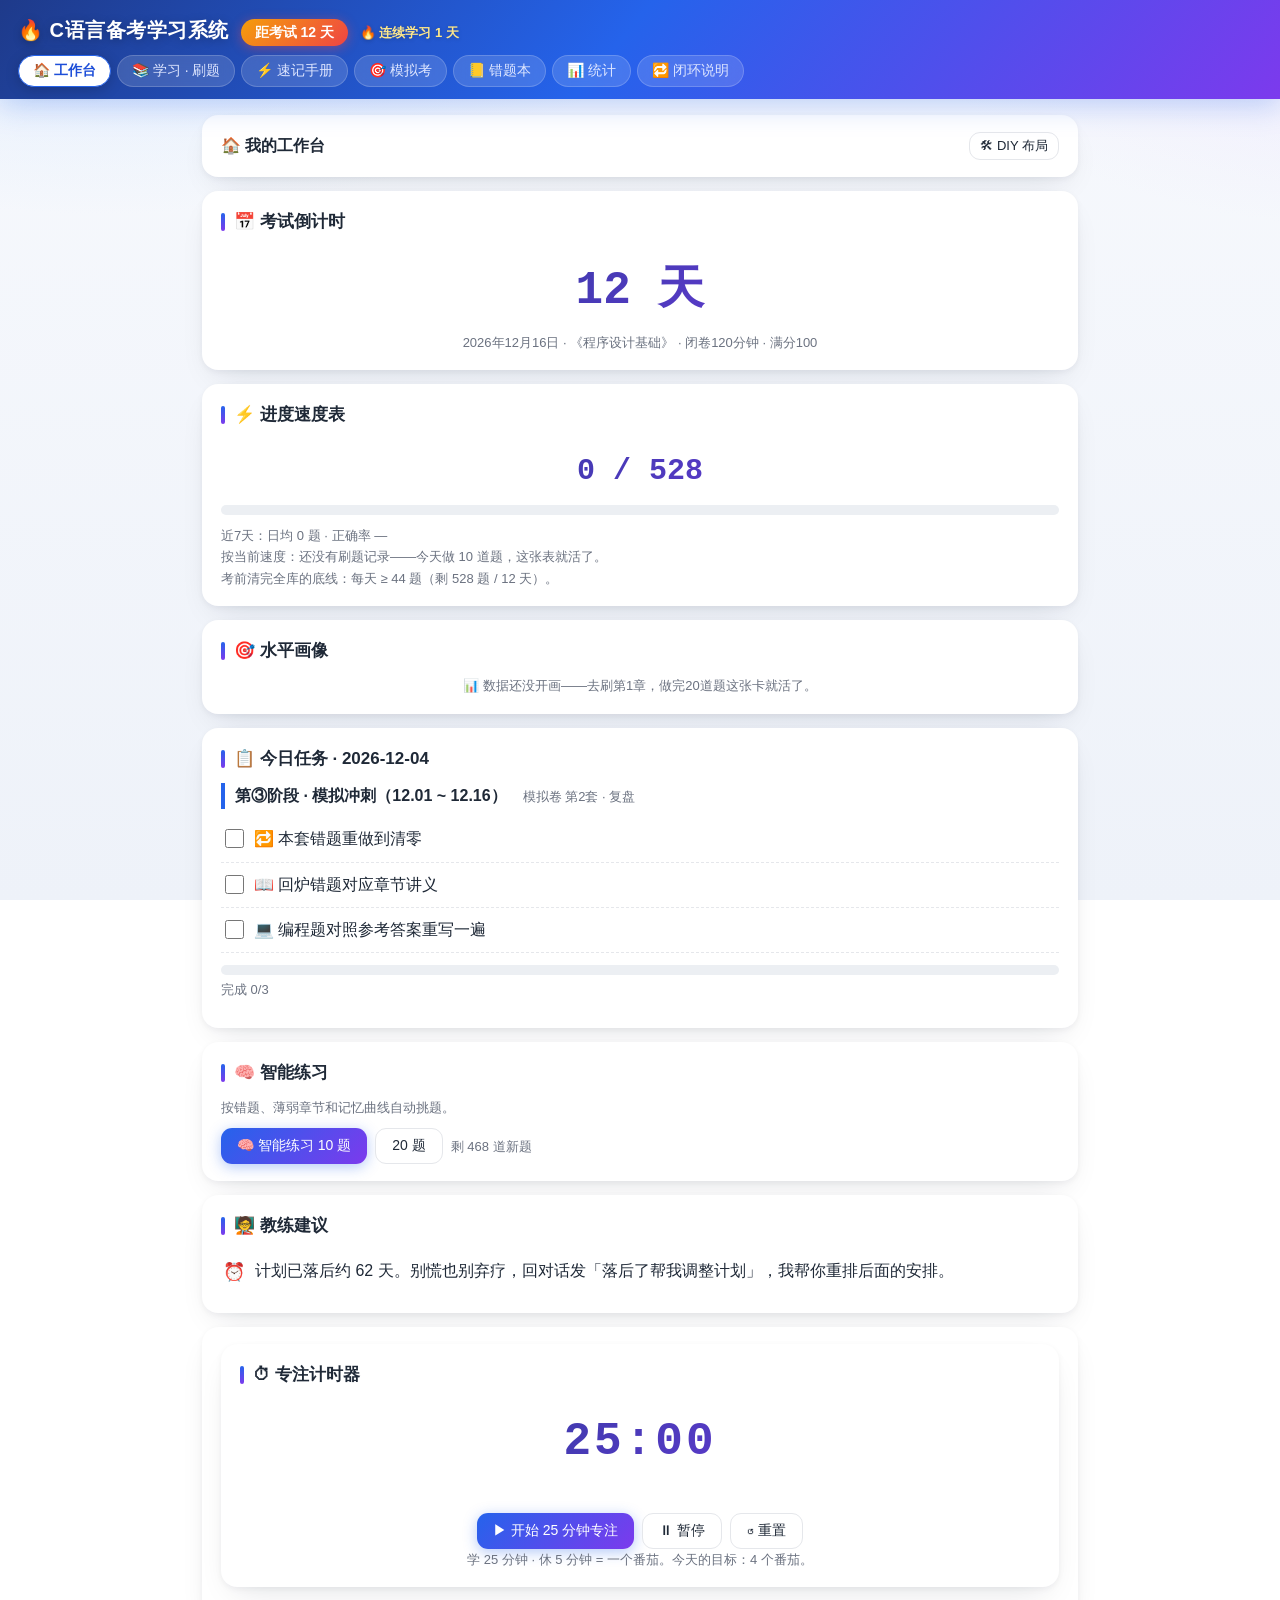
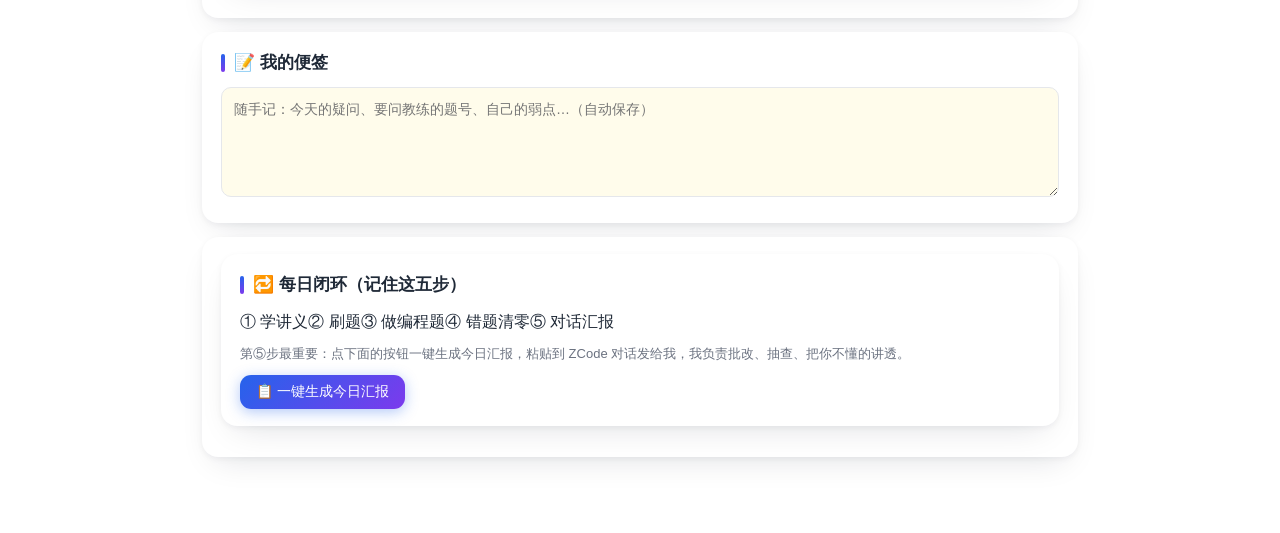
<file: index.html>
<!DOCTYPE html>
<html lang="zh-CN">
<head>
<meta charset="UTF-8">
<meta name="viewport" content="width=device-width, initial-scale=1">
<title>C语言备考学习系统 · 12月16日转段考试</title>
<link rel="stylesheet" href="style.css">
<link rel="manifest" href="manifest.webmanifest">
<meta name="theme-color" content="#2563eb">
<meta name="apple-mobile-web-app-capable" content="yes">
<meta name="apple-mobile-web-app-status-bar-style" content="black-translucent">
<link rel="apple-touch-icon" href="icons/icon-192.png">
</head>
<body>
<header>
  <div class="brand">
    <h1>🔥 C语言备考学习系统</h1>
    <span class="countdown" id="countdown">…</span>
    <span class="streak" id="streak"></span>
  </div>
  <nav id="tabs">
    <button data-tab="today">🏠 工作台</button>
    <button data-tab="study">📚 学习 · 刷题</button>
    <button data-tab="cheat">⚡ 速记手册</button>
    <button data-tab="mock">🎯 模拟考</button>
    <button data-tab="wrong">📒 错题本 <span class="badge hidden" id="wrongBadge"></span></button>
    <button data-tab="stats">📊 统计</button>
    <button data-tab="help">🔁 闭环说明</button>
  </nav>
</header>
<main id="view"><div class="card center big-emoji">⏳ 加载题库中…</div></main>

<script src="data/ch1.js"></script>
<script src="data/ch2.js"></script>
<script src="data/ch3.js"></script>
<script src="data/ch4.js"></script>
<script src="data/ch5.js"></script>
<script src="data/ch6.js"></script>
<script src="data/ch7.js"></script>
<script src="data/ch8.js"></script>
<script src="data/ch9.js"></script>
<script src="data/ch10.js"></script>
<script src="data/extra.js"></script>
<script src="data/hard.js"></script>
<script src="data/zhenti.js"></script>
<script src="data/zhenti2.js"></script>
<script src="data/zhenti3.js"></script>
<script src="app.js"></script>
</body>
</html>
</file>
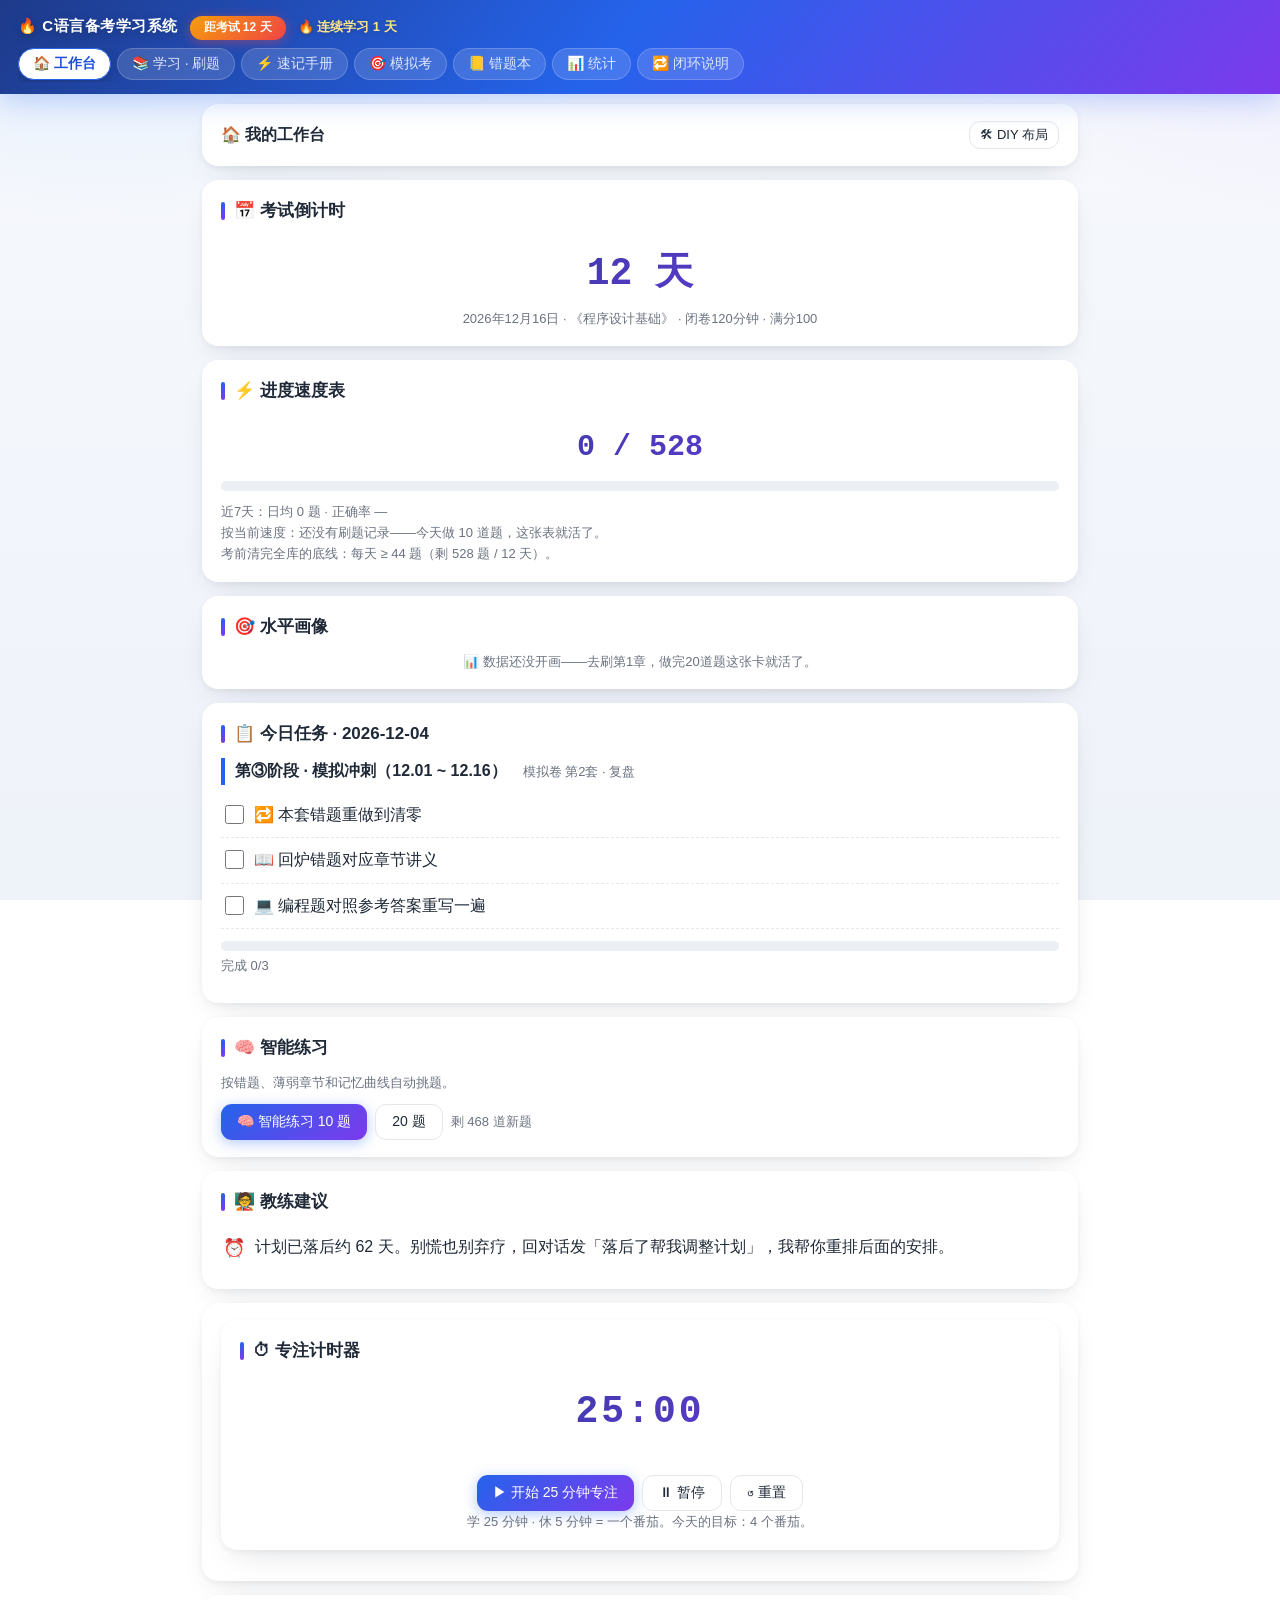
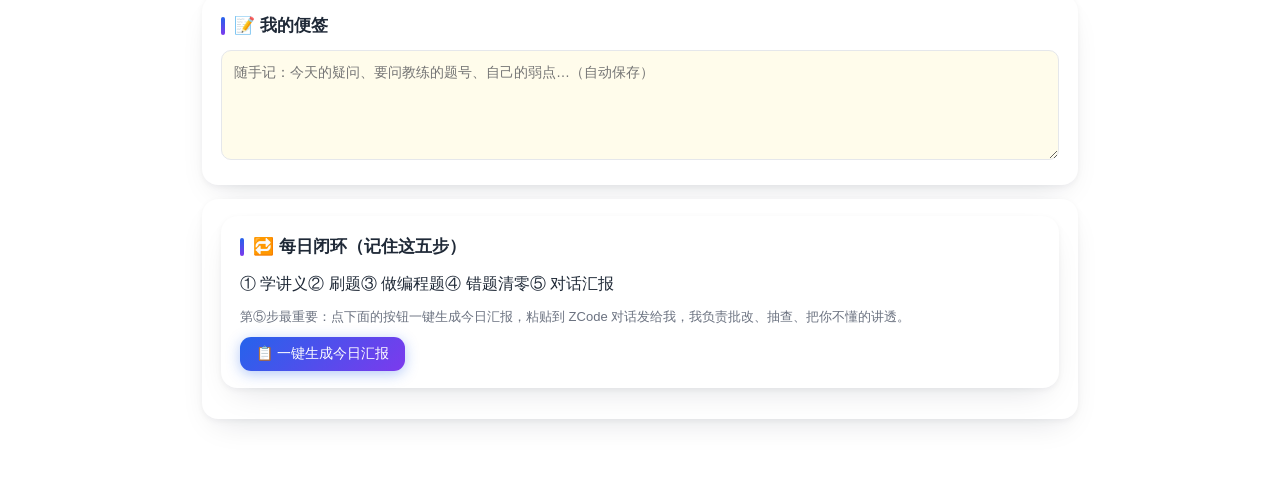
<file: 学习系统手机版.html>
<!DOCTYPE html>
<html lang="zh-CN">
<head>
<meta charset="UTF-8">
<meta name="viewport" content="width=device-width, initial-scale=1, maximum-scale=1, user-scalable=no">
<title>C语言备考系统·手机版</title>
<style>
/* C语言备考学习系统 样式 */
* { box-sizing: border-box; margin: 0; padding: 0; }
:root {
  --bg: #f4f6fa;
  --card: #ffffff;
  --ink: #1f2937;
  --muted: #6b7280;
  --line: #e5e7eb;
  --brand: #2563eb;
  --brand-soft: #dbeafe;
  --ok: #16a34a;
  --ok-soft: #dcfce7;
  --bad: #dc2626;
  --bad-soft: #fee2e2;
  --warn: #d97706;
  --warn-soft: #fef3c7;
}
body {
  font-family: "Microsoft YaHei", "PingFang SC", "Segoe UI", sans-serif;
  background: var(--bg);
  color: var(--ink);
  line-height: 1.65;
  padding-bottom: 60px;
}
/* ===== 顶栏 ===== */
header {
  position: sticky; top: 0; z-index: 10;
  background: #fff; border-bottom: 1px solid var(--line);
  padding: 10px 16px;
}
.brand { display: flex; align-items: baseline; gap: 12px; flex-wrap: wrap; }
.brand h1 { font-size: 20px; }
.countdown {
  background: var(--bad); color: #fff; border-radius: 999px;
  padding: 1px 12px; font-size: 13px; font-weight: bold;
}
.streak { color: var(--warn); font-size: 13px; font-weight: bold; }
nav { margin-top: 8px; display: flex; gap: 6px; flex-wrap: wrap; }
nav button {
  border: 1px solid var(--line); background: #fff; color: var(--ink);
  padding: 6px 14px; border-radius: 8px; cursor: pointer; font-size: 14px;
  font-family: inherit;
}
nav button.active { background: var(--brand); color: #fff; border-color: var(--brand); }
nav .badge {
  background: var(--bad); color: #fff; border-radius: 999px;
  font-size: 11px; padding: 0 6px; margin-left: 2px;
}
main { max-width: 900px; margin: 16px auto; padding: 0 12px; }
/* ===== 通用组件 ===== */
.card {
  background: var(--card); border: 1px solid var(--line);
  border-radius: 12px; padding: 16px 18px; margin-bottom: 14px;
  box-shadow: 0 1px 2px rgba(0,0,0,0.04);
}
.card h2 { font-size: 17px; margin-bottom: 10px; }
.card h3 { font-size: 15px; margin: 12px 0 6px; }
.btn {
  display: inline-block; border: 1px solid var(--line); background: #fff;
  color: var(--ink); padding: 8px 16px; border-radius: 8px; cursor: pointer;
  font-size: 14px; font-family: inherit; text-decoration: none;
}
.btn:hover { border-color: var(--brand); color: var(--brand); }
.btn.primary { background: var(--brand); border-color: var(--brand); color: #fff; }
.btn.primary:hover { opacity: .9; color: #fff; }
.btn.small { padding: 4px 10px; font-size: 13px; }
.btn.danger { border-color: var(--bad); color: var(--bad); }
.btn:disabled { opacity: .5; cursor: not-allowed; }
.pill {
  display: inline-block; background: var(--brand-soft); color: var(--brand);
  border-radius: 999px; font-size: 12px; padding: 1px 10px; margin-right: 6px;
}
.pill.gray { background: #eceff3; color: var(--muted); }
.pill.warn { background: var(--warn-soft); color: var(--warn); }
.pill.ok { background: var(--ok-soft); color: var(--ok); }
.pill.bad { background: var(--bad-soft); color: var(--bad); }
.bar { background: #eceff3; border-radius: 999px; height: 10px; overflow: hidden; }
.bar > div { background: var(--ok); height: 100%; border-radius: 999px; transition: width .3s; }
.muted { color: var(--muted); font-size: 13px; }
.hidden { display: none !important; }
/* 今日任务 */
.task { display: flex; align-items: flex-start; gap: 10px; padding: 9px 4px; border-bottom: 1px dashed var(--line); }
.task:last-child { border-bottom: none; }
.task input[type=checkbox] { width: 19px; height: 19px; margin-top: 3px; cursor: pointer; accent-color: var(--ok); flex: none; }
.task label { cursor: pointer; }
.task.done label { text-decoration: line-through; color: var(--muted); }
.phase-banner { border-left: 4px solid var(--brand); padding-left: 10px; margin-bottom: 8px; }
.loop-steps { display: flex; gap: 6px; flex-wrap: wrap; margin: 8px 0; }
.loop-steps span { background: var(--brand-soft); color: var(--brand); border-radius: 8px; padding: 4px 10px; font-size: 13px; font-weight: bold; }
/* 章节卡片 */
.ch-head { display: flex; align-items: center; gap: 10px; flex-wrap: wrap; }
.ch-head .grow { flex: 1; }
.ch-actions { display: flex; gap: 8px; flex-wrap: wrap; margin-top: 10px; }
details.notes { margin-top: 10px; }
details.notes summary { cursor: pointer; color: var(--brand); font-weight: bold; }
details.notes[open] summary { margin-bottom: 8px; }
.notes-body { border-top: 1px dashed var(--line); padding-top: 8px; font-size: 14px; }
.notes-body h3 { margin-top: 14px; }
.notes-body pre { background: #f6f8fa; border: 1px solid var(--line); border-radius: 8px; padding: 10px; overflow-x: auto; font-size: 13px; margin: 6px 0; }
.notes-body code { background: #f6f8fa; padding: 0 4px; border-radius: 4px; }
.notes-body ul { padding-left: 22px; margin: 6px 0; }
.notes-body table { border-collapse: collapse; margin: 6px 0; font-size: 13px; }
.notes-body th, .notes-body td { border: 1px solid var(--line); padding: 4px 8px; }
.notes-body th { background: #f6f8fa; }
/* 刷题 */
.qtop { display: flex; align-items: center; gap: 8px; flex-wrap: wrap; margin-bottom: 10px; }
.qtext { white-space: pre-wrap; font-size: 15px; margin-bottom: 12px; }
.qtext code, .opt code { font-family: Consolas, "Courier New", monospace; }
.opts { display: flex; flex-direction: column; gap: 8px; }
.opt {
  text-align: left; border: 1.5px solid var(--line); background: #fff;
  border-radius: 10px; padding: 11px 14px; cursor: pointer; font-size: 14.5px;
  font-family: inherit; white-space: pre-wrap; line-height: 1.55;
}
.opt:hover { border-color: var(--brand); background: var(--brand-soft); }
.opt.locked { pointer-events: none; }
.opt.correct { border-color: var(--ok); background: var(--ok-soft); }
.opt.wrong { border-color: var(--bad); background: var(--bad-soft); }
.expbox { margin-top: 12px; border-radius: 10px; padding: 10px 14px; font-size: 14px; }
.expbox.good { background: var(--ok-soft); border: 1px solid var(--ok); }
.expbox.bad2 { background: var(--bad-soft); border: 1px solid var(--bad); }
.codebox { background: #0f172a; color: #e2e8f0; border-radius: 10px; padding: 12px 14px; overflow-x: auto; font-family: Consolas, "Courier New", monospace; font-size: 13.5px; white-space: pre; margin-top: 8px; }
.qnav { display: flex; gap: 10px; margin-top: 14px; flex-wrap: wrap; align-items: center; }
/* 模拟考 */
.timer {
  font-size: 22px; font-weight: bold; font-family: Consolas, monospace;
  color: var(--brand); background: var(--brand-soft);
  border-radius: 8px; padding: 2px 14px; display: inline-block;
}
.timer.low { color: var(--bad); background: var(--bad-soft); }
.qgrid { display: flex; flex-wrap: wrap; gap: 6px; margin: 10px 0; }
.qgrid button {
  width: 34px; height: 34px; border-radius: 8px; border: 1px solid var(--line);
  background: #fff; cursor: pointer; font-size: 13px; font-family: inherit;
}
.qgrid button.cur { border-color: var(--brand); color: var(--brand); font-weight: bold; }
.qgrid button.done { background: var(--brand-soft); border-color: var(--brand-soft); }
.selfgrade { display: flex; flex-direction: column; gap: 8px; margin-top: 10px; }
.selfgrade label {
  border: 1.5px solid var(--line); border-radius: 10px; padding: 10px 14px;
  cursor: pointer; display: flex; gap: 10px; align-items: center; font-size: 14.5px;
}
.selfgrade label:hover { border-color: var(--brand); }
.selfgrade input { accent-color: var(--brand); width: 17px; height: 17px; }
/* 统计表格 */
table.stats { border-collapse: collapse; width: 100%; font-size: 14px; }
table.stats th, table.stats td { border-bottom: 1px solid var(--line); padding: 7px 8px; text-align: left; }
table.stats th { background: #f6f8fa; font-size: 13px; }
table.stats tr:hover td { background: #fafbfc; }
.rate-good { color: var(--ok); font-weight: bold; }
.rate-mid { color: var(--warn); font-weight: bold; }
.rate-bad { color: var(--bad); font-weight: bold; }
/* 帮助 */
.stepflow { display: flex; flex-direction: column; gap: 10px; }
.stepflow .s { display: flex; gap: 12px; align-items: flex-start; }
.stepflow .num {
  flex: none; width: 30px; height: 30px; border-radius: 50%; background: var(--brand);
  color: #fff; display: flex; align-items: center; justify-content: center; font-weight: bold;
}
.big-emoji { font-size: 40px; text-align: center; margin: 6px 0; }
.center { text-align: center; }
@media (max-width: 600px) {
  main { padding: 0 8px; }
  .card { padding: 12px; }
  .brand h1 { font-size: 16px; }
}
/* ===== v2 工作台 ===== */
.hero { display: flex; gap: 10px; flex-wrap: wrap; margin-bottom: 14px; }
.hero .card { flex: 1; min-width: 200px; margin-bottom: 0; text-align: center; padding: 12px; }
.hero .num { font-size: 26px; font-weight: bold; color: var(--brand); }
.hero .lbl { font-size: 13px; color: var(--muted); }
.advice-item { display: flex; gap: 10px; padding: 8px 2px; border-bottom: 1px dashed var(--line); align-items: flex-start; }
.advice-item:last-child { border-bottom: none; }
.advice-item .ico { flex: none; font-size: 18px; }
.weak-chips { display: flex; gap: 8px; flex-wrap: wrap; margin-top: 8px; }
.weak-chips button { border: 1px solid var(--bad-soft); background: var(--bad-soft); color: var(--bad); border-radius: 999px; padding: 4px 12px; cursor: pointer; font-size: 13px; font-family: inherit; }
.weak-chips button:hover { opacity: .8; }
.heat-row { display: flex; align-items: center; gap: 10px; padding: 5px 0; }
.heat-row .tname { width: 110px; flex: none; font-size: 13.5px; }
.heat-row .tbar { flex: 1; }
.heat-row .trate { width: 52px; text-align: right; font-size: 13px; }
.logbars { display: flex; align-items: flex-end; gap: 4px; height: 70px; padding-top: 6px; }
.logbars .lb { flex: 1; display: flex; flex-direction: column; justify-content: flex-end; align-items: center; gap: 3px; height: 100%; }
.logbars .bar2 { width: 70%; max-width: 26px; background: var(--brand); border-radius: 4px 4px 0 0; min-height: 2px; }
.logbars .lb.zero .bar2 { background: #e5e7eb; }
.logbars .cap { font-size: 10px; color: var(--muted); writing-mode: vertical-lr; height: 34px; overflow: hidden; }
.trendbox svg { max-width: 100%; }
.modal-mask { position: fixed; inset: 0; background: rgba(15,23,42,.45); z-index: 50; display: flex; align-items: center; justify-content: center; padding: 16px; }
.modal { background: #fff; border-radius: 12px; max-width: 640px; width: 100%; max-height: 84vh; overflow: auto; padding: 18px; }
.modal h3 { margin-bottom: 8px; }
.modal textarea { width: 100%; height: 200px; font-size: 12px; font-family: Consolas, monospace; border: 1px solid var(--line); border-radius: 8px; padding: 8px; box-sizing: border-box; }
.modal .mrow { display: flex; gap: 8px; margin-top: 10px; flex-wrap: wrap; }
.srs-lv { font-size: 11px; background: #eceff3; color: var(--muted); border-radius: 999px; padding: 1px 8px; }
.due-tip { background: var(--warn-soft); color: var(--warn); border-radius: 8px; padding: 6px 10px; font-size: 13px; margin-bottom: 10px; }
/* ===== v3 豪华版 ===== */
body {
  background:
    radial-gradient(1100px 520px at 8% -8%, #dbeafe 0%, transparent 55%),
    radial-gradient(900px 480px at 108% -4%, #ede9fe 0%, transparent 55%),
    linear-gradient(180deg, #f7f9fd 0%, #eef2f9 100%);
  background-attachment: fixed;
  min-height: 100vh;
}
header {
  background: linear-gradient(130deg, #1e3a8a 0%, #2563eb 48%, #7c3aed 100%);
  border: none;
  box-shadow: 0 6px 28px rgba(37, 99, 235, .28);
  padding: 14px 18px 12px;
}
.brand h1 {
  color: #fff; letter-spacing: .5px;
  text-shadow: 0 2px 10px rgba(0,0,0,.25);
}
.countdown {
  background: linear-gradient(135deg, #f59e0b, #ef4444);
  box-shadow: 0 2px 12px rgba(239, 68, 68, .45);
  font-size: 14px; padding: 2px 14px;
}
.streak { color: #fde68a; text-shadow: 0 1px 4px rgba(0,0,0,.2); }
nav button {
  background: rgba(255,255,255,.14);
  color: #e0e7ff;
  border: 1px solid rgba(255,255,255,.18);
  border-radius: 999px;
  backdrop-filter: blur(8px);
  transition: all .18s ease;
}
nav button:hover { background: rgba(255,255,255,.24); color: #fff; }
nav button.active {
  background: #fff; color: #1d4ed8; font-weight: bold;
  box-shadow: 0 3px 14px rgba(0,0,0,.18);
}
nav .badge { box-shadow: 0 1px 6px rgba(0,0,0,.35); }
.card {
  border-radius: 16px;
  border: 1px solid rgba(255,255,255,.75);
  box-shadow: 0 2px 6px rgba(15,23,42,.05), 0 14px 34px -14px rgba(15,23,42,.14);
  transition: transform .16s ease, box-shadow .16s ease;
}
.card:hover {
  transform: translateY(-2px);
  box-shadow: 0 6px 14px rgba(15,23,42,.07), 0 22px 44px -16px rgba(15,23,42,.20);
}
.card h2 { position: relative; padding-left: 13px; }
.card h2::before {
  content: ''; position: absolute; left: 0; top: 5px; bottom: 5px;
  width: 4px; border-radius: 2px;
  background: linear-gradient(180deg, #2563eb, #7c3aed);
}
.btn { border-radius: 11px; transition: all .16s ease; }
.btn.primary {
  background: linear-gradient(135deg, #2563eb, #7c3aed);
  border: none; color: #fff;
  box-shadow: 0 3px 14px rgba(37, 99, 235, .35);
}
.btn.primary:hover {
  transform: translateY(-1px); opacity: 1; color: #fff;
  box-shadow: 0 7px 20px rgba(37, 99, 235, .45);
}
.btn:not(.primary):hover { transform: translateY(-1px); }
.opt {
  border-radius: 13px;
  padding: 11px 14px 11px 54px;
  position: relative;
  transition: all .15s ease, transform .15s ease;
}
.opt .letter {
  position: absolute; left: 15px; top: 50%; transform: translateY(-50%);
  width: 27px; height: 27px; border-radius: 50%;
  background: #eef2f7; color: #64748b;
  display: flex; align-items: center; justify-content: center;
  font-weight: bold; font-size: 13px;
  transition: all .15s ease;
}
.opt:hover { transform: translateX(3px); }
.opt.correct { background: linear-gradient(135deg, #dcfce7, #d1fae5); animation: pop .3s ease; }
.opt.correct .letter { background: linear-gradient(135deg, #16a34a, #15803d); color: #fff; }
.opt.wrong { background: linear-gradient(135deg, #fee2e2, #fecaca); animation: shake .3s ease; }
.opt.wrong .letter { background: linear-gradient(135deg, #dc2626, #b91c1c); color: #fff; }
@keyframes pop { 0% { transform: scale(.98); } 55% { transform: scale(1.015); } 100% { transform: scale(1); } }
@keyframes shake { 0%,100% { transform: translateX(0); } 30% { transform: translateX(-4px); } 60% { transform: translateX(4px); } }
main > .card, main > div { animation: fadeUp .28s ease; }
@keyframes fadeUp { from { opacity: 0; transform: translateY(8px); } to { opacity: 1; transform: none; } }
.quote {
  font-size: 14px; color: #713f12; font-style: italic;
  background: linear-gradient(90deg, #fef9c3, #fef3c7 70%, transparent);
  border-left: 4px solid #f59e0b;
  padding: 9px 14px; border-radius: 0 10px 10px 0;
  margin-bottom: 14px;
}
.focus-clock {
  font-size: 46px; font-weight: 800; font-family: Consolas, monospace;
  letter-spacing: 3px; text-align: center;
  background: linear-gradient(135deg, #1e3a8a, #7c3aed);
  -webkit-background-clip: text; background-clip: text; color: transparent;
  padding: 6px 0 2px;
}
.focus-state { text-align: center; color: var(--muted); font-size: 13px; min-height: 20px; }
.confetti-piece {
  position: fixed; top: -24px; z-index: 99;
  width: 10px; height: 15px; border-radius: 2px;
  animation: fall linear forwards;
  pointer-events: none;
}
@keyframes fall { to { transform: translateY(106vh) rotate(720deg); opacity: .85; } }
.flash { border: 1px solid var(--line); border-radius: 14px; padding: 13px 16px; margin-bottom: 10px; background: rgba(255,255,255,.92); }
.flash summary { cursor: pointer; font-weight: bold; font-size: 15px; }
.flash summary .ftag { font-size: 12px; color: var(--brand); background: var(--brand-soft); border-radius: 999px; padding: 1px 10px; margin-right: 8px; }
.flash .fbody { margin-top: 9px; border-top: 1px dashed var(--line); padding-top: 9px; font-size: 14px; }
.flash .fbody pre { background: #f6f8fa; padding: 9px 12px; border-radius: 9px; overflow-x: auto; font-size: 13px; margin: 6px 0; }
.flash .fbody ul { padding-left: 20px; }
.flash .fbody table { border-collapse: collapse; font-size: 13px; margin: 6px 0; }
.flash .fbody th, .flash .fbody td { border: 1px solid var(--line); padding: 4px 9px; }
.flash .fbody th { background: #f6f8fa; }
#cheatSearch {
  width: 100%; padding: 11px 18px;
  border: 2px solid var(--line); border-radius: 999px;
  font-size: 15px; margin-bottom: 14px; box-sizing: border-box;
  font-family: inherit; background: rgba(255,255,255,.9);
  transition: border .15s ease, box-shadow .15s ease;
}
#cheatSearch:focus { outline: none; border-color: var(--brand); box-shadow: 0 0 0 4px var(--brand-soft); }
::-webkit-scrollbar { width: 10px; height: 10px; }
::-webkit-scrollbar-thumb { background: #c7d2e8; border-radius: 999px; border: 2px solid transparent; background-clip: content-box; }
::-webkit-scrollbar-thumb:hover { background: #94a8cc; background-clip: content-box; }
.expbox { border-radius: 12px; }
.timer { border-radius: 999px; }
/* ===== DIY 工作台 ===== */
.widget { position: relative; }
.widget.editing { outline: 2px dashed #a5b4fc; outline-offset: 3px; cursor: grab; }
.widget.dragging { opacity: .45; }
.wctrl { position: absolute; top: 10px; right: 10px; display: flex; gap: 5px; z-index: 5; }
.wbtn {
  width: 26px; height: 26px; border-radius: 8px; border: 1px solid var(--line);
  background: #fff; color: var(--muted); cursor: pointer; font-size: 13px; line-height: 1;
}
.wbtn:hover { border-color: var(--brand); color: var(--brand); }
.wbtn.danger:hover { border-color: var(--bad); color: var(--bad); }
.bigcount {
  font-size: 46px; font-weight: 800; text-align: center; padding: 8px 0 2px;
  font-family: Consolas, "Segoe UI", monospace;
  background: linear-gradient(135deg, #1e3a8a, #7c3aed);
  -webkit-background-clip: text; background-clip: text; color: transparent;
}
.notebox {
  width: 100%; min-height: 110px; resize: vertical;
  border: 1.5px solid var(--line); border-radius: 10px;
  padding: 10px 12px; font-size: 14px; font-family: inherit;
  box-sizing: border-box; background: #fffceb; line-height: 1.6;
}
.notebox:focus { outline: none; border-color: #f59e0b; }
.minirow { display: flex; align-items: center; gap: 10px; padding: 5px 0; cursor: pointer; }
.minirow .mname { width: 118px; flex: none; font-size: 13px; white-space: nowrap; overflow: hidden; text-overflow: ellipsis; }
.minirow .tbar { flex: 1; }
.minirow .trate { width: 46px; text-align: right; font-size: 12.5px; color: var(--muted); }
.minirow:hover .mname { color: var(--brand); }
.cheatin {
  width: 100%; padding: 9px 12px; margin-top: 8px;
  border: 1.5px solid var(--line); border-radius: 10px;
  font-size: 14px; font-family: inherit; box-sizing: border-box; background: #fff;
}
.cheatin:focus { outline: none; border-color: var(--brand); }
.linkrow { display: flex; align-items: center; gap: 8px; padding: 4px 0; }
.linkrow a { color: var(--brand); text-decoration: none; flex: 1; font-size: 14px; }
.linkrow a:hover { text-decoration: underline; }
.doodle { width: 100%; border: 1.5px solid var(--line); border-radius: 12px; background: #fff; touch-action: none; cursor: crosshair; }
.weekrow { display: flex; gap: 10px; padding: 6px 4px; border-bottom: 1px dashed var(--line); font-size: 13.5px; align-items: baseline; }
.weekrow:last-child { border-bottom: none; }
.weekrow.today { background: var(--brand-soft); border-radius: 8px; padding-left: 8px; }
.weekrow.today b { color: var(--brand); }
.weekrow.weekend span { color: var(--muted); }
.weekrow b { flex: none; width: 92px; }
.badgegrid { display: flex; flex-wrap: wrap; gap: 10px; }
.badge { width: 72px; text-align: center; opacity: .3; filter: grayscale(1); }
.badge.on { opacity: 1; filter: none; }
.badge .bico { font-size: 30px; }
.badge .bname { font-size: 11.5px; color: var(--muted); }
.badge.on .bname { color: var(--ink); font-weight: bold; }


/* ===== 手机版补充样式 ===== */
body { -webkit-tap-highlight-color: transparent; }
nav { flex-wrap: nowrap; overflow-x: auto; -webkit-overflow-scrolling: touch; padding-bottom: 2px; }
nav button { flex: none; }
.opt { padding-left: 48px; font-size: 14px; }
.qtext { font-size: 14.5px; }
.bigcount { font-size: 38px; }
.focus-clock { font-size: 38px; }
.brand h1 { font-size: 15px; }
.countdown { font-size: 12px; }
main { margin-top: 10px; }

</style>
<meta name="theme-color" content="#2563eb">
<meta name="apple-mobile-web-app-capable" content="yes">
<meta name="apple-mobile-web-app-status-bar-style" content="black-translucent">
</head>
<body>
<header>
  <div class="brand">
    <h1>🔥 C语言备考学习系统</h1>
    <span class="countdown" id="countdown">…</span>
    <span class="streak" id="streak"></span>
  </div>
  <nav id="tabs">
    <button data-tab="today">🏠 工作台</button>
    <button data-tab="study">📚 学习 · 刷题</button>
    <button data-tab="cheat">⚡ 速记手册</button>
    <button data-tab="mock">🎯 模拟考</button>
    <button data-tab="wrong">📒 错题本 <span class="badge hidden" id="wrongBadge"></span></button>
    <button data-tab="stats">📊 统计</button>
    <button data-tab="help">🔁 闭环说明</button>
  </nav>
</header>
<main id="view"><div class="card center big-emoji">⏳ 加载题库中…</div></main>

<script>
/* ============================================================
   题库 · 第1章 C语言概述
   教材：谭浩强《C语言程序设计教程（第4版）》
   type: single 单选 | judge 判断 | read 看程序写结果 | code 编程题
   ============================================================ */
window.QBANK = window.QBANK || [];
window.NOTES = window.NOTES || {};

window.NOTES[1] = {
  title: '第1章 C语言概述',
  points:
    '<h3>📌 本章考点清单</h3>' +
    '<ul>' +
    '<li>C程序的一般书写形式：<b>预处理命令 + main函数</b>。main函数<b>有且仅有一个、位置任意</b>，程序永远从main开始执行、到main结束。</li>' +
    '<li><b>函数</b>是C程序的基本单位；一个C程序由一个或多个函数组成。</li>' +
    '<li>每条语句以<b>分号</b>结束；注释有两种写法（// 与 /* */），<b>不参与编译</b>。</li>' +
    '<li>预处理命令以 # 开头，<b>不是C语句</b>，末尾不加分号。</li>' +
    '<li>上机开发四步：<b>编辑(.c) → 编译(.obj) → 链接(.exe) → 运行</b>。</li>' +
    '<li>C语言的特点与简史（1972—1973年，Dennis Ritchie，贝尔实验室，为改写UNIX而诞生）。</li>' +
    '</ul>' +
    '<h3>📖 核心讲解</h3>' +
    '<h4>1. C语言简史（了解即可）</h4>' +
    '<p>C语言诞生于 <b>1972—1973 年</b>，由美国贝尔实验室的 <b>Dennis M. Ritchie（D.M.里奇）</b> 在B语言基础上设计，最初目的就是<b>改写 UNIX 操作系统</b>。后来出现了 ANSI C（C89/C90）等标准，C语言凭借高效、可移植成为应用最广泛的语言之一。</p>' +
    '<h4>2. C语言的特点（常考“哪项不属于”）</h4>' +
    '<ul>' +
    '<li>① 语言简洁、紧凑，使用方便灵活（只有32个关键字）；</li>' +
    '<li>② 运算符丰富（34种运算符）；</li>' +
    '<li>③ 数据类型丰富；</li>' +
    '<li>④ 具有结构化的控制语句（if、for、while等），是结构化程序设计语言；</li>' +
    '<li>⑤ 语法限制不太严格，程序设计自由度大；</li>' +
    '<li>⑥ 允许直接访问物理地址、能进行位（bit）运算，兼有低级语言的功能；</li>' +
    '<li>⑦ 生成的目标代码质量高、执行效率高，且<b>可移植性好</b>。</li>' +
    '</ul>' +
    '<p class="muted">⚠️ C是<b>面向过程</b>的语言。“面向对象（类、继承）”是C++/Java的特点，不算C的特点——选择题最爱在这里挖坑。</p>' +
    '<h4>3. 标准程序结构框架（背下来）</h4>' +
    '<pre><code>#include &lt;stdio.h&gt;      /* 预处理命令：以#开头，不是C语句 */\nint main()               /* 函数首部 */\n{                        /* 函数体开始 */\n    int a, b;            /* 声明部分：定义变量 */\n    a = 3;  b = 5;       /* 执行部分：每条语句以;结束 */\n    printf("%d", a + b);\n    return 0;            /* 返回0，程序正常结束 */\n}                        /* 函数体结束 */</code></pre>' +
    '<p>记住三点：<b>① 函数 = 函数首部 + 函数体（花括号内的部分）</b>；② main有且仅有一个，位置任意；③ 程序从main的第一条语句开始执行，与main写在文件前面还是后面无关。</p>' +
    '<h4>4. 书写规范（好习惯）</h4>' +
    '<ul>' +
    '<li>一行写一条语句（一行也可以写多条，但可读性差）；</li>' +
    '<li>花括号上下对齐，{} 内部的语句向右缩进；</li>' +
    '<li>关键步骤加注释：<code>//</code> 只注释本行，<code>/* */</code> 可跨多行且必须成对；</li>' +
    '<li>C语言<b>严格区分大小写</b>：main 写成 Main 程序就找不到入口。</li>' +
    '</ul>' +
    '<h4>5. 上机开发四步（步骤和产物都要记牢）</h4>' +
    '<table>' +
    '<tr><th>步骤</th><th>做什么</th><th>得到什么</th></tr>' +
    '<tr><td>① 编辑</td><td>输入、修改源代码</td><td>.c 源文件</td></tr>' +
    '<tr><td>② 编译</td><td>翻译成机器指令，检查语法错误</td><td>.obj 目标文件</td></tr>' +
    '<tr><td>③ 链接</td><td>把目标文件与库函数连接起来</td><td>.exe 可执行文件</td></tr>' +
    '<tr><td>④ 运行</td><td>执行 .exe，查看结果</td><td>运行结果</td></tr>' +
    '</table>' +
    '<h3>⚠️ 易错陷阱清单</h3>' +
    '<ul>' +
    '<li>以为程序从“文件里排在最前面的函数”开始执行——永远从 <b>main</b> 开始，main的位置任意。</li>' +
    '<li>语句末尾漏分号；或者反过来给 <b>#include 后面加分号</b>——预处理命令不是语句，不加。</li>' +
    '<li>写了 /* 忘了写 */，后面的代码全被注释“吞”掉，报一片错；注释之间不能嵌套。</li>' +
    '<li>分不清 .obj 和 .exe：<b>编译</b>生成 .obj，<b>链接</b>之后才得到 .exe。</li>' +
    '<li>main 写成 mian、Main；printf 忘写双引号；用了中文标点（；、（）、“”都会编译报错）。</li>' +
    '<li>printf 输出时，双引号本身不输出；不写 \\n 就不会换行。</li>' +
    '</ul>'
};

window.QBANK.push(
  { id: 'ch1-1', ch: 1, type: 'single',
    q: '一个C程序的执行总是（　）。',
    opts: [
      '从本程序的main函数开始，到main函数结束',
      '从本程序文件的第一个函数开始，到本程序文件的最后一个函数结束',
      '从本程序的main函数开始，到本程序文件的最后一个函数结束',
      '从本程序文件的第一个函数开始，到本程序的main函数结束'
    ],
    ans: 0,
    exp: 'C程序有且仅有一个main函数，执行总是从main的第一条语句开始、到main结束，与main写在文件中的位置无关。选其他项就是把“书写位置”和“执行顺序”混为一谈。'
  },
  { id: 'ch1-2', ch: 1, type: 'single',
    q: '下列关于main函数的说法，正确的是（　）。',
    opts: [
      'main函数必须写在所有其他函数的最前面',
      'main函数必须写在程序的最后',
      '一个C程序中有且仅有一个main函数',
      '一个C程序中可以有两个main函数'
    ],
    ans: 2,
    exp: '每个C程序必须有且只能有一个main函数。main的位置任意，因为程序总是从main开始执行，而不是从文件开头执行。'
  },
  { id: 'ch1-3', ch: 1, type: 'single',
    q: 'C语言源程序的基本单位是（　）。',
    opts: ['语句', '函数', '程序行', '字符'],
    ans: 1,
    exp: '函数是C程序的基本单位，一个C程序由一个或多个函数组成，其中必须有且只有一个main函数。注意区分：函数的基本成分才是语句。'
  },
  { id: 'ch1-4', ch: 1, type: 'single',
    q: 'C语言中，每条语句和数据定义的结束标志是（　）。',
    opts: ['逗号', '冒号', '大括号', '分号'],
    ans: 3,
    exp: '每条语句末尾必须有分号，分号是语句不可缺少的组成部分。易错点：以#开头的预处理命令不是语句，末尾不加分号。'
  },
  { id: 'ch1-5', ch: 1, type: 'single',
    q: '下列关于C语言注释的说法，正确的是（　）。',
    opts: [
      '注释参与编译，会降低程序的运行速度',
      '注释可以不配对使用',
      '注释不参与编译，只是写给人看的说明文字',
      '注释内部还可以再嵌套注释'
    ],
    ans: 2,
    exp: '注释是给人看的，编译时被忽略，删掉注释不影响程序功能。/* */ 必须成对出现，且注释之间不能再嵌套注释。'
  },
  { id: 'ch1-6', ch: 1, type: 'single',
    q: '用C语言上机开发程序的正确顺序是（　）。',
    opts: [
      '编辑 → 编译 → 链接 → 运行',
      '编辑 → 链接 → 编译 → 运行',
      '编译 → 编辑 → 运行 → 链接',
      '运行 → 编译 → 链接 → 编辑'
    ],
    ans: 0,
    exp: '四步固定顺序：先编辑源程序得到.c文件；编译生成.obj目标文件；再把目标文件与库函数链接成.exe可执行文件；最后运行。'
  },
  { id: 'ch1-7', ch: 1, type: 'single',
    q: 'C源程序经过编译后生成的目标文件，其扩展名是（　）。',
    opts: ['.c', '.obj', '.exe', '.doc'],
    ans: 1,
    exp: '.c是源文件，编译后得到.obj目标文件，链接后得到.exe可执行文件。易错点：别把编译的产物（.obj）和链接的产物（.exe）记反。'
  },
  { id: 'ch1-8', ch: 1, type: 'single',
    q: '下列关于预处理命令的说法，正确的是（　）。',
    opts: [
      '预处理命令是C语句，末尾必须加分号',
      '预处理命令在程序运行时才被执行',
      '预处理命令只能写在main函数内部',
      '预处理命令以#开头，在编译之前处理，不是C语句'
    ],
    ans: 3,
    exp: '#include、#define等以#开头的命令在正式编译之前由预处理程序处理，它们不是C语句，末尾不加分号，也不属于任何函数。'
  },
  { id: 'ch1-9', ch: 1, type: 'single',
    q: '下列不属于C语言特点的是（　）。',
    opts: [
      '语言简洁、紧凑，使用方便灵活',
      '运算符丰富，允许直接访问物理地址、进行位运算',
      '是面向对象的程序设计语言，支持类和继承',
      '生成的目标代码质量高，程序可移植性好'
    ],
    ans: 2,
    exp: 'C语言是面向过程的结构化语言，面向对象（类、继承）是C++、Java的特点。其余三项都是教材归纳的C语言特点。'
  },
  { id: 'ch1-10', ch: 1, type: 'single',
    q: '关于C程序的书写格式，下列说法正确的是（　）。',
    opts: [
      '一条语句必须单独写在一行上',
      '一行内可以写多条语句，一条语句也可以分写在多行上',
      'C程序每行的开头必须写行号',
      'C语言不区分大小写字母'
    ],
    ans: 1,
    exp: 'C语言语法限制不严、书写自由：一行可写多条语句，一条语句也可拆成多行。但习惯上一行一句并缩进，提高可读性；C语言严格区分大小写。'
  },
  { id: 'ch1-11', ch: 1, type: 'single',
    q: '一个C语言函数一般由（　）两部分组成。',
    opts: [
      '主函数和子函数',
      '声明部分和注释部分',
      '预处理命令和执行部分',
      '函数首部和函数体'
    ],
    ans: 3,
    exp: '函数首部指函数的类型、名字和参数（如int main()），函数体是花括号{}括起来的部分，其中又包含声明部分和执行部分。'
  },
  { id: 'ch1-12', ch: 1, type: 'single',
    q: '以下叙述中正确的是（　）。',
    opts: [
      'C程序中的main函数必须位于程序的最前面',
      'C程序中每行只能写一条语句',
      'C程序中的注释可以写在一条语句的后面',
      'C语句末尾的分号在书写时可以省略'
    ],
    ans: 2,
    exp: '注释可以出现在程序中任何能放空格的地方，写在语句后面完全可以。main位置任意；一行可写多条语句；分号是语句的一部分，不能省略。'
  },
  { id: 'ch1-13', ch: 1, type: 'judge',
    q: '一个C程序中允许有两个或两个以上的main函数。',
    opts: ['正确', '错误'],
    ans: 1,
    exp: '错误。main函数有且仅有一个。程序从main开始执行，若有两个main，系统就不知道该从哪里开始了。'
  },
  { id: 'ch1-14', ch: 1, type: 'judge',
    q: 'C程序总是从程序文件中排在最前面的函数开始执行。',
    opts: ['正确', '错误'],
    ans: 1,
    exp: '错误。执行与函数的书写位置无关，程序总是从main函数开始执行、到main结束。'
  },
  { id: 'ch1-15', ch: 1, type: 'judge',
    q: '预处理命令 #include <stdio.h> 也是C语句，末尾必须加分号。',
    opts: ['正确', '错误'],
    ans: 1,
    exp: '错误。以#开头的预处理命令不是C语句，末尾不加分号，它在编译之前由预处理程序处理。'
  },
  { id: 'ch1-16', ch: 1, type: 'judge',
    q: 'C语言中，用 // 引出的注释只对当前一行有效；用 /* */ 引出的注释可以跨越多行，但必须成对出现。',
    opts: ['正确', '错误'],
    ans: 0,
    exp: '正确。// 从出现处注释到本行末尾；/* */ 必须成对，中间可以包含多行。两种注释都不参与编译。'
  },
  { id: 'ch1-17', ch: 1, type: 'read',
    q: '有以下程序\n' +
       '#include <stdio.h>\n' +
       'int main()\n' +
       '{\n' +
       '    printf("Hello, world!");\n' +
       '    return 0;\n' +
       '}\n' +
       '程序运行后的输出结果是（　）。',
    opts: ['Hello, world!', '"Hello, world!"', 'printf("Hello, world!");', '程序有错，无法运行'],
    ans: 0,
    exp: 'printf原样输出双引号内的普通字符，双引号本身不输出，输出后也不会自动换行。程序从main开始执行，语法正确，所以输出Hello, world!。'
  },
  { id: 'ch1-18', ch: 1, type: 'read',
    q: '有以下程序\n' +
       '#include <stdio.h>\n' +
       'void star()\n' +
       '{\n' +
       '    printf("***");\n' +
       '}\n' +
       'void hi()\n' +
       '{\n' +
       '    printf("hi");\n' +
       '}\n' +
       'int main()\n' +
       '{\n' +
       '    star();\n' +
       '    hi();\n' +
       '    star();\n' +
       '    return 0;\n' +
       '}\n' +
       '程序运行后的输出结果是（　）。',
    opts: ['hi******', '***hi***', '***hi', 'hi***'],
    ans: 1,
    exp: '程序从main开始执行：先调用star输出***，再调用hi输出hi，再调用star输出***，按调用顺序拼成***hi***。本题材考“从main开始、按顺序调用函数”。'
  },
  { id: 'ch1-19', ch: 1, type: 'read',
    q: '有以下程序\n' +
       '#include <stdio.h>\n' +
       'int main()\n' +
       '{\n' +
       '    int a = 3, b = 5;\n' +
       '    printf("%d", a + b);\n' +
       '    return 0;\n' +
       '}\n' +
       '程序运行后的输出结果是（　）。',
    opts: ['a+b', '35', '8', '%d'],
    ans: 2,
    exp: '%d是格式控制符，输出时被a+b的值8代替；%d本身不输出。注意a+b是算术相加得8，而不是把3和5拼接成35。'
  },
  { id: 'ch1-20', ch: 1, type: 'code',
    q: '编写一个完整的C程序，在屏幕上输出下面两行信息：\n' +
       'Hello C!\n' +
       'I love programming.\n' +
       '要求：程序包含预处理命令和main函数，每条语句单独占一行并以分号结束。',
    sample: '#include <stdio.h>\n' +
            'int main()\n' +
            '{\n' +
            '    printf("Hello C!\\n");\n' +
            '    printf("I love programming.\\n");\n' +
            '    return 0;\n' +
            '}',
    exp: '①用#include <stdio.h>包含头文件，末尾不加分号；②main函数体用{}括住；③printf中的\\n是换行符，输出完一行后换到下一行；④每条语句以分号结束，return 0表示程序正常结束。'
  }
);

</script>
<script>
// 第2章 程序的灵魂——算法
window.QBANK = window.QBANK || [];
window.NOTES = window.NOTES || {};
window.NOTES[2] = {
  title: '第2章 程序的灵魂——算法',
  points: '<h3>📌 本章考点清单</h3>' +
    '<ul>' +
    '<li>算法的概念：为解决一个问题而采取的<b>方法和步骤</b>。</li>' +
    '<li>算法<b>五大特性</b>：有穷性、确定性、可行性、输入（0个或多个）、输出（1个或多个）。</li>' +
    '<li>结构化程序<b>三种基本结构</b>：顺序、选择（分支）、循环。</li>' +
    '<li>算法的表示方法：自然语言、流程图、N-S图、伪代码、计算机语言。</li>' +
    '<li>结构化程序设计方法：自顶向下、逐步求精、模块化。</li>' +
    '</ul>' +
    '<h3>📖 核心讲解</h3>' +
    '<p><b>1. 什么是算法</b>：做任何事都有"方法和步骤"。例如求 1+2+…+100：①设 sum=0, i=1；②sum=sum+i；③i=i+1；④若 i≤100 返回②，否则输出 sum。这两行步骤就是一个算法。</p>' +
    '<p><b>2. 五大特性（选择题最爱）</b></p>' +
    '<ul>' +
    '<li><b>有穷性</b>：有限步骤内必须结束，不能死循环。</li>' +
    '<li><b>确定性</b>：每一步含义唯一，不能模棱两可。</li>' +
    '<li><b>可行性</b>：每一步都能实际做到（如除数不能为0）。</li>' +
    '<li><b>输入</b>：可以有 0 个或多个（有些算法不需要输入，如直接打印固定图形）。</li>' +
    '<li><b>输出</b>：至少 1 个（没有输出的算法没有意义）。</li>' +
    '</ul>' +
    '<p><b>3. 三种基本结构</b></p>' +
    '<pre>顺序结构：从上到下依次执行\n选择结构：if / switch，按条件走不同分支\n循环结构：while / do-while / for，重复执行</pre>' +
    '<p>共同特点：<b>单入口、单出口</b>，结构内没有"死语句"，没有"死循环"。这保证了程序可靠、可读。</p>' +
    '<p><b>4. 流程图符号</b></p>' +
    '<table><tr><th>符号</th><th>含义</th></tr>' +
    '<tr><td>圆角矩形（起止框）</td><td>开始 / 结束</td></tr>' +
    '<tr><td>矩形（处理框）</td><td>处理、计算</td></tr>' +
    '<tr><td>菱形（判断框）</td><td>条件判断，分两支走出</td></tr>' +
    '<tr><td>平行四边形</td><td>输入 / 输出</td></tr>' +
    '<tr><td>箭头（流程线）</td><td>执行方向</td></tr></table>' +
    '<p><b>5. N-S 图</b>：把全部算法写在一个矩形框内、去掉流程线的图，三种基本结构各对应一种框型，强迫程序结构化。</p>' +
    '<h3>⚠️ 易错陷阱</h3>' +
    '<ul>' +
    '<li>"输入可以是0个"是对的；"输出可以是0个"是错的——<b>输出至少1个</b>。</li>' +
    '<li>三种基本结构里没有"随机结构""并列结构"这种说法。</li>' +
    '<li>判断框是<b>菱形</b>，输入输出是<b>平行四边形</b>，别混。</li>' +
    '<li>goto 语句能构成循环但破坏结构化，实际编程<b>不提倡</b>使用。</li>' +
    '</ul>'
};
window.QBANK.push(
  { id: 'ch2-1', ch: 2, type: 'single', q: '所谓算法，指的是（　）。', opts: ['用计算机语言编写的程序', '为解决某一特定问题而采取的方法和步骤', '计算机的运算速度', '数据的存储结构'], ans: 1, exp: '算法 = 解决问题的方法和步骤，与用什么语言书写无关。程序只是算法用某种语言表达出来的结果。' },
  { id: 'ch2-2', ch: 2, type: 'single', q: '下列哪项不属于算法的特性（　）。', opts: ['有穷性', '确定性', '有零个或多个输入', '有无限多个输出'], ans: 3, exp: '算法要求有 1 个或多个输出（不能没有输出），"无限多个输出"既不是特性也不可行。' },
  { id: 'ch2-3', ch: 2, type: 'single', q: '算法的有穷性是指（　）。', opts: ['算法必须能在有限步骤内结束', '算法的输出是有限的', '算法的输入是有限的', '算法中变量的个数是有限的'], ans: 0, exp: '有穷性指算法必须在执行有限步骤之后终止，不能无限进行下去（如死循环就不满足有穷性）。' },
  { id: 'ch2-4', ch: 2, type: 'single', q: '结构化程序设计的三种基本结构是（　）。', opts: ['顺序结构、选择结构、循环结构', '输入结构、输出结构、运算结构', '主结构、子结构、函数结构', '整型结构、实型结构、字符型结构'], ans: 0, exp: '任何结构化程序都可以由顺序、选择、循环三种基本结构组合而成，这是结构化程序设计的核心结论。' },
  { id: 'ch2-5', ch: 2, type: 'single', q: '三种基本结构的共同特点是（　）。', opts: ['都只有一个入口和一个出口', '都可以没有出口', '都含有循环', '都含有条件判断'], ans: 0, exp: '每种基本结构都是单入口、单出口，这样才能保证整体程序结构清晰、便于验证。顺序结构就没有判断，循环结构才含循环。' },
  { id: 'ch2-6', ch: 2, type: 'single', q: '在流程图中，"判断框"使用的符号是（　）。', opts: ['矩形', '菱形', '平行四边形', '圆形'], ans: 1, exp: '菱形表示判断（条件分出一真一假两个出口）；矩形表示处理；平行四边形表示输入输出。' },
  { id: 'ch2-7', ch: 2, type: 'single', q: '在流程图中，表示"输入/输出"的符号是（　）。', opts: ['矩形', '菱形', '平行四边形', '箭头'], ans: 2, exp: '平行四边形专用于输入输出；矩形是处理框；箭头是流程线，表示执行方向。' },
  { id: 'ch2-8', ch: 2, type: 'judge', q: '一个算法可以没有输入，但必须至少有一个输出。', opts: ['正确', '错误'], ans: 0, exp: '算法的特性规定：可以有零个或多个输入（例如直接打印固定图案的程序无需输入），但必须有一个或多个输出，否则算法毫无意义。' },
  { id: 'ch2-9', ch: 2, type: 'judge', q: '用 goto 语句和标号可以构成循环，但结构化程序设计不提倡使用 goto 语句。', opts: ['正确', '错误'], ans: 0, exp: 'goto 可以强行跳转构成循环，但它使流程乱跳、破坏"单入口单出口"的结构化原则，所以不提倡使用。' },
  { id: 'ch2-10', ch: 2, type: 'read', q: '以下程序体现的是"交换两个变量"的算法，请写出输出结果：\n#include <stdio.h>\nint main()\n{\n    int a = 3, b = 5;\n    int t;\n    t = a;\n    a = b;\n    b = t;\n    printf("%d,%d", a, b);\n    return 0;\n}', opts: ['3,5', '5,3', '5,5', '3,3'], ans: 1, exp: '这是顺序结构的经典"三变量交换法"：t=a 存住3，a=b 后 a 变5，b=t 后 b 变3，输出 5,3。' },
  { id: 'ch2-11', ch: 2, type: 'read', q: '以下程序的输出结果是（提示：按顺序结构从上往下推演每个变量的值）：\n#include <stdio.h>\nint main()\n{\n    int x = 10;\n    x = x + 5;\n    x = x - 3;\n    printf("%d", x);\n    return 0;\n}', opts: ['10', '15', '12', '8'], ans: 2, exp: '顺序结构逐句执行：x 初值10，执行 x=x+5 后为15，再执行 x=x-3 后为12，输出12。' },
  { id: 'ch2-12', ch: 2, type: 'single', q: '下列关于算法表示方法的说法，错误的是（　）。', opts: ['可以用自然语言描述算法', '可以用流程图描述算法', '可以用N-S图描述算法', '算法只能用C语言表示，其他方法都不严谨'], ans: 3, exp: '算法的常用表示方法有自然语言、流程图、N-S图、伪代码和计算机语言等多种，并非只能用某种程序语言。' }
);

</script>
<script>
/* ============================================================
   题库 · 第3章 数据类型、运算符与表达式
   教材：谭浩强《C语言程序设计教程（第4版）》
   type: single 单选 | judge 判断 | blank 程序填空 | read 看程序写结果 | code 编程题
   ============================================================ */
window.QBANK = window.QBANK || [];
window.NOTES = window.NOTES || {};

window.NOTES[3] = {
  title: '第3章 数据类型、运算符与表达式',
  points:
    '<h3>📌 本章考点清单</h3>' +
    '<ul>' +
    '<li><b>标识符</b>：只能由字母、数字、下划线组成，数字不能开头，区分大小写，不能用关键字。_a 合法；Int 不是关键字（int 才是）。</li>' +
    '<li><b>整型常量</b>：十进制 19；八进制以 0 开头（010=8）；十六进制以 0x 开头（0x1f=31）；028 非法。</li>' +
    '<li><b>实型常量</b>：1.5e3、.5、3. 都合法；e3 非法（e 前必须有数字）。</li>' +
    '<li><b>字符与字符串</b>：\'a\' 占 1 字节；"a" 占 2 字节（含结束符 \\0）；常用转义字符 \\n、\\\\、\\\'、\\101（八进制ASCII）。</li>' +
    '<li><b>变量</b>：必须先定义后使用；VC++ 环境下 int 4 字节、char 1 字节、float 4 字节、double 8 字节；unsigned char 范围 0~255。</li>' +
    '<li><b>算术运算</b>：整数相除取整（5/2=2、-5/2=-2）；有实数则实除（5.0/2=2.5）；% 只能用于整型（5%2=1，5.0%2 非法）。</li>' +
    '<li><b>自增自减</b>：前置先加后用，后置先用后加（j=i++ 后 j=3,i=4；j=++i 后 j=4,i=4）。</li>' +
    '<li><b>类型转换</b>：混合运算由低向高转（char/short→int→unsigned→long→double）；赋值时右侧转左侧（a=7.9 得 7）；(int)x 强制转换只产生临时值。</li>' +
    '<li><b>赋值表达式</b>：赋值表达式有值，可连续赋值（a=b=5）；复合赋值 a*=b+3 等价于 a=a*(b+3)。</li>' +
    '<li><b>逗号表达式</b>：取最后一个表达式的值，x=(a=3,a+1,a+2) 得 5，a 仍为 3。</li>' +
    '<li><b>优先级</b>：! 高于算术，算术高于关系，关系高于 &amp;&amp; 和 ||，赋值几乎最低；sizeof(int)=4、sizeof(double)=8。</li>' +
    '</ul>' +
    '<h3>📖 核心讲解</h3>' +
    '<h4>1. 基本数据类型（VC++ 环境）</h4>' +
    '<table>' +
    '<tr><th>类型</th><th>关键字</th><th>字节数</th><th>范围/精度</th><th>用途</th></tr>' +
    '<tr><td>整型</td><td>int</td><td>4</td><td>约 ±21 亿</td><td>整数</td></tr>' +
    '<tr><td>字符型</td><td>char</td><td>1</td><td>-128~127（unsigned char 为 0~255）</td><td>一个字符</td></tr>' +
    '<tr><td>单精度实型</td><td>float</td><td>4</td><td>约 6~7 位有效数字</td><td>小数</td></tr>' +
    '<tr><td>双精度实型</td><td>double</td><td>8</td><td>约 15~16 位有效数字</td><td>精度高的小数</td></tr>' +
    '</table>' +
    '<h4>2. 常量写法正误对照（选择题最爱）</h4>' +
    '<table>' +
    '<tr><th>写法</th><th>对错</th><th>说明</th></tr>' +
    '<tr><td>010</td><td>✓</td><td>八进制，等于十进制 8</td></tr>' +
    '<tr><td>028</td><td>✗</td><td>8 不是八进制数字</td></tr>' +
    '<tr><td>0x1f</td><td>✓</td><td>十六进制，等于 31</td></tr>' +
    '<tr><td>1.5e3</td><td>✓</td><td>指数形式，等于 1500</td></tr>' +
    '<tr><td>e3</td><td>✗</td><td>e 前必须有数字</td></tr>' +
    '<tr><td>.5、3.</td><td>✓</td><td>等于 0.5、3.0，小数点前后可为空</td></tr>' +
    '<tr><td>\'a\'</td><td>✓</td><td>字符常量，1 字节</td></tr>' +
    '<tr><td>\'ab\'</td><td>✗</td><td>字符常量只能写一个字符</td></tr>' +
    '<tr><td>"a"</td><td>✓</td><td>字符串常量，2 字节（含结束符 \\0）</td></tr>' +
    '<tr><td>\'\\n\'、\'\\\\\'、\'\\\'\'</td><td>✓</td><td>转义字符：换行、反斜杠、单引号</td></tr>' +
    '<tr><td>\'\\101\'</td><td>✓</td><td>八进制 ASCII 码 101=65，即字母 A</td></tr>' +
    '</table>' +
    '<h4>3. 变量定义与初始化</h4>' +
    '<pre><code>int a = 3, b;\nfloat x = 1.5;\ndouble y;\nchar ch = \'A\';    /* 变量必须先定义后使用 */</code></pre>' +
    '<p>变量名区分大小写，Sum 和 sum 是两个不同的变量；同一个函数中不能定义同名变量，也不能用关键字作变量名。</p>' +
    '<h4>4. 整除与取余（必考）</h4>' +
    '<pre><code>printf("%d", 5 / 2);     /* 2   整数相除，小数直接丢掉 */\nprintf("%d", -5 / 2);    /* -2  向零取整 */\nprintf("%f", 5.0 / 2);   /* 2.5 有一个实数就按实数除 */\nprintf("%d", 5 % 2);     /* 1   取余 */\nprintf("%d", 5.0 % 2);   /* 错！% 两侧必须都是整型 */</code></pre>' +
    '<h4>5. 自增自减口诀</h4>' +
    '<pre><code>int i = 3, j;\nj = i++;   /* 后置：先用后加，执行后 j=3, i=4 */\nj = ++i;   /* 前置：先加后用，执行后 j=4, i=4 */</code></pre>' +
    '<p>口诀：<b>前置先加后用，后置先用后加</b>。做题拿不准时，把 ++ 拆成两条独立语句最保险；千万不要在一个表达式里对同一变量多次 ++/--。</p>' +
    '<h4>6. 类型转换两条规则</h4>' +
    '<ul>' +
    '<li><b>运算时向上转</b>：char/short → int → unsigned → long → double。3.5 / 2 中的 2 先提升为 2.0，结果 1.75。</li>' +
    '<li><b>赋值时向左转</b>：右侧结果转成左侧变量的类型。int a; a = 7.9; 后 a=7（直接截断小数，不是四舍五入）。</li>' +
    '</ul>' +
    '<pre><code>int x = (int)2.5 + (int)4.7;   /* 各自取整：2+4=6 */\nint y = (int)(2.5 + 4.7);      /* 先求和7.2再取整：7 */\n/* 强制转换只产生临时值，不改变原变量本身 */</code></pre>' +
    '<h4>7. 优先级速记（从高到低）</h4>' +
    '<p><b>!</b> → 算术(+ - * / %) → 关系(&gt; &lt; == !=) → &amp;&amp; → || → 赋值(=) → 逗号</p>' +
    '<pre><code>int a = 5;\nprintf("%d", !a + 2);   /* 先算 !a 得 0，再 +2，输出 2 */</code></pre>' +
    '<h4>8. printf / scanf 最常用格式符速查</h4>' +
    '<table>' +
    '<tr><th>格式符</th><th>用途</th></tr>' +
    '<tr><td>%d</td><td>int 型输入输出</td></tr>' +
    '<tr><td>%f</td><td>输出 float/double，默认 6 位小数</td></tr>' +
    '<tr><td>%lf</td><td>输入 double（scanf 里用）</td></tr>' +
    '<tr><td>%c</td><td>一个字符</td></tr>' +
    '<tr><td>%s</td><td>字符串</td></tr>' +
    '<tr><td>%ld</td><td>long 型整数</td></tr>' +
    '</table>' +
    '<p>scanf 读入普通变量必须加取地址符 &amp;：scanf("%d", &amp;a); 详细用法见第4章讲义。</p>' +
    '<h3>⚠️ 易错陷阱清单</h3>' +
    '<ul>' +
    '<li>028 不是八进制——八进制里根本没有数字 8。</li>' +
    '<li>e3 不合法：e 前必须有数字；.5、3. 却是合法的。</li>' +
    '<li>\'a\' 占 1 字节，"a" 占 2 字节（多的是结束符 \\0）。</li>' +
    '<li>5/2=2 不是 2.5！想得 2.5 要写成 5.0/2。</li>' +
    '<li>% 两侧必须都是整型，5.0%2 直接编译报错。</li>' +
    '<li>j=i++ 得 j=3，j=++i 得 j=4，一字之差结果完全不同。</li>' +
    '<li>a=7.9 后 a 是 7：赋值截断丢小数，不四舍五入。</li>' +
    '<li>a*=b+3 是 a=a*(b+3)，右侧整体先算，不是 a=a*b+3。</li>' +
    '<li>逗号表达式取最后一个：x=(a=3,a+1,a+2) 得 5，且 a 仍是 3。</li>' +
    '<li>(int)x 只是临时转换，x 本身的值不变。</li>' +
    '<li>sizeof(3.14) 是 8：实型常量默认按 double 存储。</li>' +
    '<li>(double)(3/2) 得 1.0 不是 1.5：小数在整除时就已丢失，强转救不回来。</li>' +
    '</ul>'
};

window.QBANK.push(
  { id: 'ch3-1', ch: 3, type: 'single', q: '下列选项中，可以作为C语言用户标识符的是（　）。', opts: ['3ab', 'int', '_a', 'a-b'], ans: 2, exp: '标识符只能由字母、数字、下划线组成，且数字不能开头：3ab 数字开头，int 是关键字，a-b 中的减号不允许；只有 _a 合法。' },
  { id: 'ch3-2', ch: 3, type: 'single', q: '下列各组标识符中，全部合法的一组是（　）。', opts: ['sum、Int、_123', 'char、a_2、main', '2ab、day、_k', 'A$3、x1、for'], ans: 0, exp: 'C语言区分大小写，Int 与关键字 int 不同，是合法标识符；char、for 是关键字，2ab 数字开头，A$3 中的 $ 不是合法字符。' },
  { id: 'ch3-3', ch: 3, type: 'single', q: '关于C语言中的变量，下列说法正确的是（　）。', opts: ['变量可以先使用，后定义', '变量必须先定义后使用', '变量名可以使用关键字', '同一个函数中可以定义两个同名的变量'], ans: 1, exp: 'C语言规定变量必须"先定义，后使用"，定义时系统才为它分配存储单元；关键字不能作变量名，同名变量也不允许重复定义。' },
  { id: 'ch3-4', ch: 3, type: 'single', q: '下列整型常量中，不合法的是（　）。', opts: ['010', '0x1f', '028', '-123'], ans: 2, exp: '028 以 0 开头按八进制处理，但八进制里根本没有数字 8；010 是八进制等于十进制 8；0x1f 是十六进制等于 31；-123 合法。' },
  { id: 'ch3-5', ch: 3, type: 'single', q: '下列实型常量中，不合法的是（　）。', opts: ['e3', '.5', '3.', '1.5e3'], ans: 0, exp: '指数形式的实数 e 前必须有数字、e 后必须是整数，e3 缺少底数；.5 即 0.5、3. 即 3.0、1.5e3 即 1500，都合法。' },
  { id: 'ch3-6', ch: 3, type: 'single', q: '下列字符常量的写法中，错误的是（　）。', opts: ["'\\n'", "'abc'", "'\\''", "'0'"], ans: 1, exp: '字符常量只能是一个普通字符或转义字符，\'abc\' 写了三个字符，不合法；\'\\n\'、\'\\\'\'、\'0\' 都是合法的字符常量。' },
  { id: 'ch3-7', ch: 3, type: 'single', q: '关于字符串常量"a"和字符常量\'a\'，下列说法正确的是（　）。', opts: ['完全相同，都占 1 个字节', '"a"占 2 个字节（含结束符\\0），\'a\'占 1 个字节', '"a"占 1 个字节，\'a\'占 2 个字节', '两者都占 2 个字节'], ans: 1, exp: '字符串常量末尾系统自动补结束符 \\0，所以 "a" 占 2 个字节；\'a\' 是字符常量只占 1 个字节，两者的类型也不同。' },
  { id: 'ch3-8', ch: 3, type: 'single', q: '转义字符\'\\101\'代表的字符是（　）。', opts: ['A', 'a', 'e', '\\0'], ans: 0, exp: '\\101 表示八进制 ASCII 码 101，即十进制 65，正好是大写字母 A；不要与 \\0 混淆。' },
  { id: 'ch3-9', ch: 3, type: 'single', q: '在VC++环境下，sizeof(int)、sizeof(char)、sizeof(double) 的值依次是（　）。', opts: ['2、1、8', '4、2、8', '4、1、8', '4、1、4'], ans: 2, exp: 'VC++/GCC 下 int 占 4 字节、char 占 1 字节、double 占 8 字节，这组数字要记牢；int 占 2 字节是旧 Turbo C 的说法。' },
  { id: 'ch3-10', ch: 3, type: 'single', q: '表达式 sizeof(3.14) 的值是（　）。', opts: ['4', '2', '8', '16'], ans: 2, exp: '3.14 是实型常量，系统默认按 double 类型存储，占 8 字节；只有加 f 后缀（如 3.14f）才是 float 型。' },
  { id: 'ch3-11', ch: 3, type: 'single', q: 'unsigned char 类型变量的取值范围是（　）。', opts: ['0~127', '-128~127', '1~256', '0~255'], ans: 3, exp: 'unsigned char 是无符号型，1 字节 8 位全部用来表示数值，范围 0~255；带符号的 char 才是 -128~127。' },
  { id: 'ch3-12', ch: 3, type: 'single', q: '已知字符\'A\'的 ASCII 码值为 65，有以下程序段：\nchar c = \'A\' + 32;\nprintf("%c", c);\n运行后输出的结果是（　）。', opts: ['97', '65', 'a', 'A'], ans: 2, exp: '\'A\'+32 即 65+32=97，正是小写字母 a 的 ASCII 码；%c 按字符输出 a。这就是大小写字母互相转换的原理，若用 %d 输出则是 97。' },
  { id: 'ch3-13', ch: 3, type: 'single', q: '表达式 5 / 2 + 5 % 2 的值是（　）。', opts: ['3.5', '2', '2.5', '3'], ans: 3, exp: '两个整数相除只取整数部分：5/2=2；5%2 取余得 1；所以结果是 2+1=3。易错点是把 5/2 当成 2.5。' },
  { id: 'ch3-14', ch: 3, type: 'single', q: '表达式 -5 / 2 和 5.0 / 2 的值依次是（　）。', opts: ['-2.5、2.5', '-2、2', '-2、2.5', '-2.5、2'], ans: 2, exp: '两个整数相除向零取整，-5/2=-2 而不是 -2.5；只要有一个操作数是实数（5.0/2）就按实数除法，得 2.5。' },
  { id: 'ch3-15', ch: 3, type: 'single', q: '下列表达式中，不合法（编译报错）的是（　）。', opts: ['5%2', '5%(-2)', '-5%2', '5.0%2'], ans: 3, exp: '求余运算符 % 要求两侧的操作数都必须是整型，5.0%2 不合法；其余三个都是整数取余，完全合法。' },
  { id: 'ch3-16', ch: 3, type: 'single', q: '表达式 (double)(3 / 2) 的值是（　）。', opts: ['1.5', '1.0', '1', '2'], ans: 1, exp: '括号优先：先算 3/2，两个整数相除得 1，小数已经丢掉，再转成 double 得 1.0。强制转换救不回已丢失的小数。' },
  { id: 'ch3-17', ch: 3, type: 'single', q: '设有定义 double x = 3.5; int y = 2; 则表达式 x / y 的值是（　）。', opts: ['1', '1.75', '2', '1.5'], ans: 1, exp: '混合运算时类型向高转：y 先提升为 double 型 2.0 再相除，3.5/2.0=1.75；若 x 也是 int，结果才会是 1。' },
  { id: 'ch3-18', ch: 3, type: 'single', q: '设有定义 int a; 执行语句 a = 7.9; 后，变量 a 的值是（　）。', opts: ['7.9', '8', '0', '7'], ans: 3, exp: '赋值时右侧转换成左侧类型：7.9 赋给 int 变量直接截断小数得 7，不是四舍五入，也不会得到 8。' },
  { id: 'ch3-19', ch: 3, type: 'single', q: '设有定义 float x = 2.5, y = 4.7; 则表达式 (int)(x + y) 和 (int)x + (int)y 的值依次是（　）。', opts: ['7、6', '6、7', '7、7', '6、6'], ans: 0, exp: '(int)(x+y) 先求和 7.2 再取整得 7；(int)x+(int)y 是各自先取整再相加 2+4=6。括号位置不同，结果不同。' },
  { id: 'ch3-20', ch: 3, type: 'single', q: '设有定义 int x, a; 执行语句 x = (a = 3) * 2; 后，x 和 a 的值分别是（　）。', opts: ['x=6、a=3', 'x=5、a=3', 'x=6、a=6', 'x=3、a=3'], ans: 0, exp: '赋值表达式 a=3 本身有值、值就是 3，乘 2 得 6，同时 a 被赋为 3。这是"赋值表达式有值"的典型用法。' },
  { id: 'ch3-21', ch: 3, type: 'single', q: '设有定义 int a, b; 执行语句 a = b = 5; 后，a 和 b 的值分别是（　）。', opts: ['a=5、b=5', 'a=5、b的值不确定', 'a=0、b=5', '语法错误，不允许连续赋值'], ans: 0, exp: '赋值运算符从右向左结合，a=b=5 等价于 a=(b=5)：赋值表达式 b=5 的值是 5，再赋给 a，所以 a、b 都是 5。' },
  { id: 'ch3-22', ch: 3, type: 'single', q: '设有定义 int a = 5, b = 3; 执行语句 a *= b + 3; 后，a 的值是（　）。', opts: ['30', '18', '24', '15'], ans: 0, exp: '复合赋值号右边是一个整体：a*=b+3 等价于 a=a*(b+3)=5*6=30，而不是 a=a*b+3=18。' },
  { id: 'ch3-23', ch: 3, type: 'single', q: '设有定义 int x, a; 执行语句 x = (a = 3, a + 1, a + 2); 后，x 和 a 的值分别是（　）。', opts: ['x=6、a=3', 'x=5、a=3', 'x=6、a=5', 'x=5、a=5'], ans: 1, exp: '逗号表达式取最后一个表达式的值：a+2=5 赋给 x；a+1、a+2 都没有改变 a，所以 a 仍是 3。' },
  { id: 'ch3-24', ch: 3, type: 'single', q: '设有定义 int a = 5; 表达式 !a + 2 的值是（　）。', opts: ['0', '1', '2', '3'], ans: 2, exp: '逻辑非 ! 的优先级高于算术运算符：先算 !a，a 非 0 得 0，再算 0+2=2。注意不是先算 a+2。' },
  { id: 'ch3-25', ch: 3, type: 'single', q: '设有定义 int a = 3, b = 4; 表达式 a + 1 > b 的值是（　）。', opts: ['1', '4', '0', '3'], ans: 2, exp: '算术运算优先于关系运算：先算 a+1=4，再判断 4>4 不成立，关系表达式的值为 0（假）；若成立则为 1。' },
  { id: 'ch3-26', ch: 3, type: 'judge', q: 'C语言严格区分大小写，所以 Int 和 int 是两个不同的标识符，Int 不是关键字。', opts: ['正确', '错误'], ans: 0, exp: '关键字都是小写（如 int、float、for），Int 以大写 I 开头，系统把它当作普通标识符处理，是合法的。' },
  { id: 'ch3-27', ch: 3, type: 'judge', q: '在C语言中，表达式 1 / 2 的值是 0.5。', opts: ['正确', '错误'], ans: 1, exp: '两个整数相除仍得整数，1/2=0，小数被截断丢弃；要得到 0.5 必须写成 1.0/2 或 1/2.0。' },
  { id: 'ch3-28', ch: 3, type: 'judge', q: '设有定义 double x = 3.14; 执行语句 (int)x; 后，变量 x 的值变为 3。', opts: ['正确', '错误'], ans: 1, exp: '(int)x 只是把 x 的值临时转换成 3 参与运算，x 本身的值和类型都不变，仍是 3.14；要改变 x 必须写 x = (int)x;。' },
  { id: 'ch3-29', ch: 3, type: 'blank', q: '下面程序的功能是把小写字母转换成大写字母输出，请补全程序：\n#include <stdio.h>\nint main()\n{\n    char c1 = \'a\', c2;\n    c2 = ____;      /* 将小写字母转换为大写字母 */\n    printf("%c\\n", c2);\n    return 0;\n}\n横线处应填（　）。', opts: ["c1+'A'-'a'", 'c1+32', "c1-'a'", "c1+'a'"], ans: 0, exp: '大小写字母的 ASCII 码相差 32，小写转大写应减 32；\'A\'-\'a\' 恰好等于 -32，所以 c1+\'A\'-\'a\' 正确；c1+32 得 129，已超出字母范围。' },
  { id: 'ch3-30', ch: 3, type: 'blank', q: '下面程序用于拆分三位整数 123，输出它的个位和百位数字，请补全程序：\n#include <stdio.h>\nint main()\n{\n    int n = 123, a, b;\n    a = ____;      /* 求个位数字 */\n    b = n / 100;   /* 求百位数字 */\n    printf("%d %d\\n", a, b);\n    return 0;\n}\n横线处应填（　）。', opts: ['n/10', 'n%10', 'n/100', 'n%100'], ans: 1, exp: '个位数字 = 123%10 = 3；n/10=12、n/100=1 都不是个位；百位正是 n/100=1。程序输出 3 1。' },
  { id: 'ch3-31', ch: 3, type: 'blank', q: '下面程序要求执行后 x 的值为 8，且 a 保持为 3，请补全程序：\n#include <stdio.h>\nint main()\n{\n    int a, x;\n    x = (a = 3, ____);   /* 执行后 x 的值为 8 */\n    printf("%d\\n", x);\n    return 0;\n}\n横线处应填（　）。', opts: ['a+5', 'a=5', 'a+1', 'a*5'], ans: 0, exp: '逗号表达式取最后一项的值：填 a+5 时 x=8 且 a 不变；若填 a=5，则 x=5 且 a 被改成了 5，不符合要求。' },
  { id: 'ch3-32', ch: 3, type: 'read', q: '有以下程序\n#include <stdio.h>\nint main()\n{\n    int i = 3, j = 10, k;\n    j = i++;\n    k = ++j;\n    printf("%d,%d,%d\\n", i, j, k);\n    return 0;\n}\n程序运行后的输出结果是（　）。', opts: ['3,4,4', '4,4,4', '4,3,4', '4,4,3'], ans: 1, exp: 'j=i++ 先用后加：j 得 3、i 变 4；k=++j 先加后用：j 先变 4、k 得 4。输出 4,4,4。自增拆在不同语句中，结果唯一。' },
  { id: 'ch3-33', ch: 3, type: 'read', q: '有以下程序\n#include <stdio.h>\nint main()\n{\n    int a = 5, b = 2;\n    double x;\n    x = a / b;\n    printf("%.1f\\n", x);\n    printf("%d\\n", a % b);\n    return 0;\n}\n程序运行后的输出结果是（　）。', opts: ['2.0\\n1', '2.5\\n1', '2.0\\n0', '2\\n1'], ans: 0, exp: 'a/b 是两个 int 相除，先按整除得 2，再转成 double 赋给 x 得 2.0；5%2=1。易错点：不是 2.5，整数除法在赋值之前就完成了。' },
  { id: 'ch3-34', ch: 3, type: 'read', q: '有以下程序\n#include <stdio.h>\nint main()\n{\n    char c1 = \'A\', c2;\n    c2 = c1 + 3;\n    printf("%c,%d\\n", c2, c1);\n    return 0;\n}\n程序运行后的输出结果是（　）。', opts: ['D,66', '71,65', 'D,65', '68,65'], ans: 2, exp: 'c2 = \'A\'+3 即 65+3=68，是字母 D，%c 输出 D；%d 输出 c1 的 ASCII 码 65。结果为 D,65。' },
  { id: 'ch3-35', ch: 3, type: 'code',
    q: '编写一个完整的C程序：从键盘输入一个三位整数 n，输出它的个位、十位、百位数字（要求用整数除法和求余运算实现）。',
    sample: '#include <stdio.h>\n' +
            'int main()\n' +
            '{\n' +
            '    int n, g, s, b;\n' +
            '    scanf("%d", &n);\n' +
            '    g = n % 10;         /* 个位 */\n' +
            '    s = n / 10 % 10;    /* 十位 */\n' +
            '    b = n / 100;        /* 百位 */\n' +
            '    printf("g=%d,s=%d,b=%d\\n", g, s, b);\n' +
            '    return 0;\n' +
            '}',
    exp: '思路：拆位靠整除和取余——个位 n%10、十位 n/10%10、百位 n/100；scanf 读入变量要加 &。例如输入 123，输出 g=3,s=2,b=1。' }
);

</script>
<script>
/* ============================================================
   题库 · 第4章 最简单的C程序设计——顺序程序设计
   教材：谭浩强《C语言程序设计教程（第4版）》
   type: single 单选 | judge 判断 | blank 程序填空 | read 看程序写结果 | code 编程题
   ============================================================ */
window.QBANK = window.QBANK || [];
window.NOTES = window.NOTES || {};

window.NOTES[4] = {
  title: '第4章 最简单的C程序设计——顺序程序设计',
  points:
    '<h3>📌 本章考点清单</h3>' +
    '<ul>' +
    '<li><b>C 语句五大类</b>：控制语句、函数调用语句、表达式语句、空语句（;）、复合语句（{}括起）；每条简单语句以分号结尾。</li>' +
    '<li><b>printf 格式符</b>：%d、%f、%c、%s、%ld、%u、%o、%x、%e、%%；%f 默认输出 6 位小数。</li>' +
    '<li><b>宽度与精度</b>：%5d 宽度 5 右对齐；%.2f 保留 2 位小数；%5.2f 总宽 5（含小数点）；%-8.2f 左对齐。</li>' +
    '<li><b>scanf</b>：普通变量必须加 &amp; 取地址；多个 %d 之间用空格/回车/Tab 分隔；%c 不跳过空格和回车。</li>' +
    '<li><b>字符输入输出</b>：putchar 输出一个字符；getchar 读入一个字符（回车也算字符）。</li>' +
    '<li><b>double 的读写</b>：scanf 用 %lf，printf 用 %f 即可。</li>' +
    '<li><b>赋值语句 vs 赋值表达式</b>：表达式有值可嵌套，语句以分号结尾不能再嵌套。</li>' +
    '</ul>' +
    '<h3>📖 核心讲解</h3>' +
    '<h4>1. C 语句五大类</h4>' +
    '<table>' +
    '<tr><th>类别</th><th>例子</th></tr>' +
    '<tr><td>控制语句</td><td>if、for、while、do-while、switch、break、continue、return 等</td></tr>' +
    '<tr><td>函数调用语句</td><td>printf("hello");</td></tr>' +
    '<tr><td>表达式语句</td><td>a = 3 * 5;（表达式加分号）</td></tr>' +
    '<tr><td>空语句</td><td>;（只有一个分号，什么也不做）</td></tr>' +
    '<tr><td>复合语句</td><td>{ t=a; a=b; b=t; }（{} 括起，{} 外不加分号）</td></tr>' +
    '</table>' +
    '<h4>2. printf 详解</h4>' +
    '<p>格式：printf(格式控制串, 输出列表); 普通字符原样输出，格式符被输出列表中的数据依次替换。</p>' +
    '<pre><code>printf("%5d", 42);       /* □□□42   宽度5，右对齐补空格 */\nprintf("%.2f", 3.14159); /* 3.14     保留2位小数 */\nprintf("%5.2f", 3.14159);/* □3.14    总宽5（含小数点） */\nprintf("%-8.2f", 1.5);   /* 1.50□□□□ 负号=左对齐 */\nprintf("100%%");         /* 100%     %%输出百分号本身 */</code></pre>' +
    '<p>（□表示一个空格）%m.nf：m 是总宽度，n 是小数位数，右对齐左边补空格；m 前加负号则左对齐右边补空格。</p>' +
    '<h4>3. 常用格式符速查</h4>' +
    '<table>' +
    '<tr><th>格式符</th><th>对应数据</th><th>示例</th></tr>' +
    '<tr><td>%d / %ld</td><td>int / long</td><td>printf("%d", 42); 得 42</td></tr>' +
    '<tr><td>%u</td><td>unsigned int</td><td>printf("%u", 10); 得 10</td></tr>' +
    '<tr><td>%o / %x</td><td>八进制 / 十六进制</td><td>printf("%x", 255); 得 ff</td></tr>' +
    '<tr><td>%f / %e</td><td>小数 / 指数形式</td><td>printf("%e", 123.4); 得 1.234000e+02</td></tr>' +
    '<tr><td>%c</td><td>一个字符</td><td>printf("%c", \'A\'); 得 A</td></tr>' +
    '<tr><td>%s</td><td>字符串</td><td>printf("%s", "hi"); 得 hi</td></tr>' +
    '<tr><td>%%</td><td>百分号本身</td><td>printf("100%%"); 得 100%</td></tr>' +
    '</table>' +
    '<h4>4. scanf 详解</h4>' +
    '<pre><code>int a, b;\nscanf("%d%d", &amp;a, &amp;b);   /* 必须加 &amp; 取地址 */\n/* 输入时两个数之间用空格、回车或 Tab 分隔均可 */</code></pre>' +
    '<p>经典陷阱：scanf("%d%c", &amp;n, &amp;c); 中 %c 不跳过空格和回车——输入 12 A 时，c 读到的是空格而不是 A。</p>' +
    '<h4>5. putchar 与 getchar</h4>' +
    '<pre><code>char ch;\nch = getchar();   /* 读一个字符，回车也算一个字符 */\nputchar(ch);      /* 输出一个字符 */</code></pre>' +
    '<h4>6. double 的读写</h4>' +
    '<pre><code>double d;\nscanf("%lf", &amp;d);     /* 输入必须用 %lf，用 %f 读不进去 */\nprintf("%f", d);      /* 输出用 %f 就行，默认6位小数 */</code></pre>' +
    '<h3>⚠️ 易错陷阱清单</h3>' +
    '<ul>' +
    '<li>scanf 少写 &amp;：编译一般能通过，但数据存不进变量，是最常见的隐蔽错误。</li>' +
    '<li>double 用 scanf 读入时写成 %f 会出错，必须用 %lf。</li>' +
    '<li>%c 会把空格、回车也读走：scanf("%d%c",...) 输入 12 A 时 c 得到的是空格。</li>' +
    '<li>语句漏写分号，编译报错却常常指向下一行。</li>' +
    '<li>printf 里想输出 % 本身要连写两个 %%。</li>' +
    '<li>%5d 右对齐，空格补在左边；%-8.2f 左对齐，空格补在右边。</li>' +
    '<li>a/b 整除之后再赋给 double 不会变回小数：7/2 得 3.00 而不是 3.50。</li>' +
    '<li>复合语句用 {} 把多条语句括起来，{} 本身后面不需要再加分号。</li>' +
    '</ul>'
};

window.QBANK.push(
  { id: 'ch4-1', ch: 4, type: 'single', q: '以下选项中，不属于C语句的是（　）。', opts: ['a = 3 * 5', ';', '{ a = 1; b = 2; }', 'a = 3;'], ans: 0, exp: '表达式后面加上分号才是表达式语句，a=3*5 没加分号只是表达式；; 是空语句，{} 括起来的是复合语句，a=3; 是表达式语句。' },
  { id: 'ch4-2', ch: 4, type: 'single', q: '以下选项中，属于复合语句的是（　）。', opts: ['a = 1;', ';', '{ int t; t = a; a = b; b = t; }', 'printf("hi");'], ans: 2, exp: '用一对花括号把若干语句括起来就构成复合语句，语法上相当于一条语句；{} 外面不需要再加分号。' },
  { id: 'ch4-3', ch: 4, type: 'single', q: '语句 printf("a=%d,b=%d", 3, 4 + 5); 的输出结果是（　）。', opts: ['a=3,b=9', 'a=%d,b=%d', 'a=3,b=4', 'a=3,b=45'], ans: 0, exp: '格式串中的 %d 依次被输出列表中的数据替换，4+5 先算出 9 再输出；a=、b= 和逗号都是普通字符，原样输出。' },
  { id: 'ch4-4', ch: 4, type: 'single', q: '语句 printf("%5d", 42); 的输出结果是（　）。（选项中□表示一个空格）', opts: ['42□□□', '□□□42', '00042', '□□42'], ans: 1, exp: '%5d 指定输出宽度为 5，数据不足 5 位时右对齐、左边补空格，所以是 3 个空格加 42；printf 不会用 0 填充。' },
  { id: 'ch4-5', ch: 4, type: 'single', q: '语句 printf("%.2f", 3.14159); 的输出结果是（　）。', opts: ['3.14159', '3.1', '3.15', '3.14'], ans: 3, exp: '%.2f 表示保留 2 位小数输出，第 3 位四舍五入：3.14159 的小数点后第 3 位是 1，舍去得 3.14。' },
  { id: 'ch4-6', ch: 4, type: 'single', q: '语句 printf("%5.2f", 3.14159); 的输出结果是（　）。（选项中□表示一个空格）', opts: ['3.14□', '□3.14', '3.14', '□□3.14'], ans: 1, exp: '%5.2f 中 5 是总宽度（含小数点）、2 是小数位数：3.14 只有 4 位，右对齐左边补 1 个空格，即 □3.14。' },
  { id: 'ch4-7', ch: 4, type: 'single', q: '语句 printf("%-8.2f", 1.5); 的输出结果是（　）。（选项中□表示一个空格）', opts: ['□□□□1.50', '1.500000', '1.50□□□□', '1.50'], ans: 2, exp: '%-8.2f 中的负号表示左对齐：输出 1.50 后右边补 4 个空格凑满总宽度 8；没有负号时空格补在左边。' },
  { id: 'ch4-8', ch: 4, type: 'single', q: '设有定义 double x = 2.5; 语句 printf("%f", x); 的输出结果是（　）。', opts: ['2.5', '2.500000', '2.50', '%f'], ans: 1, exp: '%f 默认输出 6 位小数，不足的补 0，所以输出 2.500000；只想输出 2 位小数要写成 %.2f。' },
  { id: 'ch4-9', ch: 4, type: 'single', q: '已有定义 int a; 要通过键盘输入 a 的值，正确的输入语句是（　）。', opts: ['scanf("%d", a);', 'scanf("%lf", &a);', 'scanf("%d", *a);', 'scanf("%d", &a);'], ans: 3, exp: 'scanf 必须把变量的地址告诉它，普通变量前要加 & 取地址；%lf 对应 double，int 型要用 %d。' },
  { id: 'ch4-10', ch: 4, type: 'single', q: '执行 scanf("%d%d", &a, &b); 时，输入的两个整数之间可以用下列哪个字符分隔（　）。', opts: ['逗号', '分号', '空格', '冒号'], ans: 2, exp: '多个 %d 之间可用空格、回车或 Tab 键分隔（它们都是空白符）；逗号不是分隔符，除非格式串本身写成"%d,%d"。' },
  { id: 'ch4-11', ch: 4, type: 'single', q: '已有定义 int n; char c; 执行 scanf("%d%c", &n, &c); 时从键盘输入（12 与 A 之间有一个空格）：\n12 A\n则变量 c 得到的字符是（　）。', opts: ['字母A', '回车符', '空格', '数字1'], ans: 2, exp: '%c 不跳过空格和回车：%d 读走 12 后，紧跟其后的空格被 %c 读走，所以 c 得到的是空格；想读到 A 应输入 12A。' },
  { id: 'ch4-12', ch: 4, type: 'single', q: '已有定义 double d; 下列正确的输入语句是（　）。', opts: ['scanf("%f", &d);', 'scanf("%lf", d);', 'scanf("%d", &d);', 'scanf("%lf", &d);'], ans: 3, exp: 'double 变量用 scanf 读入必须用 %lf，写成 %f 读不进去；漏写 & 也不行。输出时用 %f 即可。' },
  { id: 'ch4-13', ch: 4, type: 'single', q: '关于赋值语句和赋值表达式，下列说法正确的是（　）。', opts: ['赋值表达式有值，可以嵌套在其他表达式中；赋值语句以分号结尾，不能再嵌套', '两者完全相同，可以混用', '赋值语句可以出现在算术表达式中', '赋值表达式末尾必须写分号'], ans: 0, exp: '如 x=(a=5)+2 中嵌套的是赋值表达式（它有值）；加了分号就成了语句，语句不能再作为表达式的一部分。' },
  { id: 'ch4-14', ch: 4, type: 'single', q: '语句 printf("%x,%o", 255, 8); 的输出结果是（　）。', opts: ['ff,10', 'FF,8', '255,10', 'ff,8'], ans: 0, exp: '%x 按十六进制输出：255 的十六进制是 ff；%o 按八进制输出：8 的八进制是 10。' },
  { id: 'ch4-15', ch: 4, type: 'judge', q: 'printf 函数的格式串中，%% 用来输出一个百分号本身。', opts: ['正确', '错误'], ans: 0, exp: '% 在格式串中是特殊字符，想输出百分号本身必须连写两个：printf("100%%") 输出 100%。' },
  { id: 'ch4-16', ch: 4, type: 'judge', q: 'getchar() 每次只能读取一个字符，回车符也会作为一个有效字符被读入。', opts: ['正确', '错误'], ans: 0, exp: 'getchar 一次从输入缓冲区读一个字符，空格、回车都不跳过；连续输入 ab 后回车，第三个 getchar 读到的就是回车符。' },
  { id: 'ch4-17', ch: 4, type: 'judge', q: 'scanf 语句中如果漏写了取地址符 &，编译时一定会报错，程序无法通过编译。', opts: ['正确', '错误'], ans: 1, exp: '漏写 & 在语法上没错，编译一般能通过，但输入的数据存不进变量，运行时可能出错或结果不对，是最常见的隐蔽错误。' },
  { id: 'ch4-18', ch: 4, type: 'blank', q: '下面程序的功能是输入两个整数并原样输出，请补全程序：\n#include <stdio.h>\nint main()\n{\n    int a, b;\n    printf("input a and b:");\n    scanf("%d%d", ____);\n    printf("a=%d,b=%d\\n", a, b);\n    return 0;\n}\n横线处应填（　）。', opts: ['a, b', '&a, &b', '*a, *b', 'a, &b'], ans: 1, exp: 'scanf 需要的是变量的地址，普通变量前必须加 &：&a, &b；直接写 a、b 传的是值不是地址，输入存不进变量。' },
  { id: 'ch4-19', ch: 4, type: 'blank', q: '下面程序要按保留 2 位小数的格式输出平均分，请补全程序：\n#include <stdio.h>\nint main()\n{\n    double s = 85.678;\n    printf("avg=____\\n", s);   /* 保留 2 位小数 */\n    return 0;\n}\n横线处应填（　）。', opts: ['%.2d', '%2f', '%.2f', '%.f2'], ans: 2, exp: '%.2f 按 2 位小数输出（四舍五入得 85.68）；%.2d 是整数格式符；%2f 里的宽度 2 起不了作用，仍按 %f 输出 6 位小数。' },
  { id: 'ch4-20', ch: 4, type: 'blank', q: '下面程序的功能是交换两个变量的值，请补全程序：\n#include <stdio.h>\nint main()\n{\n    int a = 3, b = 5, t;\n    ____;        /* 将 a 的值暂存到 t 中 */\n    a = b;\n    b = t;\n    printf("a=%d,b=%d\\n", a, b);\n    return 0;\n}\n横线处应填（　）。', opts: ['a = t', 't = b', 'b = t', 't = a'], ans: 3, exp: '三变量交换的固定套路：t=a 暂存 → a=b → b=t，执行后 a=5、b=3；若第一句写成 a=t，t 还没有值，交换就乱了。' },
  { id: 'ch4-21', ch: 4, type: 'read', q: '有以下程序\n#include <stdio.h>\nint main()\n{\n    int a = 42;\n    double x = 3.14159;\n    printf("%d\\n", a);\n    printf("%5d\\n", a);\n    printf("%.2f\\n", x);\n    return 0;\n}\n程序运行后的输出结果是（　）。（选项中□表示一个空格）', opts: ['42\\n42□□□\\n3.14', '42\\n□□□42\\n3.14159', '42\\n□□□42\\n3.14', '42\\n□□□42\\n3.15'], ans: 2, exp: '42 按 %d 原样输出；%5d 宽度 5 右对齐，左边补 3 个空格；%.2f 保留 2 位小数得 3.14。' },
  { id: 'ch4-22', ch: 4, type: 'read', q: '有以下程序\n#include <stdio.h>\nint main()\n{\n    int n;\n    char c;\n    scanf("%d%c", &n, &c);\n    printf("n=%d,c=%c\\n", n, c);\n    return 0;\n}\n运行时输入（12 与 A 之间有一个空格）：12 A\n程序运行后的输出结果是（　）。（选项中□表示一个空格）', opts: ['n=12,c=A', 'n=12,c=□', 'n=1,c=2', 'n=12,c=12'], ans: 1, exp: '%d 读走 12 后，%c 不跳过空格，把紧随其后的空格读走，所以输出 n=12,c=□。这是 %d 和 %c 连用时的经典陷阱。' },
  { id: 'ch4-23', ch: 4, type: 'read', q: '有以下程序\n#include <stdio.h>\nint main()\n{\n    char c1, c2, c3;\n    c1 = getchar();\n    c2 = getchar();\n    c3 = getchar();\n    putchar(c1);\n    putchar(c2);\n    putchar(c3);\n    return 0;\n}\n运行时输入：ab 后回车\n程序运行后的输出结果是（　）。', opts: ['输出ab后换一行', '输出ab后不换行', '只输出a', '输出abab'], ans: 0, exp: '前两个 getchar 读到 a 和 b，第三个读到的是回车符；putchar 把它原样输出，效果就是输出 ab 后换行。回车也算一个字符。' },
  { id: 'ch4-24', ch: 4, type: 'read', q: '有以下程序\n#include <stdio.h>\nint main()\n{\n    int a = 7, b = 2;\n    double m;\n    m = a / b;\n    printf("m=%.2f\\n", m);\n    printf("r=%d\\n", a % b);\n    return 0;\n}\n程序运行后的输出结果是（　）。', opts: ['m=3.50\\nr=1', 'm=3\\nr=1', 'm=3.00\\nr=1.0', 'm=3.00\\nr=1'], ans: 3, exp: 'a/b 是两个 int 先整除得 3，再转 double 得 3.00（不是 3.50）；7%2=1。整数除法发生在赋值之前。' },
  { id: 'ch4-25', ch: 4, type: 'code',
    q: '编写一个完整的C程序：从键盘输入一个华氏温度 f，计算并输出对应的摄氏温度 c（保留 2 位小数）。换算公式：c = 5.0 * (f - 32) / 9。',
    sample: '#include <stdio.h>\n' +
            'int main()\n' +
            '{\n' +
            '    double f, c;\n' +
            '    scanf("%lf", &f);\n' +
            '    c = 5.0 * (f - 32) / 9;\n' +
            '    printf("c=%.2f\\n", c);\n' +
            '    return 0;\n' +
            '}',
    exp: '思路：按公式 c = 5.0*(f-32)/9 计算，千万不能写成 5/9*(f-32)，因为 5/9 是整数相除结果为 0；double 读入用 %lf，输出用 %.2f 保留 2 位小数。' }
);

</script>
<script>
// 第5章 选择结构程序设计
window.QBANK = window.QBANK || [];
window.NOTES = window.NOTES || {};
window.NOTES[5] = {
  title: '第5章 选择结构程序设计',
  points: '<h3>📌 本章考点清单</h3>' +
    '<ul>' +
    '<li><b>关系运算符</b>：&lt; &lt;= &gt; &gt;= 优先级相同（高于 == !=）；关系表达式的值只有 1（真）和 0（假）。</li>' +
    '<li><b>逻辑运算符</b>：优先级 ! → &amp;&amp; → ||；C语言里<b>任意非 0 值都算真</b>（-1 也是真）。</li>' +
    '<li><b>优先级链</b>（高→低）：! → 算术 → 关系 → &amp;&amp; → || → 赋值=。</li>' +
    '<li><b>短路求值</b>：a&amp;&amp;b 左边为 0 时右边不算；a||b 左边非 0 时右边不算。</li>' +
    '<li><b>if 三种形式</b>：单分支、双分支 if-else、多分支 if-else if-else；if(x) 等价于 if(x!=0)。</li>' +
    '<li><b>else 配对</b>：与前面最近的、尚未配对的 if 配对，与缩进无关。</li>' +
    '<li><b>条件表达式</b>：a&gt;b ? a : b，与 if-else 可互相改写。</li>' +
    '<li><b>switch</b>：case 后只能是常量或常量表达式；无 break 时落空往下执行；所有 case 都不匹配才执行 default。</li>' +
    '</ul>' +
    '<h3>📖 核心讲解</h3>' +
    '<p><b>1. 关系表达式的值是 1 或 0</b>：3+2&gt;4 先算 3+2 得 5，再算 5&gt;4，整个表达式值为 1，可以赋给 int 变量。连续比较 c&gt;b&gt;a 是从左到右一步步算，不是数学上的含义。</p>' +
    '<p><b>2. == 与 = 混用（必考送分题）</b></p>' +
    '<pre>if(a=5)   赋值，表达式值恒为 5，条件恒真\nif(a=0)   赋值 0，条件恒假，else 分支必执行\nif(a==5)  这才是判断 a 是否等于 5</pre>' +
    '<p><b>3. 闰年表达式（必背）</b>：year%4==0 &amp;&amp; year%100!=0 || year%400==0。&amp;&amp; 优先级高于 ||，不加括号也正确，但加括号更清晰。</p>' +
    '<p><b>4. 短路求值（读程序高频）</b></p>' +
    '<pre>int a=1, b=2, c=3, d=4, m=1, n=1;\n(m=a&gt;b) &amp;&amp; (n=c&gt;d);\n/* a&gt;b 为 0，m 被赋成 0；左边已假，\n   右边 n=c&gt;d 不执行，n 仍是 1 */</pre>' +
    '<p><b>5. if 三种形式模板</b></p>' +
    '<pre>/* 单分支 */\nif(x &gt; 0)\n    printf("positive");\n\n/* 双分支 */\nif(a &gt; b)\n    max = a;\nelse\n    max = b;\n\n/* 多分支：从上往下依次判断，命中一个分支后其余全跳过 */\nif(score &gt;= 90)      printf("A");\nelse if(score &gt;= 80) printf("B");\nelse if(score &gt;= 60) printf("C");\nelse                 printf("D");</pre>' +
    '<p><b>6. 悬空 else</b></p>' +
    '<pre>if(a &gt; 5)\n    if(b &gt; 5)\n        printf("A");\n    else\n        printf("B");\n/* else 与内层 if 配对（最近的未配对 if），\n   外层条件为假时整个 if-else 都不执行 */</pre>' +
    '<p><b>7. 条件表达式</b>：max = (a&gt;b) ? a : b; 等价于 if-else 双分支。问号后是"条件成立"的结果，冒号后是"不成立"的结果。</p>' +
    '<p><b>8. switch 模板与 break 的作用</b></p>' +
    '<pre>switch(score / 10)\n{\ncase 10:\ncase 9:  printf("A"); break;   /* 10 和 9 共用一段：前一个 case 落空 */\ncase 8:  printf("B"); break;\ncase 6:  printf("D"); break;\ndefault: printf("E");          /* 最后一段可不加 break */\n}\n/* 没 break 会继续往下执行后面 case 的语句；\n   所有 case 都不匹配时从 default 开始执行；\n   case 后只能是整型/字符型常量，不能是变量、实型或区间 */</pre>' +
    '<h3>⚠️ 易错陷阱清单</h3>' +
    '<ul>' +
    '<li>把 <b>== 写成 =</b>：if(a=5) 恒真、if(a=0) 恒假，而且 a 的值被偷偷改掉。</li>' +
    '<li>if 后面<b>乱加分号</b>：if(a&gt;b); 相当于条件只控制一条空语句，后面的语句照常执行。</li>' +
    '<li>if 后多条语句<b>不加花括号</b>：只有第一条受控制。经典题 if(a&gt;b) t=a; b=a; a=b; 只有 t=a 受控，输出 1,1。</li>' +
    '<li><b>else 配对</b>看结构不看缩进：总是配最近的未配对 if。</li>' +
    '<li>switch <b>忘写 break</b> 导致落空；case 后写变量、实型常量、case 90..100 这种区间都是错的。</li>' +
    '<li>逻辑运算里<b>非 0 都算真</b>：!(-1) 是 0，!0 是 1；x 为负数时 if(x) 同样成立。</li>' +
    '<li>关系表达式连写 a&lt;b&lt;c 不等于数学含义：先算 a&lt;b 得 0 或 1，再拿 0 或 1 和 c 比。</li>' +
    '</ul>'
};
window.QBANK.push(
  { id: 'ch5-1', ch: 5, type: 'single', q: '下列运算符中，优先级最高的是（　）。', opts: ['==', '>=', '&&', '||'], ans: 1, exp: '关系运算符（如>=）优先级高于相等运算符==，更高于逻辑运算符&&和||。优先级链：关系 → == != → && → ||。' },
  { id: 'ch5-2', ch: 5, type: 'single', q: '在C语言中，关系表达式 a>b 的值是（　）。', opts: ['0或1', 'true或false', 'a和b中较大的值', '无法确定'], ans: 0, exp: 'C语言没有true/false这种布尔值，关系表达式的值用 1 表示真、0 表示假，是 int 型的 1 和 0。' },
  { id: 'ch5-3', ch: 5, type: 'single', q: '已知 int a=3, b=4, c=5; 则表达式 c>b>a 的值是（　）。', opts: ['1', '5', '0', '语法错误'], ans: 2, exp: '关系运算符从左到右结合：先算 c>b 即 5>4 得 1，再算 1>a 即 1>3 得 0。连续比较要一步步算，不能按数学含义理解。' },
  { id: 'ch5-4', ch: 5, type: 'single', q: '有以下程序段：\nint a=0;\nif(a=5)\n    printf("yes");\nelse\n    printf("no");\n执行后的输出是（　）。', opts: ['no', 'yes', '不输出任何内容', '编译出错'], ans: 1, exp: 'if(a=5) 括号里是赋值不是判断，赋值表达式的值是 5，非 0 即真，所以输出 yes。最经典的 = 与 == 混用陷阱。' },
  { id: 'ch5-5', ch: 5, type: 'single', q: '已知 int a=1, b=2, c=3, d=4, m=1, n=1;\n执行语句 (m=a>b) && (n=c>d); 后，m、n 的值是（　）。', opts: ['m=0, n=1', 'm=0, n=0', 'm=1, n=1', 'm=0, n=4'], ans: 0, exp: 'a>b 为假，m 被赋成 0；&& 左边为 0 时发生短路，右边 n=c>d 不被执行，n 保持原值 1。这是短路求值的经典考题。' },
  { id: 'ch5-6', ch: 5, type: 'single', q: '能正确表示"year 是闰年"的逻辑表达式是（　）。', opts: ['year%4==0', 'year%400==0', '(year%4==0 && year%100!=0) || year%400==0', 'year%4!=0 || year%100!=0'], ans: 2, exp: '闰年条件：能被4整除但不能被100整除，或者能被400整除。只写 year%4==0 会把 1900 这种整百年误判成闰年。' },
  { id: 'ch5-7', ch: 5, type: 'single', q: '与 if(x) 中的条件（x 为 int 型）完全等价的写法是（　）。', opts: ['if(x==0)', 'if(x!=0)', 'if(x>0)', 'if(x==1)'], ans: 1, exp: 'if(x) 的含义是 x 非 0 就成立，等价于 if(x!=0)。x 为 -1 时条件也成立，所以 if(x>0) 不等价。' },
  { id: 'ch5-8', ch: 5, type: 'single', q: '有以下程序段：\nint a=2, b=3;\nif(a>5)\n    if(b>5)\n        printf("A");\n    else\n        printf("B");\nprintf("C");\n执行后的输出是（　）。', opts: ['A', 'B', 'C', 'BC'], ans: 2, exp: 'else 与它前面最近的未配对 if（内层 if(b>5)）配对。外层条件 a>5 为假，内层整个 if-else 都不执行，只输出最后的 C。' },
  { id: 'ch5-9', ch: 5, type: 'single', q: '有以下程序段：\nint a=1, b=2, t;\nif(a>b)\n    t=a;\nb=a;\na=b;\nprintf("%d,%d", a, b);\n执行后的输出是（　）。', opts: ['1,2', '2,1', '2,2', '1,1'], ans: 3, exp: 'if 后面没有花括号，只能控制紧跟的一条语句 t=a。条件为假 t=a 不执行；b=a 使 b 变 1，a=b 使 a 变 1，输出 1,1。想交换必须给三条语句加花括号。' },
  { id: 'ch5-10', ch: 5, type: 'single', q: '已知 int x=-5, y;\ny = x>0 ? 1 : -1;\n则 y 的值是（　）。', opts: ['1', '0', '-1', '-5'], ans: 2, exp: 'x=-5 不大于 0，条件表达式取冒号后面的 -1。它等价于 if(x>0) y=1; else y=-1; 双分支。' },
  { id: 'ch5-11', ch: 5, type: 'single', q: '关于 switch 语句中 case 后面的内容，下列说法正确的是（　）。', opts: ['可以是变量', '可以是实型常量', '可以是任意表达式', '只能是整型或字符型的常量、常量表达式，且各 case 互不相同'], ans: 3, exp: 'case 后只能放整型或字符型常量（常量表达式），不能用变量、实型，也不能写区间。' },
  { id: 'ch5-12', ch: 5, type: 'single', q: '有以下程序段：\nint x=2;\nswitch(x)\n{\ncase 1: printf("1");\ncase 2: printf("2");\ncase 3: printf("3"); break;\ncase 4: printf("4");\n}\n执行后的输出是（　）。', opts: ['2', '23', '234', '123'], ans: 1, exp: '从 case 2 进入输出 2，case 2 后没有 break，落空继续执行 case 3 输出 3，遇到 break 才结束。case 1 在入口之前，不会被执行。' },
  { id: 'ch5-13', ch: 5, type: 'single', q: '有以下程序段：\nint x=5;\nswitch(x)\n{\ncase 1: printf("A"); break;\ndefault: printf("D");\ncase 2: printf("B");\n}\n执行后的输出是（　）。', opts: ['A', 'B', 'D', 'DB'], ans: 3, exp: 'x=5 没有匹配的 case，从 default 进入输出 D；default 后面没有 break，继续落空执行 case 2 的语句输出 B。' },
  { id: 'ch5-14', ch: 5, type: 'single', q: '逻辑运算符 !、&&、|| 按优先级从高到低排列，正确的是（　）。', opts: ['! → && → ||', '&& → ! → ||', '|| → && → !', '&& → || → !'], ans: 0, exp: '! 最高，&& 其次，|| 最低。完整优先级链是：! → 算术 → 关系 → && → || → 赋值。' },
  { id: 'ch5-15', ch: 5, type: 'judge', q: '在C语言中，if(a=0) 与 if(a==0) 的判断效果相同。', opts: ['正确', '错误'], ans: 1, exp: 'if(a=0) 是赋值，表达式值恒为 0，条件恒假；if(a==0) 才是判断 a 是否等于 0，两者效果不同。' },
  { id: 'ch5-16', ch: 5, type: 'judge', q: 'else 总是与它前面最近的、尚未配对的 if 配对。', opts: ['正确', '错误'], ans: 0, exp: 'else 配对只看结构（最近的未配对 if），与缩进和书写位置无关。' },
  { id: 'ch5-17', ch: 5, type: 'judge', q: 'switch 语句中，每个 case 后面都必须写 break 语句，否则编译出错。', opts: ['正确', '错误'], ans: 1, exp: 'break 可以省略，省略后发生"落空"，继续执行后面 case 的语句，这不是语法错误。case 10: case 9: 共用一段正是利用落空。' },
  { id: 'ch5-18', ch: 5, type: 'judge', q: 'if 语句的条件可以是任意表达式，只要表达式的值非 0 就执行 if 后面的语句。', opts: ['正确', '错误'], ans: 0, exp: 'if 的条件不限于关系或逻辑表达式，赋值、算术表达式都可以，判据是"非 0 即真"。' },
  { id: 'ch5-19', ch: 5, type: 'blank', q: '程序功能：输入两个整数，输出较大的数。请补全 if 括号中的条件。\n#include <stdio.h>\nint main()\n{\n    int a, b, max;\n    scanf("%d%d", &a, &b);\n    if(____)\n        max = a;\n    else\n        max = b;\n    printf("max=%d", max);\n    return 0;\n}', opts: ['a<b', 'a==b', 'a>b', 'max>a'], ans: 2, exp: 'a>b 成立说明较大的是 a，把 a 赋给 max；否则较大的是 b。注意条件是关系表达式 a>b，不能写成赋值 a=b。' },
  { id: 'ch5-20', ch: 5, type: 'blank', q: '程序功能：输入百分制成绩，用 switch 输出等级。请补全 switch 括号中的表达式。\n#include <stdio.h>\nint main()\n{\n    int score;\n    scanf("%d", &score);\n    switch(____)\n    {\n    case 10:\n    case 9: printf("A"); break;\n    case 8: printf("B"); break;\n    case 7: printf("C"); break;\n    case 6: printf("D"); break;\n    default: printf("E");\n    }\n    return 0;\n}', opts: ['score%10', 'score/10', 'score*10', 'score-10'], ans: 1, exp: 'score/10 把成绩压缩成 0~10 的整数，才能与 case 9、case 8 等常量一一对应。score%10 得到的是个位数字，无法划分等级。' },
  { id: 'ch5-21', ch: 5, type: 'blank', q: '程序功能：输入一个整数，偶数输出 ou，奇数输出 ji。请补全关键字。\n#include <stdio.h>\nint main()\n{\n    int x;\n    scanf("%d", &x);\n    if(x%2==0)\n        printf("ou");\n    ____\n        printf("ji");\n    return 0;\n}', opts: ['else', 'else if', 'if', 'break'], ans: 0, exp: '这是 if-else 双分支：条件成立走 if 分支，不成立走 else 分支，else 后面不能再跟条件。' },
  { id: 'ch5-22', ch: 5, type: 'read', q: '写出下面程序的运行结果。\n#include <stdio.h>\nint main()\n{\n    int a=2, b=3, c=1;\n    if(a>b)\n        if(a>c)\n            printf("%d", a);\n        else\n            printf("%d", b);\n    return 0;\n}', opts: ['2', '3', '无任何输出', '编译错误'], ans: 2, exp: 'else 与内层 if(a>c) 配对。外层条件 a>b 即 2>3 为假，内层整个 if-else 都不执行，程序没有任何输出。这是悬空 else 的经典题。' },
  { id: 'ch5-23', ch: 5, type: 'read', q: '写出下面程序的运行结果。\n#include <stdio.h>\nint main()\n{\n    int x=0;\n    if(x>0)\n        printf("1");\n    else if(x==0)\n        printf("0");\n    else\n        printf("-1");\n    return 0;\n}', opts: ['-1', '0', '1', '不输出'], ans: 1, exp: '多分支从上往下判断：x>0 不成立，x==0 成立就执行第二个分支输出 0，后面的分支不再判断。整个 if-else if-else 只会执行其中一个分支。' },
  { id: 'ch5-24', ch: 5, type: 'code', q: '编写完整程序：输入一个年份 year，判断它是否为闰年。闰年条件：能被4整除但不能被100整除，或者能被400整除。是闰年输出 yes，否则输出 no。', sample: '#include <stdio.h>\nint main()\n{\n    int year;\n    scanf("%d", &year);\n    if((year%4==0 && year%100!=0) || year%400==0)\n        printf("yes\\n");\n    else\n        printf("no\\n");\n    return 0;\n}', exp: '思路：闰年 =（能被4整除且不能被100整除）或（能被400整除），把这句话直接翻译成一个逻辑表达式，配合 if-else 输出。要点：% 是求余；&& 比 || 优先级高；输入用 scanf("%d",&year)。例如 2000 输出 yes，1900 输出 no。' },
  { id: 'ch5-25', ch: 5, type: 'code', q: '编写完整程序：输入一个百分制成绩 score（0~100 的整数），用 switch 语句输出等级：90~100 为 A，80~89 为 B，70~79 为 C，60~69 为 D，60 以下为 E。', sample: '#include <stdio.h>\nint main()\n{\n    int score;\n    scanf("%d", &score);\n    switch(score/10)\n    {\n    case 10:\n    case 9:  printf("A\\n"); break;\n    case 8:  printf("B\\n"); break;\n    case 7:  printf("C\\n"); break;\n    case 6:  printf("D\\n"); break;\n    default: printf("E\\n");\n    }\n    return 0;\n}', exp: '思路：case 后只能写单个常量，写不了区间，所以用 score/10 把 100 种取值压缩成 0~10 共 11 种。case 10 和 case 9 后面都不写语句，落空到下一行共用 printf("A")；每个等级后必须 break 防止落空；default 处理 60 分以下。' }
);

</script>
<script>
// 第6章 循环控制
window.QBANK = window.QBANK || [];
window.NOTES = window.NOTES || {};
window.NOTES[6] = {
  title: '第6章 循环控制',
  points: '<h3>📌 本章考点清单</h3>' +
    '<ul>' +
    '<li><b>while</b>：先判断后执行，条件一开始为假则循环体一次都不执行（最少 0 次）。</li>' +
    '<li><b>do-while</b>：先执行后判断，循环体至少执行 1 次；while(表达式) 后面<b>必须有分号</b>。</li>' +
    '<li><b>for(表达式1;表达式2;表达式3)</b>：执行顺序 表达式1 → 表达式2 → 循环体 → 表达式3 → 表达式2…；三个表达式都可省，但两个分号不能省，for(;;) 是死循环。</li>' +
    '<li><b>break</b>：跳出<b>本层</b>循环（或 switch）；<b>continue</b>：结束本次循环，进入下一次循环的判定。</li>' +
    '<li><b>嵌套循环</b>：外层 m 次、内层 n 次，内层循环体共执行 m×n 次；break 只跳出一层。</li>' +
    '<li><b>累加先清零、累乘先置 1</b>；循环变量必须更新，否则死循环。</li>' +
    '<li><b>goto 与语句标号</b>：同一函数内跳转，可以构成循环，考试只要求了解。</li>' +
    '</ul>' +
    '<h3>📖 核心讲解</h3>' +
    '<p><b>1. 三种循环对比（必考）</b></p>' +
    '<table><tr><th></th><th>while</th><th>do-while</th><th>for</th></tr>' +
    '<tr><td>执行顺序</td><td>先判断后执行</td><td>先执行后判断</td><td>表达式1→判断→体→表达式3</td></tr>' +
    '<tr><td>最少执行次数</td><td>0 次</td><td>1 次</td><td>0 次</td></tr>' +
    '<tr><td>适用场景</td><td>次数不确定</td><td>至少做一次（如菜单）</td><td>次数已知（最常用）</td></tr></table>' +
    '<p>三种循环可以互相转换、互相嵌套。条件一开始就为假时：while 执行 0 次，do-while 执行 1 次。</p>' +
    '<p><b>2. for 的执行流程</b>（口诀：①②④③ 循环）</p>' +
    '<pre>for(i=0; i&lt;10; i++)\n    ① i=0          只做 1 次\n    ② i&lt;10 成立？   不成立就退出\n    ④ 循环体\n    ③ i++          然后回到 ②\n/* 循环正常结束时 i=10（第一次不满足条件的值） */</pre>' +
    '<p><b>3. while 与 do-while 的区别</b></p>' +
    '<pre>int x = 10;\nwhile(x &lt; 5) { printf("*"); }      /* 先判断：条件为假，0 个 * */\ndo { printf("*"); } while(x &lt; 5);  /* 先执行一次：1 个 * */</pre>' +
    '<p><b>4. break 与 continue 对比</b></p>' +
    '<pre>for(i=1; i&lt;=5; i++)\n{\n    if(i==3) break;      /* break 跳出整个循环：输出 12 */\n    printf("%d", i);\n}\nfor(i=1; i&lt;=5; i++)\n{\n    if(i==3) continue;   /* continue 只跳过 i=3 这次：输出 1245 */\n    printf("%d", i);\n}</pre>' +
    '<p><b>5. 死循环的写法与退出</b></p>' +
    '<pre>for(;;) { ... }     /* 三个表达式全省，条件恒真 */\nwhile(1) { ... }    /* 条件恒真 */\n/* 循环体内忘记写 i++ 也是死循环 */\n/* 退出方式：break、return、goto */</pre>' +
    '<p><b>6. 经典算法套路（背模板）</b></p>' +
    '<p><b>累加</b>——和先清零：</p>' +
    '<pre>s = 0;\nfor(i=1; i&lt;=100; i++)\n    s = s + i;          /* 1~100 的和 5050 */</pre>' +
    '<p><b>累乘</b>——积先置 1：</p>' +
    '<pre>f = 1;\nfor(i=1; i&lt;=n; i++)\n    f = f * i;          /* n! */</pre>' +
    '<p><b>偶数和</b>：i 从 2 开始每次加 2，或逐个判断 i%2==0。1~100 偶数和是 2550。</p>' +
    '<p><b>计数</b>——计数器清零，满足条件加 1：</p>' +
    '<pre>c = 0;\nfor(i=1; i&lt;=100; i++)\n    if(i%3==0) c++;     /* 统计 1~100 中 3 的倍数个数 */</pre>' +
    '<p><b>水仙花数</b>（三位数等于各位数字的立方和）——关键是分离各位：</p>' +
    '<pre>a = n/100; b = n/10%10; c = n%10;   /* 百位、十位、个位 */\nif(a*a*a + b*b*b + c*c*c == n) printf("%d", n);</pre>' +
    '<p><b>素数判断</b>：</p>' +
    '<pre>for(i=2; i&lt;=n-1; i++)\n    if(n%i == 0) break;      /* 能被整除，不是素数 */\nif(i &gt;= n) printf("yes");    /* 循环跑完都没被整除则是素数 */</pre>' +
    '<p><b>斐波那契数列</b>（1 1 2 3 5 8 …）——滚动递推：</p>' +
    '<pre>f1 = 1; f2 = 1;\nfor(i=1; i&lt;=20; i++)\n{\n    printf("%d %d ", f1, f2);\n    f1 = f1 + f2;    /* f1 变成下一项 */\n    f2 = f1 + f2;    /* f2 变成再下一项 */\n}</pre>' +
    '<p><b>九九乘法表</b>——嵌套循环 + 换行：</p>' +
    '<pre>for(i=1; i&lt;=9; i++)\n{\n    for(j=1; j&lt;=i; j++)\n        printf("%d*%d=%d  ", j, i, i*j);\n    printf("\\n");        /* 每行结束换行 */\n}</pre>' +
    '<h3>⚠️ 易错陷阱清单</h3>' +
    '<ul>' +
    '<li><b>while() 后多写分号</b>：while(i&lt;10); 循环体变成空语句，可能死循环。</li>' +
    '<li><b>do-while 少分号</b>：}while(表达式) 后面的分号不能省，省了语法错误。</li>' +
    '<li><b>循环变量不更新</b>：循环体内忘记 i++，条件永远成立，死循环。</li>' +
    '<li><b>把 = 当 ==</b>：while(i=1) 是赋值，值恒为 1，死循环。</li>' +
    '<li><b>for 后多分号</b>：for(i=0;i&lt;10;i++); 分号成了循环体，后面的语句只执行一次。</li>' +
    '<li><b>break 与 continue 用混</b>：break 跳出整层循环，continue 只跳过本次；break 不能用在单独的 if 里（必须处在循环或 switch 中）。</li>' +
    '<li><b>累加不清零、累乘不置 1</b>：s 没清零会多加；f 初值为 0 则乘积恒为 0。</li>' +
    '<li><b>嵌套循环</b>：内外层不能用同一个循环变量；break 只跳出它所在的那一层。</li>' +
    '</ul>'
};
window.QBANK.push(
  { id: 'ch6-1', ch: 6, type: 'single', q: '关于 while 语句和 do-while 语句，下列说法正确的是（　）。', opts: ['两者都至少执行 1 次循环体', '两者都可能一次也不执行循环体', '当循环条件一开始就为假时，while 执行 0 次，do-while 执行 1 次', '当循环条件一开始就为假时，while 执行 1 次，do-while 执行 0 次'], ans: 2, exp: 'while 先判断后执行，条件为假一次都不做；do-while 先执行后判断，无论条件如何至少做 1 次。' },
  { id: 'ch6-2', ch: 6, type: 'single', q: 'do-while 语句中，while(表达式) 的末尾（　）。', opts: ['必须有分号', '可有可无', '必须没有分号', '必须用逗号'], ans: 0, exp: 'do-while 的语法是 do 循环体 while(表达式); 这个分号是语句结束的标志，不能省。' },
  { id: 'ch6-3', ch: 6, type: 'single', q: 'for(表达式1; 表达式2; 表达式3) { 循环体 } 的执行顺序是（　）。', opts: ['表达式1 → 表达式2 → 表达式3 → 循环体，循环', '表达式1 → 循环体 → 表达式2 → 表达式3，循环', '表达式2 → 表达式1 → 循环体 → 表达式3，循环', '表达式1 → 表达式2 → 循环体 → 表达式3，再回到表达式2'], ans: 3, exp: '表达式1 只执行一次，之后不断重复"表达式2判断 → 循环体 → 表达式3"；表达式3 在循环体之后才执行。' },
  { id: 'ch6-4', ch: 6, type: 'single', q: '执行 for(i=0; i<10; i+=3) printf("*"); 后，输出的 * 个数和循环结束时 i 的值是（　）。', opts: ['4次，结束时 i=12', '3次，结束时 i=9', '4次，结束时 i=10', '10次，结束时 i=12'], ans: 0, exp: 'i 依次取 0、3、6、9，共执行 4 次；i 加到 12 时 12<10 不成立退出，i 最终是 12 而不是 10。' },
  { id: 'ch6-5', ch: 6, type: 'single', q: '有以下程序段：\nint i;\nfor(i=0; i<10; i++);\nprintf("%d", i);\n执行后的输出是（　）。', opts: ['0123456789', '10', '012345678910', '9'], ans: 1, exp: 'for 后面的分号是一条空语句，它才是循环体，printf 不在循环内。循环结束后 i=10，只输出 10。易错点：for() 后多写分号。' },
  { id: 'ch6-6', ch: 6, type: 'single', q: 'continue 语句的作用是（　）。', opts: ['结束本次循环，接着进行下一次是否循环的判定', '终止整个循环的执行', '跳出 switch 语句', '结束整个程序的运行'], ans: 0, exp: 'continue 只跳过本次循环体中剩下的语句，回到条件判断处；终止整个循环用的是 break。' },
  { id: 'ch6-7', ch: 6, type: 'single', q: '有以下程序段：\nint i;\nfor(i=1; i<=5; i++)\n{\n    if(i==3) break;\n    printf("%d", i);\n}\n执行后的输出是（　）。', opts: ['12345', '1245', '12', '123'], ans: 2, exp: 'i=1、2 时输出 1、2；i=3 时遇到 break 直接跳出循环，4、5 不再执行。若换成 continue 则输出 1245。' },
  { id: 'ch6-8', ch: 6, type: 'single', q: '在双重循环中，内层循环体里的 break 语句（　）。', opts: ['跳出双重循环', '只跳出内层循环', '跳过内层循环的本次执行', '结束整个程序'], ans: 1, exp: 'break 只能跳出它所在的那一层循环，外层循环继续执行。要一次跳出多层需要用标志变量或 goto。' },
  { id: 'ch6-9', ch: 6, type: 'single', q: '语句 for(;;) printf("*"); 的执行结果是（　）。', opts: ['只输出一个 *', '一个 * 也不输出', '无限输出 *', '语法错误'], ans: 2, exp: 'for 的三个表达式都可以省略，但两个分号不能省。省略表达式2 相当于条件恒真，是死循环。' },
  { id: 'ch6-10', ch: 6, type: 'single', q: '有以下程序段：\nint x=10;\nwhile(x<5)\n{\n    printf("*");\n    x++;\n}\n执行后输出 * 的个数是（　）。', opts: ['0个', '1个', '5个', '无限个'], ans: 0, exp: 'while 先判断：10<5 不成立，循环体一次都不执行，输出 0 个 *。若改成 do-while 则会先执行一次，输出 1 个。' },
  { id: 'ch6-11', ch: 6, type: 'single', q: '有以下程序段：\nint i, j;\nfor(i=0; i<2; i++)\n    for(j=0; j<3; j++)\n        printf("*");\n执行后输出 * 的个数是（　）。', opts: ['2', '3', '5', '6'], ans: 3, exp: '外层执行 2 次，每次外层中内层完整执行 3 次，共 2×3=6 个 *。嵌套循环次数 = 外层次数 × 内层次数。' },
  { id: 'ch6-12', ch: 6, type: 'single', q: '用循环求 n!（阶乘）时，存放阶乘结果的变量 f 应初始化为（　）。', opts: ['0', '1', '-1', 'n'], ans: 1, exp: '累乘的初值必须是 1：f=f*i 中若 f 初值为 0，乘任何数都是 0。记住口诀：累加清零，累乘置 1。' },
  { id: 'ch6-13', ch: 6, type: 'single', q: 'while(i) 等价于（　）。', opts: ['while(i!=0)', 'while(i==0)', 'while(i>0)', 'while(i<0)'], ans: 0, exp: '条件 i 非 0 即真，等价于 while(i!=0)。i 为负数时 while(i) 仍成立，所以 while(i>0) 不等价。' },
  { id: 'ch6-14', ch: 6, type: 'single', q: '下列程序段中，会构成死循环的是（　）。', opts: ['int i=1; while(i<10){ i++; }', 'int i=1; while(i<10) printf("*");', 'int i=1; while(i<10){ printf("*"); i++; }', 'int i; for(i=0; i<3; i++);'], ans: 1, exp: '选项 B 的循环体内没有对 i 更新，i 永远是 1，条件 i<10 永远成立。死循环最常见的原因就是循环变量不更新。' },
  { id: 'ch6-15', ch: 6, type: 'single', q: '关于 break 语句，下列说法正确的是（　）。', opts: ['break 可以用在任意语句中', 'if 语句中可以单独使用 break', 'break 只能用在循环语句和 switch 语句中', 'break 能一次跳出所有循环'], ans: 2, exp: 'break 的适用范围只有两种：循环语句和 switch。它只跳出本层，不能一次跳出所有循环。' },
  { id: 'ch6-16', ch: 6, type: 'single', q: '关于 goto 语句和语句标号，下列说法正确的是（　）。', opts: ['标号必须是一个数字', 'goto 可以跳转到另一个函数中', 'goto 必须与 break 配合使用', 'goto 只能在同一函数内跳转，配合标号可以构成循环'], ans: 3, exp: 'goto 的用法是 goto 标号; 标号用"标识符:"定义，只在同一函数内有效。滥用 goto 破坏结构化，考试只要求了解。' },
  { id: 'ch6-17', ch: 6, type: 'judge', q: 'while 循环的条件一开始就为假时，循环体一次也不执行。', opts: ['正确', '错误'], ans: 0, exp: 'while 先判断后执行，这是它与 do-while（至少执行 1 次）的本质区别。' },
  { id: 'ch6-18', ch: 6, type: 'judge', q: 'continue 语句的作用是终止整个循环的执行。', opts: ['正确', '错误'], ans: 1, exp: 'continue 只结束本次循环、跳到下一次循环的判定；终止整个循环的是 break。' },
  { id: 'ch6-19', ch: 6, type: 'judge', q: 'for 语句的三个表达式都可以省略，但两个分号不能省略。', opts: ['正确', '错误'], ans: 0, exp: 'for(;;) 是合法写法，相当于 while(1) 死循环；分号起分隔作用，必须保留。' },
  { id: 'ch6-20', ch: 6, type: 'judge', q: 'goto 语句可以从一个函数跳转到另一个函数。', opts: ['正确', '错误'], ans: 1, exp: 'goto 和标号只在同一函数内有效，不能跨函数跳转。' },
  { id: 'ch6-21', ch: 6, type: 'blank', q: '程序功能：求 1+2+3+…+100 的值。请补全 for 语句的第三个表达式。\n#include <stdio.h>\nint main()\n{\n    int i, s = 0;\n    for(i=1; i<=100; ____)\n        s = s + i;\n    printf("s=%d", s);\n    return 0;\n}', opts: ['i--', 'i+=2', 'i++', 'i=i+3'], ans: 2, exp: '求和需要 i 从 1 到 100 每次加 1，用 i++。i+=2 会隔一个加一个，i-- 则 i 越来越小永远到不了 100，死循环。' },
  { id: 'ch6-22', ch: 6, type: 'blank', q: '程序功能：输入 n，求 n!。请补全累乘变量的初始化语句。\n#include <stdio.h>\nint main()\n{\n    int i, n;\n    long f;\n    scanf("%d", &n);\n    ____;\n    for(i=1; i<=n; i++)\n        f = f * i;\n    printf("%d!=%ld", n, f);\n    return 0;\n}', opts: ['f=1', 'f=0', 'f=n', 'f=i'], ans: 0, exp: '累乘初值必须是 1：f=0 时任何乘积都是 0；f=n 或 f=i 会随输入变化而出错。' },
  { id: 'ch6-23', ch: 6, type: 'blank', q: '程序功能：输出 1~9 中的奇数。请补全关键字。\n#include <stdio.h>\nint main()\n{\n    int i;\n    for(i=1; i<=9; i++)\n    {\n        if(i%2==0)\n            ____;\n        printf("%d", i);\n    }\n    return 0;\n}', opts: ['break', 'continue', 'exit', 'return'], ans: 1, exp: '遇到偶数用 continue 结束本次循环，跳过 printf 进入下一次循环，所以只输出奇数 13579。若用 break，i=2 时就直接退出整个循环了。' },
  { id: 'ch6-24', ch: 6, type: 'read', q: '写出下面程序的运行结果。\n#include <stdio.h>\nint main()\n{\n    int i;\n    for(i=1; i<=5; i++)\n    {\n        if(i==3) continue;\n        printf("%d", i);\n    }\n    return 0;\n}', opts: ['1245', '12345', '124', '12'], ans: 0, exp: 'i=3 时 continue 跳过 printf，其余的 i 都输出，所以是 1245。若把 continue 换成 break 则只输出 12，注意区分。' },
  { id: 'ch6-25', ch: 6, type: 'read', q: '写出下面程序的运行结果（共输出三行）。\n#include <stdio.h>\nint main()\n{\n    int i, j;\n    for(i=1; i<=3; i++)\n    {\n        for(j=1; j<=i; j++)\n            printf("%d", j);\n        printf("\\n");\n    }\n    return 0;\n}', opts: ['123\n123\n123', '1\n22\n333', '1\n12\n123', '111\n222\n333'], ans: 2, exp: '外层 i=1、2、3，内层 j 从 1 数到 i：第一行输出 1，第二行输出 12，第三行输出 123，每行结束换行。这是数字三角形经典题，内层次数受外层 i 控制。' },
  { id: 'ch6-26', ch: 6, type: 'read', q: '写出下面程序的运行结果。\n#include <stdio.h>\nint main()\n{\n    int x=5;\n    do\n    {\n        printf("%d", x);\n        x--;\n    } while(x>0);\n    return 0;\n}', opts: ['4321', '543210', '5432', '54321'], ans: 3, exp: 'do-while 先执行后判断：依次输出 5、4、3、2、1，x 减到 0 时条件 0>0 不成立退出，输出 54321。' },
  { id: 'ch6-27', ch: 6, type: 'code', q: '编写完整程序：求 1~100 中所有偶数之和，并输出结果。', sample: '#include <stdio.h>\nint main()\n{\n    int i, s = 0;\n    for(i=2; i<=100; i=i+2)\n        s = s + i;\n    printf("s=%d\\n", s);\n    return 0;\n}', exp: '思路：累加和 s 先清零。让 i 从 2 开始每次加 2，只取到偶数（结果 2550）；也可以写成 for(i=1;i<=100;i++) 配合 if(i%2==0) s=s+i; 两种写法都要会。' },
  { id: 'ch6-28', ch: 6, type: 'code', q: '编写完整程序：输入一个正整数 n，求 n!（n 的阶乘，即 1×2×3×…×n），并输出结果。', sample: '#include <stdio.h>\nint main()\n{\n    int i, n;\n    long f = 1;\n    scanf("%d", &n);\n    for(i=1; i<=n; i++)\n        f = f * i;\n    printf("%d!=%ld\\n", n, f);\n    return 0;\n}', exp: '思路：累乘变量 f 必须初始化为 1（为 0 则结果恒为 0），循环 i 从 1 到 n 做 f=f*i。阶乘增长很快，f 用 long 型，输出用 %ld。n=0 时循环一次都不执行，输出 0!=1，也符合阶乘定义。' },
  { id: 'ch6-29', ch: 6, type: 'code', q: '编写完整程序：输出所有的水仙花数。水仙花数是指一个三位数，它等于其各位数字的立方和，例如 153 = 1*1*1 + 5*5*5 + 3*3*3。', sample: '#include <stdio.h>\nint main()\n{\n    int n, a, b, c;\n    for(n=100; n<=999; n++)\n    {\n        a = n / 100;        /* 百位 */\n        b = n / 10 % 10;    /* 十位 */\n        c = n % 10;         /* 个位 */\n        if(a*a*a + b*b*b + c*c*c == n)\n            printf("%d\\n", n);\n    }\n    return 0;\n}', exp: '思路：用 for 把 100~999 的所有三位数逐个检查。关键是分离各位：百位 n/100、十位 n/10%10、个位 n%10。判断立方和等于本身要用 ==（两个等号）。结果共 4 个：153、370、371、407。' }
);

</script>
<script>
// 第7章 数组
window.QBANK = window.QBANK || [];
window.NOTES = window.NOTES || {};
window.NOTES[7] = {
  title: '第7章 数组',
  points: '<h3>📌 本章考点清单</h3>' +
    '<ul>' +
    '<li><b>一维数组</b>：定义 <code>int a[10];</code>，下标 0~9；引用 <code>a[10]</code> 是越界（编译不查、运行出错）。</li>' +
    '<li><b>一维初始化</b>：<code>int a[5]={1,2};</code> 其余自动为 0；<code>int a[]={1,2,3};</code> 长度自动为 3；<code>int a[5]={0};</code> 全零惯用写法。</li>' +
    '<li><b>遍历处理</b>：循环累加求和、打擂台求最大值（记下标）、首尾交换逆置。</li>' +
    '<li><b>二维数组</b>：<code>int a[2][3];</code> 按行优先存放；<code>{{1},{4,5}}</code> 缺的补 0；行数可省、列数不能省。</li>' +
    '<li><b>字符数组与字符串</b>：<code>char s[10]="abc";</code> 存 a、b、c、\'\\0\'；\'\\0\' 是结束标志，必须留一个位置。</li>' +
    '<li><b>strlen 与 sizeof</b>：<code>char s[10]="abc";</code> strlen=3、sizeof=10；strlen("abc\\0def")=3。</li>' +
    '<li><b>字符串函数</b>：strlen 求长、strcpy 复制、strcat 连接、strcmp 比较（相等返回 0）。</li>' +
    '<li><b>高频算法</b>：打擂台、冒泡排序、逆置、回文判断、大小写转换（-32 / +32）。</li>' +
    '</ul>' +
    '<h3>📖 核心讲解</h3>' +
    '<h4>1. 一维数组：定义、初始化、下标</h4>' +
    '<p>定义形式：<code>类型名 数组名[长度];</code>。<b>下标从 0 开始，最大下标 = 长度 - 1</b>。定义 int a[5]; 后能用的只有 a[0]~a[4]，写 a[5] 就是越界。</p>' +
    '<pre>int a[5] = {1, 2};      /* 得到 1 2 0 0 0，其余自动补 0 */\nint b[]  = {1, 2, 3};   /* 长度自动确定为 3 */\nint c[100] = {0};       /* 100 个元素全为 0 的惯用写法 */\nfor(i=0; i&lt;5; i++)      /* 遍历模板 */\n    printf("%d ", a[i]);</pre>' +
    '<h4>2. 打擂台求最大值（记下标）与逆置</h4>' +
    '<pre>/* 打擂台：k 记录最大值的下标 */\nint a[6] = {3,7,2,9,5,1}, i, k = 0;\nfor(i=1; i&lt;6; i++)\n    if(a[i] &gt; a[k]) k = i;      /* 最大值就是 a[k] */\n\n/* 逆置：首尾交换，只循环一半 */\nfor(i=0; i&lt;5/2; i++)\n{\n    t = a[i]; a[i] = a[4-i]; a[4-i] = t;\n}</pre>' +
    '<h4>3. 二维数组</h4>' +
    '<p><code>int a[2][3];</code> 是 2 行 3 列共 6 个元素，内存中<b>按行优先</b>连续存放：a[0][0], a[0][1], a[0][2], a[1][0], a[1][1], a[1][2]。</p>' +
    '<pre>int a[2][3] = {{1},{4,5}};\n/* 第一行: 1 0 0 ；第二行: 4 5 0 （缺的自动补 0） */\n\nint b[][3] = {1,2,3,4,5,6};   /* 对：行数可省，自动分 2 行 */\nint c[2][];                   /* 错：列数不能省！ */\n\nfor(i=0; i&lt;2; i++)            /* 双重循环：外层行、内层列 */\n    for(j=0; j&lt;3; j++)\n        s = s + a[i][j];</pre>' +
    '<h4>4. 字符数组与结束标志 \'\\0\'</h4>' +
    '<p><code>char s[10]="abc";</code> 里依次存放 a、b、c、\'\\0\'。存 n 个字符的字符串，数组长度至少要 n+1，<b>多出来的那个位置就是给结束标志留的</b>——没有 \'\\0\'，printf、strlen 等函数就不知道字符串到哪里结束。</p>' +
    '<pre>char s[10] = "abc";\nstrlen(s)           /* 3  ：数到 \'\\0\' 为止，不含 \'\\0\' */\nsizeof(s)           /* 10 ：数组总共占的字节数 */\nstrlen("abc\\0def")  /* 3  ：遇到第一个 \'\\0\' 就停 */\n\n/* 逐个处理字符串的标准循环（必背） */\nfor(i=0; s[i]!=\'\\0\'; i++)\n    { /* 对 s[i] 做处理 */ }</pre>' +
    '<h4>5. 字符数组的三种输入方式</h4>' +
    '<table><tr><th>方式</th><th>写法</th><th>特点</th></tr>' +
    '<tr><td>scanf %s</td><td><code>scanf("%s", s);</code></td><td>遇空格/回车/Tab 结束；s 前<b>不加</b> &amp;</td></tr>' +
    '<tr><td>gets</td><td><code>gets(s);</code></td><td>读一整行，可以带空格，回车结束</td></tr>' +
    '<tr><td>逐个字符</td><td><code>while((s[i]=getchar())!=\'\\n\') i++;</code></td><td>最灵活，适合按字符处理</td></tr></table>' +
    '<p>注意：<code>char s[10]; s="abc";</code> 是非法的——数组名是地址常量，不能整体赋值。定义时可以 <code>char s[10]="abc";</code>，之后想重新赋值只能 <code>strcpy(s,"abc");</code>。</p>' +
    '<h4>6. 常用字符串函数速查（#include &lt;string.h&gt;）</h4>' +
    '<table><tr><th>函数</th><th>功能</th><th>备注</th></tr>' +
    '<tr><td>strlen(s)</td><td>求串长（不含 \'\\0\'）</td><td>结果可以赋给 int 变量</td></tr>' +
    '<tr><td>strcpy(s1,s2)</td><td>把 s2 复制到 s1</td><td>不能写 s1=s2</td></tr>' +
    '<tr><td>strcat(s1,s2)</td><td>把 s2 接到 s1 后面</td><td>s1 要足够长</td></tr>' +
    '<tr><td>strcmp(s1,s2)</td><td>逐字符比较两串</td><td><b>相等返回 0</b>，s1 大返回正数、s1 小返回负数</td></tr></table>' +
    '<p>大小写转换：小写→大写 <code>s[i]=s[i]-32;</code>，大写→小写 <code>s[i]=s[i]+32;</code>（也可用 toupper / tolower）。</p>' +
    '<h4>7. 经典模板：冒泡排序与回文</h4>' +
    '<pre>/* 冒泡排序（10 个数升序）——必背 */\nfor(i=0; i&lt;9; i++)              /* 9 趟 */\n    for(j=0; j&lt;9-i; j++)        /* 每趟比较 9-i 次 */\n        if(a[j] &gt; a[j+1])\n        {\n            t = a[j]; a[j] = a[j+1]; a[j+1] = t;\n        }\n\n/* 回文判断：i 从头、j 从尾向中间靠 */\nj = strlen(s) - 1;\nfor(i=0; i&lt;j; i++, j--)\n    if(s[i] != s[j]) { flag = 0; break; }</pre>' +
    '<h3>⚠️ 易错陷阱清单</h3>' +
    '<ul>' +
    '<li><b>下标越界 a[5]</b>：int a[5]; 只有 a[0]~a[4]；C 编译不查越界，运行可能出错。</li>' +
    '<li><b>s = "abc";</b>：数组名不能整体赋值，必须 strcpy(s,"abc"); 或定义时初始化。</li>' +
    '<li><b>scanf("%s",&amp;s)</b>：s 本身就是地址，前面<b>不加</b> &amp;。</li>' +
    '<li><b>strlen / sizeof 混淆</b>：char s[10]="abc"; strlen 是 3（内容长度），sizeof 是 10（数组大小）。</li>' +
    '<li><b>忘给 \'\\0\' 留位置</b>：存 10 个字符要开长度 11 的数组。</li>' +
    '<li><b>strcmp 结果</b>：相等返回 0 而不是 1；返回值的正负代表两串的大小关系。</li>' +
    '<li><b>二维数组省列数</b>：int a[2][]; 错；行数可省、列数必写。</li>' +
    '<li><b>初值个数超长度</b>：int a[3]={1,2,3,4}; 编译出错。</li>' +
    '</ul>'
};
window.QBANK.push(
  { id: 'ch7-1', ch: 7, type: 'single', q: '已定义 int a[10]; 则数组元素下标的合法范围是（　）。', opts: ['1~10', '0~9', '0~10', '1~9'], ans: 1, exp: '数组下标从 0 开始，int a[10]; 的合法下标是 0~9。a[10] 越界，是最常见的错误。' },
  { id: 'ch7-2', ch: 7, type: 'single', q: '已定义 int a[5]; 下列对数组元素的引用中错误的是（　）。', opts: ['a[0]', 'a[5-1]', 'a[5]', 'a[2+2]'], ans: 2, exp: '合法下标是 0~4，a[5] 越界。C 编译系统不检查下标越界，运行时可能得到错误结果甚至破坏数据。' },
  { id: 'ch7-3', ch: 7, type: 'single', q: '已定义 int a[5]={1,2}; 则 a[3] 的值是（　）。', opts: ['0', '2', '1', '编译出错'], ans: 0, exp: '初始化时只给前两个元素赋值，其余元素自动为 0，所以 a[3] 是 0。注意不是"不确定"。' },
  { id: 'ch7-4', ch: 7, type: 'single', q: '已定义 int a[]={1,2,3,4,5}; 则数组 a 的长度是（　）。', opts: ['4', '3', '不确定', '5'], ans: 3, exp: '定义并初始化时省略长度，编译器按初值个数自动确定长度为 5。' },
  { id: 'ch7-5', ch: 7, type: 'single', q: '要把整型数组 a 的 5 个元素全部初始化为 0，正确的写法是（　）。', opts: ['int a[5]=0;', 'int a[5]={1};', 'int a[5]={0};', 'int a[5]=0,0,0,0,0;'], ans: 2, exp: 'int a[5]={0}; 使第一个元素为 0，其余自动补 0，是全零的惯用写法。A、D 不符合语法，B 只把 a[0] 初始化为 1。' },
  { id: 'ch7-6', ch: 7, type: 'single', q: '下列二维数组的定义中正确的是（　）。', opts: ['int a[2,3];', 'int a[2][3];', 'int a[2][];', 'int a[][];'], ans: 1, exp: '二维数组定义必须写两个方括号，且列数不能省略，正确形式如 int a[2][3];。' },
  { id: 'ch7-7', ch: 7, type: 'single', q: '已定义 int a[2][3]={{1},{4,5}}; 则 a[1][2] 的值是（　）。', opts: ['5', '1', '0', '4'], ans: 2, exp: '按行分组初始化：第一行是 1 0 0，第二行是 4 5 0，缺失的元素自动补 0，故 a[1][2]=0。' },
  { id: 'ch7-8', ch: 7, type: 'single', q: '下列对二维数组的初始化中，合法的是（　）。', opts: ['int a[2][]={{1,2,3},{4,5,6}};', 'int a[][]={{1,2},{3,4}};', 'int a[][3]={1,2,3,4,5,6};', 'int a[2][3]={{1,2},{3,4,5,6}};'], ans: 2, exp: '初始化时行数可以省略（自动分组），列数绝不能省。D 选项第二行给了 4 个数，超过列数 3，编译出错。' },
  { id: 'ch7-9', ch: 7, type: 'single', q: '二维数组在内存中的存放顺序是（　）。', opts: ['按列优先存放', '随机存放', '按行优先存放', '按元素大小存放'], ans: 2, exp: '二维数组按行优先存放：先存第 0 行的全部元素，再存第 1 行，依此类推。' },
  { id: 'ch7-10', ch: 7, type: 'single', q: '已定义 char s[10]="abc"; 则 s[3] 中存放的是（　）。', opts: ['空格字符', "'c'", "'\\0'", '不确定的值'], ans: 2, exp: '字符串常量"abc"末尾自动加结束标志\'\\0\'，所以 s[3] 存放的是\'\\0\'。' },
  { id: 'ch7-11', ch: 7, type: 'single', q: '已定义 char s[10]="abc"; 则 strlen(s) 和 sizeof(s) 的值分别是（　）。', opts: ['10 和 3', '3 和 3', '10 和 10', '3 和 10'], ans: 3, exp: 'strlen 统计\'\\0\'之前的字符个数，结果 3；sizeof 求数组占的总字节数，结果 10。两者极易混淆。' },
  { id: 'ch7-12', ch: 7, type: 'single', q: '表达式 strlen("abc\\0def") 的值是（　）。', opts: ['3', '7', '6', '4'], ans: 0, exp: 'strlen 遇到第一个\'\\0\'就停止统计，"abc\\0def" 的有效字符只有 abc，故结果为 3 而不是 7。' },
  { id: 'ch7-13', ch: 7, type: 'single', q: '已定义 char s[10]; 要把字符串"abc"存入 s，下列语句正确的是（　）。', opts: ['s="abc";', 's[10]="abc";', 'strcpy(s,"abc");', 'scanf("%s",&s);'], ans: 2, exp: '数组名是地址常量，不能整体赋值，必须用 strcpy 复制。scanf 的 s 前也不能加 &，s 本身就是地址。' },
  { id: 'ch7-14', ch: 7, type: 'single', q: '执行 scanf("%s", s); 时从键盘输入 how are you，则字符数组 s 中得到的是（　）。', opts: ['how are you', 'are you', 'howareyou', 'how'], ans: 3, exp: 'scanf 用 %s 输入字符串时遇空格、回车或 Tab 即结束，所以 s 只得到 how。要读入带空格的整行应使用 gets。' },
  { id: 'ch7-15', ch: 7, type: 'single', q: '要从键盘输入一行可能含空格的字符串存入字符数组 s，应使用的语句是（　）。', opts: ['gets(s);', 'scanf("%s",s);', 'scanf("%c",s);', 'puts(s);'], ans: 0, exp: 'gets 能读入包括空格在内的整行字符，遇回车结束；scanf("%s",s) 遇空格就停；puts 是输出函数。' },
  { id: 'ch7-16', ch: 7, type: 'single', q: '若字符串 s1 与 s2 内容完全相同，则 strcmp(s1,s2) 的返回值是（　）。', opts: ['1', '-1', '0', '两串长度之差'], ans: 2, exp: 'strcmp 按字典序逐个字符比较：相等返回 0，s1 大返回正数，s1 小返回负数。' },
  { id: 'ch7-17', ch: 7, type: 'single', q: '函数 strcat(s1,s2) 的功能是（　）。', opts: ['把 s2 连接到 s1 的后面', '比较 s1 和 s2 的大小', '把 s1 复制到 s2 中', '交换 s1 和 s2 的内容'], ans: 0, exp: 'strcat(s1,s2) 把 s2 接到 s1 的末尾，结果存放在 s1 中，要求 s1 足够长。' },
  { id: 'ch7-18', ch: 7, type: 'single', q: '字符数组 s 中存放的是小写字母，要把 s[i] 转换成对应的大写字母，正确的写法是（　）。', opts: ['s[i]=s[i]+32;', 's[i]=s[i]-32;', "s[i]=s[i]-'0';", 's[i]=s[i]*2;'], ans: 1, exp: '小写字母的 ASCII 码比对应大写字母大 32，减 32 即转大写；加 32 是大写转小写。' },
  { id: 'ch7-19', ch: 7, type: 'single', q: '有以下程序段：\nint a[6]={3,7,2,9,5,1}, i, k=0;\nfor(i=1; i<6; i++)\n    if(a[i]>a[k]) k=i;\nprintf("%d,%d\\n", a[k], k);\n执行后输出结果是（　）。', opts: ['3,9', '9,9', '1,5', '9,3'], ans: 3, exp: '打擂台法中 k 记录最大值的下标：最大值 9 在 a[3]，故输出 9,3。注意 printf 里先输出 a[k]（最大值），再输出 k（下标）。' },
  { id: 'ch7-20', ch: 7, type: 'judge', q: 'C 语言对数组下标越界不作检查，如 int a[5]; 后引用 a[5]，编译时不一定报错，但运行时可能出错。', opts: ['正确', '错误'], ans: 0, exp: 'C 编译系统不检查下标越界，越界引用编译能通过，但可能破坏内存中的数据，是隐蔽的错误。' },
  { id: 'ch7-21', ch: 7, type: 'judge', q: '已定义 char s[10]; 执行 s="abc"; 就能把字符串"abc"存入数组 s。', opts: ['正确', '错误'], ans: 1, exp: '数组名是地址常量，不能被赋值。只能定义时初始化，或用 strcpy 复制，或逐个元素赋值。' },
  { id: 'ch7-22', ch: 7, type: 'judge', q: '二维数组 int a[2][3] 的 6 个元素在内存中按行优先的顺序连续存放。', opts: ['正确', '错误'], ans: 0, exp: '先存 a[0][0]、a[0][1]、a[0][2]，再存 a[1][0]、a[1][1]、a[1][2]，内存中是连续的。' },
  { id: 'ch7-23', ch: 7, type: 'judge', q: '字符串"abc"在内存中占用 3 个字节。', opts: ['正确', '错误'], ans: 1, exp: '字符串末尾有结束标志\'\\0\'，"abc"实际占 4 个字节。strlen("abc") 是 3，占用字节数是 4，两者不一样。' },
  { id: 'ch7-24', ch: 7, type: 'blank', q: '程序功能：用"打擂台"法求数组中的最大值。请补全 if 语句的条件。\n#include <stdio.h>\nint main()\n{\n    int a[6]={8,3,9,1,6,4}, i, max;\n    max = a[0];\n    for(i=1; i<6; i++)\n        if(____)\n            max = a[i];\n    printf("max=%d\\n", max);\n    return 0;\n}', opts: ['a[i]>max', 'a[i]<max', 'max>a[i]', 'a[i]>a[0]'], ans: 0, exp: '打擂台法：max 先当擂主，后面的元素比 max 大就替换它，条件是 a[i]>max。B、C 方向反了，D 是每次都跟第一个元素比。' },
  { id: 'ch7-25', ch: 7, type: 'blank', q: '程序功能：把数组 a 中的 5 个元素逆置（首尾交换）。请补全交换语句。\n#include <stdio.h>\nint main()\n{\n    int a[5]={1,2,3,4,5}, i, t;\n    for(i=0; i<2; i++)\n    {\n        t = a[i];\n        ____;\n        a[4-i] = t;\n    }\n    for(i=0; i<5; i++)\n        printf("%d ", a[i]);\n    return 0;\n}', opts: ['a[4-i]=a[i];', 'a[i]=a[4-i];', 'a[i]=t;', 'a[i+1]=a[i];'], ans: 1, exp: '三步交换：t 暂存 a[i]，把 a[4-i] 交给 a[i]，最后把 t 交给 a[4-i]，故填 a[i]=a[4-i];。程序运行后输出 5 4 3 2 1。' },
  { id: 'ch7-26', ch: 7, type: 'read', q: '写出下面程序的运行结果。\n#include <stdio.h>\nint main()\n{\n    int a[6]={1,2,3,4,5,6}, i, s=0;\n    for(i=1; i<6; i+=2)\n        s = s + a[i];\n    printf("%d\\n", s);\n    return 0;\n}', opts: ['21', '12', '9', '6'], ans: 1, exp: '循环取下标 1、3、5 的元素：a[1]+a[3]+a[5]=2+4+6=12。注意 i 从 1 开始、每次加 2；21 是全部元素之和，9 是偶数下标元素之和。' },
  { id: 'ch7-27', ch: 7, type: 'read', q: '写出下面程序的运行结果。\n#include <stdio.h>\nint main()\n{\n    char s[]="level2026";\n    int i, n=0;\n    for(i=0; s[i]!=\'\\0\'; i++)\n        if(s[i]>=\'0\' && s[i]<=\'9\')\n            n++;\n    printf("%d\\n", n);\n    return 0;\n}', opts: ['2', '4', '5', '9'], ans: 1, exp: '逐个字符判断是否数字字符：2、0、2、6 共 4 个，输出 4。5 是字母个数，9 是总长度。注意 s[i] 是字符，要与\'0\'和\'9\'比较而不是与 0 和 9 比较。' },
  { id: 'ch7-28', ch: 7, type: 'code', q: '编写完整程序：从键盘输入 10 个整数存入数组，求其中的最大值、最小值和平均值并输出。', sample: '#include <stdio.h>\nint main()\n{\n    int a[10], i, max, min, sum = 0;\n    double avg;\n    for(i=0; i<10; i++)\n        scanf("%d", &a[i]);\n    max = min = a[0];\n    for(i=1; i<10; i++)\n    {\n        if(a[i] > max) max = a[i];    /* 打擂台：更大的换上 */\n        if(a[i] < min) min = a[i];    /* 更小的换上 */\n        sum = sum + a[i];\n    }\n    avg = (double)sum / 10;\n    printf("max=%d\\n", max);\n    printf("min=%d\\n", min);\n    printf("avg=%f\\n", avg);\n    return 0;\n}', exp: '思路：max、min 都初始化为 a[0]，从 a[1] 开始逐个比较更新（打擂台法）；累加求和顺便进行。平均值用 (double)sum/10 计算，避免整数除法丢掉小数部分。' },
  { id: 'ch7-29', ch: 7, type: 'code', q: '编写完整程序：从键盘输入 10 个整数，用冒泡排序法将它们按从小到大的顺序排序后输出。', sample: '#include <stdio.h>\nint main()\n{\n    int a[10], i, j, t;\n    for(i=0; i<10; i++)\n        scanf("%d", &a[i]);\n    for(i=0; i<9; i++)              /* 共进行 9 趟 */\n        for(j=0; j<9-i; j++)        /* 每趟比较 9-i 次 */\n            if(a[j] > a[j+1])       /* 前面的大就交换 */\n            {\n                t = a[j];\n                a[j] = a[j+1];\n                a[j+1] = t;\n            }\n    for(i=0; i<10; i++)\n        printf("%d ", a[i]);\n    printf("\\n");\n    return 0;\n}', exp: '思路：外层控制趟数（n-1 趟），内层控制每趟比较次数（n-1-i 次），相邻两数比较，大的往后沉。核心是三变量交换，双重循环的边界要背熟。' },
  { id: 'ch7-30', ch: 7, type: 'code', q: '编写完整程序：输入一个字符串，判断它是否为回文（正读反读都相同，如 level），是则输出 yes，否则输出 no。', sample: '#include <stdio.h>\n#include <string.h>\nint main()\n{\n    char s[80];\n    int i, j, flag = 1;\n    gets(s);\n    j = strlen(s) - 1;          /* j 指向最后一个字符 */\n    for(i=0; i<j; i++, j--)\n        if(s[i] != s[j])        /* 首尾不对称就不是回文 */\n        {\n            flag = 0;\n            break;\n        }\n    if(flag == 1)\n        printf("yes\\n");\n    else\n        printf("no\\n");\n    return 0;\n}', exp: '思路：i 从头、j 从尾向中间走，j 的初值是 strlen(s)-1，只要出现 s[i]!=s[j] 就置 flag=0 并跳出循环。也可以不用 break，循环结束后统一判断 flag。' }
);

</script>
<script>
// 第8章 函数
window.QBANK = window.QBANK || [];
window.NOTES = window.NOTES || {};
window.NOTES[8] = {
  title: '第8章 函数',
  points: '<h3>📌 本章考点清单</h3>' +
    '<ul>' +
    '<li><b>函数定义</b>：<code>类型名 函数名(形参列表) { ... }</code>；每个形参都要单独写类型：<code>int max(int a,int b)</code> 对，<code>int max(a,b)</code> 错。</li>' +
    '<li><b>返回值</b>：无返回值用 void；return 只能带回一个值；执行 return 后函数立即结束。</li>' +
    '<li><b>声明与定义</b>：定义在使用之后必须先声明；声明末尾有分号、定义头部没有。</li>' +
    '<li><b>值传递</b>：形参是实参的副本，改变形参不影响实参（经典 swap 题）。</li>' +
    '<li><b>数组作参数</b>：传首地址，形参改变实参跟着变；元素个数另传：<code>int f(int a[],int n)</code>。</li>' +
    '<li><b>嵌套与递归</b>：不能嵌套定义、可以嵌套调用；递归 = 递推公式 + 终止条件。</li>' +
    '<li><b>变量作用域</b>：局部 / 全局；同名局部优先；static 局部变量只初始化一次、跨调用保留。</li>' +
    '</ul>' +
    '<h3>📖 核心讲解</h3>' +
    '<h4>1. 定义 vs 声明（常考对比）</h4>' +
    '<table><tr><th></th><th>声明（原型）</th><th>定义</th></tr>' +
    '<tr><td>写法</td><td><code>int max(int a,int b);</code></td><td><code>int max(int a,int b) { ... }</code></td></tr>' +
    '<tr><td>末尾分号</td><td><b>必须有</b></td><td><b>不能有</b></td></tr>' +
    '<tr><td>作用</td><td>告诉编译器"后面有这么个函数"</td><td>写出函数的真正代码</td></tr></table>' +
    '<p>规则：<b>被调函数定义在主调函数后面时，必须先声明再调用</b>；定义在前面则可以不声明。</p>' +
    '<h4>2. 形参、实参与值传递</h4>' +
    '<ul>' +
    '<li>实参与形参按位置对应：个数相同、类型一致；实参可以是常量、变量或表达式。</li>' +
    '<li>形参在调用前不占内存，调用时才分配，函数结束立即释放。</li>' +
    '</ul>' +
    '<pre>void swap(int x, int y)      /* x、y 只是 a、b 的副本 */\n{\n    int t; t = x; x = y; y = t;\n}\nint main()\n{\n    int a = 3, b = 5;\n    swap(a, b);\n    printf("%d,%d", a, b);   /* 输出 3,5 —— 交换失败！ */\n    return 0;\n}</pre>' +
    '<p>想真正交换必须传地址（指针一章的内容）；<b>数组是例外</b>——数组名本身就是地址，所以形参数组变了实参也变：</p>' +
    '<pre>int sum(int a[], int n)      /* 长度不写，用 n 传元素个数 */\n{\n    int i, s = 0;\n    for(i=0; i&lt;n; i++) s = s + a[i];\n    return s;\n}</pre>' +
    '<h4>3. 递归：两要素 + 展开过程（以 4! 为例）</h4>' +
    '<pre>long fact(int n)\n{\n    if(n &lt;= 1) return 1;        /* ① 终止条件 */\n    return n * fact(n - 1);     /* ② 递推公式 */\n}</pre>' +
    '<pre>fact(4) = 4 * fact(3)\n        = 4 * (3 * fact(2))\n        = 4 * (3 * (2 * fact(1)))\n        = 4 * (3 * (2 * 1)) = 24</pre>' +
    '<p>先一层层"递"下去直到终止条件，再一层层"归"回来算出结果。没有终止条件就会无限递归、程序崩溃。</p>' +
    '<h4>4. 变量作用域与生命周期</h4>' +
    '<table><tr><th>变量</th><th>作用域</th><th>生命周期 / 特点</th></tr>' +
    '<tr><td>局部 auto 变量</td><td>所在函数内部</td><td>每次调用重新分配、重新初始化，结束即丢</td></tr>' +
    '<tr><td>局部 static 变量</td><td>所在函数内部</td><td><b>只初始化一次</b>，值保留到下一次调用</td></tr>' +
    '<tr><td>全局变量</td><td>定义处 → 源文件结束</td><td>全程存在；与局部同名时<b>局部优先</b></td></tr></table>' +
    '<pre>void f()\n{\n    static int c = 0;    /* 只在第一次调用时执行这一句 */\n    c++;\n    printf("%d ", c);\n}\n/* 连续调用 3 次输出：1 2 3 */\n/* 去掉 static 则每次都输出：1 1 1 */</pre>' +
    '<h3>⚠️ 易错陷阱清单</h3>' +
    '<ul>' +
    '<li><b>形参漏写类型</b>：int max(a,b) 错；每个形参都要写类型 int max(int a,int b)。</li>' +
    '<li><b>声明忘分号 / 定义多分号</b>：int max(int a,int b); 是声明；定义头后面接函数体时不能带分号。</li>' +
    '<li><b>以为 swap 能交换</b>：值传递改的是副本，实参不变；数组传地址才有效。</li>' +
    '<li><b>递归无终止条件</b>：必须有出口，否则无限递归、程序崩溃。</li>' +
    '<li><b>static 想当然</b>：static int c=0; 只执行一次，别以为每次调用都置 0。</li>' +
    '<li><b>全局变量位置</b>：从定义处才生效，定义在文件末尾时前面的函数用不到。</li>' +
    '<li><b>return 只能带回一个值</b>：想"带回"多个结果要用数组参数（地址传递）。</li>' +
    '<li><b>数组参数忘了传长度</b>：形参 a[] 不知道元素个数，要另加参数 n。</li>' +
    '</ul>'
};
window.QBANK.push(
  { id: 'ch8-1', ch: 8, type: 'single', q: '下列函数定义中正确的是（　）。', opts: ['int max(a,int b)\n{\n    return a>b?a:b;\n}', 'int max(int a,int b)\n{\n    return a>b?a:b;\n}', 'int max(int a,b)\n{\n    return a>b?a:b;\n}', 'int max(int a,int b);\n{\n    return a>b?a:b;\n}'], ans: 1, exp: '每个形参都必须单独写类型，int max(int a,int b) 才对。D 的函数头末尾多了分号，那是声明形式，后面不能再跟函数体。' },
  { id: 'ch8-2', ch: 8, type: 'single', q: '函数不需要带回返回值时，定义时函数类型应写成（　）。', opts: ['int', 'float', 'void', '省略不写'], ans: 2, exp: 'void 表示"无类型"，即该函数没有返回值。声明成 int 却不返回值容易引起错误。' },
  { id: 'ch8-3', ch: 8, type: 'single', q: '关于 return 语句，下列说法中错误的是（　）。', opts: ['一个函数中只能有一个 return 语句', '执行 return 后，函数立即结束并返回调用处', 'return 后面的值可以是一个表达式', '无返回值的函数可以不写 return 语句'], ans: 0, exp: '一个函数里可以有多个 return（如在 if 的不同分支中各放一个），执行到哪个哪个起作用。' },
  { id: 'ch8-4', ch: 8, type: 'single', q: '若被调函数的定义出现在主调函数之后，则正确的做法是（　）。', opts: ['不用任何处理，直接调用即可', '只需在程序末尾再写一遍函数头', '把定义移到程序末尾', '在主调函数之前对被调函数作声明'], ans: 3, exp: 'C 语言要求先声明后使用。声明形如 int max(int a,int b);，写在主调函数之前。' },
  { id: 'ch8-5', ch: 8, type: 'single', q: '关于函数声明和函数定义，下列说法正确的是（　）。', opts: ['声明的末尾必须有分号，定义的函数头后面不能有分号', '声明的末尾不能有分号', '定义的函数头后面也应有分号', '声明和定义是一回事'], ans: 0, exp: '声明（原型）只是一句说明，末尾必须有分号；定义头后面直接跟函数体，不能加分号。' },
  { id: 'ch8-6', ch: 8, type: 'single', q: '关于形参和实参，下列说法中错误的是（　）。', opts: ['实参可以是常量、变量或表达式', '形参变量在函数未被调用时不占内存单元', '实参与形参按位置对应，个数应相同、类型应一致', '在值传递方式下，改变形参的值会同时改变实参的值'], ans: 3, exp: '值传递时形参只是实参的副本，形参变了实参不变——这是本章最大的陷阱。' },
  { id: 'ch8-7', ch: 8, type: 'single', q: '有以下程序：\n#include <stdio.h>\nvoid swap(int x, int y)\n{\n    int t;\n    t = x; x = y; y = t;\n}\nint main()\n{\n    int a=3, b=5;\n    swap(a, b);\n    printf("%d,%d\\n", a, b);\n    return 0;\n}\n程序运行后的输出结果是（　）。', opts: ['5,3', '3,5', '5,5', '3,3'], ans: 1, exp: '值传递：x、y 是 a、b 的副本，函数内交换的只是副本，a、b 仍保持 3,5 不变。' },
  { id: 'ch8-8', ch: 8, type: 'single', q: '数组名作函数实参时，传递给形参的是（　）。', opts: ['数组所有元素的值', '数组的长度', '数组的一个副本', '数组首元素的地址'], ans: 3, exp: '数组名代表首地址，形参数组与实参数组共用同一段内存，所以形参改变实参跟着变。' },
  { id: 'ch8-9', ch: 8, type: 'single', q: '定义 int f(int a[], int n) 时，形参数组 a 不指定长度，原因是（　）。', opts: ['C 语言会自动统计实参数组的长度', '形参数组必须指定长度，否则编译出错', '形参数组名代表地址，元素个数另通过参数 n 传进来', '形参数组的长度可以随便写一个'], ans: 2, exp: '传数组只传首地址，编译器不为形参数组开辟整个数组的空间，所以长度可省，但要另用参数 n 告诉函数元素个数。' },
  { id: 'ch8-10', ch: 8, type: 'single', q: '关于函数的嵌套，下列说法正确的是（　）。', opts: ['C 语言允许在函数内定义另一个函数', 'C 语言不允许嵌套定义函数，但允许嵌套调用函数', 'C 语言既允许嵌套定义也允许嵌套调用', 'C 语言不允许嵌套调用函数'], ans: 1, exp: '各函数的定义互相独立、不能套着写；但调用可以层层嵌套，如 main 调 f1，f1 又调 f2。' },
  { id: 'ch8-11', ch: 8, type: 'single', q: '设计递归函数必须包含的两个要素是（　）。', opts: ['递推公式（递归关系）和终止条件', '循环语句和全局变量', 'static 变量和 return 语句', '输入语句和输出语句'], ans: 0, exp: '递归 = 递推公式 + 终止条件。没有终止条件，递归会无限进行下去导致程序崩溃。' },
  { id: 'ch8-12', ch: 8, type: 'single', q: '在函数 f1 和 f2 中分别定义了同名变量 n，这两个 n（　）。', opts: ['是同一个变量', '编译出错', '互不相干，占用不同的内存单元', '共用同一个内存单元'], ans: 2, exp: '局部变量只属于它所在的函数，不同函数中的同名变量毫无关系。' },
  { id: 'ch8-13', ch: 8, type: 'single', q: '全局变量的作用范围是（　）。', opts: ['整个程序的所有文件', '所在函数的内部', 'main 函数内部', '从定义处到本源文件结束'], ans: 3, exp: '全局变量从定义的位置开始有效，定义点之前的函数不能使用它。' },
  { id: 'ch8-14', ch: 8, type: 'single', q: '全局变量与函数内的局部变量同名时，在该函数内引用这个变量名用的是（　）。', opts: ['局部变量', '全局变量', '随机取一个', '编译出错'], ans: 0, exp: '同名时局部变量"遮住"全局变量，就近优先。' },
  { id: 'ch8-15', ch: 8, type: 'single', q: '关于 static 局部变量，下列说法正确的是（　）。', opts: ['每次调用函数时都重新执行初始化语句', '不能在定义时赋初值', '只初始化一次，多次调用时保留上一次调用结束后的值', '函数结束后其值立即丢失'], ans: 2, exp: 'static 局部变量只赋一次初值，其值跨调用保留，常用来做计数器。' },
  { id: 'ch8-16', ch: 8, type: 'single', q: '关于普通的 auto 局部变量（auto 一般省略不写），下列说法正确的是（　）。', opts: ['每次调用时重新分配内存并重新初始化，函数结束后值不再保留', '其值在多次调用之间一直保留', '与 static 局部变量的行为完全相同', '作用域是整个源文件'], ans: 0, exp: 'auto 局部变量动态分配，每次进函数重新开始，这与 static 正相反。' },
  { id: 'ch8-17', ch: 8, type: 'judge', q: 'C 语言允许函数嵌套定义，即在一个函数体内再定义另一个函数。', opts: ['正确', '错误'], ans: 1, exp: '函数定义互相独立，不能嵌套定义；只能嵌套调用。' },
  { id: 'ch8-18', ch: 8, type: 'judge', q: '数组名作函数参数时，形参数组元素值的改变会使实参数组元素的值同时改变。', opts: ['正确', '错误'], ans: 0, exp: '数组传的是首地址，形参与实参共用同一段内存。' },
  { id: 'ch8-19', ch: 8, type: 'judge', q: '函数的形参在未发生函数调用时不占用内存单元，调用结束后所占内存被释放。', opts: ['正确', '错误'], ans: 0, exp: '形参只在函数调用期间存在，调用结束后副本被丢弃，这正是值传递不影响实参的原因。' },
  { id: 'ch8-20', ch: 8, type: 'judge', q: '全局变量与函数内的局部变量同名时，在该函数内起作用的是全局变量。', opts: ['正确', '错误'], ans: 1, exp: '同名时局部优先，全局变量被屏蔽。' },
  { id: 'ch8-21', ch: 8, type: 'blank', q: '程序功能：输入两个整数，输出其中较大的一个。请补全对 max 函数的调用。\n#include <stdio.h>\nint max(int x, int y);      /* 函数声明 */\nint main()\n{\n    int a, b, m;\n    scanf("%d%d", &a, &b);\n    m = ____;\n    printf("max=%d\\n", m);\n    return 0;\n}\nint max(int x, int y)\n{\n    return x>y ? x : y;\n}', opts: ['max(a,b)', 'max(int a,int b)', 'max(&a,&b)', 'max(a;b)'], ans: 0, exp: '调用时实参只写变量名或表达式，不带类型、用逗号分隔。max(&a,&b) 传的是地址，与 int 形参不匹配。' },
  { id: 'ch8-22', ch: 8, type: 'blank', q: '程序功能：用函数求数组元素之和。请补全 sum 函数中的累加语句。\n#include <stdio.h>\nint sum(int a[], int n)\n{\n    int i, s = 0;\n    for(i=0; i<n; i++)\n        s = s + ____;\n    return s;\n}\nint main()\n{\n    int x[5]={1,2,3,4,5};\n    printf("%d\\n", sum(x, 5));\n    return 0;\n}', opts: ['x[i]', 'a[n]', 'a[i]', 's[i]'], ans: 2, exp: '在 sum 函数内应使用形参数组名 a，下标 i 从 0 到 n-1，即 a[i]。x 是主函数里的数组名，在 sum 中不可见。' },
  { id: 'ch8-23', ch: 8, type: 'read', q: '写出下面程序的运行结果。\n#include <stdio.h>\nlong f(int n)\n{\n    if(n<=1)\n        return 1;\n    return n * f(n-1);\n}\nint main()\n{\n    printf("%ld\\n", f(5));\n    return 0;\n}', opts: ['24', '120', '5', '1'], ans: 1, exp: '递归求 5!：f(5)=5×f(4)=5×4×3×2×1=120。递归出口是 n<=1 时返回 1。24 是 4!，别漏乘 5。' },
  { id: 'ch8-24', ch: 8, type: 'read', q: '写出下面程序的运行结果。\n#include <stdio.h>\nint fun()\n{\n    static int c = 0;\n    c++;\n    return c;\n}\nint main()\n{\n    printf("%d", fun());\n    printf("%d", fun());\n    printf("%d\\n", fun());\n    return 0;\n}', opts: ['111', '333', '123', '012'], ans: 2, exp: 'static 变量只初始化一次，三次调用 c 依次为 1、2、3，输出 123。若把 static 去掉，每次调用都从 0 开始，输出 111。' },
  { id: 'ch8-25', ch: 8, type: 'code', q: '编写完整程序：编写函数 int isprime(int n) 判断 n 是否为素数（是则返回 1，不是返回 0），在 main 函数中输入一个整数并调用该函数，是素数输出 yes，否则输出 no。', sample: '#include <stdio.h>\nint isprime(int n)\n{\n    int i;\n    if(n < 2)\n        return 0;               /* 0、1、负数不是素数 */\n    for(i=2; i<=n-1; i++)\n        if(n % i == 0)          /* 能被整除，不是素数 */\n            return 0;\n    return 1;\n}\nint main()\n{\n    int n;\n    scanf("%d", &n);\n    if(isprime(n) == 1)\n        printf("yes\\n");\n    else\n        printf("no\\n");\n    return 0;\n}', exp: '思路：素数是只能被 1 和自身整除的数。用 2~n-1 逐个试除，遇到能整除的立即 return 0；全都除不尽返回 1。注意 n<2 要单独排除。试除上界也可写成 i<=n/2 或 i<=sqrt(n)。' },
  { id: 'ch8-26', ch: 8, type: 'code', q: '编写完整程序：编写递归函数 long fact(int n) 求 n!，在 main 函数中调用它输出 10!（输出用 %ld）。', sample: '#include <stdio.h>\nlong fact(int n)\n{\n    if(n <= 1)                  /* 终止条件 */\n        return 1;\n    return n * fact(n - 1);     /* 递推公式 n! = n*(n-1)! */\n}\nint main()\n{\n    printf("%ld\\n", fact(10));\n    return 0;\n}', exp: '思路：递归两要素——终止条件 n<=1 时返回 1，递推公式 n!=n*(n-1)!。10!=3628800，数值较大，函数类型用 long，输出格式对应用 %ld。' }
);

</script>
<script>
/* ============================================================
   题库 · 第9章 编译预处理
   教材：谭浩强《C语言程序设计教程（第4版）》
   type: single 单选 | judge 判断 | blank 程序填空 | read 看程序写结果 | code 编程题
   ============================================================ */
window.QBANK = window.QBANK || [];
window.NOTES = window.NOTES || {};

window.NOTES[9] = {
  title: '第9章 编译预处理',
  points:
    '<h3>📌 本章考点清单</h3>' +
    '<ul>' +
    '<li>预处理在<b>正式编译之前</b>由预处理程序完成；三种命令（宏定义、文件包含、条件编译）都以 <b>#</b> 开头，<b>不是C语句，末尾不加分号</b>，一般写在文件开头、函数之外。</li>' +
    '<li><b>无参宏</b>：#define 宏名 替换文本。展开是<b>纯文本替换</b>——先原样换掉，再参与计算；宏名习惯<b>大写</b>；后面的宏可以引用前面已定义的宏。</li>' +
    '<li><b>有参宏</b>：#define 宏名(参数表) 替换文本。实参<b>只替换、不求值</b>；参数和整体都要<b>加括号</b>。</li>' +
    '<li><b>文件包含</b>：#include &lt;stdio.h&gt; 直接到系统目录找；#include "my.h" 先在用户当前目录找，找不到再到系统目录找；被包含文件<b>全部内容原样插入</b>到命令处。</li>' +
    '<li><b>条件编译</b>：#ifdef / #ifndef / #else / #endif 决定某段代码是否参加编译；常用于<b>调试开关</b>和<b>防止头文件重复包含</b>。</li>' +
    '</ul>' +
    '<h3>📖 核心讲解</h3>' +
    '<h4>1. 预处理三兄弟（总览）</h4>' +
    '<table>' +
    '<tr><th>命令</th><th>写法示例</th><th>干什么</th></tr>' +
    '<tr><td>宏定义</td><td>#define PI 3.14</td><td>编译前把程序中的宏名替换成指定文本</td></tr>' +
    '<tr><td>文件包含</td><td>#include &lt;stdio.h&gt;</td><td>把指定文件的全部内容插入到本文件</td></tr>' +
    '<tr><td>条件编译</td><td>#ifdef … #endif</td><td>按条件决定某段代码是否参加编译</td></tr>' +
    '</table>' +
    '<p>共同点：<b>都以#开头、占一行、末尾不加分号</b>；预处理做完，源程序才交给编译器翻译。</p>' +
    '<h4>2. 无参宏：就是一次“查找替换”</h4>' +
    '<pre><code>#define PI 3.14        /* 宏名 PI，替换文本 3.14，行尾不加分号 */\n#define R 3            /* 新宏可以引用前面已定义的宏 */\n#define AREA (PI*R*R)\n\nprintf("%f", AREA);\n/* 第1步：AREA → (PI*R*R)\n   第2步：PI → 3.14，R → 3，得 (3.14*3*3)\n   第3步：编译器拿到 (3.14*3*3) 才开始计算 */</code></pre>' +
    '<p>要点：① 展开是<b>纯文本替换</b>，替换时绝不先计算；② 宏名习惯<b>大写</b>（用小写不报错，只是习惯）；③ 宏定义<b>可以引用已定义的宏</b>，层层替换；④ 宏不分配内存、没有类型。</p>' +
    '<h4>3. 有参宏两大陷阱（必考！）</h4>' +
    '<pre><code>/* 陷阱1：参数没加括号 */\n#define S(a) a*a\nx = S(3+2);\n/* 替换：S(3+2) → 3+2*3+2，先算乘法 → 3+6+2 = 11（不是25！）*/\n正确写法：#define S(a) (a)*(a)    /* → (3+2)*(3+2) = 25 */\n\n/* 陷阱2：整体没加括号 */\n#define N 2\n#define M N+1\nx = M*M;\n/* 替换：M*M → N+1*N+1 → 2+1*2+1，先算乘法 → 2+2+1 = 5（不是9！）*/\n正确写法：#define M (N+1)          /* → (2+1)*(2+1) = 9 */</code></pre>' +
    '<p>口诀：<b>先原样替换文本，再按优先级计算</b>。实参传进来的是一串字符，绝不会先算出 3+2=5 再代入。带参宏长得像函数，但参数不是“传值”。</p>' +
    '<h4>4. 带参宏与函数的区别（常考）</h4>' +
    '<table>' +
    '<tr><th>对比点</th><th>带参宏</th><th>函数</th></tr>' +
    '<tr><td>处理时间</td><td>编译之前展开</td><td>程序运行时调用</td></tr>' +
    '<tr><td>内存开销</td><td>不分配单元，无调用开销</td><td>调用时分配单元、有开销</td></tr>' +
    '<tr><td>参数处理</td><td>只做文本替换，不求值</td><td>实参先求值再传递</td></tr>' +
    '<tr><td>类型</td><td>无类型检查</td><td>形参、返回值都有类型</td></tr>' +
    '<tr><td>程序长度</td><td>每处展开都插入代码，源程序变长</td><td>只写一份，调用处代码短</td></tr>' +
    '</table>' +
    '<h4>5. 文件包含的两种写法</h4>' +
    '<pre><code>#include &lt;stdio.h&gt;   /* 直接到系统目录找，用于系统头文件 */\n#include "my.h"      /* 先在用户当前目录找，找不到再到系统目录找 */</code></pre>' +
    '<p>包含的实质：预处理时把被包含文件的<b>全部内容原样复制</b>到 #include 命令出现的位置，随后当作同一个源文件一起编译。my.h 里有什么，就等于把它抄进了你的程序。</p>' +
    '<h4>6. 条件编译三种常用形式</h4>' +
    '<pre><code>/* 形式1：已定义 DEBUG，这段才参加编译（调试开关） */\n#ifdef DEBUG\n    printf("debug info\\n");\n#endif\n\n/* 形式2：未定义 MY_H 才编译（防头文件重复包含） */\n#ifndef MY_H\n#define MY_H\n    /* 头文件内容 */\n#endif\n\n/* 形式3：二选一 */\n#ifdef DEBUG\n    printf("调试版\\n");\n#else\n    printf("正式版\\n");\n#endif</code></pre>' +
    '<p>条件编译在<b>编译阶段</b>就把不要的代码整段丢弃，和 if 语句“运行时才判断”完全是两码事。</p>' +
    '<h3>⚠️ 易错陷阱清单</h3>' +
    '<ul>' +
    '<li><b>宏定义行尾加分号</b>：#define PI 3.14159; 的分号会被一起替换，printf("%f", PI); 展开成 printf("%f", 3.14159;); 直接编译报错。</li>' +
    '<li><b>参数不加括号</b>：S(3+2) 是 11 不是 25；M*M 是 5 不是 9。每个参数和整个表达式都要套括号。</li>' +
    '<li><b>以为宏“先算后换”</b>：宏只有文本替换，先换完、再按优先级算。</li>' +
    '<li><b>给 #include 或 #define 末尾加分号</b>：预处理命令不是C语句。</li>' +
    '<li><b>以为 #include 是“去调用那个文件”</b>：其实是把文件内容复制进来，编译时两个文件已合为一体。</li>' +
    '<li>#ifdef 和 #ifndef 弄反：ifdef 是“已定义才编译”，ifndef 是“未定义才编译”。</li>' +
    '<li>以为条件编译和 if 语句一样在运行时判断——条件编译在编译之前就决定了代码的去留。</li>' +
    '</ul>'
};

window.QBANK.push(
  { id: 'ch9-1', ch: 9, type: 'single',
    q: 'C语言的编译预处理命令（如 #define、#include）是在（　）完成的。',
    opts: ['程序运行时', '编译成目标程序之后、运行之前', '正式编译之前，由预处理程序处理', '链接目标文件时'],
    ans: 2,
    exp: '预处理在编译之前进行：先把源程序中以#开头的命令处理完（替换宏、插入文件、删掉不编译的段），再送编译器翻译。运行时、链接时都不再处理预处理命令。'
  },
  { id: 'ch9-2', ch: 9, type: 'single',
    q: '下列关于C语言预处理命令的叙述中，错误的是（　）。',
    opts: [
      '预处理命令都以#开头，一般写在函数之外、源文件开头',
      '预处理命令不是C语句，末尾不加分号',
      '预处理命令在正式编译之前由预处理程序处理',
      '每条预处理命令都是宏定义命令'
    ],
    ans: 3,
    exp: '预处理命令包括宏定义（#define）、文件包含（#include）、条件编译（#ifdef 等）三大类，并非只有宏定义。其余三项都是预处理命令的正确特点。'
  },
  { id: 'ch9-3', ch: 9, type: 'single',
    q: '若有宏定义\n#define PI 3.14159;（行尾多写了一个分号）\n执行语句 printf("%f", PI); 会出现（　）。',
    opts: [
      '编译时报错，因为分号也随宏一起替换了进去',
      '输出 3.141590',
      '输出 3.14159',
      '输出 3'
    ],
    ans: 0,
    exp: '宏展开是纯文本替换，行尾的分号属于替换文本，会被一起带进程序：printf("%f", PI); 展开成 printf("%f", 3.14159;); ，多出的分号导致编译错误。宏定义行尾不能加分号。'
  },
  { id: 'ch9-4', ch: 9, type: 'single',
    q: '“宏替换”的实质是（　）。',
    opts: [
      '先把宏的值计算出来，再参与运算',
      '像函数调用一样传递参数的值',
      '给宏名分配存储单元并赋值',
      '在编译之前，用替换文本简单地代替宏名（纯文本替换）'
    ],
    ans: 3,
    exp: '无参宏只做简单的文本替换：编译前把程序中出现的宏名原样换成替换文本，不计算、不分配单元、不检查类型，之后才进入正式编译。'
  },
  { id: 'ch9-5', ch: 9, type: 'single',
    q: '有以下宏定义\n#define N 2\n#define M (N+1)\n则表达式 M*M 的值是（　）。',
    opts: ['5', '9', '6', '4'],
    ans: 1,
    exp: 'M 展开为 (N+1)，M*M 展开为 (N+1)*(N+1)，代入 N=2 得 (2+1)*(2+1)=9。宏定义整体加了括号，才能按数学意义先加后乘。'
  },
  { id: 'ch9-6', ch: 9, type: 'single',
    q: '有以下程序段\n#define S(a) a*a\nint x;\nx = S(3+2);\n执行后 x 的值是（　）。',
    opts: ['25', '10', '12', '11'],
    ans: 3,
    exp: '带参宏只做文本替换：S(3+2) 展开为 3+2*3+2，按优先级先算 2*3=6，再 3+6+2=11。要得到 (3+2)*(3+2)=25，应定义 #define S(a) (a)*(a)。'
  },
  { id: 'ch9-7', ch: 9, type: 'single',
    q: '下列关于带参宏与函数区别的叙述中，错误的是（　）。',
    opts: [
      '带参宏在编译之前展开，不分配存储单元；函数在运行时调用，要分配单元',
      '带参宏的实参只做文本替换、不求值；函数的实参先求值再传递',
      '带参宏没有类型检查；函数的形参和返回值都有确定的类型',
      '带参宏展开比函数调用慢，因为宏在运行时要花时间做替换运算'
    ],
    ans: 3,
    exp: '宏在编译之前就展开完毕，运行时不存在“替换”操作，直接执行展开后的代码，省去了函数调用的开销，反而比函数快。宏的代价是展开后源程序变长、没有类型检查。'
  },
  { id: 'ch9-8', ch: 9, type: 'single',
    q: '下列关于文件包含的说法中，正确的是（　）。',
    opts: [
      '#include <文件名> 优先在用户当前目录查找',
      '#include "文件名" 先在用户当前目录查找，找不到再到系统目录查找',
      '#include 命令在程序运行时才执行',
      '尖括号和双引号两种写法完全相同，没有任何区别'
    ],
    ans: 1,
    exp: '#include <文件名> 直接到系统目录查找（用于 stdio.h 等系统头文件）；#include "文件名" 先在用户当前目录找，找不到再到系统目录找，一般用于包含自己写的头文件。'
  },
  { id: 'ch9-9', ch: 9, type: 'single',
    q: '执行 #include "my.h" 时，预处理程序的实际做法是（　）。',
    opts: [
      '把 my.h 与本源文件分别编译后再链接',
      '只检查 my.h 文件是否存在，不做其他处理',
      '把 my.h 的全部内容原样插入到这条 #include 命令出现的位置',
      '在程序运行时把 my.h 动态加载进内存'
    ],
    ans: 2,
    exp: '文件包含的实质是“复制插入”：预处理时把被包含文件的全部内容原样复制到 #include 命令处，替换这条命令，随后当作同一个源文件一起编译。'
  },
  { id: 'ch9-10', ch: 9, type: 'single',
    q: '有以下程序段\n#ifdef DEBUG\n    printf("debug\\n");\n#endif\n它的作用是（　）。',
    opts: [
      '无论 DEBUG 是否定义，都输出 debug',
      '只要 DEBUG 的值不为 0，就输出 debug',
      '只有在这之前用 #define 定义过 DEBUG 宏，这段 printf 才参加编译并被执行；否则整段被丢弃',
      '程序运行时判断变量 DEBUG 的值，决定是否输出'
    ],
    ans: 2,
    exp: '#ifdef 宏名 表示“若该宏已被定义”，其后的代码才参加编译，否则预处理时整段丢弃。DEBUG 是宏名不是变量，条件编译在编译阶段完成，与运行时判断无关。'
  },
  { id: 'ch9-11', ch: 9, type: 'single',
    q: '有以下宏定义\n#define R 3\n#define PI 3.14\n#define AREA (PI*R*R)\n执行 printf("%f", AREA); 时，AREA 最终展开为（　）。',
    opts: ['(3.14*3*3)', '(PI*R*R)', '(PI*3*3)', '无法展开，宏定义中不能引用已定义的宏'],
    ans: 0,
    exp: '宏定义可以引用前面已定义的宏，展开时层层替换：AREA→(PI*R*R)→(3.14*3*3)，之后才由编译器计算。'
  },
  { id: 'ch9-12', ch: 9, type: 'judge',
    q: '宏定义 #define PI 3.14 若在行尾多写了分号（#define PI 3.14;），分号会随宏一起替换进程序，可能造成编译错误。',
    opts: ['正确', '错误'],
    ans: 0,
    exp: '正确。宏展开是纯文本替换，分号属于替换文本的一部分，会被一起代入程序，如 s = PI * r * r; 展开后多出分号导致编译错误。宏定义行尾不加分号。'
  },
  { id: 'ch9-13', ch: 9, type: 'judge',
    q: '带参宏在替换时，先把实参表达式的值计算出来，再用计算结果替换形参。',
    opts: ['正确', '错误'],
    ans: 1,
    exp: '错误。带参宏的实参只做文本替换、不求值。例如 #define S(a) a*a 中 S(3+2) 是把 3+2 原样换进去，得 3+2*3+2=11，而不是先算出 5 得 25。'
  },
  { id: 'ch9-14', ch: 9, type: 'judge',
    q: '宏名习惯上用大写字母表示，以便与变量名相区别，但这并不是语法的强制规定。',
    opts: ['正确', '错误'],
    ans: 0,
    exp: '正确。宏名大写只是约定俗成的习惯，用小写字母同样合法。考题常强调“习惯大写”，而不是“必须大写”。'
  },
  { id: 'ch9-15', ch: 9, type: 'judge',
    q: '条件编译常用来书写调试开关（调试信息只在调试版输出），也用来防止头文件被重复包含。',
    opts: ['正确', '错误'],
    ans: 0,
    exp: '正确。调试输出写在 #ifdef DEBUG … #endif 中，调试完不定义 DEBUG 即整段去掉；头文件用 #ifndef … #define … #endif 包起来，可避免被多次包含造成重复定义。'
  },
  { id: 'ch9-16', ch: 9, type: 'blank',
    q: '程序功能：用无参宏表示圆周率，求圆面积。请补全宏定义命令。\n#include <stdio.h>\n____ PI 3.14159\nint main()\n{\n    float r = 2, s;\n    s = PI * r * r;\n    printf("%f\\n", s);\n    return 0;\n}',
    opts: ['define', '#define', 'def', 'const'],
    ans: 1,
    exp: '宏定义命令写作 #define，以#开头、末尾不加分号：#define PI 3.14159。编译之前程序中所有的 PI 都会被替换成 3.14159。'
  },
  { id: 'ch9-17', ch: 9, type: 'blank',
    q: '程序功能：用带参宏输出两个数中较大的数。请补全宏体中被替换的部分。\n#include <stdio.h>\n#define MAX(a,b) ((a)>(b) ? ____ : (b))\nint main()\n{\n    int x = 3, y = 5;\n    printf("%d\\n", MAX(x, y));\n    return 0;\n}',
    opts: ['a', '(a)', '&a', 'a[]'],
    ans: 1,
    exp: '条件表达式 (a)>(b) ? (a) : (b)：a 大于 b 时取 a。每个参数都要加括号，避免展开后优先级出错：MAX(x,y) 展开为 ((x)>(y)?(x):(y))，x=3、y=5 时输出 5。'
  },
  { id: 'ch9-18', ch: 9, type: 'blank',
    q: '程序功能：已定义 DEBUG 宏时输出调试信息。请补全条件编译的开始命令。\n#include <stdio.h>\n#define DEBUG\nint main()\n{\n    int x = 5;\n    ____\n        printf("debug: x=%d\\n", x);\n    #endif\n    return 0;\n}',
    opts: ['#ifndef DEBUG', 'if(DEBUG)', '#ifdef DEBUG', '#define DEBUG'],
    ans: 2,
    exp: '#ifdef DEBUG 意为“若已定义 DEBUG，则编译其后到 #endif 的代码”。程序开头已用 #define DEBUG 定义过，所以 printf 会执行。#ifndef 正好相反；DEBUG 是宏不是变量，不能用 if 判断。'
  },
  { id: 'ch9-19', ch: 9, type: 'read',
    q: '写出下面程序的运行结果。\n#include <stdio.h>\n#define N 2\n#define M N+1\nint main()\n{\n    printf("%d\\n", M*M);\n    return 0;\n}',
    opts: ['5', '9', '6', '4'],
    ans: 0,
    exp: '先纯文本替换、再计算：M*M 展开为 N+1*N+1；再把 N 换成 2，得 2+1*2+1；按优先级先算 1*2=2，最后 2+2+1=5。想得到 9，必须把宏定义为 #define M (N+1)。'
  },
  { id: 'ch9-20', ch: 9, type: 'read',
    q: '写出下面程序的运行结果。\n#include <stdio.h>\n#define S(a) (a)*(a)\nint main()\n{\n    int x = 3;\n    printf("%d\\n", S(x+1));\n    return 0;\n}',
    opts: ['7', '16', '4', '12'],
    ans: 1,
    exp: 'S(x+1) 先替换为 (x+1)*(x+1)，代入 x=3 得 (3+1)*(3+1)=16。若宏定义不加括号写成 S(a) a*a，则 3+1*3+1=7——选项中的 7 正是这么来的，说明加括号必不可少。'
  },
  { id: 'ch9-21', ch: 9, type: 'code',
    q: '编写完整程序：定义带参宏\n#define MAX(a,b) ((a)>(b)?(a):(b))\n在 main 函数中输入两个整数，利用该宏输出其中较大的数。',
    sample: '#include <stdio.h>\n#define MAX(a,b) ((a)>(b) ? (a) : (b))\nint main()\n{\n    int a, b;\n    scanf("%d%d", &a, &b);\n    printf("%d\\n", MAX(a, b));\n    return 0;\n}',
    exp: '思路：① 宏定义写在文件开头、main之外，一行写完，末尾不加分号；② 参数 a、b 各自加括号，整个条件表达式再加一层括号，防止替换后优先级出错；③ MAX(a,b) 在编译前被展开成 ((a)>(b)?(a):(b))，相当于直接写条件表达式；④ 也可以先用 max = MAX(a, b); 存起来再输出。'
  }
);

</script>
<script>
/* ============================================================
   题库 · 第10章 结构体与共用体
   教材：谭浩强《C语言程序设计教程（第4版）》
   type: single 单选 | judge 判断 | blank 程序填空 | read 看程序写结果 | code 编程题
   ============================================================ */
window.QBANK = window.QBANK || [];
window.NOTES = window.NOTES || {};

window.NOTES[10] = {
  title: '第10章 结构体与共用体',
  points:
    '<h3>📌 本章考点清单</h3>' +
    '<ul>' +
    '<li><b>结构体定义</b>：struct 类型名 { 成员列表 }; ——<b>右花括号后的分号不能少</b>。</li>' +
    '<li><b>三种定义变量的方式</b>：① 先定义类型再定义变量；② 定义类型的同时定义变量；③ 无名结构体直接定义变量。</li>' +
    '<li><b>成员访问</b>：变量用 <b>.</b>（s1.num）；指针用 <b>-&gt;</b>（p-&gt;num，等价于 (*p).num）。</li>' +
    '<li><b>初始化</b>：struct Student s1 = {1001, "Li", 89}; 花括号里的数据<b>按成员定义的顺序</b>对应。</li>' +
    '<li><b>同类型结构体变量可以整体赋值</b> s2 = s1;（逐成员拷贝），但<b>不能</b>用 == 比较、不能整体输入输出。</li>' +
    '<li><b>结构体数组</b>：struct Student stu[3]; 每个元素都是一个结构体变量，用 stu[i].num 访问。</li>' +
    '<li><b>嵌套</b>：成员可以是另一个结构体类型，逐层访问 s1.birthday.year。</li>' +
    '<li>字符数组成员<b>不能用 = 赋字符串</b>，要用 strcpy(s1.name, "Li");</li>' +
    '<li><b>共用体</b>：所有成员<b>共用同一段内存</b>；所占内存 = 最长成员；同一时刻只有<b>最后赋值的成员</b>有效。</li>' +
    '<li><b>枚举</b>：enum Color {RED, GREEN, BLUE}; 元素是常量，<b>默认从0开始依次加1</b>；可部分指定值，其后元素顺延加1；枚举变量只能取列举的值。</li>' +
    '<li><b>typedef</b>：给已有类型<b>起别名</b>，不产生新类型；与 #define 的文本替换不同。</li>' +
    '</ul>' +
    '<h3>📖 核心讲解</h3>' +
    '<h4>1. 定义结构体类型（先画图纸，再盖房子）</h4>' +
    '<pre><code>struct Student          /* struct 是关键字，Student 是类型名 */\n{\n    int   num;          /* 成员之间用分号隔开 */\n    char  name[20];\n    float score;\n};                      /* 这个分号千万不能丢！ */</code></pre>' +
    '<p>三种定义变量的方式：</p>' +
    '<pre><code>struct Student s1;                    /* ① 先定义类型，再定义变量（最常用） */\nstruct Student { int num; } s1, s2;   /* ② 定义类型的同时定义变量 */\nstruct { int num; } s1;               /* ③ 无名结构体，直接定义变量 */</code></pre>' +
    '<p>类型是“图纸”，变量才是“房子”：struct Student 只是类型名，不占内存；定义了变量 s1 才分配存储单元。</p>' +
    '<h4>2. 成员访问：. 和 -&gt; 用在哪</h4>' +
    '<pre><code>struct Student s1, *p;\np = &amp;s1;\n\ns1.num = 1001;      /* 变量用点 */\np-&gt;num = 1001;      /* 指针用箭头，p-&gt;num 等价于 (*p).num */\n\n/* p.num   ✗  p 是指针，没有 num 这个成员\n   s1-&gt;num ✗  s1 是变量，不是地址 */</code></pre>' +
    '<p>一句话：<b>变量配点，指针配箭头</b>；p-&gt;num 完全等价于 (*p).num。</p>' +
    '<h4>3. 初始化：按成员顺序对应</h4>' +
    '<pre><code>struct Student s1 = {1001, "Li Ming", 89};\n/*                    ↓        ↓        ↓\n                     num     name    score */\n\ns1.num = 1002;                /* 单独给成员赋值 */\nstrcpy(s1.name, "Wang");      /* 字符串成员要用 strcpy，需 #include &lt;string.h&gt; */\n/* s1.name = "Wang"; ✗  数组名是地址常量，不能用 = 整体赋字符串 */</code></pre>' +
    '<h4>4. 整体赋值与结构体数组</h4>' +
    '<pre><code>struct Student s1 = {1001, "Li", 89}, s2;\ns2 = s1;        /* ✓ 同类型变量可以整体赋值：逐个成员拷贝 */\n/* s1 == s2 ✗ 比较、scanf("%d", &amp;s1) ✗ 整体输入、printf("%d", s1) ✗ 整体输出 */\n\nstruct Student stu[3];          /* 结构体数组：3个学生 */\nint i;\nfor(i = 0; i &lt; 3; i++)\n    printf("%d %s %f\\n", stu[i].num, stu[i].name, stu[i].score);</code></pre>' +
    '<h4>5. 结构体嵌套：一层层点下去</h4>' +
    '<pre><code>struct Date { int year, month, day; };\nstruct Student { int num; struct Date birthday; } s1;\n\ns1.birthday.year = 2006;    /* 先点出 birthday，再点出 year */\n/* s1.year ✗  year 藏在 birthday 里面，不能跳级 */</code></pre>' +
    '<h4>6. 共用体：所有成员挤同一间房</h4>' +
    '<pre><code>union Data\n{\n    int   a;\n    char  c;\n    float f;\n};\nunion Data d;\nd.a = 65;      /* 这时读 a 有效 */\nd.f = 3.14;    /* 再给 f 赋值，a 的内容被覆盖，读 a 已无意义 */</code></pre>' +
    '<p>三条结论：① 所有成员<b>共用同一段内存</b>（起始地址相同）；② 共用体变量所占内存 = <b>最长成员</b>的大小；③ <b>同一时刻只有最后一次赋值的成员有效</b>。</p>' +
    '<h4>7. 枚举：把可能的值一个个列出来</h4>' +
    '<pre><code>enum Color { RED, GREEN, BLUE };    /* RED=0, GREEN=1, BLUE=2 */\nenum Week  { A = 3, B, C };         /* A=3, B=4, C=5（指定值后顺延加1） */\nenum Color c = GREEN;               /* 枚举变量只能取列举出来的值 */</code></pre>' +
    '<p>枚举元素是<b>常量</b>，默认从 <b>0</b> 开始依次加 1；指定了值的元素按指定值算，它后面的元素在其基础上加 1。</p>' +
    '<h4>8. typedef：给类型起个小名</h4>' +
    '<pre><code>typedef int INTEGER;            /* INTEGER 就是 int 的别名 */\nINTEGER a, b;                   /* 等价于 int a, b; */\n\ntypedef struct Student STU;     /* struct Student 的别名 STU */\nSTU s1, stu[3];\n\ntypedef struct                  /* 定义类型的同时起别名（最常用） */\n{\n    int num;\n    char name[20];\n} STU;</code></pre>' +
    '<p>typedef 只是<b>起别名</b>，不产生新类型，STU 与 struct Student 是同一个类型；它由编译器在<b>编译阶段</b>处理，而 #define 是<b>预处理阶段</b>做纯文本替换，且 #define 什么都能替换（数值、语句片段），不只限于类型。</p>' +
    '<h3>⚠️ 易错陷阱清单</h3>' +
    '<ul>' +
    '<li><b>struct 定义忘分号</b>：右花括号 } 后面的分号丢了就编译报错，而且错误常常报在下一行，很难找。</li>' +
    '<li><b>字符串成员直接赋值</b>：s1.name = "Li"; ✗，必须 strcpy(s1.name, "Li");</li>' +
    '<li><b>箭头与点用错对象</b>：指针用 -&gt;，变量用 .；p.num 和 s1-&gt;num 都是错的。</li>' +
    '<li><b>以为 typedef 创造了新类型</b>：它只是别名，STU 与原类型完全等价。</li>' +
    '<li><b>以为同类型结构体变量不能整体赋值</b>：可以 s2 = s1; 但 == 比较、整体输入输出都不行。</li>' +
    '<li><b>以为共用体各成员互不干扰</b>：一次赋值会覆盖之前的成员，最后赋值的才有效。</li>' +
    '<li>枚举元素默认值想当然从 1 开始——是从 <b>0</b> 开始。</li>' +
    '</ul>'
};

window.QBANK.push(
  { id: 'ch10-1', ch: 10, type: 'single',
    q: '已定义结构体类型 struct Student 和变量 struct Student s1;，正确引用其学号成员 num 的写法是（　）。',
    opts: ['s1.num', 's1->num', 'num.s1', 's1#num'],
    ans: 0,
    exp: '结构体变量用成员运算符“.”访问成员，写作 s1.num。“->”只能用于结构体指针；num.s1 把变量和成员写反了。'
  },
  { id: 'ch10-2', ch: 10, type: 'single',
    q: '下列定义结构体类型的语句中，正确的是（　）。',
    opts: [
      'struct Student {int num; char name[20];}',
      'struct Student {int num; char name[20];};',
      'Student struct {int num; char name[20];};',
      'struct Student {int num; char name[20]}'
    ],
    ans: 1,
    exp: '正确格式是 struct 类型名 { 成员列表 };——struct 在最前，右花括号后必须有分号，每个成员用分号结束。第1、4项少了分号，第3项把 Student 和 struct 写反。'
  },
  { id: 'ch10-3', ch: 10, type: 'single',
    q: '设有 struct Student s1, *p = &s1; ，下列与 p->num 等价的表达式是（　）。',
    opts: ['*p.num', 'p.num', '(*p).num', '&p.num'],
    ans: 2,
    exp: 'p->num 等价于 (*p).num：先取 p 指向的结构体变量，再点出成员。*p.num 因优先级会先算 p.num，是错的；p 本身是地址，没有 num 成员。'
  },
  { id: 'ch10-4', ch: 10, type: 'single',
    q: '已先定义了结构体类型 struct Student，随后定义该类型变量 s1 的正确写法是（　）。',
    opts: ['Student s1;', 'struct s1 Student;', 's1 struct Student;', 'struct Student s1;'],
    ans: 3,
    exp: '用已定义的类型声明变量必须带上关键字 struct：struct Student s1;。只写 Student s1; 是C++的写法，C语言里不行。'
  },
  { id: 'ch10-5', ch: 10, type: 'single',
    q: '有以下程序段\nstruct Stu {int num; char name[20]; float score;};\nstruct Stu s = {1001, "Wang", 90.5};\n则 s.num、s.name 的值分别是（　）。',
    opts: ['1001、"Wang"', '"Wang"、1001', '90.5、"Wang"', '1001、90.5'],
    ans: 0,
    exp: '初始化列表按成员定义的顺序依次对应：1001→num，"Wang"→name，90.5→score。顺序一乱，成员的值就跟着错。'
  },
  { id: 'ch10-6', ch: 10, type: 'single',
    q: '设有同类型的 struct Student s1, s2;，下列操作正确的是（　）。',
    opts: [
      '可以直接用 == 判断 s1 与 s2 是否相等',
      '可以用 scanf("%d", &s1); 整体输入 s1',
      '可以用赋值号整体赋值：s2 = s1;',
      '可以用 printf("%d", s1); 整体输出 s1'
    ],
    ans: 2,
    exp: '同类型结构体变量之间可以用 = 整体赋值，效果是逐个成员拷贝；但结构体不能整体输入输出，也不能直接用 == 比较，只能逐成员处理。'
  },
  { id: 'ch10-7', ch: 10, type: 'single',
    q: '设有 struct Student {int num; char name[20];} s1;，想把字符串"Li Ming"存入 s1.name，正确的语句是（　）。',
    opts: [
      's1.name = "Li Ming";',
      'strcpy(s1.name, "Li Ming");',
      's1.name[20] = "Li Ming";',
      'name = "Li Ming";'
    ],
    ans: 1,
    exp: 'name 是字符数组，数组名是地址常量，不能用 = 整体赋字符串；必须用字符串拷贝函数 strcpy（需 #include <string.h>）。'
  },
  { id: 'ch10-8', ch: 10, type: 'single',
    q: '有以下定义\nstruct Date {int year; int month; int day;};\nstruct Student {int num; struct Date birthday;} s1;\n访问 s1 出生年份的正确写法是（　）。',
    opts: ['s1.year', 's1.birthday->year', 's1.birthday.year', 'birthday.year'],
    ans: 2,
    exp: '结构体可以嵌套定义，访问时一层一层点：先点出内层结构体成员 birthday，再点 year，即 s1.birthday.year。s1 是变量，不能在 birthday 后用箭头。'
  },
  { id: 'ch10-9', ch: 10, type: 'single',
    q: '语句 struct Student stu[3]; 的含义是（　）。',
    opts: [
      '定义了3个结构体类型',
      '定义了一个名为 stu 的结构体变量',
      '定义了指向结构体的指针 stu',
      '定义了含3个元素的结构体数组，每个元素都是一个 struct Student 型变量'
    ],
    ans: 3,
    exp: '结构体数组的每个元素都是一个结构体变量，用 stu[i].num 这样的形式访问第 i 个学生的成员。'
  },
  { id: 'ch10-10', ch: 10, type: 'single',
    q: '关于共用体（联合体），下列说法错误的是（　）。',
    opts: [
      '所有成员共用同一段内存空间，起始地址相同',
      '同一时刻只有最后一次赋值的成员有效',
      '共用体变量所占内存等于最长的成员所占的内存',
      '给某个成员赋值后，其他成员的值仍然保持不变'
    ],
    ans: 3,
    exp: '共用体成员挤在同一段内存里，给一个成员赋值就会覆盖其他成员，同一时刻只有最后赋值的成员有效。“赋值后其他成员不变”是错误说法。'
  },
  { id: 'ch10-11', ch: 10, type: 'single',
    q: '有枚举定义 enum Color {RED, GREEN, BLUE}; ，则 RED、GREEN、BLUE 的值分别是（　）。',
    opts: ['1、2、3', '都是0', '0、1、2', '不确定'],
    ans: 2,
    exp: '枚举元素是常量，默认从0开始依次加1：RED=0、GREEN=1、BLUE=2。想当然从1开始是常见错误。'
  },
  { id: 'ch10-12', ch: 10, type: 'single',
    q: '有枚举定义 enum Week {A = 3, B, C}; ，则 B、C 的值分别是（　）。',
    opts: ['4、5', '3、4', '0、1', '1、2'],
    ans: 0,
    exp: '指定了值的元素按指定值取值，其后的元素在此基础上依次加1：A=3、B=4、C=5。'
  },
  { id: 'ch10-13', ch: 10, type: 'single',
    q: '下列关于 typedef 的叙述中，错误的是（　）。',
    opts: [
      'typedef 可以为已存在的类型起一个新名字',
      'typedef int INTEGER; 之后语句 INTEGER a; 等价于 int a;',
      'typedef struct {int num;} STU; 之后可以用 STU 定义变量',
      'typedef 可以创造一种C语言中原来没有的全新数据类型'
    ],
    ans: 3,
    exp: 'typedef 只是给已有类型起别名，并不产生新类型，STU 与原结构体是同一个类型。它由编译阶段处理，与预处理命令 #define 的文本替换是两回事。'
  },
  { id: 'ch10-14', ch: 10, type: 'single',
    q: '下列定义结构体变量的语句中，属于“定义类型的同时定义变量”的是（　）。',
    opts: [
      'struct Student {int num;} s1;',
      'struct Student s1;',
      'struct {int num;} Student s1;',
      'Student s1;'
    ],
    ans: 0,
    exp: '花括号后直接跟变量名（struct Student {int num;} s1;）就是定义类型的同时定义变量。B项是先定义类型再定义变量；C项语法错误；D项缺 struct。'
  },
  { id: 'ch10-15', ch: 10, type: 'judge',
    q: '定义结构体类型时，右花括号后面的分号可以省略。',
    opts: ['正确', '错误'],
    ans: 1,
    exp: '错误。struct 定义末尾的分号是类型定义的一部分，不能省略；忘了分号是初学者最常见的编译错误之一。'
  },
  { id: 'ch10-16', ch: 10, type: 'judge',
    q: '结构体成员是字符数组时，可以用赋值号（=）直接给它整体赋一个字符串。',
    opts: ['正确', '错误'],
    ans: 1,
    exp: '错误。字符数组名是地址常量，不能放在赋值号左边整体赋字符串，要用 strcpy(s1.name, "Li"); 拷贝进去。'
  },
  { id: 'ch10-17', ch: 10, type: 'judge',
    q: 'typedef 只是给已有的类型起一个别名，并不产生新的数据类型。',
    opts: ['正确', '错误'],
    ans: 0,
    exp: '正确。typedef 定义之后，新旧类型名完全等价，用它只是让书写更简洁、程序更易读。'
  },
  { id: 'ch10-18', ch: 10, type: 'judge',
    q: '共用体变量的所有成员共占用同一段内存，同一时刻只有最后一次赋值的成员有效。',
    opts: ['正确', '错误'],
    ans: 0,
    exp: '正确。各成员共用同一起始地址的内存，后一次赋值会覆盖前一次，所以“最后赋值者有效”；共用体变量所占内存等于最长成员的大小。'
  },
  { id: 'ch10-19', ch: 10, type: 'blank',
    q: '程序功能：定义学生结构体并输出。请补全关键字。\n#include <stdio.h>\n____ Student\n{\n    int num;\n    char name[20];\n    float score;\n};\nint main()\n{\n    struct Student s1 = {1001, "Li", 89};\n    printf("%d %s %f\\n", s1.num, s1.name, s1.score);\n    return 0;\n}',
    opts: ['struct', 'union', 'enum', 'typedef'],
    ans: 0,
    exp: '定义结构体类型用关键字 struct：struct Student { 成员列表 };，右花括号后的分号不能少。union 定义的是共用体，enum 定义的是枚举。'
  },
  { id: 'ch10-20', ch: 10, type: 'blank',
    q: '程序功能：通过结构体指针输出成员。请补全运算符。\n#include <stdio.h>\nstruct Stu {int num; int score;};\nint main()\n{\n    struct Stu s = {1, 95};\n    struct Stu *p = &s;\n    printf("%d,%d\\n", p->num, p____score);\n    return 0;\n}',
    opts: ['.', '->', '*', '&'],
    ans: 1,
    exp: 'p 是结构体指针，访问成员用指向运算符“->”：p->score 等价于 (*p).score，程序输出 1,95。“.”只能用于结构体变量本身。'
  },
  { id: 'ch10-21', ch: 10, type: 'blank',
    q: '程序功能：给结构体的字符串成员赋值后输出。请补全函数名。\n#include <stdio.h>\n#include <string.h>\nstruct Student {int num; char name[20];};\nint main()\n{\n    struct Student s1;\n    s1.num = 1001;\n    ____(s1.name, "Wang");\n    printf("%d %s\\n", s1.num, s1.name);\n    return 0;\n}',
    opts: ['strlen', 'strcat', 'strcpy', 'strcmp'],
    ans: 2,
    exp: '字符串成员不能用 = 赋值，要用 strcpy(s1.name, "Wang") 把字符串拷贝进字符数组，程序输出 1001 Wang。strcat 是拼接、strcmp 是比较、strlen 是求长度。'
  },
  { id: 'ch10-22', ch: 10, type: 'read',
    q: '写出下面程序的运行结果。\n#include <stdio.h>\nstruct Stu {int num; int score;};\nint main()\n{\n    struct Stu s[3] = {{1, 70}, {2, 90}, {3, 80}};\n    int i, k = 0;\n    for(i = 1; i < 3; i++)\n        if(s[i].score > s[k].score)\n            k = i;\n    printf("%d,%d\\n", s[k].num, s[k].score);\n    return 0;\n}',
    opts: ['1,70', '2,90', '3,80', '2,80'],
    ans: 1,
    exp: '循环在3个学生中找最高分：k 从0开始，s[1].score=90 大于 s[0].score=70，k 变为1；s[2].score=80 不大于90，k 不再变。最后输出下标1的学生：学号2、成绩90。'
  },
  { id: 'ch10-23', ch: 10, type: 'read',
    q: '写出下面程序的运行结果。\n#include <stdio.h>\ntypedef struct {int x; int y;} Point;\nint main()\n{\n    Point p1 = {2, 3}, p2;\n    p2 = p1;\n    p2.x = 10;\n    printf("%d,%d\\n", p1.x, p2.x);\n    return 0;\n}',
    opts: ['10,10', '10,3', '2,10', '2,3'],
    ans: 2,
    exp: 'p2 = p1 是整体赋值，把 p1 各成员的值拷贝给 p2，之后两个变量互不影响，改 p2.x 不影响 p1.x，所以输出 2,10。typedef 后 Point 可直接当类型名使用。'
  },
  { id: 'ch10-24', ch: 10, type: 'code',
    q: '编写完整程序：定义学生结构体 struct Student（成员：学号 int num、姓名 char name[20]、成绩 float score），在 main 函数中输入3个学生的数据，找出成绩最高的学生，输出其全部信息（学号、姓名、成绩）。',
    sample: '#include <stdio.h>\nstruct Student\n{\n    int num;\n    char name[20];\n    float score;\n};\nint main()\n{\n    struct Student stu[3];\n    int i, k = 0;\n    for(i = 0; i < 3; i++)\n    {\n        scanf("%d%s%f", &stu[i].num, stu[i].name, &stu[i].score);\n    }\n    for(i = 1; i < 3; i++)\n        if(stu[i].score > stu[k].score)\n            k = i;\n    printf("%d %s %f\\n", stu[k].num, stu[k].name, stu[k].score);\n    return 0;\n}',
    exp: '思路：① 先定义结构体类型，右花括号后的分号别丢；② 用结构体数组 stu[3] 存3个学生；输入时 %s 对应的 name 是数组名，前面不加 &；③ 用 k 记录当前最高分的下标，逐个比较更新，这是“打擂台”法；④ 最后输出 stu[k] 的三个成员即可。'
  }
);

</script>
<script>
// 编程题加量包（可追加）：覆盖考试30分的程序设计大题
window.QBANK = window.QBANK || [];
window.QBANK.push(
  { id: 'ex-1', ch: 5, type: 'code', q: '编写完整程序：输入三个整数 a、b、c，输出其中最大的数。要求用 if 语句（不用条件运算符也行）。', sample: '#include <stdio.h>\nint main()\n{\n    int a, b, c, max;\n    scanf("%d%d%d", &a, &b, &c);\n    max = a;\n    if(b > max) max = b;\n    if(c > max) max = c;\n    printf("max=%d\\n", max);\n    return 0;\n}', exp: '思路：打擂台法——先假设 a 最大，再逐个比较替换。要点：max 初值是第一个数；两个独立 if 不需要 else。' },
  { id: 'ex-2', ch: 6, type: 'code', q: '编写完整程序：求 S = 1! + 2! + 3! + … + 10!（阶乘累加和），并输出结果。', sample: '#include <stdio.h>\nint main()\n{\n    int i;\n    long f = 1, s = 0;\n    for(i = 1; i <= 10; i++)\n    {\n        f = f * i;      /* f 依次是 1!, 2!, 3!... */\n        s = s + f;\n    }\n    printf("S=%ld\\n", s);\n    return 0;\n}', exp: '思路：不用每次重算阶乘——上一项的阶乘乘以 i 就是这一项的阶乘（递推）。s 累加、f 累乘都要初始化。结果 S=4037913，要用 long。' },
  { id: 'ex-3', ch: 6, type: 'code', q: '编写完整程序：输出九九乘法表（下三角形式，共9行，第 i 行有 i 个算式，形如 1*1=1）。', sample: '#include <stdio.h>\nint main()\n{\n    int i, j;\n    for(i = 1; i <= 9; i++)\n    {\n        for(j = 1; j <= i; j++)\n            printf("%d*%d=%d\\t", j, i, i * j);\n        printf("\\n");\n    }\n    return 0;\n}', exp: '思路：外层控制行（1~9），内层控制列（1~i，所以是下三角）。每行结束输出 \\n 换行。\\t 制表符对齐更好看。' },
  { id: 'ex-4', ch: 6, type: 'code', q: '编写完整程序：从键盘输入一行字符（以回车结束），分别统计其中英文字母、数字字符和其他字符的个数，并输出。', sample: '#include <stdio.h>\nint main()\n{\n    char ch;\n    int letter = 0, digit = 0, other = 0;\n    while((ch = getchar()) != \'\\n\')\n    {\n        if((ch >= \'a\' && ch <= \'z\') || (ch >= \'A\' && ch <= \'Z\'))\n            letter++;\n        else if(ch >= \'0\' && ch <= \'9\')\n            digit++;\n        else\n            other++;\n    }\n    printf("字母%d 数字%d 其他%d\\n", letter, digit, other);\n    return 0;\n}', exp: '思路：while((ch=getchar())!=\'\\n\') 逐字符读到回车为止，多分支 if-else if 分类计数。要点：字符比较用 ASCII 范围（\'0\'~\'9\'、\'a\'~\'z\'）。' },
  { id: 'ex-5', ch: 6, type: 'code', q: '编写完整程序：输出斐波那契数列的前 20 项（1 1 2 3 5 8 …，从第3项起每项等于前两项之和），每行输出 5 个。', sample: '#include <stdio.h>\nint main()\n{\n    long f1 = 1, f2 = 1, f3;\n    int i;\n    printf("%ld\\t%ld\\t", f1, f2);\n    for(i = 3; i <= 20; i++)\n    {\n        f3 = f1 + f2;\n        printf("%ld\\t", f3);\n        if(i % 5 == 0) printf("\\n");\n        f1 = f2;\n        f2 = f3;\n    }\n    return 0;\n}', exp: '思路：递推三步曲——f3=f1+f2；然后整体平移 f1=f2、f2=f3。第20项已超 int 范围，用 long（%ld）。每输出5个换一次行用 i%5==0 控制。' },
  { id: 'ex-6', ch: 7, type: 'code', q: '编写完整程序：输入 10 个整数存入数组，将数组逆置（首尾交换）后输出。', sample: '#include <stdio.h>\nint main()\n{\n    int a[10], i, t;\n    for(i = 0; i < 10; i++)\n        scanf("%d", &a[i]);\n    for(i = 0; i < 5; i++)\n    {\n        t = a[i];\n        a[i] = a[9 - i];\n        a[9 - i] = t;\n    }\n    for(i = 0; i < 10; i++)\n        printf("%d ", a[i]);\n    return 0;\n}', exp: '思路：首尾交换——a[i] 与 a[9-i] 交换，i 只需走一半（0~4），走全了会换回去。三变量交换是固定写法。' },
  { id: 'ex-7', ch: 7, type: 'code', q: '编写完整程序：为一个 3×3 的矩阵输入 9 个整数，输出它的转置矩阵（行列互换）。', sample: '#include <stdio.h>\nint main()\n{\n    int a[3][3], i, j;\n    for(i = 0; i < 3; i++)\n        for(j = 0; j < 3; j++)\n            scanf("%d", &a[i][j]);\n    for(i = 0; i < 3; i++)\n    {\n        for(j = 0; j < 3; j++)\n            printf("%d ", a[j][i]);   /* 关键：输出 a[j][i] */\n        printf("\\n");\n    }\n    return 0;\n}', exp: '思路：转置 = 行列下标互换。最省事的写法：输入存 a[i][j]，输出时打印 a[j][i]，不用真的交换存储。注意每行结束 \\n。' },
  { id: 'ex-8', ch: 7, type: 'code', q: '编写完整程序：输入一个字符串（不含空格，长度不超过80），删除其中所有的数字字符后输出剩余内容。', sample: '#include <stdio.h>\nint main()\n{\n    char s[81], t[81];\n    int i, j = 0;\n    scanf("%s", s);\n    for(i = 0; s[i] != \'\\0\'; i++)\n    {\n        if(s[i] < \'0\' || s[i] > \'9\')\n        {\n            t[j] = s[i];\n            j++;\n        }\n    }\n    t[j] = \'\\0\';          /* 别忘了补结束标志 */\n    printf("%s\\n", t);\n    return 0;\n}', exp: '思路：双下标筛选——i 扫原串，非数字才存入新串 t（j 记新串长度）。循环结束后必须 t[j]=\'\\0\'，否则输出乱码。也可在原数组上用 j 慢指针原地压缩。' },
  { id: 'ex-9', ch: 8, type: 'code', q: '编写完整程序：编写函数 double mypow(double x, int n) 求 x 的 n 次方（n≥0，不许用 math.h 的 pow），main 中输入 x 和 n，调用并输出结果（保留2位小数）。', sample: '#include <stdio.h>\ndouble mypow(double x, int n)\n{\n    int i;\n    double r = 1;\n    for(i = 0; i < n; i++)\n        r = r * x;\n    return r;\n}\nint main()\n{\n    double x;\n    int n;\n    scanf("%lf%d", &x, &n);\n    printf("%.2f\\n", mypow(x, n));\n    return 0;\n}', exp: '思路：r 累乘初值必须是 1（乘 n 次 x）。函数写在使用之前可免声明；返回值类型是 double；读 double 用 %lf。n=0 时循环不执行，结果为 1，符合定义。' },
  { id: 'ex-10', ch: 8, type: 'code', q: '编写完整程序：编写函数 int countAbove(int a[], int n)，返回数组 a 中大于平均值元素的个数；main 中输入 10 个整数，调用并输出结果。', sample: '#include <stdio.h>\nint countAbove(int a[], int n)\n{\n    int i, c = 0;\n    double sum = 0, avg;\n    for(i = 0; i < n; i++)\n        sum = sum + a[i];\n    avg = sum / n;\n    for(i = 0; i < n; i++)\n        if(a[i] > avg)\n            c++;\n    return c;\n}\nint main()\n{\n    int a[10], i;\n    for(i = 0; i < 10; i++)\n        scanf("%d", &a[i]);\n    printf("%d\\n", countAbove(a, 10));\n    return 0;\n}', exp: '思路：两遍扫描——第一遍求平均值（sum 用 double 防溢出且除法得小数），第二遍数大于 avg 的个数。数组传参传的是地址，countAbove 里不用再写长度。' },
  { id: 'ex-11', ch: 10, type: 'code', q: '编写完整程序：定义学生结构体（学号 num、姓名 name、成绩 score），输入 5 个学生的数据，按成绩从高到低排序后输出（用冒泡排序）。', sample: '#include <stdio.h>\nstruct Student\n{\n    int num;\n    char name[20];\n    double score;\n};\nint main()\n{\n    struct Student s[5], t;\n    int i, j;\n    for(i = 0; i < 5; i++)\n        scanf("%d%s%lf", &s[i].num, s[i].name, &s[i].score);\n    for(i = 0; i < 4; i++)\n        for(j = 0; j < 4 - i; j++)\n            if(s[j].score < s[j + 1].score)\n            {\n                t = s[j]; s[j] = s[j + 1]; s[j + 1] = t;   /* 结构体可整体交换 */\n            }\n    for(i = 0; i < 5; i++)\n        printf("%d %s %.0f\\n", s[i].num, s[i].name, s[i].score);\n    return 0;\n}', exp: '思路：冒泡排序 + 结构体。比较的是成员 s[j].score；交换时整个结构体变量直接赋值（同类型可整体赋值）。读姓名用 %s 且数组名前不加 &；读 double 用 %lf。' },
  { id: 'ex-12', ch: 4, type: 'code', q: '编写完整程序：输入三角形的三条边长 a、b、c，先判断能否构成三角形（任意两边之和大于第三边），能构成则用海伦公式输出面积（保留2位小数），否则输出 no。海伦公式：area = sqrt(s(s-a)(s-b)(s-c))，其中 s=(a+b+c)/2。', sample: '#include <stdio.h>\n#include <math.h>\nint main()\n{\n    double a, b, c, s, area;\n    scanf("%lf%lf%lf", &a, &b, &c);\n    if(a + b > c && a + c > b && b + c > a)\n    {\n        s = (a + b + c) / 2;\n        area = sqrt(s * (s - a) * (s - b) * (s - c));\n        printf("%.2f\\n", area);\n    }\n    else\n        printf("no\\n");\n    return 0;\n}', exp: '思路：构成三角形条件是三个"两边之和大于第三边"同时成立（&&）。海伦公式里开方用 math.h 的 sqrt，编译要带 math.h。读三个 double 用 %lf。' }
);

</script>
<script>
/* ============================================================
   拉满加餐题库 · 难度：考研级/竞赛级陷阱题
   目标：冲最高分。前缀 hd{章号}-{序号}，hard:true 标记。
   规则：每题答案必须经过人工执行验证；解析按教学语气写透陷阱。
   ============================================================ */
window.QBANK = window.QBANK || [];

window.QBANK.push(
  /* ---------------- 第1章 C语言概述 · 拉满加餐 ---------------- */
  { id: 'hd1-1', ch: 1, hard: true, type: 'single',
    q: '下列选项中，不属于C语言关键字的是（　）。',
    opts: ['int', 'while', 'printf', 'return'],
    ans: 2,
    exp: 'printf是标准库函数的名字（声明在stdio.h里），是标识符，不是关键字。C语言的32个关键字是语言自身保留的单词，printf、scanf、main都不在其中。拉满记忆点：关键字不能当变量名用，但printf理论上可以被你定义成变量名（虽然强烈不推荐）——因为它不是保留字。'
  },
  { id: 'hd1-2', ch: 1, hard: true, type: 'single',
    q: '下列叙述正确的是（　）。',
    opts: [
      '执行语句可以写在所有函数的外面',
      '一条C语句必须完整地写在一行内，不能分行',
      '一条预处理命令通常独立成行，它以换行结束而不是以分号结束',
      '注释只允许写在两个函数之间，不能写在语句后面'
    ],
    ans: 2,
    exp: 'A错：函数外只能出现预处理命令、声明和定义，执行语句必须进函数体。B错：C书写自由，一条语句可分写多行。C对：预处理命令不是C语句，靠"行"来界定，独占一行、末尾不加分号——它和语句的分行规则完全不同。D错：注释可以出现在任何书写上允许空格的位置，包括语句同一行的后面。'
  },
  { id: 'hd1-3', ch: 1, hard: true, type: 'single',
    q: '一个C项目中有两个.c源文件，分别编译后要链接成一个可执行程序。下列叙述正确的是（　）。',
    opts: [
      '编译后得到2个.obj目标文件，链接把它们与库函数连接成1个.exe',
      '编译后直接得到.exe，无需链接',
      '两个.c文件编译后只有1个.obj，因为程序只有一个main',
      '链接的作用是把源代码翻译成机器指令'
    ],
    ans: 0,
    exp: '每个.c源文件独立编译、各生成一个.obj；链接器把所有.obj与库函数连接生成唯一的.exe。D是最典型的概念偷换：把源代码翻译成机器指令的是编译，链接做的是"拼装"。C把"main只有一个"和"目标文件只有一个"混为一谈——main有几个与.c分几个文件、生成几个.obj是两回事。'
  },
  { id: 'hd1-4', ch: 1, hard: true, type: 'single',
    q: '下列关于C程序中函数的叙述，正确的是（　）。',
    opts: [
      'main函数必须调用其他函数，否则程序无法运行',
      '一个C程序可以没有main函数，只要有其他函数就能运行',
      '函数体内部还可以定义另一个函数',
      '一个C程序由一个或多个函数组成，其中有且仅有一个main函数'
    ],
    ans: 3,
    exp: 'D是C程序结构的基本规定。A错：main可以一个函数都不调用，照样运行。B错：没有main就没有执行入口。C错：C语言不允许函数嵌套定义——函数体里不能再定义函数，函数之间只能靠调用联系起来（这是后面函数一章的重点，先埋个种子）。'
  },
  { id: 'hd1-5', ch: 1, hard: true, type: 'single',
    q: '有以下程序\n' +
       '#include <stdio.h>\n' +
       'int main()\n' +
       '{\n' +
       '    printf("1+2=");\n' +
       '    printf("%d\\n", 1 + 2);\n' +
       '    printf("END\\n");\n' +
       '    return 0;\n' +
       '}\n' +
       '程序运行后的显示结果是（　）。',
    opts: [
      '第一行是1+2=3，第二行是END',
      '1+2=3END都在同一行',
      '第一行是1+2=，第二行是3END',
      '输出1+2=%dEND'
    ],
    ans: 0,
    exp: '三条printf按顺序执行：第一条输出普通字符1+2=；第二条中%d被1+2的值3替换，输出3后\n结束这一行；第三条从新的一行输出END。屏幕上看到两行：1+2=3 和 END。%d自己不会输出，\n本身不显示任何字符、只负责换行——把这两件事想清楚，读程序题的第一大类分就稳了。'
  },
  { id: 'hd1-6', ch: 1, hard: true, type: 'judge',
    q: '在 /* ... */ 注释内部再写一个 /* ，程序仍能正常编译，因为它只是注释文字的一部分，注释到第一个 */ 就结束了。',
    opts: ['正确', '错误'],
    ans: 0,
    exp: '正确。注释不嵌套：从/*开始，到它后面第一个*/结束，中间再出现的/*被当成普通注释文字，无害。真正危险的是注释中间过早出现一个*/——它会把后半段代码"放出来"，造成莫名其妙的连锁报错。'
  },
  { id: 'hd1-7', ch: 1, hard: true, type: 'judge',
    q: '把 #include <stdio.h> 写成 #include <stdio.h>; ，程序仍能正常编译运行。',
    opts: ['正确', '错误'],
    ans: 1,
    exp: '错误。预处理命令以换行结束，#include后面跟了分号属于"本行出现多余内容"，预处理阶段直接报错。分号是C语句的结束标志，而预处理命令不是语句——这题就是在考"它不是语句"到底意味着什么。'
  },
  { id: 'hd1-8', ch: 1, hard: true, type: 'judge',
    q: '一条C语句可以分写在多行上，但一个标识符（如变量名total）不能从中间拆开写在两行。',
    opts: ['正确', '错误'],
    ans: 0,
    exp: '正确。书写自由的前提是不破坏"词法单元"：关键字、标识符、常量都是不可拆的整体，拆开就变成两个东西了。可以在任意两个词法单元之间换行，比如int和a之间、逗号后面；不能在total的t和o之间换行。'
  },
  { id: 'hd1-9', ch: 1, hard: true, type: 'read',
    q: '有以下程序\n' +
       '#include <stdio.h>\n' +
       'int main()\n' +
       '{\n' +
       '    int a = 1;\n' +
       '    /* 下面这行本来想把a改成2\n' +
       '    a = 2;\n' +
       '    */\n' +
       '    a = 3;\n' +
       '    printf("%d", a);\n' +
       '    return 0;\n' +
       '}\n' +
       '程序运行后的输出结果是（　）。',
    opts: ['1', '2', '3', '程序编译报错'],
    ans: 2,
    exp: '中间三行是一条跨多行的完整注释（/*与*/成对），编译时被整体删除，a = 2;根本不存在于程序里。真正执行的只有a=1和a=3，输出3。反过来想：如果这条注释少写了结尾的*/，那么从/*开始后面全被吞掉，程序才会真的报错。'
  },
  { id: 'hd1-10', ch: 1, hard: true, type: 'read',
    q: '有以下程序\n' +
       '#include <stdio.h>\n' +
       'void p1() { printf("《"); }\n' +
       'void p2() { printf("C语言"); }\n' +
       'void p3() { printf("》\\n"); }\n' +
       'int main()\n' +
       '{\n' +
       '    p3();\n' +
       '    p2();\n' +
       '    p1();\n' +
       '    return 0;\n' +
       '}\n' +
       '程序运行后的显示结果是（　）。',
    opts: [
      '一行：》C语言《',
      '第一行是》，第二行是C语言《',
      '一行：《C语言》',
      '编译报错：p3定义在最后却被先调用'
    ],
    ans: 1,
    exp: '程序永远从main开始、按调用顺序执行，与函数定义写在文件里的位置无关——D是"main位置任意"的姊妹陷阱，自定义函数同理。main先调用p3：输出》并换行；再调用p2：输出C语言；再调用p1：输出《。所以第一行只有》，第二行是C语言《。'
  },
  { id: 'hd1-11', ch: 1, hard: true, type: 'code',
    q: '编写一个完整的C程序，在屏幕上输出以下三行星号（行首行尾均无多余空格）：\n' +
       '*\n' +
       '**\n' +
       '***\n' +
       '要求：程序包含预处理命令和main函数，输出必须严格是这三行。',
    sample: '#include <stdio.h>\n' +
            'int main()\n' +
            '{\n' +
            '    printf("*\\n");\n' +
            '    printf("**\\n");\n' +
            '    printf("***\\n");\n' +
            '    return 0;\n' +
            '}',
    exp: '三行内容 = 三个printf + 三个\\n，\\n负责把每一行"切断"。拉满挑战：能不能只用一个printf完成？可以——printf("*\\n**\\n***\\n");，一个字符串里允许出现多个\\n。再进一步：如果把\\n误写成/n，编译器不认识/n这个转义字符会报错或原样输出（/不是转义前缀），这就是手写代码时最常见的笔误之一。'
  },
  { id: 'hd1-12', ch: 1, hard: true, type: 'code',
    q: '编写一个完整的C程序，在同一行输出你的姓名缩写和一个8位学号（如 FJ 20240101，内容自定）。硬性要求：\n' +
       '① 程序开头用 /* */ 注释写一行说明"转段备考练习"；\n' +
       '② 函数体写在一行内（所有语句挤在同一对花括号里），验证"一行可以写多条语句"；\n' +
       '③ 保留 return 0;。',
    sample: '/* 转段备考练习 */\n' +
            '#include <stdio.h>\n' +
            'int main()\n' +
            '{ printf("FJ 20240101\\n"); return 0; }',
    exp: '这题考的是书写自由的两个极端：注释想写哪就写哪（只要成对），多条语句挤一行完全合法（靠分号分隔）。{ 写在int main()同一行、单独一行都行，花括号位置是自由的；但语句之间的分号一个都不能省。return 0表示main正常结束——从第一天就养成写return 0的习惯，后面函数一章会感谢你。'
  }
);

/* ============================================================
   拉满加餐 · 第2~10章（追加）
   ============================================================ */

window.QBANK.push(
  /* ---------------- 第2章 程序的灵魂——算法 · 拉满加餐 ---------------- */
  { id: 'hd2-1', ch: 2, hard: true, type: 'single',
    q: '下列关于算法特性的叙述中，错误的是（　）。',
    opts: [
      '算法的每一步都应当是确定的、含义唯一的，不能模棱两可',
      '算法可以没有输出，但不能没有输入',
      '算法必须在执行有限的步骤之后终止',
      '算法的每一步都应当是能够实际做到的有效操作'
    ],
    ans: 1,
    exp: 'B把输入和输出的要求正好说反了：算法可以有0个输入（如直接打印固定图形的程序什么也不用输入），但必须有1个或多个输出——没有输出的算法没有任何意义。A、C、D分别对应确定性、有穷性、可行性，都是算法的正确特性。拉满记忆点：输入"可以有0个"，输出"至少1个"，考试就爱考这个"可以"与"必须"的区别。'
  },
  { id: 'hd2-2', ch: 2, hard: true, type: 'single',
    q: '下列流程图符号与其含义的对应关系中，错误的是（　）。',
    opts: [
      '菱形——条件判断',
      '平行四边形——输入/输出',
      '矩形——处理、计算',
      '圆角矩形——循环开始'
    ],
    ans: 3,
    exp: '圆角矩形（两端呈圆弧的框）是起止框，表示算法的开始或结束，与"循环"无关。循环在流程图中靠判断框加流程线回画来实现，并没有专门的"循环框"。菱形判断、平行四边形输入输出、矩形处理这三组必须烂熟于心，流程图题每年必考其一。'
  },
  { id: 'hd2-3', ch: 2, hard: true, type: 'single',
    q: '下列关于N-S图的叙述中，错误的是（　）。',
    opts: [
      'N-S图中没有流程线，算法全部写在一个矩形框内',
      'N-S图的三种基本框型分别对应顺序、选择、循环三种基本结构',
      'N-S图能强迫算法按结构化的方式来描述',
      'N-S图中的判断框必须画成菱形，与流程图完全相同'
    ],
    ans: 3,
    exp: 'D错：N-S图恰恰去掉了流程线和菱形判断框，它用规定好的框型表示三种基本结构，选择结构在框内划分出真、假两个区域。正因为没有流程线可画，想描述乱跳的非结构化流程都不可能，所以说它"强迫结构化"——这正是N-S图最大的特点。A、B、C都是N-S图的正确描述。'
  },
  { id: 'hd2-4', ch: 2, hard: true, type: 'single',
    q: '下列关于算法与程序关系的叙述中，正确的是（　）。',
    opts: [
      '程序就是算法，算法就是程序，两者是同一个概念',
      '含死循环的程序不满足有穷性，不能称为算法；同一个算法可以用不同的计算机语言实现',
      '算法必须先用流程图表示，然后才能变成程序',
      '一个算法只能用一种计算机语言实现'
    ],
    ans: 1,
    exp: 'B说清了两个关键点：①算法必须满足有穷性，含死循环的程序再"能跑"也不是算法；②算法与语言无关，同一个求和算法可以用C写、也可以用其他语言写，语言只是表达工具。A把两个概念混为一谈——程序是算法在某种语言下的实现结果。C夸大了流程图的作用，自然语言、伪代码都可以描述算法；D与"语言只是工具"矛盾。'
  },
  { id: 'hd2-5', ch: 2, hard: true, type: 'single',
    q: '下列关于三种基本结构的说法中，正确的是（　）。',
    opts: [
      '算法中的循环结构允许永远执行下去（死循环），这不违反算法的有穷性',
      '三种基本结构可以互相嵌套、组合，构成更复杂的算法',
      '三种基本结构只能各自独立使用，不允许嵌套',
      '选择结构必须同时写出两个分支，只写满足条件的分支是语法错误'
    ],
    ans: 1,
    exp: '基本结构是"积木"，可以任意嵌套组合——双重循环、循环里套if都是嵌套的实例，B正确。A错：死循环直接违反有穷性，结构化程序要求结构内没有死循环。C与B正好相反。D错：单分支if（不带else）是完全合法的选择结构，不需要两个分支都写出来。'
  },
  { id: 'hd2-6', ch: 2, hard: true, type: 'judge',
    q: '算法的确定性是指算法中的每一步都必须有明确的含义，不允许有歧义，相同的输入应当得到相同的执行过程和结果。',
    opts: ['正确', '错误'],
    ans: 0,
    exp: '正确。确定性说的是"每一步含义唯一"，它与有穷性（步骤有限）、可行性（每步能实际做到）共同保证算法可以被机械地执行。像"把n设为一个合适的大数"这种含糊的步骤就违反了确定性。'
  },
  { id: 'hd2-7', ch: 2, hard: true, type: 'judge',
    q: '流程图中的流程线可以指向图中的任何位置，因此凡是能用流程图表示的算法一定满足结构化程序的要求。',
    opts: ['正确', '错误'],
    ans: 1,
    exp: '错误。前半句对——流程线确实可以随便画；但这正是问题所在：用流程线可以画出乱跳的非结构化流程（如从循环中间直接跳出去再跳回来），这样的算法不满足"单入口单出口"。N-S图去掉流程线，正是为了从工具上杜绝这种写法。工具允许不等于结果合格。'
  },
  { id: 'hd2-8', ch: 2, hard: true, type: 'read',
    q: '有以下程序\n' +
       '#include <stdio.h>\n' +
       'int main()\n' +
       '{\n' +
       '    int a = 5, b = 9, t;\n' +
       '    t = a;\n' +
       '    a = b;\n' +
       '    b = t;\n' +
       '    t = a + b;\n' +
       '    a = t - a;\n' +
       '    b = t - b;\n' +
       '    printf("%d,%d", a, b);\n' +
       '    return 0;\n' +
       '}\n' +
       '程序运行后的输出结果是（　）。',
    opts: ['5,9', '9,5', '14,14', '9,9'],
    ans: 0,
    exp: '前四句是标准的三变量交换：t=5，a=9，b=5，此时a、b已经换过一次。后面三句是不用第三个变量存原值的交换法：t=a+b=14；a=t-a=14-9=5；b=t-b=14-5=9，又换回去了。两次交换相互抵消，输出仍是原来的5,9。易错点：看到"交换"就想当然以为结果变了，必须老老实实一行行追踪——这正是本题要训练的耐心。'
  },
  { id: 'hd2-9', ch: 2, hard: true, type: 'read',
    q: '有以下程序\n' +
       '#include <stdio.h>\n' +
       'int main()\n' +
       '{\n' +
       '    int x = 3, y = 8;\n' +
       '    x = x + y;\n' +
       '    y = x - y;\n' +
       '    x = x - y;\n' +
       '    printf("%d,%d", x, y);\n' +
       '    return 0;\n' +
       '}\n' +
       '程序运行后的输出结果是（　）。',
    opts: ['8,3', '3,8', '11,11', '8,8'],
    ans: 0,
    exp: '这是"不借助第三个变量交换两个数"的经典算法：x=x+y得11；y=x-y=11-8=3，y拿到x的原值；x=x-y=11-3=8，x拿到y的原值。输出8,3，完成了交换。它本质上仍是顺序结构逐句执行，只要按行追踪就不会错。对比hd2-8：那边先换一次再换回去，这边从头到尾只换了一次。'
  },
  { id: 'hd2-10', ch: 2, hard: true, type: 'code',
    q: '编写一个完整的C程序：变量 a、b 中已存放 3 和 5，要求不定义第三个变量，只通过赋值语句交换 a、b 的值，最后按 a=5,b=3 的样式输出交换后的结果。\n' +
       '提示：可以先求两数之和，再用减法还原。',
    sample: '#include <stdio.h>\n' +
            'int main()\n' +
            '{\n' +
            '    int a = 3, b = 5;\n' +
            '    a = a + b;      /* a 变成两数之和 8 */\n' +
            '    b = a - b;      /* b = 8 - 5 = 3，拿到 a 的原值 */\n' +
            '    a = a - b;      /* a = 8 - 3 = 5，拿到 b 的原值 */\n' +
            '    printf("a=%d,b=%d\\n", a, b);\n' +
            '    return 0;\n' +
            '}',
    exp: '思路：三变量交换法需要一个t暂存，本题不许用，就改用"和差法"：把和存进a，两行减法分别还原出对方的原值。每行注释里的推导过程就是答案——写完一定在脑子里逐行算一遍：3+5=8 → 8-5=3 → 8-3=5。这道题考察的正是"算法=明确的步骤"，交换算法的两种写法（三变量法、和差法）都要会。'
  },
  { id: 'hd2-11', ch: 2, hard: true, type: 'code',
    q: '编写一个完整的C程序：变量 a、b、c 中已存放 1、2、3，通过赋值语句把它们轮换一次：a 得到 b 的原值，b 得到 c 的原值，c 得到 a 的原值，然后按 a=2,b=3,c=1 的样式输出结果。\n' +
       '提示：轮换需要一个变量暂存即将被覆盖的值。',
    sample: '#include <stdio.h>\n' +
            'int main()\n' +
            '{\n' +
            '    int a = 1, b = 2, c = 3, t;\n' +
            '    t = a;      /* 暂存 a 的原值，否则 a=b 后它就丢了 */\n' +
            '    a = b;\n' +
            '    b = c;\n' +
            '    c = t;\n' +
            '    printf("a=%d,b=%d,c=%d\\n", a, b, c);\n' +
            '    return 0;\n' +
            '}',
    exp: '思路：轮换和交换同理，谁先被覆盖谁就要先暂存。a=b执行后a的原值1就没了，所以第一步必须t=a。执行顺序：t=1 → a=2 → b=3 → c=1，输出a=2,b=3,c=1。把"交换"推广到"轮换"，考的是同一个算法思想：被覆盖前先存起来。'
  }
);

window.QBANK.push(
  /* ---------------- 第3章 数据类型、运算符与表达式 · 拉满加餐 ---------------- */
  { id: 'hd3-1', ch: 3, hard: true, type: 'single',
    q: '有以下程序段\n' +
       'int i = 5, j;\n' +
       'j = i++ * 2;\n' +
       'j = ++i + j;\n' +
       'printf("%d,%d", i, j);\n' +
       '执行后的输出结果是（　）。',
    opts: ['7,17', '6,17', '7,16', '6,16'],
    ans: 0,
    exp: '第一句：i++先用后加，乘的是旧值5，j=10，之后i变6。第二句：++i先加后用，i先变7、取7参与加法，j=7+10=17。输出7,17。做自增题的可靠办法：把i++拆成"先取旧值、变量再加1"，把++i拆成"变量先加1、再取新值"，每处出现都这样拆，绝不靠感觉。B错在以为++i不影响i的最终值；C、D把乘法用的值当成了新值。'
  },
  { id: 'hd3-2', ch: 3, hard: true, type: 'single',
    q: '设有定义 int a = 12; 执行语句 a += a -= a * a; 后，a 的值是（　）。',
    opts: ['-264', '0', '-132', '144'],
    ans: 0,
    exp: '复合赋值运算符从右向左结合，先把 a -= a*a 看成一个整体。第一步：a -= a*a 即 a = 12 - 144 = -132；第二步：a += (-132)，即 a = -132 + (-132) = -264。选144的人把a*a当成了最终结果；选-132的人只算了第一步就停了——复合赋值连续出现时，"从右向左、逐级代入"八个字必须刻在脑子里。'
  },
  { id: 'hd3-3', ch: 3, hard: true, type: 'single',
    q: '设有定义 int a = 2, b; 执行语句 b = (a = 4, a * 3), a + 1; 后，a 和 b 的值分别是（　）。',
    opts: ['a=4、b=12', 'a=4、b=5', 'a=5、b=12', 'a=2、b=12'],
    ans: 0,
    exp: '逗号运算符优先级最低，整句应看作"(b = (a = 4, a * 3)) , (a + 1)"两部分。第一部分：括号内逗号表达式从左到右算，a先变4，再算a*3=12作为括号内逗号表达式的值赋给b，b=12。第二部分：a+1=5，它的值没人接收，被丢弃。所以a=4、b=12。选B的人以为最后一项a+1的值会赋给b——它在括号外、逗号后，根本没人要。'
  },
  { id: 'hd3-4', ch: 3, hard: true, type: 'single',
    q: '有以下程序段\n' +
       "char c1 = 'e', c2;\n" +
       "c2 = c1 - 'a' + 'A';\n" +
       "printf(\"%c,%d\", c2, c1 - 'e');\n" +
       '输出结果是（　）。',
    opts: ['E,0', 'e,0', 'E,e', '69,0'],
    ans: 0,
    exp: "c1-'a'求出c1在字母表中的序号：'e'-'a'=4；4+'A'得到大写字母'E'，%c输出E。第二个输出项c1-'e'：'e'减'e'当然是0。输出E,0。这题的关键是看清%c和%d分别修饰谁：%c把ASCII码当字符输出，%d把差值当整数输出；若把c2也用%d输出，才是69。字符加减偏移量是大小写转换的标准手法。"
  },
  { id: 'hd3-5', ch: 3, hard: true, type: 'single',
    q: '表达式 -7 / 2 和 -7 % 2 的值依次是（　）。',
    opts: ['-3、-1', '-4、1', '-3、1', '-4、-1'],
    ans: 0,
    exp: 'C语言的整数除法向零取整：-7/2=-3（向零靠，不是向下取整的-4）。求余的符号跟随被除数：被除数-7是负数，余数也是负的，-7%2=-1。可用"被除数=商×除数+余数"自检：-3×2+(-1)=-7，对得上。选B的人把除法当成了向下取整、把余数符号交给了除数。口诀：商向零取整，余数符号同被除数。'
  },
  { id: 'hd3-6', ch: 3, hard: true, type: 'judge',
    q: '表达式 1 / 2 * 3.0 的值是 1.5。',
    opts: ['正确', '错误'],
    ans: 1,
    exp: '错误。*、/同级，从左到右算：先算1/2，两个整数相除得0，小数在这一步就已经丢失；再算0*3.0得0.0。想得到1.5必须先让除法变成实除，如1.0/2*3.0或1/2.0*3.0。这题考的是"结合顺序决定类型"：除法发生的那一刻两边都是int，后面再乘double也救不回来。'
  },
  { id: 'hd3-7', ch: 3, hard: true, type: 'judge',
    q: '设有定义 int x = 5; 表达式 x = 3 + 2, x * 2 的值是 10。',
    opts: ['正确', '错误'],
    ans: 0,
    exp: '正确。赋值运算符的优先级高于逗号，所以整个表达式是"(x = 3 + 2), (x * 2)"：先执行赋值，x变成5；再算x*2=10；逗号表达式取最后一项的值，整个表达式的值是10。注意此时x的值也已经变成了5——逗号前面的赋值是真实执行了的，不是白算。'
  },
  { id: 'hd3-8', ch: 3, hard: true, type: 'read',
    q: '有以下程序\n' +
       '#include <stdio.h>\n' +
       'int main()\n' +
       '{\n' +
       '    int a = 123, b;\n' +
       '    b = a / 10 % 10 * 10;\n' +
       '    printf("%d\\n", b);\n' +
       '    a = a % 10 * 100 + a / 10 % 10 * 10 + a / 100;\n' +
       '    printf("%d\\n", a);\n' +
       '    return 0;\n' +
       '}\n' +
       '程序运行后的输出结果是（　）。',
    opts: ['20\\n321', '23\\n321', '20\\n123', '2\\n321'],
    ans: 0,
    exp: '第一行：123/10=12，12%10=2，2*10=20，输出20。第二行：注意右边表达式里的a仍是123（赋值要等整个右边算完才发生）：123%10*100=300，123/10%10*10=20，123/100=1，300+20+1=321。这个表达式就是把三位数的个、十、百位分别移到百、十、个位——数字反转的标准写法。*、/、%同级别从左往右结合，千万别把a/10%10*10错算成a/(10%10)*10。'
  },
  { id: 'hd3-9', ch: 3, hard: true, type: 'read',
    q: '有以下程序\n' +
       '#include <stdio.h>\n' +
       'int main()\n' +
       '{\n' +
       '    int i = 5, j = 5;\n' +
       '    int m = (i++) + (++j);\n' +
       '    int n = (++i) + (j++);\n' +
       '    printf("%d,%d,%d,%d", i, j, m, n);\n' +
       '    return 0;\n' +
       '}\n' +
       '程序运行后的输出结果是（　）。',
    opts: ['7,7,11,13', '6,6,11,12', '7,7,12,13', '6,7,11,13'],
    ans: 0,
    exp: '第一句：i++取旧值5（i随后变6），++j先加得6（j变6），m=5+6=11。第二句：++i先加得7（i变7），j++取旧值6（j随后变7），n=7+6=13。最终i=7、j=7、m=11、n=13。两个变量各自只在表达式里自增一次，答案唯一，可以放心拆步算；千万不要在一个表达式里对同一个变量自增两次（如(i++)+(i++)），那才是没有确定答案的写法，考试也不会考。'
  },
  { id: 'hd3-10', ch: 3, hard: true, type: 'code',
    q: '编写一个完整的C程序：从键盘输入一个四位整数 n（如 2026），分离出它的千位、百位、十位、个位数字并按顺序输出（用空格分隔），最后输出这四位数字之和。',
    sample: '#include <stdio.h>\n' +
            'int main()\n' +
            '{\n' +
            '    int n, a, b, c, d, s;\n' +
            '    scanf("%d", &n);\n' +
            '    a = n / 1000;        /* 千位 */\n' +
            '    b = n / 100 % 10;    /* 百位 */\n' +
            '    c = n / 10 % 10;     /* 十位 */\n' +
            '    d = n % 10;          /* 个位 */\n' +
            '    s = a + b + c + d;\n' +
            '    printf("%d %d %d %d\\n", a, b, c, d);\n' +
            '    printf("s=%d\\n", s);\n' +
            '    return 0;\n' +
            '}',
    exp: '思路：拆位全靠整除和取余组合：千位n/1000、百位n/100%10、十位n/10%10、个位n%10。以2026为例：得2、0、2、6，和为10。拉满要求：能直接写出n/100%10这种"连除带余"的形式，而不是分几步存中间变量——它体现的是对同级运算符从左到右结合的真正理解。'
  },
  { id: 'hd3-11', ch: 3, hard: true, type: 'code',
    q: '编写一个完整的C程序：从键盘输入一个小写字母，输出它对应的大写字母及其ASCII码值（用空格分隔），然后输出它在字母表中的前一个字符和后一个字符（不用分隔，紧挨着输出）。',
    sample: '#include <stdio.h>\n' +
            'int main()\n' +
            '{\n' +
            '    char ch;\n' +
            '    scanf("%c", &ch);\n' +
            '    printf("%c %d\\n", ch - 32, ch - 32);\n' +
            '    printf("%c%c\\n", ch - 1, ch + 1);\n' +
            '    return 0;\n' +
            '}',
    exp: '思路：char参加运算时按ASCII码计算，小写字母比对应大写字母大32，所以ch-32既是数值减法也是大小写转换。同一个表达式ch-32，用%c输出是字母、用%d输出是码值——格式符决定"怎么看这串二进制"。ch-1、ch+1利用ASCII表相邻字符排布得到前后字符，输入b则第一行输出B 66、第二行输出ac。读单个字符用%c。'
  }
);

window.QBANK.push(
  /* ---------------- 第4章 最简单的C程序设计——顺序程序设计 · 拉满加餐 ---------------- */
  { id: 'hd4-1', ch: 4, hard: true, type: 'single',
    q: '有以下程序段\n' +
       'printf("%d\\n", 1234);\n' +
       'printf("%6d\\n", 1234);\n' +
       'printf("%2d\\n", 1234);\n' +
       '（选项中□表示一个空格）输出依次是（　）。',
    opts: ['1234\\n□□1234\\n1234', '1234\\n□□1234\\n34', '1234\\n1234□□\\n1234', '1234\\n□□□□1234\\n12'],
    ans: 0,
    exp: '%6d：宽度6，1234只有4位，右对齐左边补2个空格。%2d：指定的宽度2比实际位数4还小，此时按实际位数完整输出1234，绝不截断——这是宽度控制的关键规则。选B的人以为宽度不够就砍掉高位；选C的人把补空格的方向记反了（加负号才左对齐）。口诀：宽了补空格（默认补在左边），窄了照原样。'
  },
  { id: 'hd4-2', ch: 4, hard: true, type: 'single',
    q: '有以下程序段\n' +
       'printf("%.3f\\n", 2.71828);\n' +
       'printf("%8.3f\\n", 2.71828);\n' +
       '（选项中□表示一个空格）输出依次是（　）。',
    opts: ['2.718\\n□□□2.718', '2.719\\n□□□2.718', '2.718\\n2.718□□□', '2.718\\n□□2.718'],
    ans: 0,
    exp: '%.3f保留3位小数：2.71828的第4位小数是2，四舍五入后舍去，得2.718。%8.3f中的8是总宽度（含小数点）：2.718共5个字符，不足8位右对齐，左边补3个空格。没有负号时空格永远补在左边，所以C错；舍入看的是第4位小数是2不是5，所以B错。'
  },
  { id: 'hd4-3', ch: 4, hard: true, type: 'single',
    q: '已有定义 int a, b; 执行语句 scanf("a=%d,b=%d", &a, &b); 时，想让 a 得到 3、b 得到 5，下列键盘输入正确的是（　）。',
    opts: ['3 5', '3,5', 'a=3,b=5', 'a=3 b=5'],
    ans: 2,
    exp: '格式串里除格式符以外的普通字符必须原样输入。scanf("a=%d,b=%d",...)要求键入的内容一个字符一个字符地与格式串对上：先敲a=，再敲3，再敲逗号，再敲b=，最后敲5，即a=3,b=5。选A、B的人忘了a=和b=这两个"要照抄的部分"；选D的逗号位置不对。这也提醒我们：格式串里乱加普通字符，输入时就得照着敲，是自找麻烦。'
  },
  { id: 'hd4-4', ch: 4, hard: true, type: 'single',
    q: '已有定义 int x; char c; 连续执行两条语句\n' +
       'scanf("%d", &x);\n' +
       'scanf("%c", &c);\n' +
       '从键盘输入（先输入 20 后按回车，再在下一行输入 A 后按回车）：\n' +
       '则 x 和 c 得到的分别是（　）。',
    opts: ['20 和 A', '20 和回车符', '20 和空格', '20 和不确定的字符'],
    ans: 1,
    exp: '%d读走20后停下来，回车符还留在输入缓冲区里；紧接着的%c不跳过任何字符，把缓冲区里的下一个字符——也就是20后面的那个回车——读走给了c。想让c读到A，可以在两条scanf之间加一句getchar()吃掉回车，或者把第二条写成scanf(" %c",&c)（格式符前加空格可跳过空白字符）。%d会自动跳过前导空白而%c不会，这一差别是本章最高频的陷阱。'
  },
  { id: 'hd4-5', ch: 4, hard: true, type: 'single',
    q: '有以下程序段\n' +
       "char c1, c2, c3;\n" +
       'c1 = getchar();\n' +
       'c2 = getchar();\n' +
       'c3 = getchar();\n' +
       '运行时从键盘输入（先输入 a 后按回车，再输入 b 后按回车）：\n' +
       '则 c1、c2、c3 依次得到的字符是（　）。',
    opts: ['a、回车符、b', 'a、b、回车符', 'a、b、不确定的字符', 'a、回车符、回车符'],
    ans: 0,
    exp: 'getchar一次只读一个字符，回车也是字符：c1读a，c2读a后面的回车，c3读下一行的b。三次getchar把缓冲区里的a、回车、b依次取走。想连续读a、b两个字母，输入时就应连续敲ab再按回车。把"回车也算字符"刻进脑子，getchar和%c的所有怪现象都能解释。'
  },
  { id: 'hd4-6', ch: 4, hard: true, type: 'judge',
    q: '要输出一个 double 型变量的值，printf 中必须使用 %lf，写成 %f 是错误的。',
    opts: ['正确', '错误'],
    ans: 1,
    exp: '错误。printf输出时%f就能输出float和double（float在输出时自动提升为double），%lf在输出时按%f处理；%lf是scanf读入double时才必须用的。一句话记住：输入讲究（double读入必须%lf），输出随意（%f通吃）。把scanf的规矩搬到printf上，是本章最经典的张冠李戴。'
  },
  { id: 'hd4-7', ch: 4, hard: true, type: 'judge',
    q: '设有定义 int x, y; 执行语句 x = y = 3.9; 后，x 和 y 的值都是 3。',
    opts: ['正确', '错误'],
    ans: 0,
    exp: '正确。连续赋值从右向左：y=3.9把3.9截断成3存入y（不是四舍五入）；这个赋值表达式自身的值是3，再赋给x，x也是3。容易犹豫的点：赋值表达式的值到底是3.9还是3？按C的规定是赋值完成后的值（已转成int的3）。但无论按哪种理解，x、y最终都是3。'
  },
  { id: 'hd4-8', ch: 4, hard: true, type: 'read',
    q: '有以下程序\n' +
       '#include <stdio.h>\n' +
       'int main()\n' +
       '{\n' +
       '    int a = 45;\n' +
       '    double x = 3.14159;\n' +
       '    printf("a=%d\\n", a);\n' +
       '    printf("a=%5d\\n", a);\n' +
       '    printf("x=%f\\n", x);\n' +
       '    printf("x=%.2f%%\\n", x);\n' +
       '    return 0;\n' +
       '}\n' +
       '程序运行后的输出结果是（　）。（选项中□表示一个空格）',
    opts: ['a=45\\na=□□□45\\nx=3.141590\\nx=3.14%', 'a=45\\na=45□□□\\nx=3.14159\\nx=3.14%%', 'a=45\\na=□□□45\\nx=3.14159\\nx=3.14%', 'a=45\\na=□□□45\\nx=3.141590\\nx=3.14159%'],
    ans: 0,
    exp: '四个考点逐一过：%d原样输出45；%5d宽度5右对齐，左边补3个空格；%f默认输出6位小数，3.14159补足为3.141590；%.2f保留2位得3.14，%%输出一个百分号。B错在补空格的方向、%%和小数位数；C错在%f没补足6位小数；D错在最后没把%%还原成一个%。一行printf考四个细节，每个细节都要有"为什么"才敢落笔。'
  },
  { id: 'hd4-9', ch: 4, hard: true, type: 'read',
    q: '有以下程序\n' +
       '#include <stdio.h>\n' +
       'int main()\n' +
       '{\n' +
       '    int a = 17, b = 5, c;\n' +
       '    c = a / b + a % b;\n' +
       '    b = c * b - a;\n' +
       '    printf("c=%d\\n", c);\n' +
       '    printf("b=%d\\n", b);\n' +
       '    printf("a/b=%d\\n", a / b);\n' +
       '    return 0;\n' +
       '}\n' +
       '程序运行后的输出结果是（　）。',
    opts: ['c=5\\nb=8\\na/b=2', 'c=5\\nb=8\\na/b=3', 'c=3\\nb=8\\na/b=2', 'c=5\\nb=2\\na/b=2'],
    ans: 0,
    exp: '第一句：17/5=3（整除），17%5=2，c=3+2=5。第二句：b=5*5-17=8，b被改成了8。第三句：此时a/b用的是新的b——17/8=2。选B的人算到最后一行还拿着b的旧值5去除（17/5=3）。读程序题的铁律：变量一旦被赋值，之后所有引用都用新值，第三行不是第一行的重演。'
  },
  { id: 'hd4-10', ch: 4, hard: true, type: 'code',
    q: '编写一个完整的C程序：从键盘输入一个表示总秒数的整数 n（如 3667），把它换算成"时:分:秒"并按 1:1:7 的样式输出。',
    sample: '#include <stdio.h>\n' +
            'int main()\n' +
            '{\n' +
            '    int n, h, m, s;\n' +
            '    scanf("%d", &n);\n' +
            '    h = n / 3600;        /* 小时：整除去掉不足1小时的部分 */\n' +
            '    m = n % 3600 / 60;   /* 分：去掉整小时后的零头再整除60 */\n' +
            '    s = n % 60;          /* 秒：除以60的余数 */\n' +
            '    printf("%d:%d:%d\\n", h, m, s);\n' +
            '    return 0;\n' +
            '}',
    exp: '思路：3667秒=1小时余67秒，67秒=1分余7秒。小时用n/3600整除；分要用"去掉整小时之后的零头"再除以60，即n%3600/60——先取余再整除，两个运算符同级从左往右算；秒就是n%60。自测：3667→1:1:7，7322→2:2:2。整除与取余的分工（拿整的部分用/，拿零头用%）是顺序结构编程题的万能钥匙。'
  },
  { id: 'hd4-11', ch: 4, hard: true, type: 'code',
    q: '编写一个完整的C程序：从键盘输入三个整数，输出它们的平均值（保留 2 位小数）和三个数的乘积。',
    sample: '#include <stdio.h>\n' +
            'int main()\n' +
            '{\n' +
            '    int a, b, c;\n' +
            '    double avg;\n' +
            '    scanf("%d%d%d", &a, &b, &c);\n' +
            '    avg = (a + b + c) / 3.0;\n' +
            '    printf("avg=%.2f\\n", avg);\n' +
            '    printf("product=%d\\n", a * b * c);\n' +
            '    return 0;\n' +
            '}',
    exp: '思路：三个整数先加括号求和，再除以3.0——除数必须是实数3.0而不是3，否则(a+b+c)/3按整数除法把小数部分丢了：输入1、2、4时得2.00而不是2.33。平均值定义成double，用%.2f保留两位。"整数之和除以3.0"这个写法是考试里最常设的坑，看到"平均值"三个字就要警觉。'
  }
);

window.QBANK.push(
  /* ---------------- 第5章 选择结构程序设计 · 拉满加餐 ---------------- */
  { id: 'hd5-1', ch: 5, hard: true, type: 'single',
    q: '已知 int a = 1, b = 2, c = 3, d = 4, m = 5, n = 5;\n' +
       '执行语句 (m = a > b) || (n = c < d); 后，m 和 n 的值分别是（　）。',
    opts: ['m=0、n=1', 'm=0、n=5', 'm=1、n=1', 'm=0、n=0'],
    ans: 0,
    exp: '先算左边：a>b为0，m被赋成0；||左边为0时还定不了真假，必须接着算右边：c<d为1，n被赋成1。对比&&的短路：&&左边为0时右边根本不执行，而||是左边为1时才短路。本题左边为0、右边被执行，所以n变了。把这题与(m=a>b)&&(n=c>d)放在一起记，短路求值就再也不会丢分。'
  },
  { id: 'hd5-2', ch: 5, hard: true, type: 'single',
    q: '有以下程序段\n' +
       'int x = 5;\n' +
       'if(x > 0);\n' +
       '    printf("pos");\n' +
       'else\n' +
       '    printf("neg");\n' +
       '下列说法正确的是（　）。',
    opts: [
      '输出 pos',
      '输出 neg',
      '什么都不输出',
      '编译出错：if(表达式) 后多了分号，else 找不到与之配对的 if'
    ],
    ans: 3,
    exp: 'if(x>0)后面的分号是一条空语句，它就是if的完整"语句体"，这个if到分号就结束了；下一行printf("pos")成了独立语句；再往后突然冒出的else前面已经没有"等着配对"的if，语法错误，编译都过不了。如果没有else，这段代码能编译：条件真时执行空语句、再输出pos（永远输出pos）——加了else反而爆错。if后面乱加分号的两种后果（吞掉受控语句、else失配报错）都要会推。'
  },
  { id: 'hd5-3', ch: 5, hard: true, type: 'single',
    q: '有以下程序段\n' +
       'int x = 3;\n' +
       'switch(x)\n' +
       '{\n' +
       'case 1:\n' +
       'case 2: printf("A"); break;\n' +
       'case 3: printf("B");\n' +
       'case 4: printf("C"); break;\n' +
       'default: printf("D");\n' +
       '}\n' +
       '执行后的输出是（　）。',
    opts: ['B', 'BC', 'BCD', 'BD'],
    ans: 1,
    exp: 'x=3从case 3进入，输出B；case 3后面没有break，落空继续执行case 4的语句，输出C；case 4有break，到此结束。default只在所有case都匹配不上时才进入，x=3匹配了case 3，D与它无关。记住switch的执行模型："找到入口一路向下、遇break才停"，入口之前的case 1、case 2永远轮不到。'
  },
  { id: 'hd5-4', ch: 5, hard: true, type: 'single',
    q: '有以下程序段\n' +
       'int a = 4, b = 7, c = 7, max;\n' +
       'max = a > b ? a : b;\n' +
       'max = max > c ? max : c;\n' +
       'printf("%d,%d", max, max == 7);\n' +
       '执行后的输出是（　）。',
    opts: ['7,1', '7,7', '7,0', '1,7'],
    ans: 0,
    exp: '第一句：4>7不成立，max=b=7。第二句：7>7不成立（严格大于），max=c=7。第三句：max==7是关系表达式，成立时值为1——printf里输出的是这个1，不是7本身。这题考两件事：条件表达式"打擂台"求最大值的标准写法，以及关系表达式的值是int型的0或1、可以直接被打印。见到把关系表达式直接放进输出列表的题，马上想到0和1。'
  },
  { id: 'hd5-5', ch: 5, hard: true, type: 'single',
    q: '已知 int x = 5; 下列表达式中，值为 1 的是（　）。',
    opts: ['3 < x < 2', 'x > 5 && x < 10', '!x', 'x = 0'],
    ans: 0,
    exp: 'A最反直觉：连续比较从左往右算，3<x得1，1<2得1——数学上"3<x<2"无解，C语言里却是1！它不表示"x大于3且小于2"，只表示"(3<x)的0或1结果再与2比较"。B：x>5为0，&&短路，整体为0。C：!5为0。D：赋值表达式x=0的值是0（x也被改成了0）。考试里a<b<c型题目的正确答案往往是那个"看起来最不像对的"选项，前提是你真的会一步步算。'
  },
  { id: 'hd5-6', ch: 5, hard: true, type: 'judge',
    q: 'C语言判断真假只看"是否为0"，所以 if(-1) 与 if(1) 的执行效果相同，条件都成立。',
    opts: ['正确', '错误'],
    ans: 0,
    exp: '正确。if的条件只关心"等于0还是不等于0"：非0即真，正数负数一视同仁。所以if(x)等价于if(x!=0)，对负数同样成立；想判断"x是正数"必须老老实实写x>0。反过来，!(-1)是0、!0是1，逻辑非只认0。'
  },
  { id: 'hd5-7', ch: 5, hard: true, type: 'judge',
    q: 'switch 语句中，default 必须写在所有 case 之后，写在中间会导致编译错误。',
    opts: ['正确', '错误'],
    ans: 1,
    exp: '错误。default的位置是自由的，写在中间完全合法，执行逻辑不变：所有case都匹配不上时从default进入，default后面若没有break还会继续落空执行后面的case。真正固定的只有两件事：case后必须是整型或字符型常量；找到入口后一路向下，直到break或switch结束。'
  },
  { id: 'hd5-8', ch: 5, hard: true, type: 'read',
    q: '写出下面程序的运行结果。\n' +
       '#include <stdio.h>\n' +
       'int main()\n' +
       '{\n' +
       '    int x = 85;\n' +
       '    if(x >= 90)\n' +
       '        printf("A");\n' +
       '    else if(x >= 80)\n' +
       '        printf("B");\n' +
       '    else if(x >= 85)\n' +
       '        printf("C");\n' +
       '    else\n' +
       '        printf("D");\n' +
       '    return 0;\n' +
       '}',
    opts: ['B', 'C', 'BC', 'BD'],
    ans: 0,
    exp: '85不满足>=90，走到第一个else if：85>=80成立，输出B，后面所有分支不再判断。C分支（>=85）写在B分支后面就永远轮不到85分——多分支if-else if只执行第一个命中的分支，分支的排列顺序决定归属。想给85输出C，就必须把>=85的判断放在>=80之前。这是"顺序敏感"的经典题。'
  },
  { id: 'hd5-9', ch: 5, hard: true, type: 'read',
    q: '写出下面程序的运行结果。\n' +
       '#include <stdio.h>\n' +
       'int main()\n' +
       '{\n' +
       '    int a = 3, b = 0, c = -2;\n' +
       '    if(a)\n' +
       '        if(b)\n' +
       '            if(c)\n' +
       '                printf("1");\n' +
       '            else\n' +
       '                printf("2");\n' +
       '        else\n' +
       '            printf("3");\n' +
       '    return 0;\n' +
       '}',
    opts: ['1', '2', '3', '无任何输出'],
    ans: 2,
    exp: '先配对：else与最近的未配对if结合——第一个else配if(c)，第二个else配if(b)，if(a)反而没有else。再执行：a=3非0成立，进入if(b)；b=0不成立，执行if(b)的else，输出3。选2的人把第一个else误配给了if(b)；选"无输出"的人以为外层if(a)还有else管着。悬空else题永远分两步：先按"最近未配对"配对，再按配对结果逐层追踪。'
  },
  { id: 'hd5-10', ch: 5, hard: true, type: 'code',
    q: '编写一个完整的C程序：从键盘输入三个整数，用 if 语句比较并交换，使它们按从大到小的顺序输出。',
    sample: '#include <stdio.h>\n' +
            'int main()\n' +
            '{\n' +
            '    int a, b, c, t;\n' +
            '    scanf("%d%d%d", &a, &b, &c);\n' +
            '    if(a < b) { t = a; a = b; b = t; }   /* 保证 a >= b */\n' +
            '    if(a < c) { t = a; a = c; c = t; }   /* 保证 a >= c，a 成为最大 */\n' +
            '    if(b < c) { t = b; b = c; c = t; }   /* 保证 b >= c */\n' +
            '    printf("%d %d %d\\n", a, b, c);\n' +
            '    return 0;\n' +
            '}',
    exp: '思路：三次"两两整理"，每次保证一个位置放对数：第一句让a成为a、b中较大者，第二句让a与c比过之后成为最大，第三句整理b、c。三句缺一不可、顺序不能乱。自测2、9、1：第一句换得9,2,1；第二句9<1不换；第三句2<1不换，输出9 2 1。复合语句{ }把三条交换语句捆成一条——if不加花括号就只控制第一条语句，这个细节在评分时很值钱。'
  },
  { id: 'hd5-11', ch: 5, hard: true, type: 'code',
    q: '编写一个完整的C程序：从键盘输入一个字符，判断它是大写字母、小写字母、数字字符还是其他字符，分别输出 dx、xx、sz、qt。',
    sample: '#include <stdio.h>\n' +
            'int main()\n' +
            '{\n' +
            '    char ch;\n' +
            '    scanf("%c", &ch);\n' +
            "    if(ch >= 'A' && ch <= 'Z')\n" +
            '        printf("dx\\n");\n' +
            "    else if(ch >= 'a' && ch <= 'z')\n" +
            '        printf("xx\\n");\n' +
            "    else if(ch >= '0' && ch <= '9')\n" +
            '        printf("sz\\n");\n' +
            '    else\n' +
            '        printf("qt\\n");\n' +
            '    return 0;\n' +
            '}',
    exp: "思路：字符按ASCII码比较，'A'~'Z'、'a'~'z'、'0'~'9'各是一段连续区间，用两个关系表达式加&&夹出区间。注意是字符常量'0'而不是数字0——字符'0'的ASCII码是48，若写成ch>=0 && ch<=9，数字字符永远判不出来。多分支从上往下依次判断、命中即止，三个区间互不重叠所以结果唯一。"
  }
);

window.QBANK.push(
  /* ---------------- 第6章 循环控制 · 拉满加餐 ---------------- */
  { id: 'hd6-1', ch: 6, hard: true, type: 'single',
    q: '有以下程序段\n' +
       'int i, s = 0;\n' +
       'for(i = 1; i <= 10; s += i, i++)\n' +
       '    ;\n' +
       'printf("%d,%d", s, i);\n' +
       '执行后的输出结果是（　）。',
    opts: ['55,11', '55,10', '45,11', '66,11'],
    ans: 0,
    exp: '循环体是那条孤零零的分号（空语句），真正干活的是表达式3里的逗号表达式：每轮先s+=i再i++。i从1加到10，s=55；循环退出时i=11（第一次使条件不成立的值）。选B的人以为循环结束时i停在10；选C的人漏加了i=10那一轮；选D的人把i=11也加了进去。表达式3按逗号表达式从左到右执行，"循环结束时i的值"一律按退出那一刻算。'
  },
  { id: 'hd6-2', ch: 6, hard: true, type: 'single',
    q: '有以下程序段\n' +
       'int i, s = 0;\n' +
       'for(i = 1; i <= 6; i++)\n' +
       '{\n' +
       '    if(i % 2 == 0) continue;\n' +
       '    if(i > 4) break;\n' +
       '    s += i;\n' +
       '}\n' +
       'printf("%d", s);\n' +
       '执行后的输出是（　）。',
    opts: ['4', '9', '12', '6'],
    ans: 0,
    exp: '逐轮追踪：i=1是奇数且不大于4，s=1；i=2是偶数，continue直接跳回i++；i=3，s=4；i=4被continue跳过；i=5是奇数但5>4成立，break跳出，此时s仍为4。选B的人忘了i=5先遇到break（continue管偶数、break管大于4，i=5两个条件都满足但break写在前面）；选C的人把偶数也加了进去。continue与break谁在前谁在后，结果完全不同，必须逐轮列表。'
  },
  { id: 'hd6-3', ch: 6, hard: true, type: 'single',
    q: '有以下程序段\n' +
       'int x = 10;\n' +
       'while(x-- > 0)\n' +
       '    ;\n' +
       'printf("%d", x);\n' +
       '执行后的输出是（　）。',
    opts: ['-1', '0', '1', '10'],
    ans: 0,
    exp: '条件里的x--是后置自减：先用x与0比较，再让x减1。比较值为10,9,…,1时条件都成立（共循环10次，x依次被减到9,8,…,0）；x为0时0>0不成立，但这一次x仍被减了1，变成-1，循环结束。输出-1。选0的人忘了"判断失败的那一次也执行了减1"——后置自减在取值之后必然发生，与条件成不成立无关。'
  },
  { id: 'hd6-4', ch: 6, hard: true, type: 'single',
    q: '有以下程序段\n' +
       'int i;\n' +
       'for(i = 1; ; i++)\n' +
       '{\n' +
       '    if(i % 5 == 0)\n' +
       '        break;\n' +
       '}\n' +
       'printf("%d", i);\n' +
       '执行后的输出是（　）。',
    opts: ['5', '4', '6', '程序死循环，无法输出'],
    ans: 0,
    exp: 'for的表达式2（条件）被省略，相当于条件恒真，本应无限循环；救它的是循环体里的break。i=1,2,3,4时i%5都不为0，i=5时5%5==0成立，break跳出，此刻i=5。选B、C的人把break发生的时机与i++的时机搞混了：break在i=5这一轮、i++还没来得及执行的瞬间发生。省略条件表达式配合break是"搜索型循环"的标准写法。'
  },
  { id: 'hd6-5', ch: 6, hard: true, type: 'single',
    q: '有以下程序段\n' +
       'int i, j, count = 0;\n' +
       'for(i = 0; i < 3; i++)\n' +
       '    for(j = 0; j < 4; j++)\n' +
       '    {\n' +
       '        if(j == 2)\n' +
       '            break;\n' +
       '        count++;\n' +
       '    }\n' +
       'printf("%d", count);\n' +
       '执行后的输出是（　）。',
    opts: ['6', '12', '9', '8'],
    ans: 0,
    exp: '内层每轮：j=0计数、j=1计数、j=2遇到break退出——每轮外层只计2次，3轮外层共6次。break只跳出它所在的那一层（内层for），外层的3轮照常进行，所以不是12，也不可能一次跳出两层。数循环次数时先把"每轮内层实际走几步"算清楚，再乘以外层轮数。'
  },
  { id: 'hd6-6', ch: 6, hard: true, type: 'judge',
    q: 'while(1) 和 for(;;) 都是合法的循环写法，表示条件恒真的循环；循环体内必须有 break、return 或 goto 等出口，否则成为死循环。',
    opts: ['正确', '错误'],
    ans: 0,
    exp: '正确。while(1)的条件恒为真；for(;;)省略全部三个表达式（两个分号必须保留），条件按恒真处理。这两种写法本身完全合法，靠循环体内的break（或return、goto）退出，是"菜单循环""搜索循环"的常见写法；没有任何出口才是错误。'
  },
  { id: 'hd6-7', ch: 6, hard: true, type: 'judge',
    q: '在双重循环的内层循环体中使用 break，可以一次跳出内外两层循环。',
    opts: ['正确', '错误'],
    ans: 1,
    exp: '错误。break只跳出它所在的那一层循环——内层循环体里的break只结束内层这一轮，外层继续。要一次跳出多层，需要用标志变量配合条件判断逐层退出，或者用goto。考试考"嵌套循环共执行几次"时，内层break正是让实际次数小于外层次数×内层次数的原因。'
  },
  { id: 'hd6-8', ch: 6, hard: true, type: 'read',
    q: '写出下面程序的运行结果。\n' +
       '#include <stdio.h>\n' +
       'int main()\n' +
       '{\n' +
       '    int n = 3407, s = 0;\n' +
       '    while(n > 0)\n' +
       '    {\n' +
       '        s = s * 10 + n % 10;\n' +
       '        n = n / 10;\n' +
       '    }\n' +
       '    printf("%d", s);\n' +
       '    return 0;\n' +
       '}',
    opts: ['7043', '7403', '3407', '704'],
    ans: 0,
    exp: '数字反转算法，逐轮列表：第1轮s=0×10+7=7，n=340；第2轮s=7×10+0=70，n=34；第3轮s=70×10+4=704，n=3；第4轮s=704×10+3=7043，n=0，循环结束。输出7043。核心两句"取个位拼到s上、砍掉个位"配合s*10实现左移腾位。注意第2轮个位是0，70×10+0=70，千万别在心算时把0弄丢。'
  },
  { id: 'hd6-9', ch: 6, hard: true, type: 'read',
    q: '写出下面程序的运行结果（选项中□表示一个空格）。\n' +
       '#include <stdio.h>\n' +
       'int main()\n' +
       '{\n' +
       '    int i, j;\n' +
       '    for(i = 1; i <= 4; i++)\n' +
       '    {\n' +
       '        for(j = 1; j <= 4 - i; j++)\n' +
       '            printf(" ");\n' +
       '        for(j = 1; j <= i; j++)\n' +
       '            printf("*");\n' +
       '        printf("\\n");\n' +
       '    }\n' +
       '    return 0;\n' +
       '}',
    opts: ['□□□*\\n□□**\\n□***\\n****', '****\\n□***\\n□□**\\n□□□*', '□□□*\\n□□**\\n□□**\\n□□□*', '*\\n**\\n***\\n****'],
    ans: 0,
    exp: '每行先由第一个内层循环补(4-i)个空格，再由第二个内层循环打i个星，最后换行：i=1时3空格1星，i=2时2空格2星……右对齐的星号阶梯。C选项错在第2、3行空格数没随i变化（4-i每一轮都在动）；B是上下颠倒；D忘了空格循环。图形题的通法：把"空格数、星号数、行号"列成表格找关系——空格数=总行数-行号，星号数=行号。'
  },
  { id: 'hd6-10', ch: 6, hard: true, type: 'code',
    q: '编写一个完整的C程序：从键盘输入一个正整数 n，输出它是几位数，以及各位数字之和。例如输入 2026，应输出 4 和 10。',
    sample: '#include <stdio.h>\n' +
            'int main()\n' +
            '{\n' +
            '    int n, count = 0, s = 0;\n' +
            '    scanf("%d", &n);\n' +
            '    while(n > 0)\n' +
            '    {\n' +
            '        s = s + n % 10;   /* 取出个位累加 */\n' +
            '        count++;          /* 每砍掉一位计一次数 */\n' +
            '        n = n / 10;       /* 砍掉个位 */\n' +
            '    }\n' +
            '    printf("%d\\n", count);\n' +
            '    printf("%d\\n", s);\n' +
            '    return 0;\n' +
            '}',
    exp: '思路：while循环每次"取个位、计数、砍个位"，n变成0时停止。2026共4位、各位和为10。注意count和s都必须先清零（累加清零、计数清零），n%10取零头、n/10去零头这一对搭档是数位问题的万能组合。再想一步：如果输入0，循环一次都不执行，输出0和0——若题目要求0算1位数，还需单独处理，这正是"边界值"思维。'
  },
  { id: 'hd6-11', ch: 6, hard: true, type: 'code',
    q: '编写一个完整的C程序：用循环计算 1! + 2! + 3! + … + 10! 的值并输出（累加变量和累乘变量都用 long 型，输出用 %ld）。',
    sample: '#include <stdio.h>\n' +
            'int main()\n' +
            '{\n' +
            '    int i;\n' +
            '    long f = 1, s = 0;\n' +
            '    for(i = 1; i <= 10; i++)\n' +
            '    {\n' +
            '        f = f * i;    /* f 依次是 1!, 2!, …, 10! */\n' +
            '        s = s + f;    /* 边算阶乘边累加 */\n' +
            '    }\n' +
            '    printf("%ld\\n", s);\n' +
            '    return 0;\n' +
            '}',
    exp: '思路：不必对每个i都从头算i!——上一轮的f乘i就是这一轮的阶乘，一个循环里同时完成累乘和累加，这是本题"拉满"的巧劲。f初值1（累乘置1），s初值0（累加清零）。结果4037913，数值较大，所以用long、输出%ld。若在内层再套一个求阶乘的循环也能算对，但双重循环的写法更容易漏清零，推荐本例的单循环写法。'
  }
);

window.QBANK.push(
  /* ---------------- 第7章 数组 · 拉满加餐 ---------------- */
  { id: 'hd7-1', ch: 7, hard: true, type: 'single',
    q: '已定义 int a[3][4] = {{1}, {2, 3}, {4, 5, 6}}; 则 a[1][2]、a[2][3] 的值分别是（　）。',
    opts: ['0、0', '0、6', '3、6', '0、5'],
    ans: 0,
    exp: '按行分组初始化，每行缺的元素自动补0：第一行1 0 0 0，第二行2 3 0 0，第三行4 5 6 0。a[1][2]是第二行的第3个元素，得0；a[2][3]是第三行的第4个元素，得0。选B的人只顾着数"最后一个初值6"的位置，忘了6在a[2][2]，补0规则把a[2][3]也变成了0。'
  },
  { id: 'hd7-2', ch: 7, hard: true, type: 'single',
    q: '有以下程序\n' +
       '#include <stdio.h>\n' +
       'int main()\n' +
       '{\n' +
       '    int a[5] = {1, 2, 3, 4, 5}, i;\n' +
       '    for(i = 0; i < 4; i++)\n' +
       '        a[i] = a[i + 1];\n' +
       '    for(i = 0; i < 5; i++)\n' +
       '        printf("%d", a[i]);\n' +
       '    return 0;\n' +
       '}\n' +
       '程序运行后的输出结果是（　）。',
    opts: ['23455', '12345', '12344', '23454'],
    ans: 0,
    exp: '这是"整体左移一位"：i=0时a[0]=a[1]=2（此时a[1]还没被改），i=1时a[1]=a[2]=3，i=2时a[2]=a[3]=4，i=3时a[3]=a[4]=5，a[4]不在循环范围内保持5。输出23455。关键在于赋值方向：下标小的先被覆盖，覆盖它的a[i+1]还是原值；如果反过来从后往前移，就是另一种效果。逐个数组元素画格子填数，是数组追踪题的不二法门。'
  },
  { id: 'hd7-3', ch: 7, hard: true, type: 'single',
    q: '已定义 char s[] = "ab\\0cd"; 则 strlen(s) 和 sizeof(s) 的值分别是（　）。',
    opts: ['2、6', '6、6', '2、5', '5、6'],
    ans: 0,
    exp: '字符串"ab\\0cd"里真实含有字符a、b、\\0、c、d，末尾还自动补一个结束标志\\0，所以数组共占6字节，sizeof(s)=6。strlen从第一个字符数起、遇到第一个\\0就停，只数到2。选B的人以为strlen会跳过中间的\\0继续数；选C、D的人漏了末尾自动补的那个\\0。strlen看"逻辑内容"、sizeof看"物理大小"，中间藏一个\\0时两者差距最大。'
  },
  { id: 'hd7-4', ch: 7, hard: true, type: 'single',
    q: '下列一维数组的定义和初始化中，错误的是（　）。',
    opts: [
      'int a[5] = {0};',
      "int a[5] = {1 * 2, 3 - 1, 'A'};",
      'int a[5]; a = {1, 2, 3, 4, 5};',
      'int a[] = {1, 2, 3};'
    ],
    ans: 2,
    exp: "C项错在给数组名整体赋值：数组名是地址常量，不能放在赋值号左边，只能逐元素赋值或定义时初始化。A是全零初始化的惯用写法；B的初值是常量表达式（1*2=2、3-1=2、'A'=65），完全合法；D省略长度时编译器按初值个数确定为3。数组名“能当地址用、不能被赋值”这一身兼二职的特性，是本章反复设陷阱的地方。"
  },
  { id: 'hd7-5', ch: 7, hard: true, type: 'single',
    q: '有以下程序\n' +
       '#include <stdio.h>\n' +
       'int main()\n' +
       '{\n' +
       '    int a[2][3] = {1, 2, 3, 4, 5, 6}, i, j, s = 0;\n' +
       '    for(i = 0; i < 2; i++)\n' +
       '        for(j = 0; j < 3; j++)\n' +
       '            if(i == j)\n' +
       '                s += a[i][j];\n' +
       '    printf("%d", s);\n' +
       '    return 0;\n' +
       '}\n' +
       '程序运行后的输出结果是（　）。',
    opts: ['6', '21', '5', '12'],
    ans: 0,
    exp: 'i的范围是0~1、j的范围是0~2，i==j只在(0,0)和(1,1)两处成立，累加的是"左上到右下对角线"：a[0][0]+a[1][1]=1+5=6。选21的人把全部元素都加了；选5的人只算了对角线第二格。行列范围不同时（2行3列），"对角线"只由i==j的交集决定，这一步想清楚题就解完了。'
  },
  { id: 'hd7-6', ch: 7, hard: true, type: 'judge',
    q: 'int a[2][3]; 与 int b[6]; 所占的内存字节数相同（VC++ 下都是 24 字节），且所有元素在内存中都连续存放。',
    opts: ['正确', '错误'],
    ans: 0,
    exp: '正确。二维数组本质上是"数组的数组"，2行×3列=6个int=24字节，按行优先连续存放，内存布局与b[6]完全一样。理解了这一点，"二维数组也可以按一维方式计算位置""行数×列数=元素总数"这些结论都顺理成章。'
  },
  { id: 'hd7-7', ch: 7, hard: true, type: 'judge',
    q: '用 scanf("%s", s); 输入时，从键盘输入 how are you，字符数组 s 得到整个句子；而用 gets(s); 输入同样的内容，s 只得到第一个空格前的 how。',
    opts: ['正确', '错误'],
    ans: 1,
    exp: '错误，正好说反了。scanf的%s把空格、回车、Tab都当作输入结束符，所以s只得到how；gets专门用来读一整行，空格照收，遇到回车才结束，s得到how are you。读带空格的句子用gets，读单个单词用%s——两个函数的分工要能一句话说清。'
  },
  { id: 'hd7-8', ch: 7, hard: true, type: 'read',
    q: '写出下面程序的运行结果。\n' +
       '#include <stdio.h>\n' +
       'int main()\n' +
       '{\n' +
       '    int a[5] = {4, 5, 3, 2, 1}, i, j, t;\n' +
       '    for(i = 0; i < 3; i++)\n' +
       '        for(j = 0; j < 4 - i; j++)\n' +
       '            if(a[j] > a[j + 1])\n' +
       '            {\n' +
       '                t = a[j]; a[j] = a[j + 1]; a[j + 1] = t;\n' +
       '            }\n' +
       '    for(i = 0; i < 5; i++)\n' +
       '        printf("%d", a[i]);\n' +
       '    return 0;\n' +
       '}\n' +
       '（冒泡排序，但外层只循环 3 趟。）',
    opts: ['12345', '21345', '23145', '43215'],
    ans: 1,
    exp: '只有3趟，不是完整的排序。逐趟列表：初始4 5 3 2 1；第1趟（j=0~3）把5一路换到末尾，得4 3 2 1 5；第2趟（j=0~2）得3 2 1 4 5；第3趟（j=0~1）得2 1 3 4 5。此时后三位已就位，前两位还是2 1——输出21345。选12345的人想当然认为排序必成；趟数不足时前面可能还没排好，这正是"每趟比较n-1-i次"的由来。'
  },
  { id: 'hd7-9', ch: 7, hard: true, type: 'read',
    q: '写出下面程序的运行结果。\n' +
       '#include <stdio.h>\n' +
       'int main()\n' +
       '{\n' +
       '    char a[20] = "a1b2c3", b[20];\n' +
       '    int i, j = 0;\n' +
       "    for(i = 0; a[i] != '\\0'; i++)\n" +
       "        if(a[i] < '0' || a[i] > '9')\n" +
       '        {\n' +
       '            b[j] = a[i];\n' +
       '            j++;\n' +
       '        }\n' +
       "    b[j] = '\\0';\n" +
       '    printf("%s,%d", b, j);\n' +
       '    return 0;\n' +
       '}',
    opts: ['abc,3', 'a1b2c3,6', '123,3', 'abc,4'],
    ans: 0,
    exp: "条件a[i]<'0'||a[i]>'9'表示“不是数字字符”：a、b、c被挑出来依次放进b，数字1、2、3被跳过。循环结束后必须b[j]='\\0'手动补上结束标志，printf的%s才能正确输出abc；j记录新串长度3。选B的人忘了过滤条件；选C的人把条件方向看反（留下的是数字）；选D的人把结束标志也算成了有效字符。自己拼字符串时，结束标志'\\0'必须自己补——这就是“存n个字符要留n+1个位置”的实战版。"
  },
  { id: 'hd7-10', ch: 7, hard: true, type: 'code',
    q: '编写一个完整的C程序：从键盘输入 10 个整数存入数组，先输出其中大于平均值的数的个数，再把数组逆置（首尾交换）后按顺序输出这 10 个数。',
    sample: '#include <stdio.h>\n' +
            'int main()\n' +
            '{\n' +
            '    int a[10], i, t, count = 0;\n' +
            '    double sum = 0, avg;\n' +
            '    for(i = 0; i < 10; i++)\n' +
            '        scanf("%d", &a[i]);\n' +
            '    for(i = 0; i < 10; i++)\n' +
            '        sum = sum + a[i];\n' +
            '    avg = sum / 10;\n' +
            '    for(i = 0; i < 10; i++)\n' +
            '        if(a[i] > avg)\n' +
            '            count++;\n' +
            '    printf("count=%d\\n", count);\n' +
            '    for(i = 0; i < 5; i++)      /* 逆置：只循环一半 */\n' +
            '    {\n' +
            '        t = a[i]; a[i] = a[9 - i]; a[9 - i] = t;\n' +
            '    }\n' +
            '    for(i = 0; i < 10; i++)\n' +
            '        printf("%d ", a[i]);\n' +
            '    printf("\\n");\n' +
            '    return 0;\n' +
            '}',
    exp: '思路：三个任务三段走——累加求和算平均值、逐个与avg比较计数、首尾交换逆置。逆置只循环一半（i<5），循环全部10次会把数组换回去等于白换。求平均时sum定义成double可避免整数除法丢小数。这题把"遍历统计"和"逆置"两个高频算法拼在一起，评卷时每一段都有分。'
  },
  { id: 'hd7-11', ch: 7, hard: true, type: 'code',
    q: '编写一个完整的C程序：从键盘输入一个不含空格的字符串，把它当中的大写字母全部转换成小写字母（其他字符不变），然后输出转换后的字符串。要求不用 strlwr 等库函数，自己逐个字符处理。',
    sample: '#include <stdio.h>\n' +
            'int main()\n' +
            '{\n' +
            '    char s[80];\n' +
            '    int i;\n' +
            '    scanf("%s", s);\n' +
            "    for(i = 0; s[i] != '\\0'; i++)\n" +
            "        if(s[i] >= 'A' && s[i] <= 'Z')\n" +
            "            s[i] = s[i] + 32;    /* 大写变小写：加 32 */\n" +
            '    printf("%s\\n", s);\n' +
            '    return 0;\n' +
            '}',
    exp: "思路：逐个字符扫描是字符串处理的标准循环for(i=0;s[i]!='\\0';i++)。判断区间'A'~'Z'后加32转小写——大写字母的ASCII码比对应小写小32。scanf的%s遇到空格自动结束，正好匹配本题“不含空格”的输入约定，且s前不加&。最后用%s整体输出（数组里已有结束标志）。转换发生在数组内部，属于“就地修改”，输出时不需要再开新数组。"
  }
);

window.QBANK.push(
  /* ---------------- 第8章 函数 · 拉满加餐 ---------------- */
  { id: 'hd8-1', ch: 8, hard: true, type: 'single',
    q: '有以下程序\n' +
       '#include <stdio.h>\n' +
       'int f()\n' +
       '{\n' +
       '    static int s = 0;\n' +
       '    int a = 0;\n' +
       '    s++;\n' +
       '    a++;\n' +
       '    return s + a;\n' +
       '}\n' +
       'int main()\n' +
       '{\n' +
       '    printf("%d,", f());\n' +
       '    printf("%d,", f());\n' +
       '    printf("%d\\n", f());\n' +
       '    return 0;\n' +
       '}\n' +
       '程序运行后的输出结果是（　）。',
    opts: ['2,3,4', '1,1,1', '2,2,2', '3,4,5'],
    ans: 0,
    exp: 'static变量s只在第一次调用时初始化为0，之后跨调用保值；普通局部变量a每次调用都重新从0开始。三次调用：s依次为1、2、3，a始终为1，返回值s+a依次为2、3、4。选B的人以为s也会"归零重来"；选C的人只盯住了a；选D的人把s+a加错了。static与auto对照着记：一个只初始化一次、一个每次都重来。'
  },
  { id: 'hd8-2', ch: 8, hard: true, type: 'single',
    q: '有以下程序\n' +
       '#include <stdio.h>\n' +
       'void change(int a[], int n)\n' +
       '{\n' +
       '    a[0] = a[0] + n;\n' +
       '    n = n + 10;\n' +
       '}\n' +
       'int main()\n' +
       '{\n' +
       '    int x[3] = {1, 2, 3};\n' +
       '    int m = 5;\n' +
       '    change(x, m);\n' +
       '    printf("%d,%d\\n", x[0], m);\n' +
       '    return 0;\n' +
       '}\n' +
       '程序运行后的输出结果是（　）。',
    opts: ['6,5', '1,5', '6,15', '1,15'],
    ans: 0,
    exp: '数组作参数传的是首地址，形参a与实参x共用同一段内存，a[0]=a[0]+n=1+5=6会真实写进x[0]；而n是m的副本，n=n+10=15只改了副本，m仍是5。输出6,5。同一函数里，"数组元素改得动、普通变量改不动"——把这两种传递方式放在一张对比表里记：数组名=地址，普通变量=值的副本。'
  },
  { id: 'hd8-3', ch: 8, hard: true, type: 'single',
    q: '有以下程序\n' +
       '#include <stdio.h>\n' +
       'void f(int n)\n' +
       '{\n' +
       '    if(n == 0)\n' +
       '    {\n' +
       '        printf("0");\n' +
       '        return;\n' +
       '    }\n' +
       '    printf("%d", n);\n' +
       '    f(n - 1);\n' +
       '    printf("%d", n);\n' +
       '}\n' +
       'int main()\n' +
       '{\n' +
       '    f(3);\n' +
       '    return 0;\n' +
       '}\n' +
       '程序运行后的输出结果是（　）。',
    opts: ['3210123', '3210', '321321', '0123210'],
    ans: 0,
    exp: '递下去：f(3)先打印3再调f(2)，f(2)打印2调f(1)，f(1)打印1调f(0)，f(0)打印0后返回。归回来：f(1)调用处的下一句再打印1，f(2)再打印2，f(3)再打印3。全程输出3210123。关键在于"递归调用之后的语句要等返回后才执行"——每个n都被打印两次，一次在去时、一次在回时。只答3210的人忘了归程。'
  },
  { id: 'hd8-4', ch: 8, hard: true, type: 'single',
    q: '有以下程序\n' +
       '#include <stdio.h>\n' +
       'int x = 10;\n' +
       'void f(int x)\n' +
       '{\n' +
       '    x = x + 5;\n' +
       '}\n' +
       'int main()\n' +
       '{\n' +
       '    int y = 20;\n' +
       '    f(y);\n' +
       '    printf("%d,%d\\n", x, y);\n' +
       '    return 0;\n' +
       '}\n' +
       '程序运行后的输出结果是（　）。',
    opts: ['10,20', '25,25', '15,20', '10,25'],
    ans: 0,
    exp: '形参x与全局变量x同名，函数内按"局部优先"，操作的是形参这个副本：x副本变成25，函数结束即丢弃。全局x没被碰过仍是10；y传值进函数也毫发无损，仍是20。输出10,20。同名形参"遮住"全局变量，函数里那个x的任何变化都出不了函数门——两层保护叠加，实参和全局变量都安全。'
  },
  { id: 'hd8-5', ch: 8, hard: true, type: 'single',
    q: '有以下程序\n' +
       '#include <stdio.h>\n' +
       'int f(int n)\n' +
       '{\n' +
       '    if(n > 2)\n' +
       '        return f(n - 1) + n;\n' +
       '    return n;\n' +
       '}\n' +
       'int main()\n' +
       '{\n' +
       '    printf("%d\\n", f(5));\n' +
       '    return 0;\n' +
       '}\n' +
       '程序运行后的输出结果是（　）。',
    opts: ['14', '15', '12', '9'],
    ans: 0,
    exp: '先找出口：n>2不成立时直接返回n，所以f(2)=2。往回代：f(3)=f(2)+3=5；f(4)=f(3)+4=9；f(5)=f(4)+5=14。选15的人按1+2+…+5算，忘了终止条件是n>2而不是n>=1——出口在哪一层，求和就从哪一层往上加。选12的人把出口当成了返回0（0+3+4+5=12）。递归求值的固定套路：先一路代到出口，再一层层往回带。'
  },
  { id: 'hd8-6', ch: 8, hard: true, type: 'judge',
    q: '函数的返回值类型由定义函数时指定的函数类型决定，return 后面表达式的类型若与之不同，会被转换成函数类型后再返回。',
    opts: ['正确', '错误'],
    ans: 0,
    exp: '正确。return表达式的值先按函数定义的类型"归格"：定义int f()却return 3.9，实际返回的是3。反过来说，不能靠return的表达式类型决定返回值类型——决定权在函数头。这也是为什么求平均值的函数要定义成double、阶乘函数常定义成long。'
  },
  { id: 'hd8-7', ch: 8, hard: true, type: 'judge',
    q: '声明函数原型时可以只写形参的类型而省略形参名，如 int max(int, int); 是合法的声明。',
    opts: ['正确', '错误'],
    ans: 0,
    exp: '正确。原型的作用只是告诉编译器"函数叫什么、参数是什么类型、返回什么类型"，形参名可以省略，写上也只是便于阅读。但函数定义时形参必须有名字，否则函数体里没法使用。声明带分号、定义不带分号，这条规则要和本题一起记。'
  },
  { id: 'hd8-8', ch: 8, hard: true, type: 'read',
    q: '写出下面程序的运行结果。\n' +
       '#include <stdio.h>\n' +
       'int g = 1;\n' +
       'int f()\n' +
       '{\n' +
       '    static int s = 10;\n' +
       '    s = s + g;\n' +
       '    return s;\n' +
       '}\n' +
       'int main()\n' +
       '{\n' +
       '    int t;\n' +
       '    t = f();\n' +
       '    g = 2;\n' +
       '    t = t + f();\n' +
       '    printf("%d\\n", t);\n' +
       '    return 0;\n' +
       '}',
    opts: ['24', '23', '22', '13'],
    ans: 0,
    exp: '第一次调用f()：static变量s取初值10（只有这一次执行初始化），s=10+g=10+1=11，返回11，t=11。main把g改成2后再调用：s不再重新初始化，保留11，s=11+2=13，返回13，t=11+13=24。输出24。static变量跨调用保值、全局变量随时可变，两者叠加时把每一步的s和g的当前值写在草稿上就不会乱。'
  },
  { id: 'hd8-9', ch: 8, hard: true, type: 'read',
    q: '写出下面程序的运行结果。\n' +
       '#include <stdio.h>\n' +
       'void add(int a[], int n, int k)\n' +
       '{\n' +
       '    int i;\n' +
       '    for(i = 0; i < n; i++)\n' +
       '        a[i] = a[i] + k;\n' +
       '}\n' +
       'int main()\n' +
       '{\n' +
       '    int x[4] = {1, 2, 3, 4};\n' +
       '    add(x, 4, 10);\n' +
       '    add(x, 2, 1);\n' +
       '    printf("%d,%d,%d,%d\\n", x[0], x[1], x[2], x[3]);\n' +
       '    return 0;\n' +
       '}',
    opts: ['12,13,13,14', '11,12,13,14', '12,13,14,15', '2,4,13,14'],
    ans: 0,
    exp: '第一次add(x,4,10)：数组传地址，4个元素全体加10，变成11,12,13,14。第二次add(x,2,1)：形参n=2，只有前两个元素再加1，变成12,13,13,14。输出12,13,13,14。两次调用同一个函数、传不同的n，作用范围就不同——形参数组的"长度"完全由调用者说了算，这正是数组作参数要另传n的原因。'
  },
  { id: 'hd8-10', ch: 8, hard: true, type: 'code',
    q: '编写一个完整的C程序：定义函数 double avg(int a[], int n)，返回数组前 n 个元素的平均值；在 main 函数中输入 5 个整数存入数组，调用该函数输出平均值（保留 2 位小数）。',
    sample: '#include <stdio.h>\n' +
            'double avg(int a[], int n)\n' +
            '{\n' +
            '    int i, s = 0;\n' +
            '    for(i = 0; i < n; i++)\n' +
            '        s = s + a[i];\n' +
            '    return (double)s / n;\n' +
            '}\n' +
            'int main()\n' +
            '{\n' +
            '    int a[5], i;\n' +
            '    for(i = 0; i < 5; i++)\n' +
            '        scanf("%d", &a[i]);\n' +
            '    printf("%.2f\\n", avg(a, 5));\n' +
            '    return 0;\n' +
            '}',
    exp: '思路：函数内用形参数组a和长度n累加求和，返回前用(double)s/n强制转成实数除法——直接写s/n会按整数除法丢掉小数，这是本题的拉满点。main里调用时实参写数组名a（本身就是地址，不加&）和元素个数5。数组作参数传的是地址：函数内若修改a[i]，main里的数组也会跟着变；本题只读不写，正好体会"传址"与"传值"的区别。'
  },
  { id: 'hd8-11', ch: 8, hard: true, type: 'code',
    q: '编写一个完整的C程序：定义递归函数 int sqsum(int n)，计算 1²+2²+…+n² 的值；在 main 函数中输入正整数 n，调用该函数输出结果。',
    sample: '#include <stdio.h>\n' +
            'int sqsum(int n)\n' +
            '{\n' +
            '    if(n == 1)                       /* 终止条件 */\n' +
            '        return 1;\n' +
            '    return n * n + sqsum(n - 1);     /* 递推：n 的平方加上前 n-1 项的和 */\n' +
            '}\n' +
            'int main()\n' +
            '{\n' +
            '    int n;\n' +
            '    scanf("%d", &n);\n' +
            '    printf("%d\\n", sqsum(n));\n' +
            '    return 0;\n' +
            '}',
    exp: '思路：递归两要素——出口n==1时返回1；递推关系sqsum(n)=n²+sqsum(n-1)。以n=3验证：sqsum(3)=9+sqsum(2)=9+(4+sqsum(1))=9+4+1=14，而1+4+9=14，对得上。写递归先写出口再写递推式；n*n别误写成2*n（那是2n不是平方）；递归函数的类型、printf的格式符要与返回值匹配。'
  }
);

window.QBANK.push(
  /* ---------------- 第9章 编译预处理 · 拉满加餐 ---------------- */
  { id: 'hd9-1', ch: 9, hard: true, type: 'single',
    q: '有以下宏定义\n' +
       '#define A 3\n' +
       '#define B A*A\n' +
       '#define C B+A\n' +
       '则表达式 C*C 的值是（　）。',
    opts: ['39', '144', '12', '18'],
    ans: 0,
    exp: '宏展开是纯文本替换，一步都不能"先算"：C*C先替换成B+A*B+A（乘号优先，展开出的B、A各自就位）；再把B换成A*A，得A*A+A*A*A+A；代入A=3得3*3+3*3*3+3=9+27+3=39。选144的人替C补上了想象中的括号((B+A)*(B+A))——宏没括号就没括号，替换绝不替你补。这一题是"参数和整体都要加括号"这条规则最狠的反面教材。'
  },
  { id: 'hd9-2', ch: 9, hard: true, type: 'single',
    q: '有以下程序\n' +
       '#include <stdio.h>\n' +
       '#define N 5\n' +
       'int main()\n' +
       '{\n' +
       '    printf("N=%d\\n", N);\n' +
       '    return 0;\n' +
       '}\n' +
       '程序运行后的输出结果是（　）。',
    opts: ['N=5', '5=5', 'N=N', '编译出错'],
    ans: 0,
    exp: '宏替换只作用于程序中的标识符，双引号括起来的字符串内部不做替换："N=%d"里的N是普通字符，原样输出；后面作为参数的N才被换成5。输出N=5。同理，注释里出现宏名也不会被替换。字符串内不替换、注释内不替换，是宏替换范围的两大边界。'
  },
  { id: 'hd9-3', ch: 9, hard: true, type: 'single',
    q: '有以下程序\n' +
       '#include <stdio.h>\n' +
       '#define FLAG\n' +
       'int main()\n' +
       '{\n' +
       '#ifdef FLAG\n' +
       '    printf("1");\n' +
       '#else\n' +
       '    printf("2");\n' +
       '#endif\n' +
       '#undef FLAG\n' +
       '#ifdef FLAG\n' +
       '    printf("3");\n' +
       '#else\n' +
       '    printf("4");\n' +
       '#endif\n' +
       '    return 0;\n' +
       '}\n' +
       '程序运行后的输出结果是（　）。',
    opts: ['14', '12', '13', '24'],
    ans: 0,
    exp: '第一组：FLAG已用#define定义过，#ifdef成立，编译printf("1")那段，输出1。随后#undef FLAG取消定义，第二组#ifdef FLAG不成立，改走#else编译printf("4")，输出4。合并为14。#undef是"取消宏定义"命令：定义→取消→再判断，条件编译跟着变。注意这里判断的只是"FLAG有没有被定义"，与它的替换文本无关（本例连替换文本都没写）。'
  },
  { id: 'hd9-4', ch: 9, hard: true, type: 'single',
    q: '有以下宏定义\n' +
       '#define SQ(x) ((x)*(x))\n' +
       '#define SQSUM(a, b) SQ(a) + SQ(b)\n' +
       '则表达式 SQSUM(1 + 2, 3) 的值是（　）。',
    opts: ['18', '36', '9', '21'],
    ans: 0,
    exp: '展开顺序：SQSUM(1+2,3) → SQ(1+2)+SQ(3) → ((1+2)*(1+2))+((3)*(3)) = 9+9 = 18。宏可以嵌套引用：SQSUM的宏体里出现SQ，展开时继续替换。SQ(x)的参数和整体都加了括号，所以1+2这种"带运算符的实参"进来也安然无恙——对照着把括号去掉试一遍（SQ(x) x*x会展开成1+2*1+2=5），就知道这两层括号各保了什么。'
  },
  { id: 'hd9-5', ch: 9, hard: true, type: 'single',
    q: '下列关于宏定义的叙述中，正确的是（　）。',
    opts: [
      '宏名必须用大写字母，用小写字母编译出错',
      '宏定义必须写在 main 函数内部才能生效',
      '宏替换在程序运行时进行，因此会占用程序的运行时间',
      '宏不占用存储单元、没有类型，替换在正式编译之前完成'
    ],
    ans: 3,
    exp: 'D完整说出了宏的本质：预处理阶段的文本替换，不分配内存、没有类型概念，运行时已经没有任何"宏"存在。A错：大写只是习惯，小写宏完全合法；B错：宏定义一般写在函数之外，写在函数内部也合法（从那一行起有效），"必须写在main里"于法无据；C错：替换发生在编译之前，运行时没有替换动作，这正是宏比函数调用快的原因。'
  },
  { id: 'hd9-6', ch: 9, hard: true, type: 'judge',
    q: '宏定义 #define F(x) x/2 中，调用 F(3+1) 展开为 3+1/2，其值是 3；若想得到 2，宏体应写成 (x)/2。',
    opts: ['正确', '错误'],
    ans: 0,
    exp: '正确。F(3+1)把实参3+1原样替换进宏体：3+1/2，先算1/2=0（整数除法），整体得3。改为#define F(x) (x)/2后，(3+1)/2=2。参数不加括号时，"实参里带低优先级运算符"必然出事——这道题把"展开后再按优先级算"演得明明白白。'
  },
  { id: 'hd9-7', ch: 9, hard: true, type: 'judge',
    q: '一条 #include 命令只能包含一个文件，要包含多个文件必须写多条 #include 命令。',
    opts: ['正确', '错误'],
    ans: 0,
    exp: '正确。每条#include只能带一个文件名，stdio.h和string.h就要各写一行。被包含的文件会整体插入、层层展开（头文件里还可以包含别的头文件），包含多少次就插入多少份——这也是头文件要配#ifndef防止重复包含的原因。'
  },
  { id: 'hd9-8', ch: 9, hard: true, type: 'read',
    q: '写出下面程序的运行结果。\n' +
       '#include <stdio.h>\n' +
       '#define N 3\n' +
       '#define M N*N\n' +
       '#define f(x) (M*x)\n' +
       'int main()\n' +
       '{\n' +
       '    int x = 2;\n' +
       '    printf("%d\\n", f(x + 1));\n' +
       '    return 0;\n' +
       '}',
    opts: ['19', '27', '18', '20'],
    ans: 0,
    exp: '带参宏的实参是"整段文本"：f(x+1)把形参x换成文本x+1，宏体(M*x)变成(M*x+1)——只有形参那一个位置被换成x+1，乘号后直接跟上了+1。M层层展开为N*N=3*3=9，于是求9*x+1=9*2+1=19。选27的人替宏体补了括号（M*(x+1)）；选18的人忘了+1。宏体(M*x)的x没加括号、实参又是带+号的表达式，两个条件凑齐，19就出来了——这正是"参数必须加括号"的反面教材。'
  },
  { id: 'hd9-9', ch: 9, hard: true, type: 'read',
    q: '写出下面程序的运行结果。\n' +
       '#include <stdio.h>\n' +
       '#define DEBUG 0\n' +
       'int main()\n' +
       '{\n' +
       '#ifdef DEBUG\n' +
       '    printf("A");\n' +
       '#endif\n' +
       '#ifndef DEBUG\n' +
       '    printf("B");\n' +
       '#else\n' +
       '    printf("C");\n' +
       '#endif\n' +
       '    return 0;\n' +
       '}',
    opts: ['AC', 'BC', 'AB', 'C'],
    ans: 0,
    exp: '条件编译只看宏"有没有被定义"，不看它的值是多少：DEBUG被#define定义过（哪怕值是0），#ifdef DEBUG就成立，输出A；#ifndef DEBUG问"没定义吧？"——定义过了，不成立，走#else输出C。合并输出AC。选BC的人把"值为0"当成了"没定义"，混淆了运行时判断真假的思路和编译时判断定义与否的思路——这是条件编译最深的陷阱。'
  },
  { id: 'hd9-10', ch: 9, hard: true, type: 'code',
    q: '编写一个完整的C程序：定义无参宏 PI 3.14159 和带参宏 AREA(r)（计算半径为 r 的圆面积，参数和整体都要加括号），在 main 函数中输入半径，输出圆面积（用 %f 输出）。',
    sample: '#include <stdio.h>\n' +
            '#define PI 3.14159\n' +
            '#define AREA(r) (PI*(r)*(r))\n' +
            'int main()\n' +
            '{\n' +
            '    double r;\n' +
            '    scanf("%lf", &r);\n' +
            '    printf("%f\\n", AREA(r));\n' +
            '    return 0;\n' +
            '}',
    exp: '思路：宏定义写在文件开头、main之外，行尾不加分号。AREA(r)展开为(PI*(r)*(r))，PI再展开为3.14159——宏引用宏，层层替换。两层括号缺一不可：(r)保护实参表达式（如实参写成a+1），外层括号保护整个乘积（如AREA(r)*2）。double输入用%lf。'
  },
  { id: 'hd9-11', ch: 9, hard: true, type: 'code',
    q: '编写一个完整的C程序：先定义带参宏 MAX2(a, b) 求两数中的较大者，再利用它定义带参宏 MAX3(a, b, c) 求三数中的最大者；在 main 函数中输入三个整数，用 MAX3 输出最大值。',
    sample: '#include <stdio.h>\n' +
            '#define MAX2(a, b) ((a) > (b) ? (a) : (b))\n' +
            '#define MAX3(a, b, c) MAX2(MAX2(a, b), c)\n' +
            'int main()\n' +
            '{\n' +
            '    int a, b, c;\n' +
            '    scanf("%d%d%d", &a, &b, &c);\n' +
            '    printf("%d\\n", MAX3(a, b, c));\n' +
            '    return 0;\n' +
            '}',
    exp: '思路：先有MAX2，MAX3的宏体直接调用MAX2嵌套展开：MAX3(3,9,2)→MAX2(MAX2(3,9),2)→MAX2(9,2)→9。宏可以引用前面已定义的宏（包括带参的），但定义顺序不能颠倒；参数括号照旧一个不省。这题展示宏的"搭积木"用法：小宏拼大宏，与函数的嵌套调用异曲同工。'
  },
  { id: 'hd9-12', ch: 9, hard: true, type: 'code',
    q: '编写一个完整的C程序：用循环求 1+2+…+10 的和。要求：文件开头用 #define DEBUG 定义调试宏；循环体内用条件编译控制——定义了 DEBUG 时每加一个数就输出一行 debug: i=值, s=值；无论是否定义 DEBUG，最后都输出 s=和。',
    sample: '#include <stdio.h>\n' +
            '#define DEBUG\n' +
            'int main()\n' +
            '{\n' +
            '    int i, s = 0;\n' +
            '    for(i = 1; i <= 10; i++)\n' +
            '    {\n' +
            '        s = s + i;\n' +
            '#ifdef DEBUG\n' +
            '        printf("debug: i=%d, s=%d\\n", i, s);\n' +
            '#endif\n' +
            '    }\n' +
            '    printf("s=%d\\n", s);\n' +
            '    return 0;\n' +
            '}',
    exp: '思路：#ifdef…#endif可以出现在函数体内部的任何语句之间，被包住的printf只在定义了DEBUG时参加编译；删掉#define DEBUG那一行重新编译，调试输出整段消失，s=55照常输出——这就是"调试开关"。注意条件编译命令独立占一行、#endif别忘写；调试信息格式串里的逗号是普通字符，原样输出。'
  }
);

window.QBANK.push(
  /* ---------------- 第10章 结构体与共用体 · 拉满加餐 ---------------- */
  { id: 'hd10-1', ch: 10, hard: true, type: 'single',
    q: '有枚举定义 enum Week { SUN = 7, MON = 1, TUE, WED, SAT }; 则 WED、SAT 的值分别是（　）。',
    opts: ['3、4', '4、5', '3、6', '7、1'],
    ans: 0,
    exp: '指定了值的元素按指定值取，其后的元素在前面基础上依次加1：SUN=7，MON=1，TUE=2，WED=3，SAT=4。两个易错点：MON=1之后不是接着SUN的7走，而是从1重新起算；SAT紧跟WED（中间没有定义THU、FRI），所以是4不是6。枚举元素的值只跟"上一个元素"有关：默认从0开始，指定了就从指定值开始顺延。'
  },
  { id: 'hd10-2', ch: 10, hard: true, type: 'single',
    q: '有以下程序\n' +
       '#include <stdio.h>\n' +
       'struct Stu { int num; char name[10]; int score; };\n' +
       'int main()\n' +
       '{\n' +
       '    struct Stu s[2] = {{1, "Zhang", 80}, {2, "Wang", 90}};\n' +
       '    struct Stu t;\n' +
       '    t = s[0];\n' +
       '    s[0] = s[1];\n' +
       '    s[1] = t;\n' +
       '    printf("%d,%s\\n", s[0].num, s[1].name);\n' +
       '    return 0;\n' +
       '}\n' +
       '程序运行后的输出结果是（　）。',
    opts: ['2,Zhang', '1,Wang', '2,Wang', '1,Zhang'],
    ans: 0,
    exp: '同类型结构体变量可以整体赋值，效果是逐成员拷贝：t暂存s[0]（1,Zhang,80）；s[0]变成{2,Wang,90}；s[1]变成t即{1,Zhang,80}。输出s[0].num=2和s[1].name=Zhang，即2,Zhang。三步交换的对象从int换成了整个结构体，套路没变——这正是"结构体可整体赋值"的实战价值。%s对应的成员是字符数组，输出时直接给数组名。'
  },
  { id: 'hd10-3', ch: 10, hard: true, type: 'single',
    q: '有以下程序\n' +
       '#include <stdio.h>\n' +
       'struct Date { int y; int m; int d; };\n' +
       'struct Stu { int num; struct Date birth; };\n' +
       'int main()\n' +
       '{\n' +
       '    struct Stu s = {1, {2026, 12, 16}};\n' +
       '    struct Stu *p = &s;\n' +
       '    printf("%d.%d.%d\\n", p->birth.y, s.birth.m, (*p).birth.d);\n' +
       '    return 0;\n' +
       '}\n' +
       '程序运行后的输出结果是（　）。',
    opts: ['2026.12.16', '编译出错', '2026.12.0', '0.12.16'],
    ans: 0,
    exp: '嵌套结构体的初始化按成员顺序对应：1给num，{2026,12,16}整体给内层的birth。三种访问写法指向同一份数据：p->birth.y（指针用箭头）、s.birth.m（变量用点）、(*p).birth.d（先*p取变量再点）。输出2026.12.16。选"编译出错"的人以为初始化列表不能嵌套，实际上花括号可以一层层嵌；选D的人没注意(*p)与s就是同一个变量。'
  },
  { id: 'hd10-4', ch: 10, hard: true, type: 'single',
    q: '有以下程序\n' +
       '#include <stdio.h>\n' +
       'struct P { int x; int y; };\n' +
       'void f(struct P t)\n' +
       '{\n' +
       '    t.x = 100;\n' +
       '    t.y = 200;\n' +
       '}\n' +
       'int main()\n' +
       '{\n' +
       '    struct P a = {1, 2};\n' +
       '    f(a);\n' +
       '    printf("%d,%d\\n", a.x, a.y);\n' +
       '    return 0;\n' +
       '}\n' +
       '程序运行后的输出结果是（　）。',
    opts: ['1,2', '100,200', '100,2', '1,200'],
    ans: 0,
    exp: '结构体变量作函数参数是值传递：调用时把a整体拷贝一份给形参t（相当于t=a），函数里改的是副本，a毫发无损，输出1,2。这与"同类型结构体可整体赋值"一脉相承——传参的本质就是赋值。想让函数改得动实参，要传结构体指针（形参写成struct P *t，函数里用t->x访问），单独传一个结构体变量是改不动的。'
  },
  { id: 'hd10-5', ch: 10, hard: true, type: 'single',
    q: '有以下定义\n' +
       'union U { char c[6]; int n; double d; };\n' +
       '则 sizeof(union U) 的值是（　）。（VC++ 环境）',
    opts: ['8', '6', '18', '10'],
    ans: 0,
    exp: '共用体所有成员从同一起始地址开始挤在一段内存里，总大小由最长的成员决定：double占8字节，char c[6]占6字节、int占4字节都塞得下，所以是8。选18的人把成员大小加了起来（6+4+8）——"相加"是结构体的思路，共用体是"共享"不是"并列"。'
  },
  { id: 'hd10-6', ch: 10, hard: true, type: 'judge',
    q: '定义结构体类型只是声明了一种数据的组织形式，系统并不为类型本身分配存储单元，只有定义了该类型的变量后才分配内存。',
    opts: ['正确', '错误'],
    ans: 0,
    exp: '正确。类型是"图纸"，变量才是"房子"：struct Student {…}; 写完之后内存里什么都没有，直到struct Student s1;才分配存储单元。所以"定义类型"可以反复使用（定义出任意多个变量），而每种类型本身不占内存。'
  },
  { id: 'hd10-7', ch: 10, hard: true, type: 'judge',
    q: '共用体变量使用时，所有成员可以同时起作用，各成员的值互不影响。',
    opts: ['正确', '错误'],
    ans: 1,
    exp: '错误。共用体各成员共用同一段内存、同一起始地址，后一次赋值会覆盖前一次的内容，同一时刻只有最后赋值的成员有效。这正是共用体的用途：几个数据不会同时使用时，让它们轮流占用同一段内存以节省空间。'
  },
  { id: 'hd10-8', ch: 10, hard: true, type: 'read',
    q: '写出下面程序的运行结果。\n' +
       '#include <stdio.h>\n' +
       'union U { int a; int b; };\n' +
       'int main()\n' +
       '{\n' +
       '    union U d;\n' +
       '    d.a = 10;\n' +
       '    d.b = 20;\n' +
       '    printf("%d\\n", d.a);\n' +
       '    d.a = d.a + 5;\n' +
       '    printf("%d\\n", d.b);\n' +
       '    return 0;\n' +
       '}',
    opts: ['20\\n25', '10\\n20', '10\\n25', '20\\n20'],
    ans: 0,
    exp: 'a和b共用同一段4字节内存：d.b=20把d.a的10覆盖掉，此时读d.a得到20；d.a=d.a+5=25又覆盖回去，读d.b得到25。输出20和25。共用体没有"各存各的"，最后一次赋值决定内存内容，通过任何一个成员名看进去都是同一份数据。把共用体当成两个独立变量（选B）是本章最常见的幻觉。'
  },
  { id: 'hd10-9', ch: 10, hard: true, type: 'read',
    q: '写出下面程序的运行结果。\n' +
       '#include <stdio.h>\n' +
       'struct Stu { int num; int score; };\n' +
       'int main()\n' +
       '{\n' +
       '    struct Stu s[4] = {{1, 70}, {2, 95}, {3, 60}, {4, 95}};\n' +
       '    int i, k = 0, c = 0;\n' +
       '    for(i = 1; i < 4; i++)\n' +
       '        if(s[i].score > s[k].score)\n' +
       '            k = i;\n' +
       '    for(i = 0; i < 4; i++)\n' +
       '        if(s[i].score == s[k].score)\n' +
       '            c++;\n' +
       '    printf("%d,%d\\n", s[k].num, c);\n' +
       '    return 0;\n' +
       '}',
    opts: ['2,2', '4,2', '2,1', '1,2'],
    ans: 0,
    exp: '第一个循环是打擂台：s[1]的95大于70，k=1；s[2]的60不行；s[3]的95是"大于"95吗？严格大于不成立，k保持1——最高分记录在2号学生名下。第二个循环数一数成绩等于95的有几个：2号和4号，c=2。输出2,2。两个易错点：>与>=决定并列最高分时花落谁家；统计个数要用==，别顺手写成一个=。'
  },
  { id: 'hd10-10', ch: 10, hard: true, type: 'code',
    q: '编写一个完整的C程序：定义结构体 struct Book（成员：书名 char name[30]、价格 double price），输入 5 本书的书名和价格，输出价格最高的书的书名和价格，并统计价格高于平均价格的书有几本。',
    sample: '#include <stdio.h>\n' +
            'struct Book\n' +
            '{\n' +
            '    char name[30];\n' +
            '    double price;\n' +
            '};\n' +
            'int main()\n' +
            '{\n' +
            '    struct Book b[5];\n' +
            '    int i, k = 0, count = 0;\n' +
            '    double sum = 0, avg;\n' +
            '    for(i = 0; i < 5; i++)\n' +
            '        scanf("%s%lf", b[i].name, &b[i].price);\n' +
            '    for(i = 0; i < 5; i++)\n' +
            '        sum = sum + b[i].price;\n' +
            '    avg = sum / 5;\n' +
            '    for(i = 1; i < 5; i++)\n' +
            '        if(b[i].price > b[k].price)\n' +
            '            k = i;\n' +
            '    for(i = 0; i < 5; i++)\n' +
            '        if(b[i].price > avg)\n' +
            '            count++;\n' +
            '    printf("%s %f\\n", b[k].name, b[k].price);\n' +
            '    printf("count=%d\\n", count);\n' +
            '    return 0;\n' +
            '}',
    exp: '思路：结构体数组+打擂台+统计三件套。输入时%s对应字符数组name，前面不加&；%lf对应double成员price，前面要加&。先累加求平均，再用k记下最高价的下标，最后逐个与avg比较计数。每个环节都离不开"成员访问"：b[i].name、b[i].price要写得又对又熟。'
  },
  { id: 'hd10-11', ch: 10, hard: true, type: 'code',
    q: '编写一个完整的C程序：定义日期结构体 struct Date（成员：年 int y、月 int m、日 int d）和学生结构体 struct Stu（成员：学号 int num、出生日期 struct Date birth），从键盘输入一个学生的学号和出生年、月、日，输出该学生的学号和年龄（年龄按 2026 减去出生年份计算）。',
    sample: '#include <stdio.h>\n' +
            'struct Date { int y; int m; int d; };\n' +
            'struct Stu { int num; struct Date birth; };\n' +
            'int main()\n' +
            '{\n' +
            '    struct Stu s;\n' +
            '    scanf("%d%d%d%d", &s.num, &s.birth.y, &s.birth.m, &s.birth.d);\n' +
            '    printf("%d %d\\n", s.num, 2026 - s.birth.y);\n' +
            '    return 0;\n' +
            '}',
    exp: '思路：嵌套结构体的成员访问要一层层点下去——s.birth.y、s.birth.m、s.birth.d。scanf的四个实参都要取地址：&s.num、&s.birth.y等，取地址符&写在最前面、点运算符优先级更高，所以&s.birth.y是合法且正确的写法。年龄直接用2026减出生年份输出。这题综合考查嵌套定义、逐层访问和取地址三个细节。'
  }
);

</script>
<script>
/* ============================================================
   真题风格题库 · 来源：广东专插本《计算机基础与程序设计》真题回忆
   + 专升本C语言整卷（题型结构与岭南师范转段卷一一对应）
   前缀 zt-{序号}。每题 exp 末尾标注来源与可信度。
   录入时已逐题人工验算，并修正了来源材料中的算术错误。
   ============================================================ */
window.QBANK = window.QBANK || [];

window.QBANK.push(
  /* ============ 广东专插本2024真题回忆（单选） ============ */
  { id: 'zt-1', ch: 1, type: 'single',
    q: '以下关于C程序的叙述中，错误的是（　）。',
    opts: ['每条语句最后必须是分号', 'C程序的基本组成单位是函数', '注释参与编译，会降低程序运行速度', '一条语句可以分写成多行'],
    ans: 2,
    exp: '注释是写给人看的，编译时被整体忽略，删掉注释程序照常运行，更不会拖慢速度——所以C错误。A、B、D都是C程序的正确书写规则。（2024广东专插本真题回忆版，回忆选项略有出入，已按考点复原）'
  },
  { id: 'zt-2', ch: 7, type: 'single',
    q: '使用 strcmp 函数比较两个字符串，程序开头需要包含的头文件是（　）。',
    opts: ['math.h', 'string.h', 'stdlib.h', 'stdio.h'],
    ans: 1,
    exp: '所有字符串处理函数（strlen、strcpy、strcmp、strcat等）都声明在 string.h 里。printf/scanf 在 stdio.h，sqrt/fabs 在 math.h。（2024广东专插本真题回忆版）'
  },
  { id: 'zt-3', ch: 5, type: 'single',
    q: '表达式 10 != 9 的值是（　）。',
    opts: ['0', '1', '8', '非0'],
    ans: 1,
    exp: 'C语言中关系表达式的结果是int：条件成立值为1，不成立值为0。10!=9成立，值为1。（2024广东专插本真题回忆版）'
  },
  { id: 'zt-4', ch: 3, type: 'single',
    q: '以下表达式中值为 3 的是（　）。',
    opts: ['2 + 3 / 2', '17 - 14 % 10', '13 / 3 - 2', '(3 + 6) / (13 - 9)'],
    ans: 0,
    exp: 'A：3/2是整数除法得1，2+1=3 ✓。B：14%10=4，17-4=13。C：13/3=4，4-2=2。D：9/4=2。核心考点：两个整数相除，小数部分直接舍去。（2024广东专插本真题回忆版）'
  },
  { id: 'zt-5', ch: 3, type: 'single',
    q: '下列能用做C语言字符串常量的是（　）。',
    opts: ['X', '$ABC', '"Horse"', "¥abc"],
    ans: 2,
    exp: '字符串常量必须用一对双引号括起来，"Horse"合法。字符常量才用单引号（如\'X\'）；$、¥不是合法的标识符字符。（2024广东专插本真题回忆版）'
  },
  { id: 'zt-6', ch: 3, type: 'single',
    q: '执行 int a = 205, b = 206; printf("%d", (a, b)); 的输出为（　）。',
    opts: ['205', '206', '205,206', '206,206'],
    ans: 1,
    exp: '逗号表达式的值取最后一个表达式的值：(a, b)的值是b即206。注意%d只有一个是占位，只输出一个整数。（2024广东专插本真题回忆版）'
  },
  { id: 'zt-7', ch: 4, type: 'single',
    q: '程序段 temp = x, x = y, y = temp; 的功能是（　）。',
    opts: ['交换 x 和 y 的值', '交换 x 和 temp 的值', '交换 y 和 temp 的值', '把 x、y 从大到小排序'],
    ans: 0,
    exp: '经典三变量交换法：先把x暂存到temp，再把y给x，最后把temp（原x）给y。执行完x和y的值互换。（2024广东专插本真题回忆版）'
  },
  { id: 'zt-8', ch: 6, type: 'single',
    q: '执行 int a = 1; while (a < 4) printf("%d", a++); 的输出为（　）。',
    opts: ['1', '12', '1234', '123'],
    ans: 3,
    exp: 'a++是后置自增：先用当前值输出，再自增。a=1输出1变2，a=2输出2变3，a=3输出3变4，此时4<4不成立退出。连起来输出123。（2024广东专插本真题回忆版）'
  },
  { id: 'zt-9', ch: 10, type: 'single',
    q: 'C语言结构体类型变量在程序执行期间（　）。',
    opts: ['所有成员一直驻留在内存中', '只有一个成员驻留在内存中', '部分成员驻留在内存中', '没有成员驻留在内存中'],
    ans: 0,
    exp: '结构体的所有成员各自占内存、同时存在；共用体才是所有成员共用同一段内存、某一时刻只有一个成员有效。这是结构体与共用体最经典的对比考点。（2024广东专插本真题回忆版）'
  },
  /* ============ 广东专插本2024真题回忆（判断） ============ */
  { id: 'zt-10', ch: 10, type: 'judge',
    q: '结构体变量的成员可以通过"结构体变量名.成员名"的形式来引用。',
    opts: ['正确', '错误'],
    ans: 0,
    exp: '正确。普通结构体变量用点运算符（如stu.age）访问成员；只有指针指向结构体时才用->。（2024广东专插本真题回忆版）'
  },
  { id: 'zt-11', ch: 7, type: 'judge',
    q: 'C语言数组的下标从 1 开始。',
    opts: ['正确', '错误'],
    ans: 1,
    exp: '错误。C数组下标从0开始：int a[5]的有效下标是0~4。从1开始是Basic/Pascal等语言的写法。（2024广东专插本真题回忆版）'
  },
  { id: 'zt-12', ch: 8, type: 'judge',
    q: '在复合语句（花括号括起来的语句块）中定义的变量，其作用域仅限于该复合语句内部。',
    opts: ['正确', '错误'],
    ans: 0,
    exp: '正确。复合语句内定义的变量是局部中的局部，出了这对花括号就不存在了。（2024广东专插本真题回忆版）'
  },
  { id: 'zt-13', ch: 8, type: 'judge',
    q: '不同的函数中可以使用同名的变量，它们互不影响。',
    opts: ['正确', '错误'],
    ans: 0,
    exp: '正确。每个函数的局部变量各自独立，同名也是两个不同的变量——这正是"作用域"的意义。（2024广东专插本真题回忆版）'
  },
  { id: 'zt-14', ch: 6, type: 'judge',
    q: 'while 语句的退出方式只有条件表达式为假这一种。',
    opts: ['正确', '错误'],
    ans: 1,
    exp: '错误。除了条件为假，循环体内执行 break、return（或exit）都能跳出while循环。（2024广东专插本真题回忆版）'
  },
  { id: 'zt-15', ch: 7, type: 'judge',
    q: '二维数组在内存中按行优先的顺序连续存放。',
    opts: ['正确', '错误'],
    ans: 0,
    exp: '正确。二维数组按行存放：先存第0行全部元素，再存第1行……内存物理上是一维线性的。（2024广东专插本真题回忆版）'
  },
  /* ============ 广东专插本2024真题回忆（读程序） ============ */
  { id: 'zt-16', ch: 7, type: 'read',
    q: '有以下程序段\nchar s1[20] = "Hello";\nchar s2[20] = "Hi";\nprintf("%d", strlen(strcpy(s1, s2)));\n输出结果是（　）。',
    opts: ['2', '5', '6', '20'],
    ans: 0,
    exp: 'strcpy(s1, s2)把s2复制给s1并返回s1的地址，此时s1内容变为"Hi"；strlen求"Hi"长度为2（不含\\0）。链条：复制→返回目的地→求长度。（2024广东专插本真题回忆版）'
  },
  { id: 'zt-17', ch: 7, type: 'read',
    q: '有以下程序段\nint a[10] = {85, 72, 93, 68, 80, 76, 90, 83, 78, 88};\nint sum = 0, i;\nfor (i = 0; i < 10; i++) sum += a[i];\nprintf("平均值 = %.1f\\n", sum / 10.0);\n输出结果是（　）。',
    opts: ['平均值 = 81.3', '平均值 = 80.3', '平均值 = 81', '平均值 = 813.0'],
    ans: 0,
    exp: 'sum = 85+72+93+68+80+76+90+83+78+88 = 813；除以10.0（实数除法）得81.3，%.1f保留一位小数。陷阱一：sum/10是整数除法会丢小数；这里写成10.0才对。陷阱二：别把sum直接当平均值。（2024广东专插本真题回忆版，录入时已修正来源材料的求和笔误）'
  },
  { id: 'zt-18', ch: 5, type: 'read',
    q: '有以下程序（输入75）：\n#include <stdio.h>\nint main()\n{\n    int x;\n    scanf("%d", &x);\n    int n;\n    switch (x / 10) {\n    case 0: case 1: case 2: case 3: case 4: case 5: n = 0; break;\n    case 6: case 7: n = 1; break;\n    case 8: n = 2; break;\n    case 9: case 10: n = 3; break;\n    default: n = -1;\n    }\n    printf("n = %d\\n", n);\n    return 0;\n}\n输出结果是（　）。',
    opts: ['n = 1', 'n = 2', 'n = 3', 'n = 0'],
    ans: 0,
    exp: '75/10=7（整数除法），匹配case 7，n=1后遇break跳出。这个程序就是"百分制成绩分段"：0-59→0，60-79→1，80-89→2，90-100→3。多case共用一段代码时不写break直落下来。（2024广东专插本真题回忆版）'
  },
  { id: 'zt-19', ch: 4, type: 'read',
    q: '有以下程序\n#include <stdio.h>\nint main()\n{\n    int i = 153;\n    int a, b;\n    a = i / 100;\n    b = (i / 10) % 10;\n    printf("a = %d, b = %d\\n", a, b);\n    return 0;\n}\n输出结果是（　）。',
    opts: ['a = 1, b = 5', 'a = 5, b = 1', 'a = 1, b = 53', 'a = 15, b = 3'],
    ans: 0,
    exp: '数位拆分经典式：i/100=153/100=1（百位）；i/10=15再%10得5（十位）。记套路：拆百位用/100，拆十位用/10%10，拆个位用%10。（2024广东专插本真题回忆版）'
  },
  { id: 'zt-20', ch: 7, type: 'read',
    q: '有以下程序\n#include <stdio.h>\n#include <string.h>\nint main()\n{\n    char s[] = "abcdefgh";\n    char t[20];\n    int j = 0;\n    for (int i = 0; s[i] != \'\\0\'; i++) {\n        if (s[i] != \'c\') { t[j] = s[i]; j++; }\n    }\n    t[j] = \'\\0\';\n    printf("%d\\n", j);\n    printf("%s\\n", t);\n    return 0;\n}\n输出结果是（　）。',
    opts: ['7 和 abdefgh', '8 和 abcdefgh', '7 和 abcdefgh', '6 和 abdefgh'],
    ans: 0,
    exp: '循环把s中除\'c\'外的字符逐个搬进t：t="abdefgh"，j是搬进的个数也是新串长度=7（原8个字母删1个）。t[j]=\'\\0\'手工补结束符是这段代码的关键动作。s[i]!=\'\\0\'是字符串遍历的标准写法。（2024广东专插本真题回忆版）'
  },
  /* ============ 广东专插本2024真题回忆（编程） ============ */
  { id: 'zt-21', ch: 7, type: 'code',
    q: '编写完整C程序：将 201~209 这9个整数按行依次存入一个 3×3 的二维数组，然后按矩阵形式逐行输出（每行3个数，空格隔开）。',
    sample: '#include <stdio.h>\nint main()\n{\n    int a[3][3], num = 201, i, j;\n    for (i = 0; i < 3; i++)\n        for (j = 0; j < 3; j++)\n            a[i][j] = num++;\n    for (i = 0; i < 3; i++) {\n        for (j = 0; j < 3; j++)\n            printf("%d ", a[i][j]);\n        printf("\\n");\n    }\n    return 0;\n}',
    exp: '两层for：外层管行、内层管列，用num++顺序赋值即可（数组下标不必等于数值）。输出时内层循环后补printf("\\n")换行。评分要点：数组定义2分｜循环嵌套3分｜赋值逻辑3分｜输出格式2分。（2024广东专插本真题回忆版）'
  },
  { id: 'zt-22', ch: 7, type: 'code',
    q: '编写完整C程序：从键盘输入30名学生的成绩（整数），输出其中的最高分。',
    sample: '#include <stdio.h>\nint main()\n{\n    int scores[30], i, max;\n    for (i = 0; i < 30; i++)\n        scanf("%d", &scores[i]);\n    max = scores[0];\n    for (i = 1; i < 30; i++)\n        if (scores[i] > max) max = scores[i];\n    printf("最高分：%d\\n", max);\n    return 0;\n}',
    exp: '求最值三板斧：①把第一个元素先当max；②从下标1开始逐个比较；③比max大就更新。注意max不能初始化为0（万一全是负数/不及格也不出错，但逻辑上应以首个元素为基准）。评分要点：数组定义2分｜输入循环2分｜求最大值逻辑4分｜输出格式2分。（2024广东专插本真题回忆版）'
  },
  { id: 'zt-23', ch: 6, type: 'code',
    q: '编写完整C程序：计算 1~300 之间所有奇数的和与所有偶数的和，并分别输出。',
    sample: '#include <stdio.h>\nint main()\n{\n    int i, odd = 0, even = 0;\n    for (i = 1; i <= 300; i++) {\n        if (i % 2 == 1) odd += i;\n        else even += i;\n    }\n    printf("奇数和 = %d\\n", odd);\n    printf("偶数和 = %d\\n", even);\n    return 0;\n}',
    exp: '一个循环内用i%2分流：余1进奇数和，否则进偶数和。也可以直接for(i=1;i<=300;i+=2)只走奇数、偶数另算。结果：奇数和22500，偶数和22650。评分要点：初始化2分｜循环范围2分｜奇偶判断3分｜累加2分｜输出1分。（2024广东专插本真题回忆版）'
  },
  /* ============ 2026考纲复盘题（风格校准） ============ */
  { id: 'zt-24', ch: 3, type: 'single',
    q: '表达式 7 / 2 + 7 % 2 的值是（　）。',
    opts: ['3', '3.5', '4', '4.5'],
    ans: 2,
    exp: '7/2整数除法得3（舍去小数），7%2得1，3+1=4。若写成7.0/2才是3.5。（2026广东专插本考纲同题型复盘题，非原题）'
  },
  { id: 'zt-25', ch: 7, type: 'single',
    q: '若有 char s[] = "Guangdong";，则 strlen(s) 的值是（　）。',
    opts: ['8', '9', '10', '取决于编译器'],
    ans: 1,
    exp: 'strlen数的是有效字符个数，不含结尾的\\0："Guangdong"共9个字母。sizeof(s)才是10（含\\0）。strlen与sizeof之辨是高频陷阱。（2026广东专插本考纲同题型复盘题，非原题）'
  },
  { id: 'zt-26', ch: 7, type: 'single',
    q: '已知 int a[5] = {1, 2, 3};，则 a[4] 的值是（　）。',
    opts: ['0', '3', '随机值', '越界错误'],
    ans: 0,
    exp: '部分初始化时，剩余元素自动补0：a[3]=a[4]=0。完整写法等价于{1,2,3,0,0}。（2026广东专插本考纲同题型复盘题，非原题）'
  },
  { id: 'zt-27', ch: 6, type: 'single',
    q: '有以下程序段\nint i, sum = 0;\nfor (i = 1; i <= 5; i++) {\n    if (i == 3) continue;\n    sum += i;\n}\nprintf("%d", sum);\n输出结果是（　）。',
    opts: ['9', '12', '15', '18'],
    ans: 1,
    exp: 'i==3时continue跳过本轮（不累加），其余1+2+4+5=12。continue只跳过本轮剩下的语句，break才是终止整个循环——这俩的区别每年都考。（2026广东专插本考纲同题型复盘题，非原题）'
  },
  { id: 'zt-28', ch: 1, type: 'single',
    q: '关于编译错误与运行错误，下列说法正确的是（　）。',
    opts: ['数组越界一定能在编译阶段被发现', '缺少分号通常属于编译错误', '除数为0属于链接错误', '函数声明不匹配不会有任何提示'],
    ans: 1,
    exp: '缺分号是语法错误，编译器直接报错定位到行——所以B对。数组越界、除数为0都是运行阶段才暴露的错误（C运行时才崩，链接器只管"拼装"符号）。（2026广东专插本考纲同题型复盘题，非原题）'
  },
  /* ============ 专升本整卷·程序填空（拆空录入） ============ */
  { id: 'zt-29', ch: 5, type: 'blank',
    q: '程序功能：输入三个整数n1、n2、n3，按从大到小输出。第1空应填：\nmain()\n{ int n1, n2, n3, temp;\n  scanf("%d%d%d", &n1, &n2, &n3);\n  if(____)\n  { temp=n1; n1=n2; n2=temp; }\n  if(n1<n3)\n  { temp=n1; n1=n3; n3=temp; }\n  if(n2<n3)\n  { temp=n2; n2=n3; n3=temp; }\n  printf("%d,%d,%d\\n", n1, n2, n3);\n}',
    opts: ['n1 < n2', 'n1 > n2', 'n2 < n3', 'n1 < n3'],
    ans: 0,
    exp: '第1个if要把"n1比n2小"的情况交换成n1大：条件是n1<n2。三段if各管一对，全走完n1≥n2≥n3。交换必须借temp三步走，顺序不能乱。（专升本C语言整卷·程序填空，已人工验算）'
  },
  { id: 'zt-30', ch: 5, type: 'blank',
    q: '同一程序的第3空应填（此时第1、2空已填好）：\n  if(n1<n2)  { temp=n1; n1=n2; n2=temp; }\n  if(n1<n3)  { temp=n1; n1=n3; n3=temp; }\n  if(____)   { temp=n2; n2=n3; n3=temp; }',
    opts: ['n2 < n3', 'n1 < n3', 'n1 < n2', 'n3 < n2'],
    ans: 0,
    exp: '第3段if负责"中间那个和最小那个"：若n2<n3就交换，保证n3最小。前两段已保证n1最大，这段补完整个从大到小。（专升本C语言整卷·程序填空，已人工验算）'
  },
  { id: 'zt-31', ch: 6, type: 'blank',
    q: '程序功能：计算 2+22+222+…（共10项，最后一项是2222222222）。第1空应填：\nmain()\n{ int i, t = 2, s = 0;\n  s = t;\n  for (i = 1; ____; i++)\n  { t = t * 10 + 2; s = s + t; }\n  printf("%d\\n", s);\n}',
    opts: ['i <= 9', 'i < 9', 'i <= 10', 'i < 11'],
    ans: 0,
    exp: 's先存第1项2，循环只需再累加9项，所以i<=9。规律：下一项=上一项×10+2（22=2×10+2，222=22×10+2）。i<=10会多加一项、i<9少加一项。（专升本C语言整卷·程序填空，已人工验算）'
  },
  { id: 'zt-32', ch: 6, type: 'blank',
    q: '同一程序的第2空应填（此时循环条件已填好）：\n  for (i = 1; i <= 9; i++)\n  { ____; s = s + t; }',
    opts: ['t = t * 10 + 2', 't = t + 10 * 2', 't = t * 10', 't = t + 2'],
    ans: 0,
    exp: '构造2、22、222…的递推式：新项 = 旧项×10 + 2。写t+2只加个位、t*10丢掉加2，都是常见错解。这类"找递推规律"的填空先把相邻两项摆一起看。（专升本C语言整卷·程序填空，已人工验算）'
  },
  { id: 'zt-33', ch: 7, type: 'blank',
    q: '程序功能：冒泡法将10个数从小到大排序。第1空应填：\n#define n 10\nmain()\n{ int ____, i, j, temp;\n  for (i = 0; i < 10; i++)\n    scanf("%d", &a[i]);\n  ...（排序与输出部分略）',
    opts: ['a[n]', 'a(n)', 'n[a]', 'int a n'],
    ans: 0,
    exp: '数组定义写int a[n]（n已宏定义为10）。C语言数组用方括号、下标可以是符号常量。后面scanf要用&a[i]，所以数组名必须是a。（专升本C语言整卷·程序填空，已人工验算）'
  },
  { id: 'zt-34', ch: 7, type: 'blank',
    q: '同一冒泡排序程序的内层循环与比较部分：\n  for (i = 1; i < 10; i++)\n    for (j = 0; ____; j++)\n      if (a[j] > a[j+1])\n      { temp = a[j]; a[j] = a[j+1]; a[j+1] = temp; }\n第2空应填（内层循环条件）：',
    opts: ['j < 9 - i', 'j < 10 - i', 'j < 9', 'j <= 9 - i'],
    ans: 0,
    exp: '第i趟跑完后最后i个数已就位，内层只需比到下标9-i：条件j<9-i。写j<9也能得到正确结果但白比已排好的部分，考试按规范扣分；j<=9-i会多比一次导致a[j+1]越界到a[10]。（专升本C语言整卷·程序填空，已人工验算）'
  },
  { id: 'zt-35', ch: 5, type: 'blank',
    q: '程序功能：输入a、b、c三个值，输出其中最大者。第2空应填：\nmain()\n{ int a, b, c, max;\n  printf("请输入三个数 a,b,c:\\n");\n  scanf("%d,%d,%d", &a, &b, &c);\n  max = a;\n  if (max < b) max = b;\n  if (max ____ c) max = c;\n  printf("最大数为：%d", max);\n}',
    opts: ['<', '>', '<=', '=='],
    ans: 0,
    exp: 'max依次和b、c比，比谁小就换谁：max<c时更新为c。求最值的固定套路：先假设第一个最大，再逐个"打擂台"。（专升本C语言整卷·程序填空，原卷官方答案）'
  },
  { id: 'zt-36', ch: 6, type: 'blank',
    q: '程序功能：求 1!+2!+…+20!。第1空应填：\nmain()\n{ ____ s = 0, t = 1;\n  int n;\n  for (n = 1; n <= 20; n++)\n  { t = t * n; s = s + t; }\n  printf("1!+2!+...+20!=%e\\n", s);\n}',
    opts: ['float', 'int', 'double int', 'long int'],
    ans: 0,
    exp: '20!≈2.4×10^18，早已超过int和long int的上限（约2.1×10^9），sum还会更大，必须用浮点型。原卷输出%e也印证是实数。看到"阶乘""大数求和"先想溢出。（专升本C语言整卷·程序填空，原卷官方答案）'
  },
  { id: 'zt-37', ch: 6, type: 'blank',
    q: '同一阶乘和程序：\n  for (n = 1; n <= 20; n++)\n  { t = t ____ n; s = s + t; }\n第3空应填（运算符）：',
    opts: ['*', '+', '/', '%'],
    ans: 0,
    exp: '递推求阶乘：n! = (n-1)!×n，所以t=t*n。t在本轮进循环前保存的是(n-1)!。乘完再累加进s。背下这对搭档：t=t*n（造阶乘）+s=s+t（累加）。（专升本C语言整卷·程序填空，原卷官方答案）'
  },
  { id: 'zt-38', ch: 6, type: 'blank',
    q: '程序功能：一球从100m自由落下，每次落地后反弹回原高度的一半，求第10次落地时共经过的路程。第2空应填：\nmain()\n{ float sn = 100, hn = sn / 2;\n  int n;\n  for (n = 2; n <= 10; n++)\n  { sn = sn + ____;\n    hn = hn / 2; }\n  printf("共经过%f m.\\n", sn);\n  printf("第10次反弹%f m.\\n", hn);\n}',
    opts: ['2 * hn', 'hn', 'hn / 2', '2 * sn'],
    ans: 0,
    exp: '第n次落地经过的路程=上反弹高度的上程+下落程=2×hn。注意顺序：先加2*hn，再把hn减半，为下一次做准备——两行顺序不能反。（谭浩强教材经典题，专升本C语言整卷，原卷官方答案）'
  },
  { id: 'zt-39', ch: 6, type: 'blank',
    q: '同一自由落体程序，第3空应填（第2空已填对）：\n  for (n = 2; n <= 10; n++)\n  { sn = sn + 2 * hn;\n    hn = ____; }',
    opts: ['hn / 2', 'hn * 2', 'sn / 2', 'hn - 1'],
    ans: 0,
    exp: '每次反弹回上一高度的一半：hn=hn/2。第10次落地后再除2就是"第10次反弹高度"。这个题考的是把物理过程翻译成"变量更新顺序"的能力。（谭浩强教材经典题，专升本C语言整卷，原卷官方答案）'
  },
  /* ============ 专升本整卷·读程序写结果 ============ */
  { id: 'zt-40', ch: 6, type: 'read',
    q: '有以下程序\nmain()\n{ int i = 1;\n  while (i <= 10)\n    if (++i % 2 != 0) continue;\n    else printf("%3d", i);\n}\n输出结果是（　）。',
    opts: ['2  4  6  8  10', '1  3  5  7  9', '2  4  6  8', '死循环'],
    ans: 0,
    exp: '条件里++i是前置自增：先加再判断。i=2时2%2==0走else输出2……只输出偶数2~10，%3d每个数占3列右对齐。i=11时11<=10不成立退出，不会死循环。（专升本C语言整卷，已人工验算）'
  },
  { id: 'zt-41', ch: 7, type: 'read',
    q: '有以下程序\nmain()\n{ int i, j, sum = 0, a[3][3];\n  for (i = 0; i < 3; i++)\n    for (j = 0; j < 3; j++)\n    { a[i][j] = i + j;\n      if (i == j) sum += a[i][j]; }\n  printf("sum=%d", sum);\n}\n输出结果是（　）。',
    opts: ['sum=6', 'sum=12', 'sum=4', 'sum=0'],
    ans: 0,
    exp: '对角线元素：a[0][0]=0、a[1][1]=2、a[2][2]=4，sum=0+2+4=6。a[i][j]=i+j是"值=行列下标之和"，对角线恰好是2i。（专升本C语言整卷，已人工验算）'
  },
  { id: 'zt-42', ch: 8, type: 'read',
    q: '有以下程序\n#include <stdio.h>\nabc()\n{ static int x = 0; ++x;\n  printf("%d,", x); }\nmain()\n{ abc(); abc(); abc(); }\n输出结果是（　）。',
    opts: ['1,2,3,', '1,1,1,', '3,3,3,', '2,3,4,'],
    ans: 0,
    exp: 'static局部变量只初始化一次、函数返回后值仍保留：三次调用依次是1、2、3。若没有static，每次进函数x都从0开始，输出1,1,1,。static的"记忆性"是函数章必考。（专升本C语言整卷，已人工验算）'
  },
  /* ============ 专升本整卷·单选/填空补充 ============ */
  { id: 'zt-43', ch: 9, type: 'single',
    q: '有以下程序\n#define MA(x) x*(x-1)\nmain()\n{ int a = 1, b = 2;\n  printf("%d\\n", MA(1+a+b)); }\n输出结果是（　）。',
    opts: ['6', '8', '10', '12'],
    ans: 1,
    exp: '宏是纯文本替换：MA(1+a+b)展开为1+a+b*(1+a+b-1)=1+1+2*(1+1+2-1)=1+1+2*3=8。想得到12需要宏参数带括号#define MA(x) (x)*(x-1)。宏参数不加括号是预处理章第一大陷阱。（专升本C语言整卷，原卷标注答案）'
  },
  { id: 'zt-44', ch: 5, type: 'single',
    q: '若已知 a=10, b=15, c=1，则表达式 a * b && c 的运算结果为（　）。',
    opts: ['0', '1', '15', '150'],
    ans: 1,
    exp: '先算a*b=150（非0为真），c=1（真），真&&真=1。逻辑运算的结果只有0和1，与操作数的具体数值无关——别选150。（专升本C语言整卷，已人工验算）'
  },
  { id: 'zt-45', ch: 7, type: 'single',
    q: '已知 char s1[] = "china", s2[10];，要把s1的值复制到s2中，正确的语句是（　）。',
    opts: ['s2 = s1;', 'strcpy(s2, s1);', 'strcpy(s1, s2);', 's2 == s1;'],
    ans: 1,
    exp: '字符串复制必须用strcpy(目的地, 来源)——数组名不能整体赋值，s2=s1是非法的；方向反了会把s1覆盖掉。记口诀：目的在前，源在后。（专升本C语言整卷，已人工验算）'
  },
  { id: 'zt-46', ch: 6, type: 'single',
    q: '执行以下程序段后，变量 x 的值是（　）。\nint x = 10;\nwhile (x-- > 0)\n    ;\n（循环体是空语句）',
    opts: ['0', '-1', '1', '10'],
    ans: 1,
    exp: 'x--后置自减：每次判断"当前值>0"后x都会减1（无论条件真假）。x=0那次判断0>0为假，但x仍被减成-1，循环结束。空语句while(x--);是练"自减副作用"的经典模型。（专升本风格题，已人工验算）'
  }
);
/* ============ 岭南师范学院期末卷专辑（agent④搜集，逐题验算后筛选25道） ============
   来源：人人文库校名卷 + 文选网插本真题预览。原卷多无答案，答案均为录入时人工验算；
   争议题、越纲题（指针）、多选题、简答题已剔除。 */
window.QBANK.push(
  { id: 'zt-47', ch: 7, type: 'single',
    q: '下列定义数组的语句中，正确的是（　）。',
    opts: ['int x[];', 'int N=10; int x[N];', 'int x[0..10];', '#define N 10\nint x[N];'],
    ans: 3,
    exp: '一维数组定义：类型名 数组名[整型常量表达式]。A没写长度；B的N是变量，长度不能由变量指明；C的0..10不是C语法；D用#define把N变成符号常量，合法——这正是宏定义的实际用处之一。（岭南师范学院插本C语言真题·文选网，原卷答案）'
  },
  { id: 'zt-48', ch: 4, type: 'single',
    q: '若有定义：float x; int a, b; 则以下正确的输入语句是（　）。',
    opts: ['scanf("%f%d", &x, &a, &b);', 'scanf("%f%d", &x, &a);', 'scanf("%f%d", x, a);', 'scanf("%5.2f%d", &x, &a);'],
    ans: 1,
    exp: 'B完美：两个格式符对应两个取地址的参数。C错在少了取地址符&；D错在scanf不允许带精度%5.2f的写法（那是printf的）；A多传了第3个参数，与格式符不匹配。（岭南师范学院期末卷，答案为录入验算）'
  },
  { id: 'zt-49', ch: 4, type: 'single',
    q: '以下关于 scanf 函数的描述，不正确的是（　）。',
    opts: ['可以从标准输入读取多种数据类型并存入对应变量', '使用时要严格按照格式输入数据，否则可能读取错误', '用 %s 读取字符串时，不会自动在末尾添加字符串结束符', '返回值是成功读取的数据项个数'],
    ans: 2,
    exp: 'scanf用%s读入字符串时会自动在末尾补上结束符，所以C的说法不正确——选C。ABC都是scanf的正规性质。（岭南师范学院期末卷，答案为录入验算）'
  },
  { id: 'zt-50', ch: 3, type: 'single',
    q: '以下关于 math.h 头文件中数学函数的描述，不准确的是（　）。',
    opts: ['sqrt 函数用于计算一个数的平方根', 'pow 函数用于计算一个数的幂次方', 'random 函数用于生成随机数', 'abs 函数用于计算一个整数的绝对值'],
    ans: 2,
    exp: 'math.h里没有random函数——C的标准随机数函数rand()在stdlib.h里。sqrt、pow、abs/fabs都在math.h。（岭南师范学院期末卷，答案为录入验算）'
  },
  { id: 'zt-51', ch: 3, type: 'single',
    q: '有以下代码：float f = 3.14; int i = (int) f; 变量 i 的值是（　）。',
    opts: ['3', '3.14', '4', '程序产生运行错误'],
    ans: 0,
    exp: '实型赋给整型（或强制转换）时直接舍去小数部分，不做四舍五入：i=3。想四舍五入要写(int)(f+0.5)。（岭南师范学院期末卷，答案为录入验算）'
  },
  { id: 'zt-52', ch: 7, type: 'single',
    q: 'int arr[5] = {0}; 数组 arr 中的元素值是（　）。',
    opts: ['都是0', '都是未定义的值', '第一个是0，其他未定义', '以上都不对'],
    ans: 0,
    exp: '初始化列表里只要出现了至少一个值，剩余元素自动补0——{0}让全体归零。若写int arr[5];不初始化，才是未定义的随机值。（岭南师范学院期末卷，答案为录入验算）'
  },
  { id: 'zt-53', ch: 9, type: 'single',
    q: '定义了宏 #define SQUARE(x) ((x)*(x)) 和函数 int square(int x){return x*x;}。以下描述不准确的是（　）。',
    opts: ['宏在编译前替换，函数调用在运行时执行', '宏不做类型检查，函数调用会做类型检查', '宏的参数没有副作用，函数的参数可能有副作用', '频繁调用且代码简短的操作，宏可能比函数更高效'],
    ans: 2,
    exp: '说反了：恰恰是宏的参数可能有副作用——SQUARE(i++)会把i加好几次！宏是文本替换，参数出现几次就被展开几次；函数参数先求好值再传入。A、B、D都是宏与函数的真实差异。（岭南师范学院期末卷，答案为录入验算）'
  },
  { id: 'zt-54', ch: 5, type: 'single',
    q: '设有定义：int x=10, y=20, z=30; 执行以下语句后 x、y、z 的值是（　）。\nif (x > y) z = x;\nx = y;\ny = z;',
    opts: ['x=10, y=20, z=30', 'x=20, y=30, z=30', 'x=20, y=30, z=10', 'x=20, y=30, z=20'],
    ans: 1,
    exp: 'if不带花括号只管紧跟的那一条语句：10>20为假，z=x被跳过；但x=y和y=z是if管不着的，照常执行——x变20，y变30，z仍是30。"if只管一条语句"是选择结构第一大坑。（岭南师范学院期末卷，答案为录入验算）'
  },
  { id: 'zt-55', ch: 10, type: 'single',
    q: '若有定义 struct student {int num; char name[20];};，以下能正确定义结构体变量并初始化的是（　）。',
    opts: ['struct student s = {101, "Tom"};', 'struct s = {101, "Tom"};', 'student s = {101, "Tom"};', 'struct student = {101, "Tom"};'],
    ans: 0,
    exp: 'C里结构体类型名是struct student整体，定义变量时struct关键字不能省（A对）。B缺类型名、C像C++写法、D把变量名都丢了。（岭南师范学院期末卷，答案为录入验算）'
  },
  { id: 'zt-56', ch: 8, type: 'single',
    q: '有以下程序段\nint f(int a) { static int b = 0; b += a; return b; }\nfor (i = 0; i < 3; i++) printf("%d", f(i));\n输出结果是（　）。',
    opts: ['012', '013', '014', '015'],
    ans: 1,
    exp: 'static变量只初始化一次且跨调用保值：f(0)时b=0，f(1)时b=0+1=1，f(2)时b=1+2=3——连起来输出013。static的记忆性让每次调用都接着上次的值算。（岭南师范学院期末卷，答案为录入验算）'
  },
  { id: 'zt-57', ch: 7, type: 'single',
    q: '若有定义：int a[3][2] = {{1}, {2}, {3}};，则 a[1][0] 的值是（　）。',
    opts: ['0', '1', '2', '3'],
    ans: 2,
    exp: '按行部分初始化：第0行{1,0}、第1行{2,0}、第2行{3,0}——每行只给了首元素，第二个自动补0。a[1][0]是第1行第0列=2。别把行号和值搞混。（岭南师范学院期末卷，答案为录入验算）'
  },
  { id: 'zt-58', ch: 5, type: 'single',
    q: '有以下程序段\nint x=10, y=20, z=30;\nif (x > y || x < z) printf("Yes");\nelse printf("No");\n输出结果是（　）。',
    opts: ['Yes', 'No', '编译错误', '运行时错误'],
    ans: 0,
    exp: 'x>y为假，但||只要一边为真即真：x<z（10<30）成立，整个条件为真，输出Yes。（岭南师范学院期末卷，答案为录入验算）'
  },
  { id: 'zt-59', ch: 8, type: 'single',
    q: '有以下程序\n#include <stdio.h>\nint fun(int x)\n{ int p;\n  if (x == 0 || x == 1) return 3;\n  p = x - fun(x - 2);\n  return p; }\nint main()\n{ printf("%d", fun(7)); return 0; }\n输出结果是（　）。',
    opts: ['2', '3', '7', '0'],
    ans: 0,
    exp: '递归展开：fun(1)=3（边界），fun(3)=3-fun(1)=0，fun(5)=5-fun(3)=5，fun(7)=7-fun(5)=2。递归题从边界往回一层层代，别试图一口算到底。（岭南师范学院期末卷，答案为录入验算）'
  },
  { id: 'zt-60', ch: 6, type: 'single',
    q: '有以下程序\nint a = 0, b = 0;\nwhile (a < 5) { a++;\n  if (a == 3) continue;\n  b += a; }\nprintf("%d", b);\n输出结果是（　）。',
    opts: ['10', '12', '14', '16'],
    ans: 1,
    exp: 'a依次变1,2,3,4,5；a==3那一轮continue跳过b+=a，其余累加：b=1+2+4+5=12。continue跳的是本轮剩余语句，a++在它之前已经执行了——顺序决定结果。（岭南师范学院期末卷，答案为录入验算）'
  },
  { id: 'zt-61', ch: 6, type: 'single',
    q: '有以下程序段\nint i = 0;\ndo { printf("%d", i); } while (i++ < 5);\n输出结果是（　）。',
    opts: ['01234', '012345', '0123', '01235'],
    ans: 1,
    exp: 'do-while先执行后判断：i=0起每次先输出再在条件里后置自增。i=5时先输出5，然后判断5<5为假（同时i变6）退出——012345共6个数字。记住do-while至少执行一次。（岭南师范学院期末卷，答案为录入验算）'
  },
  { id: 'zt-62', ch: 5, type: 'single',
    q: '有以下程序\nint x = 1, y = 0, a = 0, b = 0;\nswitch (x) {\ncase 1: switch (y) { case 0: a++; break; case 1: b++; break; } break;\ncase 2: a++; b++; break;\ncase 3: a++; b++;\n}\nprintf("a=%d,b=%d", a, b);\n输出结果是（　）。',
    opts: ['a=1,b=0', 'a=2,b=1', 'a=1,b=1', 'a=2,b=2'],
    ans: 0,
    exp: '外层x=1进case 1，遇到内层switch：y=0走case 0，a++变1后break跳出的只是内层switch，然后外层case 1的break结束整个switch。case 2根本没执行——嵌套switch的break只管自己那一层。（岭南师范学院期末卷，答案为录入验算）'
  },
  { id: 'zt-63', ch: 5, type: 'single',
    q: '有以下程序\nint i;\nfor (i = 0; i < 3; i++)\n  switch (i) {\n  case 1: printf("%d", i);\n  case 2: printf("%d", i);\n  default: printf("%d", i);\n  }\n输出结果是（　）。',
    opts: ['011122', '012', '012020', '120'],
    ans: 0,
    exp: 'i=0：只有default命中，输出0。i=1：case 1命中后没有break，一路直落到default，输出111。i=2：case 2直落到default，输出22。拼起来011122——忘写break的直落效应是switch章的核心考法。（岭南师范学院期末卷，答案为录入验算）'
  },
  { id: 'zt-64', ch: 8, type: 'judge',
    q: '在C语言中，函数的默认返回值类型是void。',
    opts: ['正确', '错误'],
    ans: 1,
    exp: '错误。按C89传统规则，不写返回类型默认是int（教材遵循此规则）。好习惯是永远显式写出int main()、void fun()，不做这种默认。（岭南师范学院期末卷，答案为录入验算）'
  },
  { id: 'zt-65', ch: 7, type: 'judge',
    q: 'strcat 函数会把连接结果字符串的末尾自动加上字符串结束符。',
    opts: ['正确', '错误'],
    ans: 0,
    exp: '正确。strcat(s1, s2)把s2接到s1后面后，会补上结束符保证结果仍是合法字符串。strlen、strcpy、strcat这些函数都维护结束符这个规矩。（岭南师范学院期末卷，答案为录入验算）'
  },
  { id: 'zt-66', ch: 8, type: 'judge',
    q: '函数的形参在函数调用结束后会被释放（不再存在）。',
    opts: ['正确', '错误'],
    ans: 0,
    exp: '正确。形参是调用时才分配的局部变量，函数返回即消亡——这正是"值传递改形参不影响实参"的原因。（岭南师范学院期末卷，答案为录入验算）'
  },
  { id: 'zt-67', ch: 8, type: 'judge',
    q: '数组作为函数参数传递时，传递的是数组的首地址。',
    opts: ['正确', '错误'],
    ans: 0,
    exp: '正确。数组名就是首地址，传数组=传地址，所以形参里改数组元素，实参数组真的会变——这和普通变量传值完全不同。（岭南师范学院期末卷，答案为录入验算）'
  },
  { id: 'zt-68', ch: 3, type: 'judge',
    q: 'sizeof 运算符返回的是变量或类型所占的内存字节数。',
    opts: ['正确', '错误'],
    ans: 0,
    exp: '正确。sizeof(int)得4（常见平台），sizeof(double)得8。它和strlen的分工：sizeof看占多少内存（含结束符），strlen数有效字符（不含结束符）。（岭南师范学院期末卷，答案为录入验算）'
  },
  { id: 'zt-69', ch: 8, type: 'judge',
    q: '用 extern 声明的变量，表示该变量在其他位置（通常是其他文件）已经定义。',
    opts: ['正确', '错误'],
    ans: 0,
    exp: '正确。extern是引用性声明：告诉编译器"这个变量在别处定义了，这里要用"，本身不再分配内存。（岭南师范学院期末卷，答案为录入验算）'
  },
  { id: 'zt-70', ch: 8, type: 'judge',
    q: '全局变量可以在函数内部直接修改，修改结果对其他函数可见。',
    opts: ['正确', '错误'],
    ans: 0,
    exp: '正确。全局变量全体函数共享同一份，一个函数改了，别的函数读到的就是新值——这是双刃剑：方便，但容易埋bug。（岭南师范学院期末卷，答案为录入验算）'
  },
  { id: 'zt-71', ch: 6, type: 'code',
    q: '编写完整C程序：输入一个整数 n，计算并输出 1~n 之间既能被3整除又能被7整除的数的个数。',
    sample: '#include <stdio.h>\nint main()\n{\n    int n, i, count = 0;\n    scanf("%d", &n);\n    for (i = 1; i <= n; i++)\n        if (i % 3 == 0 && i % 7 == 0)\n            count++;\n    printf("%d", count);\n    return 0;\n}',
    exp: '两个条件同时成立用&&：i%3==0 且 i%7==0（等价于i%21==0，想想为什么？3和7互质）。计数三件套：count初始化为0、条件命中count++、循环外输出。这是循环+条件+计数的标准组合题。（岭南师范学院期末卷，题目原样，答案为录入验算）'
  }
);

</script>
<script>
/* ============================================================
   真题风格题库·第二批 · 来源：全国计算机等级考试二级C官方样题
   + 各省专升本C语言原卷（GitHub kaikai-sk/CTestPapers等，均带原卷答案）
   前缀 zt-{72..127}，与 zhenti.js 同一 zt 前缀空间。
   录入时已逐题验算；位运算/指针/语言分类等越纲题已剔除。
   ============================================================ */
window.QBANK = window.QBANK || [];

window.QBANK.push(
  { id: 'zt-72', ch: 1, type: 'single',
    q: '下列关于C语言的关键字和用户标识符的说法中，错误的是（　）。',
    opts: ['关键字是C语言预先规定的一批标识符，不能另作他用', '用户可以根据需要把用户标识符定义为关键字', '预定义标识符有特定含义，但允许另作他用', '用户标识符与关键字同名将出现编译错误'],
    ans: 1,
    exp: '关键字是保留字，用户标识符绝不能与关键字同名——B说"可以定义为关键字"错误。预定义标识符（如printf）虽然允许另作他用，但那样会失去库函数功能，是坏习惯。（二级C官方样题，原卷答案）'
  },
  { id: 'zt-73', ch: 3, type: 'single',
    q: '如有定义 int a, b;，以下赋值语句组中，错误的是（　）。',
    opts: ['a=108; b=0x1e1f1;', 'a=18*2; b=0x018;', 'a=32767; b=0x32767;', 'a=018; b=0xefg;'],
    ans: 3,
    exp: 'D两处全错：018——八进制里没有数字8；0xefg——g不是合法十六进制数字。八进制以0开头（0-7），十六进制以0x开头（0-9/a-f）。（二级C官方样题，原卷答案）'
  },
  { id: 'zt-74', ch: 4, type: 'single',
    q: '若有定义 int a; char b; 想把整数123输入给a、字符x输入给b，键盘输入：123 x<回车>（x前有一个空格），正确的读入语句是（　）。',
    opts: ['scanf("%d%c", &a, &b);', 'scanf("%d", &a); b = getchar();', 'scanf("%d%c", a, b);', 'scanf("%d %c", &a, &b);'],
    ans: 3,
    exp: '格式串里%d后面的空格能"吃掉"任意多个空格类字符，让%c正好读到x——D对。A的%c会读到空格；B的getchar读到的也是空格；C少了取地址符。（二级C官方样题，原卷答案）'
  },
  { id: 'zt-75', ch: 5, type: 'single',
    q: '有以下程序\n#include <stdio.h>\nint main()\n{ int a = -1, b = 1;\n  if (0 < a < 2 || b++ != 1)\n      printf("%d,%d\\n", a, b);\n  else\n      printf("%d,%d\\n", b, a);\n  return 0; }\n输出结果是（　）。',
    opts: ['1,-1', '-1,2', '-1,1', '2,-1'],
    ans: 2,
    exp: '数学上-1不在0~2之间，但C语言里 0<a<2 是 (0<a)<2：(0<-1)为0，0<2为1——整个表达式恒为1！||短路，b++根本没执行，b还是1。条件为真走第一个printf：输出-1,1。连续比较是C与数学最大的区别。（二级C官方样题，原卷答案）'
  },
  { id: 'zt-76', ch: 6, type: 'single',
    q: '有以下程序\n#include <stdio.h>\nint main()\n{ int a = 2, b = -2;\n  do { printf("%d,%d,", a, b); } while (--a && ++b);\n  printf("%d,%d", a, b);\n  return 0; }\n输出结果是（　）。',
    opts: ['2,-2,1,-1,0,0', '2,-2,1,-1,0,-1', '1,-1,0,-1', '2,-2,1,-1,0,0,-1,1'],
    ans: 1,
    exp: '第一轮：输出2,-2，--a得1（真），++b得-1（真）继续。第二轮：输出1,-1，--a得0（假）——&&短路，++b不再执行，b保持-1，退出。最后输出0,-1。&&的短路效应连自增自减都能"省掉"。（二级C官方样题，原卷答案）'
  },
  { id: 'zt-77', ch: 6, type: 'single',
    q: '有以下程序\n#include <stdio.h>\nint main()\n{ int a = 3, i;\n  for (i = 1; i <= 5; i++)\n  { if (a >= 6) break;\n    if (a % 2) { a += 2; continue; }\n    a = (a - 1, a + 3); }\n  printf("%d,%d", i, a);\n  return 0; }\n输出结果是（　）。',
    opts: ['3,7', '6,13', '4,9', '2,8'],
    ans: 0,
    exp: 'a=3为奇数→a+=2变5，continue；a=5为奇数→变7；第三次循环a=7≥6，break——此时i=3。输出3,7。注意逗号表达式(a-1,a+3)取后值，本题因a一直是奇数根本没执行到它。（二级C官方样题，原卷答案）'
  },
  { id: 'zt-78', ch: 3, type: 'single',
    q: '以下字符常量中，正确的是（　）。',
    opts: ["'\\0777'", "'\\0xabc'", "'\\a'", "'ab'"],
    ans: 2,
    exp: '\\a是合法的转义字符（响铃）。\\0777超出八进制转义最大值\\377；\\0xabc写法错误（十六进制转义是\\xabc，前面不能带0）；ab是两个字符，字符常量只能装一个。（二级C官方样题，原卷答案）'
  },
  { id: 'zt-79', ch: 8, type: 'single',
    q: '以下关于C语言函数内变量定义的说法中，错误的是（　）。',
    opts: ['一个函数内的静态变量可以和另一个函数内的静态变量同名，互不相干', '一个函数内的局部变量可以和另一个函数内的局部变量同名，互不相干', '一个函数内可以定义全局变量，与另一个函数内的全局变量同名互不相干', '一个函数内可以同时定义多种存储类型的变量'],
    ans: 2,
    exp: '全局变量只能定义在所有函数之外——C根本不存在"函数内定义的全局变量"，C错误。同名隔离只对局部/静态局部成立。（二级C官方样题，原卷答案）'
  },
  { id: 'zt-80', ch: 7, type: 'single',
    q: '有以下程序\n#include <stdio.h>\n#define M 3\nint f(int a[][M])\n{ int i, y = 0;\n  for (i = 0; i < M; i++)\n      y += a[i][i] + a[i][M - i - 1];\n  for (i = 1; i < M - 1; i++)\n      y += a[0][i] + a[M - 1][i];\n  for (i = 0; i < M; i++)\n      a[i][i] = a[i][i] * a[i][i];\n  return y; }\nint main()\n{ int y, x[M][M] = {{11,21,13},{5,6,17},{9,1,11}};\n  y = f(x);\n  printf("%d,", y);\n  printf("%d,%d", x[2][M-2], x[M-1][M-1]);\n  return 0; }\n输出结果是（　）。',
    opts: ['78,121,121', '78,36,121', '78,1,121', '78,1,36'],
    ans: 2,
    exp: '两条对角线之和：11+13+6+6+11+9=56；首末行中间元素：21+1=22，y=78。平方循环只改对角线：x[2][2]变121，而x[2][1]=1没被碰过。二维数组+宏+对角线的综合追踪题。（二级C官方样题，原卷答案）'
  },
  { id: 'zt-81', ch: 7, type: 'single',
    q: '有以下程序\n#include <stdio.h>\n#include <string.h>\nint main()\n{ int i, j = 0;\n  char a[] = "ab1b23c4d56ef7gh89i9j64k", b[100];\n  for (i = strlen(a) - 1; i >= 0; i--)\n      if (a[i] >= \'a\' && a[i] <= \'z\') b[j++] = a[i];\n  for (i = 0; i < strlen(a); i++)\n      if (a[i] >= \'0\' && a[i] <= \'9\') b[j++] = a[i];\n  b[j] = \'\\0\';\n  printf("%s", b);\n  return 0; }\n输出结果是（　）。',
    opts: ['kjihgfedcbba123456789964', 'abbcdefghijk123456789964', 'kjihgfedcbba469987654321', 'abbcdefghijk469987654321'],
    ans: 0,
    exp: '第一遍从后往前收集小写字母：k j i h g f e d c b b a；第二遍从前往后收集数字：123456789964。拼起来选A。两段循环的方向不同是本题的题眼。（二级C官方样题，原卷答案）'
  },
  { id: 'zt-82', ch: 8, type: 'single',
    q: '有以下程序\n#include <stdio.h>\nint f(int x)\n{ int y;\n  if (x == 1 || x == 2) return 1;\n  else { y = x * f(x - 1) + (x - 1) * f(x - 2); return y; } }\nint main()\n{ printf("%d", f(5)); return 0; }\n输出结果是（　）。',
    opts: ['23', '5', '925', '135'],
    ans: 3,
    exp: 'f(1)=f(2)=1（边界）；f(3)=3×1+2×1=5；f(4)=4×5+3×1=23；f(5)=5×23+4×5=115+20=135。双层递归要画树逐层算，别心急。（二级C官方样题，原卷答案）'
  },
  { id: 'zt-83', ch: 8, type: 'single',
    q: '有以下程序\n#include <stdio.h>\nint func(int a)\n{ int b = 3; static int c = 4;\n  b += 6; c += 7;\n  printf("%d,%d,%d,", a, b, c);\n  return (a * b + c); }\nint main()\n{ int k, a = 2;\n  for (k = 0; k < 3; k++)\n      printf("%d ", func(a += 1));\n  return 0; }\n输出结果是（　）。',
    opts: ['3,9,11,38 4,9,18,54 5,9,25,70', '2,9,11,29 2,9,18,36 2,9,25,43', '3,9,11,38 4,9,11,47 5,9,11,56', '38 54 70'],
    ans: 0,
    exp: 'static的c只初始化一次：4→11→18→25；普通b每轮重新初始化3→9。func(a+=1)先改a再传：3、4、5。返回值38、54、70。静态与自动变量的对比教科书题。（二级C官方样题，原卷答案）'
  },
  { id: 'zt-84', ch: 9, type: 'single',
    q: '有以下程序\n#include <stdio.h>\n#define S1(z)  5*z + 6*(z)\n#define S2(x,y) 6*(x)*y + (y)*x\nint main()\n{ int a = 3, b = 4;\n  printf("%d,", S2(a+1, a-1));\n  printf("%d,", S2(a, b+a) + S1(a+2));\n  printf("%d", S2(a, b+3));\n  return 0; }\n输出结果是（　）。',
    opts: ['78,151,96', '55,202,147', '56,202,147', '78,143,96'],
    ans: 3,
    exp: '宏是纯文本替换，参数没括号就埋雷：S2(a+1,a-1)展开为6*(a+1)*a-1+(a-1)*a+1=72-1+6+1=78。中间那个：S2(a,b+a)展开为6*(a)*b+a+(b+a)*a=72+3+21=96（第一个y没有括号，*b+a被拆开！），S1(a+2)=5*a+2+6*(a+2)=47，96+47=143。最后S2(a,b+3)=72+3+21=96。（二级C官方样题，原卷答案，已复核）'
  },
  { id: 'zt-85', ch: 1, type: 'single',
    q: 'C语言源程序经过编译、连接之后生成的文件后缀名是（　）。',
    opts: ['.exe', '.obj', '.bat', '.c'],
    ans: 0,
    exp: '编译得到.obj目标文件，连接（把目标文件与库函数拼装）后才得到.exe可执行文件。（2016湖北专升本C语言A卷，原卷答案）'
  },
  { id: 'zt-86', ch: 2, type: 'single',
    q: '结构化程序设计的三种基本结构是（　）。',
    opts: ['顺序结构、复杂结构、循环结构', '顺序结构、复杂结构、分支结构', '顺序结构、分支结构、选择结构', '顺序结构、选择结构、循环结构'],
    ans: 3,
    exp: '三种基本结构：顺序、选择（分支）、循环。所有结构化程序都能由这三种搭出来——算法章的第一句话。（2016湖北专升本C语言A卷，原卷答案）'
  },
  { id: 'zt-87', ch: 3, type: 'single',
    q: '以下表达式中，值为0的是（　）。',
    opts: ['4 % 5', '4 / 5.0', '4 / 5', '4 < 5'],
    ans: 2,
    exp: '4/5是整数除法，商0余4——值为0。4%5=4（被除数小于除数时余数是自己）；4/5.0=0.8（浮点除法）；4<5=1。（2016湖北专升本C语言A卷，原卷答案）'
  },
  { id: 'zt-88', ch: 3, type: 'single',
    q: '设下列表达式中所涉及的变量均已正确定义，则不符合C语言语法的是（　）。',
    opts: ['4 && 3', 'a++', 'a = b = 5', 'int(3.14159)'],
    ans: 3,
    exp: '强制类型转换的写法是(int)3.14159——括号包类型，不是int(表达式)。4&&3合法（非0即真）；连续赋值a=b=5合法。（2016湖北专升本C语言A卷，原卷答案）'
  },
  { id: 'zt-89', ch: 5, type: 'single',
    q: '若变量c为char类型，则能正确判断出c为小写字母的表达式是（　）。',
    opts: ["(c >= 'a') || (c <= 'z')", "'a' <= c <= 'z'", "(c >= 'a') && (c <= 'z')", "('a' <= c) and ('z' >= c)"],
    ans: 2,
    exp: '两边都要满足用&&——A用||恒真；B是连续比较陷阱：\'a\'<=c先得0或1，再和\'z\'比恒真；D的and不是C运算符。（2016湖北专升本C语言A卷，原卷答案）'
  },
  { id: 'zt-90', ch: 3, type: 'single',
    q: '以下表达式中，不正确的字符常量是（　）。',
    opts: ["'n'", '"a"', "'2'", "'\\101'"],
    ans: 1,
    exp: '"a"是字符串常量（占2字节，带结束符）——字符常量必须用单引号。\'\\101\'是八进制转义字符，合法，对应字母\'A\'。（2016湖北专升本C语言A卷，原卷答案）'
  },
  { id: 'zt-91', ch: 6, type: 'single',
    q: '设有如下程序段，执行完这段程序后，i 的值是（　）。\nint i = 5;\nfor (; i <= 10;) i++;',
    opts: ['5', '6', '10', '11'],
    ans: 3,
    exp: 'i=10时条件10<=10成立，i变11；再判断11<=10不成立才退出——退出时i=11。"判断为假的那个值也留下了"。（2016湖北专升本C语言A卷，原卷答案）'
  },
  { id: 'zt-92', ch: 6, type: 'single',
    q: '设有如下程序段，则以下描述中正确的是（　）。\nint i = 15;\nwhile (i < 15) i++;',
    opts: ['循环体语句执行15次', '这是一个死循环', '循环体语句一次也不执行', '循环体语句只执行一次'],
    ans: 2,
    exp: 'while先判断后执行：15<15一开始就是假，循环体一次都不执行。对比do-while至少执行一次——两者的本质区别就在这。（2016湖北专升本C语言A卷，原卷答案）'
  },
  { id: 'zt-93', ch: 10, type: 'single',
    q: '有以下程序段\nunion { int i; char c; } a;\na.i = 12; a.c = \'A\';\nprintf("%d", a.i);\n输出的结果是（　）。',
    opts: ['12', '97', '65', 'A'],
    ans: 2,
    exp: '共用体所有成员共用同一段内存：a.c=\'A\'把65写进低字节，覆盖了之前i的低字节12——再读a.i就是65。谁最后赋值谁有效，是共用体的铁律。（2016湖北专升本C语言A卷，原卷答案）'
  },
  { id: 'zt-94', ch: 9, type: 'blank',
    q: 'C中定义符号常量PI为3.14159，宏命令是____ PI 3.14159。空位处应填：',
    opts: ['#define', 'define', '#def', 'const'],
    ans: 0,
    exp: '宏定义命令：#define PI 3.14159——以#开头、末尾不加分号，编译前把所有PI替换成3.14159。（2016湖北专升本C语言A卷，原卷答案，改编为选择式填空）'
  },
  { id: 'zt-95', ch: 10, type: 'single',
    q: '定义一个共用体变量，其三个成员分别是字符型、整型和浮点型，则该共用体变量所占内存长度为______个字节。',
    opts: ['3', '8', '4', '12'],
    ans: 2,
    exp: '共用体占最长成员的长度：char 1字节、int 4字节、float 4字节——取4。若换成结构体就是三者之和9（对齐后可能12），这是共用体与结构体的根本区别。（2016湖北专升本C语言A卷，原卷答案）'
  },
  { id: 'zt-96', ch: 2, type: 'single',
    q: '一个算法应该具有"确定性"等5个特性，对另外4个特性的描述中错误的是（　）。',
    opts: ['有零个或多个输入', '有零个或多个输出', '有穷性', '可行性'],
    ans: 1,
    exp: '算法必须有至少一个输出——"零个或多个输出"说反了；输入可以是零个（如直接在屏幕画图的算法）。（期末考试原卷，原卷答案）'
  },
  { id: 'zt-97', ch: 4, type: 'single',
    q: '有如下程序，输入数据：12345M678<回车>后，x 的值是（　）。\n#include <stdio.h>\nmain()\n{ int x; float y;\n  scanf("%3d%f", &x, &y); }',
    opts: ['12345', '123', '45', '345'],
    ans: 1,
    exp: '%3d限定宽度只读3位：x=123；接着%f从"45M678"开始读数，读到M停——y=45。域宽限制是scanf的冷门考点。（期末考试原卷，原卷答案）'
  },
  { id: 'zt-98', ch: 4, type: 'single',
    q: '以下程序的执行结果是（　）。\n#include <stdio.h>\nmain()\n{ int i = 10, j = 10;\n  printf("%d,%d\\n", ++i, j--); }',
    opts: ['11,10', '9,10', '11,9', '10,9'],
    ans: 0,
    exp: '++i前置：先加后用→11；j--后置：先用后减→输出10（j本身变9）。一行代码同时考前置和后置。（期末考试原卷，原卷答案）'
  },
  { id: 'zt-99', ch: 5, type: 'single',
    q: '设x、y、z是int型变量，且x=3，y=4，z=5，则下面表达式中值为0的是（　）。',
    opts: ["'x' && 'y'", 'x <= y', 'x || y + z && y - z', '!((x < y) && !z || 1)'],
    ans: 3,
    exp: 'D：(x<y)&&!z = 1&&0 = 0；0||1 = 1；!1 = 0——取非后整体为0。A的\'x\'\'y\'是字符的ASCII值，非0为真；C中||左边为3已经为真直接短路。（期末考试原卷，原卷答案）'
  },
  { id: 'zt-100', ch: 6, type: 'single',
    q: '下面程序的运行结果是（　）。\n#include <stdio.h>\nmain()\n{ int num = 0;\n  while (num <= 2)\n  { num++;\n    printf("%d,", num); } }',
    opts: ['1', '1,2', '1,2,3,', '1,2,3,4,'],
    ans: 2,
    exp: 'num=0→1输出1,；1→2输出2,；2→3输出3,；此时3<=2为假退出。先自增再输出，所以从1开始到3结束。（期末考试原卷，原卷答案）'
  },
  { id: 'zt-101', ch: 7, type: 'single',
    q: '若二维数组a有m列，则在a[i][j]前面的元素个数为（　）。',
    opts: ['j * m + i', 'i * m + j', 'i * m + j - 1', 'i * m + j + 1'],
    ans: 1,
    exp: '按行优先存放：前面有完整的i行（每行m个）加本行的j个——i*m+j个。"前面的个数"与"a[i][j]是第几个"（i*m+j+1）就差1，看清问法。（期末考试原卷，原卷答案）'
  },
  { id: 'zt-102', ch: 6, type: 'read',
    q: '写出程序执行结果。\n#include <stdio.h>\nmain()\n{ int a, s, n, count;\n  a = 2; s = 0; n = 1; count = 1;\n  while (count <= 7)\n  { n = n * a; s = s + n; ++count; }\n  printf("s=%d", s); }',
    opts: ['s=254', 's=127', 's=510', 's=256'],
    ans: 0,
    exp: 'n依次是2,4,8,16,32,64,128（2的1~7次方），s累加=254。本质是等比数列求和的循环实现。（期末考试原卷，原卷答案）'
  },
  { id: 'zt-103', ch: 7, type: 'read',
    q: '写出程序执行结果。\n#include <stdio.h>\nmain()\n{ int a[3][3] = {1,3,5,7,9,11,13,15,17}, sum = 0, i, j;\n  for (i = 0; i < 3; i++)\n    for (j = 0; j < 3; j++)\n      if (i == j) sum = sum + a[i][j];\n  printf("sum=%d\\n", sum); }',
    opts: ['sum=27', 'sum=25', 'sum=9', 'sum=33'],
    ans: 0,
    exp: '只累加主对角线：a[0][0]+a[1][1]+a[2][2]=1+9+17=27。一维初始化的二维数组先按行切分再找对角线。（期末考试原卷，原卷答案）'
  },
  { id: 'zt-104', ch: 5, type: 'code',
    q: '编写完整C程序：判断输入的正整数是否既是5又是7的倍数。若是输出yes，否则输出no。',
    sample: '#include <stdio.h>\nint main()\n{ int x;\n  scanf("%d", &x);\n  if (x % 5 == 0 && x % 7 == 0)\n      printf("yes");\n  else\n      printf("no");\n  return 0;\n}',
    exp: '同时整除用&&连接两个取余判断。进阶写法：x % 35 == 0（5和7互质，最小公倍数35）。这是if-else双分支+条件组合的入门编程题。（期末考试原卷，原卷答案）'
  },
  { id: 'zt-105', ch: 6, type: 'code',
    q: '编写完整C程序：判断输入的数m是否为素数（只能被1和它本身整除的整数）。',
    sample: '#include <stdio.h>\n#include <math.h>\nint main()\n{ int m, i, k;\n  scanf("%d", &m);\n  k = (int) sqrt(m);\n  for (i = 2; i <= k; i++)\n  { if (m % i == 0) break; }\n  if (i > k)\n      printf("%d is a prime number\\n", m);\n  else\n      printf("%d is not a prime number\\n", m);\n  return 0;\n}',
    exp: '素数判断三要点：①试除上界是sqrt(m)（因子成对出现，一大一小）；②用break在找到因子时提前退出；③循环结束后用i>k判断是"正常跑完"（素数）还是"中途退出"（合数）——利用循环变量的遗留值。（期末考试原卷，原卷答案）'
  },
  { id: 'zt-106', ch: 3, type: 'single',
    q: '整型常量 046 转换为十进制数等于______。',
    opts: ['46', '38', '40', '24'],
    ans: 1,
    exp: '0开头是八进制：046 = 4×8+6 = 38。八进制转十进制按位权展开。（轻工大学C语言复习题，原卷解答）'
  },
  { id: 'zt-107', ch: 3, type: 'single',
    q: '表达式 (int)(13.7 + 25.6) / 4 % 5 的值是______。',
    opts: ['9', '4', '3', '0'],
    ans: 1,
    exp: '(int)39.3=39（先取整）；39/4=9（整数除法）；9%5=4。运算顺序：强制转换→除法→取余。（轻工大学C语言复习题，原卷解答）'
  },
  { id: 'zt-108', ch: 3, type: 'single',
    q: '若定义 int m = 7, n = 12;，则表达式 n %= m - m % 5 的值是______。',
    opts: ['12', '5', '2', '0'],
    ans: 2,
    exp: '右侧先算：m-m%5=7-2=5；再算n%=5即n=12%5=2。复合赋值右边是整个表达式，等价于n=n%(m-m%5)——别把优先级看错成n=(n%m)-m%5。（轻工大学C语言复习题，原卷解答）'
  },
  { id: 'zt-109', ch: 4, type: 'single',
    q: '有 int a; float b, c; 执行 scanf("%2d%3f%4f", &a, &b, &c); 时键盘输入 9876543210<回车>，输出 a=98, b=%f, c=%f 中的 b、c 分别是（　）。',
    opts: ['b=765.000000, c=4321.000000', 'b=7654321.0, c=0', 'b=98765.000000, c=43210.000000', 'b=765.000000, c=3210.000000'],
    ans: 0,
    exp: '%2d从输入切前2位给a（98）；%3f切3位（765）；%4f切4位（4321）——域宽就像剪刀，按宽度把输入流剪成几段。（轻工大学C语言复习题，原卷解答）'
  },
  { id: 'zt-110', ch: 3, type: 'single',
    q: '若有 int m = 32, n = 032;，则 printf("%d,%x\\n", m, n); 执行后输出结果是______。',
    opts: ['32,32', '32,26', '26,1a', '32,1a'],
    ans: 3,
    exp: 'm按%d输出32；n=032是八进制（十进制的26），按%x输出十六进制1a。同一个数可以用八/十/十六进制写，输出格式符决定"翻译成几进制"。（轻工大学C语言复习题，原卷解答）'
  },
  { id: 'zt-111', ch: 7, type: 'single',
    q: '设有数组定义：char array[] = "China";，则数组 array 所占的存储空间为______个字节。',
    opts: ['5', '6', '7', '12'],
    ans: 1,
    exp: '字符串初始化的字符数组自动带结束符：5个字母+\\0=6字节。如果是char array[5]="China"反而放不下——装不下结束符是非法写法（部分编译器放行但属于错误）。（轻工大学C语言复习题，原卷解答）'
  },
  { id: 'zt-112', ch: 7, type: 'single',
    q: '若有定义 int a[][3] = {1, 2, 3, 4, 5, 6, 7};，则a数组第一维的大小是______。',
    opts: ['2', '3', '4', '7'],
    ans: 1,
    exp: '列数3是定死的：7个元素每行放3个，需要2.33行→进位成3行（第三行只放1个，其余补0）。二维数组初始化可省行数，绝不省列数。（轻工大学C语言复习题，原卷解答）'
  },
  { id: 'zt-113', ch: 10, type: 'single',
    q: '设 char、int 分别占 1、2 个字节，有如下定义：union student { int n; char a[100]; } b;，则 sizeof(b) 的值是______。',
    opts: ['102', '4', '100', '52'],
    ans: 2,
    exp: '共用体所有成员共享内存，占最长成员的长度：char a[100]是100字节，int n才2字节——sizeof(b)=100。若换成struct就是102（2+100）。（轻工大学C语言复习题，原卷解答）'
  },
  { id: 'zt-114', ch: 5, type: 'read',
    q: '写出程序运行结果。\n#include <stdio.h>\nint main()\n{ int a = 2, b = 7, c = 5;\n  switch (a > 0) {\n    case 1: switch (b < 0) {\n              case 1: printf("@"); break;\n              case 2: printf("!"); break;\n            }\n    case 0: switch (c == 5) {\n              case 1: printf("*"); break;\n              default: printf("#"); break;\n            }\n    default: printf("&");\n  }\n  printf("\\n");\n  return 0; }',
    opts: ['*&', '*#', '&', '@*&'],
    ans: 0,
    exp: 'a>0为1进case 1；内层switch(b<0)值为0，没有case 0、也没default，什么都不输出——内层结束。外层case 1没有break！直落到case 0：c==5为1输出*（内层break只管内层）。case 0之后又没有break，再直落到default输出&。结果*&。（轻工大学C语言复习题，原卷解答，已验算）'
  },
  { id: 'zt-115', ch: 6, type: 'read',
    q: '写出程序运行结果。\n#include <stdio.h>\nint main()\n{ int a, b;\n  for (a = 1, b = 1; a <= 100; a++)\n  { if (b > 20) break;\n    if (b % 4 == 1)\n    { b = b + 4; continue; }\n    b = b - 5; }\n  printf("a=%d\\n", a); }',
    opts: ['a=6', 'a=5', 'a=7', 'a=100'],
    ans: 0,
    exp: 'b每轮+4（b%4==1恒成立）：1→5→9→13→17→21。a=6那轮开头b=21>20触发break，此时a还是6（break在a++之前）。break发生时循环变量停在当前值，不会+1。（轻工大学C语言复习题，原卷解答，已验算）'
  },
  { id: 'zt-116', ch: 6, type: 'read',
    q: '写出程序运行结果。\n#include <stdio.h>\nint main()\n{ int i = 0, j = 0;\n  while (j++ < 10) ;\n  while (i < 10) i++;\n  printf("i=%d,j=%d\\n", i, j); }',
    opts: ['i=10,j=11', 'i=10,j=10', 'i=11,j=11', 'i=9,j=10'],
    ans: 0,
    exp: '两个循环长度一样但写法不同：j在条件里后置自增——j=10那次判断10<10为假，但j++照常执行变成11；i在循环体里自增，退出时正好10。同样是数到10，写法差一个位置，结果差1。（轻工大学C语言复习题，原卷解答，已验算）'
  },
  { id: 'zt-117', ch: 6, type: 'read',
    q: '写出程序运行结果。\n#include <stdio.h>\nvoid main()\n{ int i = 10, j;\n  do { j = i % 2;\n       printf("%d", j);\n       i--; } while (i > 4); }',
    opts: ['010101', '101010', '0110', '01010'],
    ans: 0,
    exp: 'i从10递减到5，每轮输出i%2：10→0、9→1、8→0、7→1、6→0、5→1——连起来010101。i=5输出1后减成4，4>4为假退出。（轻工大学C语言复习题，原卷解答，已验算）'
  },
  { id: 'zt-118', ch: 8, type: 'read',
    q: '写出程序运行结果。\n#include <stdio.h>\nint x1 = 30, x2 = 40;\nvoid sub(int x, int y)\n{ x1 = x;\n  x = y;\n  y = x1; }\nint main()\n{ int x3 = 10, x4 = 20;\n  sub(x3, x4);\n  sub(x2, x1);\n  printf("%d, %d, %d, %d\\n", x3, x4, x1, x2); }',
    opts: ['10, 20, 40, 40', '10, 20, 30, 40', '20, 10, 40, 30', '10, 20, 40, 30'],
    ans: 0,
    exp: '第一次sub(10,20)：x1=10，形参怎么换都不影响实参。第二次sub(x2,x1)=sub(40,10)：x1=40。x3、x4全程没变（值传递），x1被第二次改成40，x2一直是40。（轻工大学C语言复习题，原卷解答，已验算）'
  },
  { id: 'zt-119', ch: 8, type: 'read',
    q: '写出程序运行结果。\n#include <stdio.h>\nint func(int a[][3])\n{ int i, j, sum = 0;\n  for (i = 0; i < 3; i++)\n    for (j = 0; j < 3; j++)\n    { a[i][j] = i + j;\n      if (i == j) sum = sum + a[i][j]; };\n  return sum; }\nint main()\n{ int a[3][3] = {1,3,5,7,9,11,13,15,17};\n  printf("sum=%d", func(a)); }',
    opts: ['sum=6', 'sum=27', 'sum=48', 'sum=9'],
    ans: 0,
    exp: '数组传参传的是地址——func里把每个元素重写成i+j，原来的1,3,5…全被覆盖了！对角线变成0+2+4=6。如果以为答案是27，就中了"以为传值"的圈套。（轻工大学C语言复习题，原卷解答，已验算）'
  },
  { id: 'zt-120', ch: 7, type: 'read',
    q: '写出程序运行结果。\n#include <stdio.h>\nvoid main()\n{ int a[3][3] = {0,1,2,3,4,5,6,7,8}, i, j, t;\n  for (i = 0; i < 3; i++)\n    for (j = 0; j < 3; j++)\n      a[i][j] += a[i][0];\n  for (i = 0; i < 3; i++)\n      printf("%d,", a[i][i]); }',
    opts: ['0,10,20', '0,4,8', '3,10,20', '0,5,10'],
    ans: 0,
    exp: 'j=0时先把自己加倍（a[i][0]+=自己→翻倍），后面元素加的是翻倍后的行首：第1行行首3→6，a[1][1]=4+6=10；第2行行首6→12，a[2][2]=8+12=20。对角线0,10,20。循环里"边改边用"要一步步追。（轻工大学C语言复习题，原卷解答，已验算）'
  },
  { id: 'zt-121', ch: 7, type: 'read',
    q: '写出程序运行结果。\n#include <stdio.h>\nint main()\n{ int i, a[10] = {0,1,2,3,4,5,6,7};\n  for (i = 1; i < 9; i++)\n    a[i] = a[i-1] + a[i+1];\n  printf("%d%d\\n", a[5], a[8]); }',
    opts: ['2027', '2035', '2020', '2727'],
    ans: 0,
    exp: 'a[10]只初始化8个→a[8]=a[9]=0。顺序递推：a[1]=0+2=2、a[2]=2+3=5、a[3]=9、a[4]=14、a[5]=14+6=20、a[6]=27、a[7]=27+0=27、a[8]=27+0=27。输出20和27拼成2027（%d%d无分隔符）。（轻工大学C语言复习题，原卷解答，已验算）'
  },
  { id: 'zt-122', ch: 10, type: 'read',
    q: '写出程序运行结果。\n#include <stdio.h>\nstruct stri_type\n{ char ch1;\n  char ch2;\n  struct { int a; int b; } ins; };\nint main()\n{ struct stri_type ci;\n  ci.ch1 = \'a\';\n  ci.ch2 = \'A\';\n  ci.ins.a = ci.ch1 + ci.ch2;\n  ci.ins.b = ci.ins.a - ci.ch1;\n  printf("%d,%c\\n", ci.ins.a, ci.ins.b); }',
    opts: ['162,A', '162,65', '97,A', '162,a'],
    ans: 0,
    exp: '字符参与算术就用ASCII值：\'a\'=97、\'A\'=65，ins.a=97+65=162；ins.b=162-97=65，按%c输出65就是\'A\'。嵌套结构体用两层点号访问（ci.ins.a）；int按%c输出=输出该ASCII码的字符。（轻工大学C语言复习题，原卷解答，已验算）'
  },
  { id: 'zt-123', ch: 9, type: 'single',
    q: '设有以下定义：\n#define N 3\n#define Y(n) ((N+1) * n)\n则执行语句 z = 2 * (N + Y(5+1)); 后，z 的值为（　）。',
    opts: ['出错', '42', '48', '54'],
    ans: 2,
    exp: 'Y(5+1)展开为((3+1)*5+1)=21——参数n没有括号，5+1只代入5的位置！z=2*(3+21)=48。若宏写成((N+1)*(n))就会是54——又一道"宏参数不加括号"的血案。（期末自测卷，原卷答案）'
  },
  { id: 'zt-124', ch: 8, type: 'single',
    q: '以下程序运行后的输出结果是（　）。\n#include <stdio.h>\n#define P 3\nvoid F(int x) { return (P * x * x); }\nvoid main(void)\n{ printf("%d\\n", F(3+5)); }',
    opts: ['192', '29', '25', '编译出错'],
    ans: 3,
    exp: 'void函数不能return带值——return (P*x*x)在void函数里直接编译出错。想返回值就把函数类型改成int。P=3是宏：F(3+5)若能运行会展开为3*3+5*3+5（又没括号），但这题根本活不到运行。（期末自测卷，原卷答案）'
  },
  { id: 'zt-125', ch: 7, type: 'single',
    q: '若有定义 int a = 2;，则语句 a = strcmp("miss", "miss"); 运行后 a 的值为（　）。',
    opts: ['1', '0', '-1', '2'],
    ans: 1,
    exp: 'strcmp逐字符比较ASCII：两串完全相等返回0；s1>s2返回正值，s1<s2返回负值。"miss"与"miss"相等——a=0。（随堂测验卷，原卷解析）'
  },
  { id: 'zt-126', ch: 4, type: 'single',
    q: '使下列程序段输出"123,456,78"，由键盘输入数据，正确的输入是（　）。\nint i, j, k;\nscanf("%d,%3d%d", &i, &j, &k);\nprintf("%d,%d,%d\\n", i, j, k);',
    opts: ['12345678', '123,456,78', '123,45678', '123,*45678'],
    ans: 2,
    exp: '格式串里有个字面逗号，输入必须在123后跟逗号——排除A。%3d只切3位：j读到456，剩下的78由%d读完——输入123,45678。选B的话%3d读完456后面是逗号，%d读不动，k出错。（课堂测验卷，原卷解析）'
  },
  { id: 'zt-127', ch: 8, type: 'code',
    q: '编写函数：求一组数中大于平均值的数的个数。例如给定的一组数为 1,3,6,9,4,23,35,67,12,88 时，函数值为 3。要求写出完整程序。',
    sample: '#include <stdio.h>\nint fun(int a[], int n)\n{ int i, k = 0;\n  float s = 0, ave;\n  for (i = 0; i < n; i++)\n      s += a[i];\n  ave = s / n;\n  for (i = 0; i < n; i++)\n      if (a[i] > ave) k++;\n  return k; }\nint main()\n{ int a[10] = {1,3,6,9,4,23,35,67,12,88};\n  printf("大于平均值的个数：%d\\n", fun(a, 10));\n  return 0; }',
    exp: '两遍扫描：第一遍求和算平均（注意用float，整数除法会丢小数），第二遍逐个比较计数。平均值=58.8，大于它的有67、88……共3个（23和35都不够）。函数+数组+循环计数三合一的经典题型。（万维考试系统题库，题库答案）'
  }
);

</script>
<script>
/* ============================================================
   真题风格题库·第三批 · 广东专插本《计算机基础与程序设计》历年真题回忆
   2022年卷24题（renrendoc回忆版，带原卷答案键）+ 2023年回忆13题（易学仕，
   无答案，录入时逐题验算）。2025流传卷均为AI假卷未收；简答/缺代码题未收。
   前缀 zt-{128..157}。
   ============================================================ */
window.QBANK = window.QBANK || [];

window.QBANK.push(
  { id: 'zt-128', ch: 7, type: 'single',
    q: '代码 char a[10] = "wait"; printf("%d\\n", strlen(a)); 的运行结果为（　）。',
    opts: ['4', '5', '8', '10'],
    ans: 0,
    exp: 'strlen统计到结束符之前："wait"是4个字符。数组开了10个字节，但strlen只看\\0在哪。（2022广东专插本真题回忆，原卷答案）'
  },
  { id: 'zt-129', ch: 5, type: 'single',
    q: '若a是整型变量，则逻辑表达式 (a == 6) || (a != 6) 的值为（　）。',
    opts: ['0', '6', '1', '不确定'],
    ans: 2,
    exp: 'a等于6时前半真，不等于6时后半真——无论如何总有一半成立，恒为1。这是逻辑课的"永真式"。（2022广东专插本真题回忆，原卷答案）'
  },
  { id: 'zt-130', ch: 1, type: 'single',
    q: '下列能够用作C语言自定义标识符的是（　）。',
    opts: ['6', '6_6', 'define', 'typedef'],
    ans: 2,
    exp: '标识符不能以数字开头（A、B出局）；typedef是关键字（D出局）；define只是预处理命令的名字，不是C关键字，可以拿来做变量名（虽然很坏）。（2022广东专插本真题回忆，原卷答案）'
  },
  { id: 'zt-131', ch: 3, type: 'single',
    q: '表达式 (double)4 / 2 + 2.5 的值为（　）。',
    opts: ['4', '5.0', '5', '4.5'],
    ans: 3,
    exp: '(double)4把4变实数，4.0/2=2.0（浮点除法），2.0+2.5=4.5。若没有强制转换，4/2=2（整数除法）结果就是4.5吗？还是4.5——但这题考的是有(double)时除法不再是整数除法。（2022广东专插本真题回忆，原卷答案，回忆版缺左括号已按考点复原）'
  },
  { id: 'zt-132', ch: 7, type: 'single',
    q: '下列定义二维数组的语句中，语法错误的是（　）。',
    opts: ['int a[2][2] = {1, 2, 3, 4};', 'int a[2][] = {1, 2, 3, 4};', 'int a[][2] = {1, 2, 3, 4};', 'int a[2][2] = {{1}, {2, 3}};'],
    ans: 1,
    exp: '二维数组初始化可以省行数、绝不省列数——B把列数省了，编译器无法按行切分，非法。（2022广东专插本真题回忆，原卷答案）'
  },
  { id: 'zt-133', ch: 8, type: 'single',
    q: '在函数调用中，数组名作为参数传递的是（　）。',
    opts: ['数组的长度', '数组的首地址', '数组元素的值', '数组的元素个数'],
    ans: 1,
    exp: '数组名就是首地址，传数组=传地址——所以被调函数里改数组元素，主调函数的数组真的变。这也是为什么数组形参不需要写长度。（2022广东专插本真题回忆，原卷答案）'
  },
  { id: 'zt-134', ch: 6, type: 'single',
    q: '代码 int z = 2; while (z--); printf("z=%d\\n", z); 的运行结果是（　）。',
    opts: ['z=0', 'z=-1', 'z=1', '无结果'],
    ans: 1,
    exp: '空语句循环：z=2→判2真变1→判1真变0→判0假变-1退出。判断失败的那次自减照样发生——z=-1。与hd6-3同款陷阱，官方真题也爱考。（2022广东专插本真题回忆，原卷答案）'
  },
  { id: 'zt-135', ch: 10, type: 'single',
    q: '当定义一个结构体变量时，系统分配给它的内存容量为（　）。',
    opts: ['各成员所需的内存量总和', '第一个成员所需的内存量', '成员中占内存最大的容量', '最后一个成员所需的内存量'],
    ans: 0,
    exp: '结构体=各成员之和（每个成员都有自己的位置）；共用体=最长成员。这一对辨析是结构体章的送分题，别送出去。（2022广东专插本真题回忆，原卷答案）'
  },
  { id: 'zt-136', ch: 1, type: 'judge',
    q: '对于一个C语言程序来说，它总是从 main() 开始执行的。',
    opts: ['正确', '错误'],
    ans: 0,
    exp: '正确。main有且仅有一个，程序从main的第一条语句开始执行，与main写在文件什么位置无关。（2022广东专插本真题回忆，原卷答案）'
  },
  { id: 'zt-137', ch: 3, type: 'judge',
    q: '在C语言程序中，变量总是必须先定义再使用。',
    opts: ['正确', '错误'],
    ans: 0,
    exp: '正确（按教材的C89规则）：变量先定义（分配空间）后使用。C99放宽了声明位置，但"先定义后使用"永远是教科书的标准答案。（2022广东专插本真题回忆，原卷答案）'
  },
  { id: 'zt-138', ch: 6, type: 'judge',
    q: 'break 只结束本次循环，而不是终止整个循环的执行。',
    opts: ['正确', '错误'],
    ans: 1,
    exp: '错误——说反了。break终止整个循环；只跳过本轮的是continue。把这两个的功能各写一句话背死，判断题稳拿。（2022广东专插本真题回忆，原卷答案）'
  },
  { id: 'zt-139', ch: 7, type: 'judge',
    q: '在C语言中，可以用语句 char a[10]; a = "sdb"; 给数组a赋值。',
    opts: ['正确', '错误'],
    ans: 1,
    exp: '错误。数组名是地址常量，不能作赋值目标。要存字符串只能：定义时初始化char a[10]="sdb"，或用strcpy(a, "sdb")。（2022广东专插本真题回忆，原卷答案）'
  },
  { id: 'zt-140', ch: 8, type: 'judge',
    q: 'C语言中的变量不可以在函数以外的位置进行定义。',
    opts: ['正确', '错误'],
    ans: 1,
    exp: '错误——全局变量就在函数之外定义。这道题的正确表述是"局部变量不可以在函数之外定义"。（2022广东专插本真题回忆，原卷答案）'
  },
  { id: 'zt-141', ch: 8, type: 'judge',
    q: '用结构体变量作为实参进行函数调用时，采取的是"值传递"的方式。',
    opts: ['正确', '错误'],
    ans: 0,
    exp: '正确。结构体变量整体传值：形参复制一份，改形参不影响实参（和普通变量一样）。想真改要传结构体指针——但那超出了我们的大纲。（2022广东专插本真题回忆，原卷答案）'
  },
  { id: 'zt-142', ch: 1, type: 'judge',
    q: '编译C语言程序时，可以发现注释中存在的拼写错误。',
    opts: ['正确', '错误'],
    ans: 1,
    exp: '错误。注释在编译前就被整体忽略（替换成一个空格），里面写什么编译器都不看——拼写错误、代码、情书都不会报错。（2022广东专插本真题回忆，原卷答案）'
  },
  { id: 'zt-143', ch: 5, type: 'single',
    q: '有语句 int a = 3, b = 2, c = 1;，表达式 a > b > c 的值等于______。',
    opts: ['0', '1', '不确定', '编译报错'],
    ans: 0,
    exp: '连续比较：(3>2)得1，然后1>1为假得0——答案是0！数学上3>2>1成立，C语言里这样写就是个坑。要表达"a大于b且b大于c"必须写a>b && b>c。（2022广东专插本真题回忆，原卷答案）'
  },
  { id: 'zt-144', ch: 5, type: 'single',
    q: '若a、b、c为int型变量，则表达式 2 || a / b && !c 的值为______。',
    opts: ['0', '2', '1', '无法确定'],
    ans: 2,
    exp: '||左边是2（非0即真）——直接短路，右边a/b（b还可能是0呢）根本不算，整体为1。||和&&的短路不但省计算，还能救命。（2022广东专插本真题回忆，原卷答案）'
  },
  { id: 'zt-145', ch: 7, type: 'code',
    q: '编写完整C程序：输入一段文字（少于80个字符）和一个指定字符，统计该字符在这段文字中出现的次数并输出。',
    sample: '#include <stdio.h>\nint main()\n{ char c, s[80]; int i, k = 0;\n  gets(s);\n  printf("Please input a character:");\n  c = getchar();\n  for (i = 0; s[i] != \'\\0\'; i++)\n  { if (s[i] == c) k++; }\n  printf("%c is found %d times", c, k);\n  return 0;\n}',
    exp: '字符串遍历三件套：s[i] != \'\\0\'做循环条件、逐个比较、计数器k++。gets能读带空格的一整行（scanf的%s遇到空格就停）。统计类编程题的模板题。（2022广东专插本真题回忆，原卷答案）'
  },
  { id: 'zt-146', ch: 7, type: 'code',
    q: '编写完整C程序：在一个一维数组中输入全班30个学生的成绩，用选择排序法将成绩由小到大排序后输出。',
    sample: '#include <stdio.h>\nint main()\n{ int i, j, k, t; int a[30];\n  for (i = 0; i < 30; i++)\n      scanf("%d", &a[i]);\n  for (i = 0; i < 30; i++)\n  { k = i;\n    for (j = i + 1; j < 30; j++)\n        if (a[k] > a[j]) k = j;\n    if (k != i) { t = a[k]; a[k] = a[i]; a[i] = t; } }\n  for (i = 0; i < 30; i++)\n      printf("%d ", a[i]);\n  printf("\\n");\n  return 0;\n}',
    exp: '选择排序口诀：每轮从"剩下的"里找最小的（k记下标），跟开头那个换位置。注意k记的是下标不是值——交换前还要if(k!=i)判断。数组+双重循环+排序，30分编程题的高频原型。（2022广东专插本真题回忆，原卷答案）'
  },
  { id: 'zt-147', ch: 7, type: 'single',
    q: '已有定义 int a[5];，下列输入/输出语句正确的是（　）。',
    opts: ['scanf("%d", a);', 'scanf("%d", a[5]);', 'scanf("%d", &a);', 'scanf("%d", &a[5]);'],
    ans: 0,
    exp: 'A对：a就是&a[0]， scanf("%d", a)读入a[0]。B、D还越界了（a[5]下标最大到4）；C的&a是"数组的指针"类型不匹配。数组名和取地址的关系是数组章的必考点。（2023广东专插本真题回忆，答案为录入验算）'
  },
  { id: 'zt-148', ch: 6, type: 'single',
    q: 'for (int i = 1; i++ < 4; ) 这个循环的循环体共执行了几次？（　）',
    opts: ['3次', '4次', '5次', '无法判断'],
    ans: 0,
    exp: '条件i++<4：i=1时判1<4真（i变2）执行①；i=2判真（i变3）执行②；i=3判真（i变4）执行③；i=4判4<4假（i变5）退出。循环体跑3次，但条件判断了4次——自增在条件里，"判断失败那次也自增"。（2023广东专插本真题回忆，答案为录入验算）'
  },
  { id: 'zt-149', ch: 5, type: 'code',
    q: '编写完整C程序：3个举重运动员的举重成绩分别为103、110、116，输出其中的最大值116。',
    sample: '#include <stdio.h>\nint main()\n{ int a = 103, b = 110, c = 116, max;\n  max = a;\n  if (b > max) max = b;\n  if (c > max) max = c;\n  printf("最大成绩：%d\\n", max);\n  return 0;\n}',
    exp: '三数求最大：打擂台法——先让a当擂主，b、c轮流上台，赢的留下。也可以用if-else嵌套比较。成绩也可以改成scanf输入，更通用。（2023广东专插本真题回忆，答案为录入验算）'
  },
  { id: 'zt-150', ch: 5, type: 'code',
    q: '编写完整C程序：输入一个整数，判断它是正数、负数还是0，并输出判断结果。',
    sample: '#include <stdio.h>\nint main()\n{ int x;\n  scanf("%d", &x);\n  if (x > 0)\n      printf("正数\\n");\n  else if (x < 0)\n      printf("负数\\n");\n  else\n      printf("0\\n");\n  return 0;\n}',
    exp: '三分支用if-else if-else串起来，边界条件（>0、<0、==0）不重不漏。这是多分支结构的最小完整模型。（2023广东专插本真题回忆，答案为录入验算）'
  },
  { id: 'zt-151', ch: 7, type: 'code',
    q: '编写完整C程序：十个班级每班人数不同（30~50人），用一维数组a输入十个班的人数；再输入一个整数y，判断数组中是否有班级人数等于y：找到输出Success，否则输出Fail。',
    sample: '#include <stdio.h>\nint main()\n{ int a[10], i, y, found = 0;\n  for (i = 0; i < 10; i++)\n      scanf("%d", &a[i]);\n  scanf("%d", &y);\n  for (i = 0; i < 10; i++)\n      if (a[i] == y) { found = 1; break; }\n  if (found)\n      printf("Success\\n");\n  else\n      printf("Fail\\n");\n  return 0;\n}',
    exp: '顺序查找模板：found当"旗子"用——找到就立起来（置1）并break；循环结束后看旗子决定输出。查找+标志变量的组合是数组应用题的万能套路。（2023广东专插本真题回忆，答案为录入验算）'
  },
  { id: 'zt-152', ch: 1, type: 'judge',
    q: 'C语言的注释只能出现在程序的最开始位置。',
    opts: ['正确', '错误'],
    ans: 1,
    exp: '错误。注释可以出现在任何书写上允许空格的地方：语句后面、行中间、函数之间都行。（2023广东专插本真题回忆，答案为录入验算）'
  },
  { id: 'zt-153', ch: 5, type: 'judge',
    q: '在 if(表达式) 中，"表达式"只能是逻辑表达式。',
    opts: ['正确', '错误'],
    ans: 1,
    exp: '错误。if的表达式可以是任意合法表达式——if(x)、if(a+b)、if(scanf(...))都行，规则只有一条：非0为真、0为假。（2023广东专插本真题回忆，答案为录入验算）'
  },
  { id: 'zt-154', ch: 2, type: 'judge',
    q: '程序一定是算法。',
    opts: ['正确', '错误'],
    ans: 1,
    exp: '错误。算法必须满足有穷性、确定性等五个特性；程序可以不满足——比如操作系统永远不结束（无有穷性）。算法是程序的灵魂，程序是算法的实现，但程序不一定是算法。（2023广东专插本真题回忆，答案为录入验算）'
  },
  { id: 'zt-155', ch: 8, type: 'judge',
    q: 'C程序可以嵌套调用。',
    opts: ['正确', '错误'],
    ans: 0,
    exp: '正确。嵌套调用=函数A里调用函数B，完全合法（递归是嵌套调用的特例——自己调自己）。千万分清：嵌套【调用】合法，嵌套【定义】（函数里再定义函数）非法。（2023广东专插本真题回忆，答案为录入验算）'
  },
  { id: 'zt-156', ch: 3, type: 'single',
    q: '在C语言中，char类型数据所占的字节数是（　）。',
    opts: ['1', '2', '4', '8'],
    ans: 0,
    exp: 'char永远是1个字节——它就是C世界的最小存储单位，int 4字节、double 8字节都以它为参照。（2023广东专插本真题回忆，答案为录入验算）'
  },
  { id: 'zt-157', ch: 7, type: 'single',
    q: '定义二维数组 int a[][3] = {{1}, {2}, {3}};，则 a[1][2] 的值是（　）。',
    opts: ['3', '1', '0', '不确定'],
    ans: 2,
    exp: '按行初始化：第0行{1,0,0}、第1行{2,0,0}、第2行{3,0,0}——a[1][2]是第1行第2列，没给值自动补0。（2023广东专插本真题回忆，答案为录入验算）'
  }
);

</script>
<script>
'use strict';
/* ============================================================
   C语言备考学习系统  ·  2026-12-16 转段考试《程序设计基础》
   闭环：① 学讲义 → ② 刷题 → ③ 编程题 → ④ 错题清零 → ⑤ 对话汇报
   进度数据保存在浏览器 localStorage（键 cstudy_v1）
   ============================================================ */

/* ================= 基础常量与状态 ================= */
const EXAM = new Date(2026, 11, 16);
const LS_KEY = 'cstudy_v1';
const TYPE_NAME = { single: '单选题', judge: '判断题', blank: '程序填空', read: '读程序写结果', code: '编程题' };
const TYPE_SCORE = { single: 2, judge: 2, blank: 5, read: 5 };
const DEF_STATE = { done: {}, stats: {}, wrong: [], activeDays: [], mockHist: [], mockCurrent: null, mockPending: null, mockLast: null, srs: {}, log: {} };
const VERSION = 'v3.0 豪华工作台版';

let S = loadState();
function loadState() {
  try { return Object.assign({}, DEF_STATE, JSON.parse(localStorage.getItem(LS_KEY) || '{}')); }
  catch (e) { return JSON.parse(JSON.stringify(DEF_STATE)); }
}
function save() { localStorage.setItem(LS_KEY, JSON.stringify(S)); }

function todayStr(d) {
  d = d || new Date();
  return d.getFullYear() + '-' + String(d.getMonth() + 1).padStart(2, '0') + '-' + String(d.getDate()).padStart(2, '0');
}
function parseDate(s) { const p = s.split('-').map(Number); return new Date(p[0], p[1] - 1, p[2]); }
function addDays(s, n) { const d = parseDate(s); d.setDate(d.getDate() + n); return todayStr(d); }
function daysToExam() { return Math.round((EXAM - parseDate(todayStr())) / 86400000); }
function shuffle(arr) {
  const a = arr.slice();
  for (let i = a.length - 1; i > 0; i--) { const j = Math.floor(Math.random() * (i + 1)); const t = a[i]; a[i] = a[j]; a[j] = t; }
  return a;
}
function pickN(arr, n) { return shuffle(arr).slice(0, n); }
function fmtPct(x) { return Math.round(x * 100) + '%'; }

/* DOM 构造助手 */
function h(tag, attrs) {
  const e = document.createElement(tag);
  if (attrs) for (const k in attrs) {
    const v = attrs[k];
    if (v == null || v === false) continue;
    if (k === 'class') e.className = v;
    else if (k === 'html') e.innerHTML = v;
    else if (k.slice(0, 2) === 'on') e.addEventListener(k.slice(2), v);
    else e.setAttribute(k, v);
  }
  for (let i = 2; i < arguments.length; i++) appendKids(e, arguments[i]);
  return e;
}
function appendKids(e, c) {
  if (c == null || c === false) return;
  if (Array.isArray(c)) { c.forEach(x => appendKids(e, x)); return; }
  e.append(c.nodeType ? c : document.createTextNode(String(c)));
}

/* ================= 题库访问 ================= */
function qb() { return window.QBANK || []; }
function byId(id) { return qb().find(q => q.id === id); }
function chBy(ch) { return qb().filter(q => q.ch === ch); }
function chTitle(ch) { return (window.NOTES[ch] && window.NOTES[ch].title) || ('第' + ch + '章'); }
function chShort(ch) { return chTitle(ch).replace(/^第?\d*章?\s*/, '') || ('第' + ch + '章'); }
function chWrong(ch) { return S.wrong.map(byId).filter(q => q && q.ch === ch); }
function chStat(ch) {
  const qs = chBy(ch); let r = 0, w = 0, touched = 0;
  qs.forEach(q => { const st = S.stats[q.id]; if (st) { touched++; r += st.r; w += st.w; } });
  return { n: qs.length, touched, r, w, rate: (r + w) ? r / (r + w) : null };
}
function rateHtml(rate) {
  const cls = rate >= 0.9 ? 'rate-good' : rate >= 0.75 ? 'rate-mid' : 'rate-bad';
  return '<b class="' + cls + '">' + fmtPct(rate) + '</b>';
}

/* ================= 自进化引擎：知识点标签 ================= */
/* 规则自动打标（按顺序命中，最多3个）：做题数据会反哺每个标签的掌握度 */
const TAG_RULES = [
  ['自增自减', /自增|自减|前置|后置|先用后加|先加后用/],
  ['printf输出', /printf|格式符|%d|%f|%c|%s|%ld|%lf|%5d|%\.2f|%-8|putchar|宽度|精度/],
  ['scanf输入', /scanf|getchar|读入|输入函数/],
  ['运算符优先级', /优先级|结合性/],
  ['类型转换', /类型转换|强制转换|\(int\)|隐式|自动转换/],
  ['常量与标识符', /标识符|八进制|十六进制|转义字符|合法的|常量的/],
  ['数据类型', /\bint\b型|\bchar\b型|\bfloat\b|\bdouble\b|字节|unsigned|数据类型|\blong\b/],
  ['赋值表达式', /赋值表达式|复合赋值|连续赋值|\*=|\+=|-=|\/=/],
  ['逗号表达式', /逗号/],
  ['逻辑运算', /&&|\|\||逻辑|短路/],
  ['关系运算', /关系运算|关系表达式|==\s|\s==|!=/],
  ['if语句', /\bif\s*\(|else\b|条件表达式|闰年|悬空|分支/],
  ['switch语句', /switch|case\b|default/],
  ['for循环', /for\s*\(/],
  ['while循环', /while|do-while|do…while/],
  ['break与continue', /break|continue/],
  ['嵌套循环', /双重循环|嵌套|外层|内层|九九/],
  ['二维数组', /二维|\]\[\d\]|\[2\]\[3\]|行优先/],
  ['数组', /数组|\[\d+\]|\[\]/],
  ['字符串', /字符串|strlen|strcpy|strcat|strcmp|字符数组|gets|puts|\\0/],
  ['参数传递', /形参|实参|值传递|传地址|swap|交换/],
  ['递归', /递归|f\(n-1\)|fact\(/],
  ['作用域与static', /局部变量|全局变量|作用域|static|auto|存储类别/],
  ['编译预处理', /#define|#include|宏|预处理|条件编译|#ifdef|#ifndef/],
  ['结构体', /结构体|struct|->|成员/],
  ['共用体', /共用体|union/],
  ['枚举', /枚举|enum/],
  ['typedef', /typedef/i],
  ['函数', /函数定义|函数声明|函数原型|嵌套调用|调用函数|无参|有参|函数名/]
];
function tagsOf(q) {
  const text = (q.q || '') + '\n' + (q.exp || '');
  const out = [];
  TAG_RULES.forEach(function (r) {
    if (out.length >= 3) return;
    if (r[1].test(text) && out.indexOf(r[0]) < 0) out.push(r[0]);
  });
  return out;
}
function tagStats() {
  const map = {};
  qb().forEach(function (q) {
    if (q.type === 'code') return;
    const tags = tagsOf(q);
    (tags.length ? tags : ['综合']).forEach(function (tag) {
      const m = map[tag] || (map[tag] = { n: 0, r: 0, w: 0 });
      m.n++;
      const st = S.stats[q.id];
      if (st) { m.r += st.r; m.w += st.w; }
    });
  });
  return Object.keys(map).map(function (k) {
    const m = map[k];
    return { tag: k, n: m.n, r: m.r, w: m.w, rate: (m.r + m.w) ? m.r / (m.r + m.w) : null };
  }).filter(function (m) { return m.r + m.w >= 3; })
    .sort(function (a, b) { return (a.rate == null ? 1 : a.rate) - (b.rate == null ? 1 : b.rate); });
}

/* ================= 自进化引擎：SRS 记忆曲线调度 ================= */
/* 答错 → 等级归零、明天重考；答对 → 等级+1，间隔 1/2/4/7/15 天后自动回到智能练习 */
const SRL_INTERVALS = [1, 2, 4, 7, 15];
function dueCount() {
  const t = todayStr();
  return qb().filter(function (q) { return q.type !== 'code' && S.srs[q.id] && S.srs[q.id].due && S.srs[q.id].due <= t; }).length;
}
function newCount() {
  return qb().filter(function (q) { return q.type !== 'code' && !S.stats[q.id]; }).length;
}

/* ================= 自进化引擎：智能推题 ================= */
function smartPick(n) {
  const t = todayStr();
  const chRate = {};
  for (let ch = 1; ch <= 10; ch++) { const st = chStat(ch); chRate[ch] = (st.r + st.w >= 3) ? st.rate : null; }
  const tstats = {};
  tagStats().forEach(function (m) { tstats[m.tag] = m; });
  const scored = qb().filter(q => q.type !== 'code').map(function (q) {
    let s = Math.random() * 8;
    const rec = S.srs[q.id];
    if (rec && rec.due && rec.due <= t) s += 100 + (parseDate(t) - parseDate(rec.due)) / 86400000 * 10;
    const st = S.stats[q.id];
    if (!st) s += 20;
    else if (st.last === 'w') s += 30;
    const cr = chRate[q.ch];
    if (cr != null) s += (1 - cr) * 40;
    tagsOf(q).forEach(function (tag) {
      const m = tstats[tag];
      if (m && m.rate != null && m.rate < 0.6) s += 15;
    });
    return { q: q, s: s };
  }).sort(function (a, b) { return b.s - a.s; });
  return scored.slice(0, n).map(x => x.q.id);
}

/* ================= 自进化引擎：教练建议 ================= */
function planLagDays() {
  const t = todayStr();
  let lag = 0;
  SCHEDULE.forEach(function (d) {
    if (d.date >= t) return;
    let all = true;
    d.tasks.forEach(function (_, i) { if (!S.done[d.date + '#' + i]) all = false; });
    if (!all) lag++;
  });
  return lag;
}
function getAdvice() {
  const out = [];
  const t = todayStr();
  const idx = SCHEDULE.findIndex(d => d.date === t);
  if (idx >= 0) {
    const lag = planLagDays();
    if (lag >= 2) out.push(['⏰', '计划已落后约 ' + lag + ' 天。别慌也别弃疗，回对话发「落后了帮我调整计划」，我帮你重排后面的安排。']);
    else if (lag === 0 && t > '2026-10-03') out.push(['✅', '进度正常，一天都没落下，按今天的任务走就行。']);
  }
  const due = dueCount();
  if (due > 0) out.push(['🔁', '有 ' + due + ' 题到了记忆复习时间（答过但快忘了的），先做「智能练习」巩固，再刷新题。']);
  const weak = [];
  for (let ch = 1; ch <= 10; ch++) {
    const st = chStat(ch);
    if (st.touched >= 5 && st.rate != null && st.rate < 0.75) weak.push({ ch: ch, rate: st.rate });
  }
  weak.sort((a, b) => a.rate - b.rate);
  if (weak.length) out.push(['🎯', '最弱章节：第' + weak[0].ch + '章（正确率仅 ' + fmtPct(weak[0].rate) + '），今天优先回炉它的讲义和错题。']);
  if (S.wrong.length >= 15) out.push(['📒', '错题本积压 ' + S.wrong.length + ' 题。超过15题先清零再学新内容，否则漏的洞越滚越大。']);
  else if (S.wrong.length > 0 && S.wrong.length < 15 && idx >= 0 && due === 0) out.push(['📒', '错题本还有 ' + S.wrong.length + ' 题待消灭，睡前清零再休息。']);
  const wtags = tagStats().filter(m => m.rate != null && m.rate < 0.6).slice(0, 2);
  wtags.forEach(function (m) { out.push(['🧩', '知识点「' + m.tag + '」正确率仅 ' + fmtPct(m.rate) + '，做智能练习时它会优先出现，专门练到会。']); });
  if (S.mockHist.length) {
    const last = S.mockHist[S.mockHist.length - 1];
    if (last.total < 70) out.push(['📝', '上次模拟 ' + last.total + ' 分：客观题丢分多就回炉讲义，编程弱就专项练 code 题。']);
    else if (last.total >= 85) out.push(['🏆', '上次模拟 ' + last.total + ' 分，稳了，保持节奏到考场！']);
  }
  const st = streakCount();
  if (st >= 3) out.push(['🔥', '已连续学习 ' + st + ' 天，习惯成型了。中断一天也别自责，第二天接上就是。']);
  if (!out.length) out.push(['💡', '先完成今天的任务。做得越多，这里的建议和推荐就越懂你。']);
  return out.slice(0, 4);
}

/* ================= 汇报与备份 ================= */
function buildReport() {
  const t = todayStr();
  const lg = S.log[t] || { n: 0, r: 0 };
  const lines = [];
  lines.push('【今日汇报】' + t);
  lines.push('今日刷题：' + lg.n + ' 题，正确率 ' + (lg.n ? Math.round(lg.r * 100 / lg.n) : 0) + '%');
  let allR = 0, allW = 0, hdR = 0, hdW = 0, ztR = 0, ztW = 0;
  qb().forEach(function (q) {
    const st = S.stats[q.id];
    if (!st) return;
    allR += st.r; allW += st.w;
    if (q.hard) { hdR += st.r; hdW += st.w; }
    else if (q.id.indexOf('zt-') === 0) { ztR += st.r; ztW += st.w; }
  });
  const baseR = allR - hdR - ztR, baseW = allW - hdW - ztW;
  function rl(r, w) { return (r + w) ? Math.round(r * 100 / (r + w)) + '%' : '—'; }
  lines.push('累计分层正确率：基础 ' + rl(baseR, baseW) + '（' + (baseR + baseW) + ' 次）｜拉满 ' + rl(hdR, hdW) + '（' + (hdR + hdW) + ' 次）｜真题 ' + rl(ztR, ztW) + '（' + (ztR + ztW) + ' 次）');
  lines.push('题库覆盖：' + Object.keys(S.stats).length + '/' + qb().length + '；SRS到期回炉：' + dueCount() + ' 道；错题本待清：' + S.wrong.length + ' 道；连续学习 ' + streakCount() + ' 天');
  if (S.mockHist.length) lines.push('最近一次模拟：' + S.mockHist[S.mockHist.length - 1].total + ' 分');
  const wtags = tagStats().slice(0, 3).map(m => m.tag + ' ' + fmtPct(m.rate)).join('、');
  if (wtags) lines.push('薄弱考点：' + wtags);
  lines.push('（请抽查提问，讲解我报不会的题号）');
  return lines.join('\n');
}
function copyText(text, okMsg) {
  if (navigator.clipboard && navigator.clipboard.writeText) {
    navigator.clipboard.writeText(text).then(function () { alert(okMsg); }, function () { showTransfer('export', text); });
  } else showTransfer('export', text);
}
function showTransfer(mode, preset) {
  const mask = h('div', { class: 'modal-mask', onclick: function (e) { if (e.target === mask) mask.remove(); } });
  const ta = h('textarea');
  const modal = h('div', { class: 'modal' });
  if (mode === 'export') {
    ta.value = preset != null ? preset : JSON.stringify(S);
    modal.append(
      h('h3', null, mode === 'export' && preset != null ? '📋 今日汇报（已生成）' : '💾 导出备份'),
      h('p', { class: 'muted' }, preset != null ? '点下面按钮复制，然后粘贴到 ZCode 对话框发给我。' : '全选复制下面的内容保存到别处（换浏览器/换电脑时用它恢复）。'),
      ta,
      h('div', { class: 'mrow' },
        h('button', {
          class: 'btn primary', onclick: function () { ta.select(); document.execCommand('copy'); alert('已复制到剪贴板'); }
        }, '📋 复制'),
        h('button', { class: 'btn', onclick: function () { mask.remove(); } }, '关闭'))
    );
  } else {
    modal.append(
      h('h3', null, '📥 导入备份'),
      h('p', { class: 'muted' }, '粘贴之前导出的备份内容，点击导入会覆盖当前进度。'),
      ta,
      h('div', { class: 'mrow' },
        h('button', {
          class: 'btn primary', onclick: function () {
            try {
              const obj = JSON.parse(ta.value);
              if (!obj || !obj.stats || !('wrong' in obj)) { alert('内容不像本系统的备份文件'); return; }
              S = Object.assign({}, DEF_STATE, obj);
              save();
              location.reload();
            } catch (e) { alert('导入失败：' + e.message); }
          }
        }, '导入并覆盖'),
        h('button', { class: 'btn', onclick: function () { mask.remove(); } }, '取消'))
    );
  }
  mask.append(modal);
  document.body.append(mask);
}

/* ================= v3 豪华版：金句 / 彩带 / 专注计时器 ================= */
const QUOTES = [
  '你刷的不是题，是 12 月 16 日走进考场时的底气。',
  '基础题占 70 分——稳住它们，你就赢了大半。',
  '代码是敲出来的，不是看出来的。今天你敲了吗？',
  '把每一道错题变成垫脚石，而不是绊脚石。',
  '今天的 20 道题，就是考场上的 2 分一道。',
  '看懂 ≠ 会写，会写 ≠ 写对。动手，再动手。',
  '别人的焦虑与你无关，你只管按计划往前走。',
  '每天进步 1%，74 天后就是另一个你。',
  '错题本越厚，考场越稳——前提是你要清零它。',
  '现在偷的懒，12 月都会变成卷面上的泪。',
  '循环要一圈一圈算，日子要一天一天过。',
  'scanf 少个 &，考场丢 5 分——细节就是分数。',
  '你不是在备考，你是在给未来的自己发录取通知。',
  '坚持到今天的人，已经赢了一半。',
  '别怕慢，就怕断。断了就接上，天塌不下来。'
];
function quoteOfDay() {
  const d = parseDate(todayStr());
  const start = new Date(2026, 0, 1);
  const day = Math.floor((d - start) / 86400000);
  return QUOTES[day % QUOTES.length];
}
function confetti(n) {
  const colors = ['#2563eb', '#7c3aed', '#f59e0b', '#ef4444', '#16a34a', '#06b6d4', '#ec4899'];
  for (let i = 0; i < (n || 60); i++) {
    const p = document.createElement('div');
    p.className = 'confetti-piece';
    p.style.left = Math.random() * 100 + 'vw';
    p.style.background = colors[i % colors.length];
    p.style.animationDuration = (2.2 + Math.random() * 1.6) + 's';
    p.style.animationDelay = (Math.random() * .5) + 's';
    p.style.transform = 'rotate(' + Math.random() * 360 + 'deg)';
    document.body.append(p);
    setTimeout(function () { p.remove(); }, 4600);
  }
}
/* 带字母徽章的选项按钮 */
function optBtn(oi, opt, cls, onClick) {
  const b = h('button', { class: 'opt' + (cls ? ' ' + cls : '') },
    h('span', { class: 'letter' }, String.fromCharCode(65 + oi)), opt);
  if (onClick) b.addEventListener('click', onClick);
  return b;
}
/* 专注计时器（番茄钟） */
const FOCUS = { total: 25 * 60, left: 25 * 60, running: false, tick: null };
function fmtClock(s) { return String(Math.floor(s / 60)).padStart(2, '0') + ':' + String(s % 60).padStart(2, '0'); }
function focusTick() {
  if (!FOCUS.running) return;
  FOCUS.left--;
  const el = document.getElementById('fclk');
  if (el) el.textContent = fmtClock(Math.max(FOCUS.left, 0));
  if (FOCUS.left <= 0) {
    focusPause();
    alert('⏰ 25 分钟专注时间到！站起来喝口水，休息 5 分钟再战。');
    const st = document.getElementById('fstate');
    if (st) st.textContent = '🍅 完成一个番茄！休息 5 分钟';
    focusReset();
  }
}
function focusStart() {
  if (FOCUS.running) return;
  FOCUS.running = true;
  const st = document.getElementById('fstate');
  if (st) st.textContent = '专注中…别切走，代码在等你';
  FOCUS.tick = setInterval(focusTick, 1000);
}
function focusPause() {
  FOCUS.running = false;
  if (FOCUS.tick) { clearInterval(FOCUS.tick); FOCUS.tick = null; }
  const st = document.getElementById('fstate');
  if (st && FOCUS.left > 0 && FOCUS.left < FOCUS.total) st.textContent = '已暂停，随时继续';
}
function focusReset() {
  focusPause();
  FOCUS.left = FOCUS.total;
  const el = document.getElementById('fclk');
  if (el) el.textContent = fmtClock(FOCUS.left);
  const st = document.getElementById('fstate');
  if (st) st.textContent = '';
}
function focusCard() {
  return h('div', { class: 'card' },
    h('h2', null, '⏱ 专注计时器'),
    h('div', { class: 'focus-clock', id: 'fclk' }, fmtClock(FOCUS.left)),
    h('div', { class: 'focus-state', id: 'fstate' }, ''),
    h('div', { class: 'ch-actions', style: 'justify-content:center' },
      h('button', { class: 'btn primary', onclick: focusStart }, '▶ 开始 25 分钟专注'),
      h('button', { class: 'btn', onclick: focusPause }, '⏸ 暂停'),
      h('button', { class: 'btn', onclick: focusReset }, '↺ 重置')
    ),
    h('p', { class: 'muted center' }, '学 25 分钟 · 休 5 分钟 = 一个番茄。今天的目标：4 个番茄。')
  );
}

/* ================= v3 豪华版：速记手册 ================= */
const FLASHCARDS = [
  { tag: '必背', title: '运算符优先级链', kw: '优先级 结合性 运算符', body: '<p>从高到低（考试只考相对顺序）：</p><pre>!  →  算术(* / %)  →  算术(+ -)  →  关系(< <= > >=)  →  关系(== !=)  →  &&  →  ||  →  赋值(=)  →  逗号(,)</pre><ul><li>口诀：<b>算术 > 关系 > 逻辑(&amp;&amp; 高于 ||) > 赋值 > 逗号</b>，! 是例外它最高</li><li>单目运算符（! ++ --）高于双目</li></ul>' },
  { tag: '必背', title: 'printf 格式符速查', kw: 'printf 格式符 输出 %d %f %c %s', body: '<table><tr><th>格式符</th><th>用途</th></tr><tr><td>%d</td><td>十进制整数</td></tr><tr><td>%f</td><td>小数（默认6位）</td></tr><tr><td>%lf</td><td>double 的 <b>scanf</b> 读取</td></tr><tr><td>%c</td><td>单个字符</td></tr><tr><td>%s</td><td>字符串</td></tr><tr><td>%ld</td><td>long 整数</td></tr><tr><td>%%</td><td>输出 % 本身</td></tr></table><pre>printf("%5d", 42);      → □□□42   宽度5右对齐\nprintf("%.2f", 3.14159) → 3.14     保留2位\nprintf("%5.2f", 3.14159)→ □3.14    总宽5含小数点\nprintf("%-8.2f", 1.5)   → 1.50□□□□ 负号左对齐</pre>' },
  { tag: '必背', title: 'scanf 三条铁律', kw: 'scanf 输入 & 取地址 getchar', body: '<ul><li>普通变量前必须有 <b>&amp;</b>：scanf("%d",&amp;a)，<b>数组名前不加</b>（它本身就是地址）</li><li>多个 %d 时，空格/回车/Tab 都能分隔输入</li><li><b>大坑</b>：scanf("%d%c",&amp;n,&amp;c) 里 %c 会读走紧跟着的空格或回车！</li></ul><pre>double x; scanf("%lf", &x);   /* 读 double 用 %lf */\nprintf("%f", x);              /* 输出 double 用 %f 就行 */</pre>' },
  { tag: '必背', title: '自增自减口诀', kw: '自增 自减 ++ -- 前置 后置', body: '<pre>int i=3, j;\nj = i++;   /* 后置：先用后加 → j=3, i=4 */\nj = ++i;   /* 前置：先加后用 → j=4, i=4 */</pre><ul><li><b>拆开写最保险</b>，严禁在一个表达式里对同一变量多次 ++</li><li>做题时逐句模拟，把每一步的值标在旁边</li></ul>' },
  { tag: '必背', title: '类型转换两规则', kw: '类型转换 强制转换 int', body: '<ul><li><b>运算时向上转</b>：char/short → int → unsigned → long → double，混合运算取最高类型</li><li><b>赋值时向左转</b>：右边转成左边类型，double→int 丢小数（不是四舍五入）</li></ul><pre>int x = (int)2.5 + (int)4.7;   /* 2+4=6  先各自取整 */\nint y = (int)(2.5 + 4.7);      /* (int)7.2=7  先求和再取整 */</pre>' },
  { tag: '必背', title: '整除与取余', kw: '整除 取余 / % 截断', body: '<pre>5 / 2   = 2      /* 整数除整数，直接丢小数 */\n5.0 / 2 = 2.5    /* 有一个实数，才按实数除 */\n-5 / 2  = -2     /* 向零取整 */\n5 % 2   = 1      /* 余数符号跟被除数：-5%2 = -1 */\n5.5 % 2 ✗        /* % 两侧必须是整型！ */</pre>' },
  { tag: '必背', title: 'if 语句三形式与易错', kw: 'if else 分支 条件', body: '<pre>if(x>0) printf("1");\nif(a>b) max=a; else max=b;\nif(s>=90) printf("A");\nelse if(s>=80) printf("B");\nelse printf("C");</pre><ul><li>if(x) 等价 if(x!=0)；if(a=5) 恒真、if(a=0) 恒假（= 与 == 之坑）</li><li>if 后多条语句必须加 {}，否则只管第一条</li><li>else 配最近未配对的 if（悬空 else）</li><li>闰年：year%4==0 &amp;&amp; year%100!=0 || year%400==0</li></ul>' },
  { tag: '必背', title: 'switch 要点', kw: 'switch case default break 落空', body: '<ul><li>case 后只能是<b>整型/字符型常量</b>，不能是变量、实型、区间</li><li>没 break 就<b>落空</b>：继续执行后面 case 的语句</li><li>都不匹配走 default；case 10: case 9: 共用一段 = 利用落空</li></ul><pre>switch(score/10) {\ncase 10:\ncase 9:  printf("A"); break;\ncase 8:  printf("B"); break;\ndefault: printf("E");\n}</pre>' },
  { tag: '必背', title: '三种循环对比', kw: 'for while do-while 循环', body: '<table><tr><th></th><th>while</th><th>do-while</th><th>for</th></tr><tr><td>判断时机</td><td>先判断</td><td>先执行后判断</td><td>先判断</td></tr><tr><td>最少执行</td><td>0 次</td><td><b>1 次</b></td><td>0 次</td></tr><tr><td>注意</td><td></td><td>while( ) 后<b>有分号</b></td><td>for(;;)=死循环；for(...)后面别多写;</td></tr></table><p><b>for 执行顺序</b>：表达式1 → 表达式2 → 循环体 → 表达式3 → 表达式2 → …</p><pre>for(i=0; i<10; i+=3)  /* i:0,3,6,9 执行4次，结束 i=12 */</pre>' },
  { tag: '必背', title: 'break vs continue', kw: 'break continue 跳出', body: '<ul><li><b>break</b>：结束<b>整层</b>循环（或跳出 switch）；嵌套时只跳本层</li><li><b>continue</b>：跳过本次剩下的语句，直接进入下次判断</li></ul><pre>for(i=1;i<=5;i++){ if(i==3) continue; printf("%d",i); }  → 1245\nfor(i=1;i<=5;i++){ if(i==3) break;    printf("%d",i); }  → 12</pre><p>break 不能单独用在 if 里（必须在循环或 switch 内）。</p>' },
  { tag: '编程题', title: '必会经典程序模板', kw: '累加 累乘 水仙花 素数 斐波那契 九九表 模板', body: '<pre>/* 累加：1~100 */ int s=0; for(i=1;i<=100;i++) s+=i;\n/* 累乘：n! */   long f=1; for(i=1;i<=n;i++) f*=i;\n/* 偶数和 */     for(i=2;i<=100;i+=2) s+=i;      /* 2550 */\n/* 水仙花 */     a=n/100; b=n/10%10; c=n%10;\n/* 素数 */       for(i=2;i<=n-1;i++) if(n%i==0) break;\n                if(i>=n) 是素数;\n/* 斐波那契 */   f1=1; f2=1; f3=f1+f2; 逐项递推\n/* 九九表 */     for(i=1;i<=9;i++) for(j=1;j<=i;j++) printf("%d*%d=%d\\t",j,i,i*j);</pre>' },
  { tag: '必背', title: '数组要点', kw: '数组 下标 越界 初始化 二维', body: '<ul><li>int a[10] 的下标是 <b>0~9</b>，a[10] 越界（C不检查，可能出错）</li><li>int a[5]={1,2}; → 其余自动为 <b>0</b>；int a[]={1,2,3}; → 长度3</li><li>二维按<b>行优先</b>连续存放；int a[2][3]={{1},{4,5}}; → {1,0,0}和{4,5,0}</li><li>可省行数 a[][3]={...}，<b>不能省列数</b></li></ul>' },
  { tag: '必背', title: '字符串函数表', kw: '字符串 strlen strcpy strcat strcmp gets puts \\0', body: '<table><tr><th>函数</th><th>功能</th></tr><tr><td>strlen(s)</td><td>求长度（不含\'\\0\'）</td></tr><tr><td>strcpy(s1,s2)</td><td>s2 复制给 s1</td></tr><tr><td>strcat(s1,s2)</td><td>s2 接到 s1 后面</td></tr><tr><td>strcmp(s1,s2)</td><td>相等返回 <b>0</b></td></tr></table><ul><li>\'\\0\' 是字符串结束标志，定义数组要多留一位：char s[10]="abc" 占4格</li><li>strlen("abc\\0def") = <b>3</b></li><li>char s[10]; s="abc"; ✗ 数组名不能赋值 → 用 strcpy</li><li>scanf("%s",s) 不加 &amp;、遇空格停；gets(s) 能读整行</li></ul>' },
  { tag: '编程题', title: '冒泡排序模板（必背）', kw: '冒泡 排序 排序算法', body: '<pre>/* 对10个数升序：大的往后沉 */\nfor(i=0; i<9; i++)\n    for(j=0; j<9-i; j++)\n        if(a[j] > a[j+1])\n        { t=a[j]; a[j]=a[j+1]; a[j+1]=t; }</pre><ul><li>外层 n-1 轮，内层逐对比较</li><li>降序把 > 改 <</li><li>三变量交换：t=a; a=b; b=t;</li></ul>' },
  { tag: '必背', title: '函数定义与声明', kw: '函数 声明 定义 原型 void return', body: '<pre>int max(int a, int b);        /* 声明(原型)：末尾有分号 */\nint max(int a, int b)         /* 定义：末尾无分号，有函数体 */\n{ return a>b ? a : b; }</pre><ul><li>定义写在使用之后 → <b>必须先声明</b>；写在前面可省</li><li>形参要逐个写类型：int max(int a,int b) ✓，int max(a,b) ✗</li><li>return 只能返回<b>一个</b>值；无返回值用 void</li></ul>' },
  { tag: '必背', title: '值传递 vs 数组传参', kw: '形参 实参 值传递 swap 数组参数', body: '<pre>void swap(int a, int b)      /* 值传递：改的是副本 */\n{ int t=a; a=b; b=t; }       /* main 里换不了！ */\n\nvoid f(int a[], int n)       /* 数组传首地址：改得到 */\n{ a[0]=100; }                /* main 里的数组真变了 */</pre><ul><li>普通变量 = 复印件；数组名 = 地址</li><li>形参数组可不写长度，长度另传一个参数 n</li></ul>' },
  { tag: '必背', title: 'static 与变量全家桶', kw: 'static 局部变量 全局变量 作用域 auto', body: '<table><tr><th>变量</th><th>初始化时机</th><th>生命周期</th></tr><tr><td>局部 auto</td><td>每次调用都重新初始化</td><td>函数内</td></tr><tr><td>局部 <b>static</b></td><td><b>只初始化一次</b></td><td>全程，但只在函数内可见</td></tr><tr><td>全局变量</td><td>编译时</td><td>定义处到文件尾</td></tr></table><pre>int fun(){ static int c=0; c++; return c; }\n/* 调用3次输出：1 2 3；去掉 static 则 1 1 1 */</pre><p>全局与局部同名时，<b>局部屏蔽</b>全局。</p>' },
  { tag: '必背', title: '宏定义两大陷阱', kw: '宏 define 预处理 替换', body: '<pre>#define M N+1        /* M*M → N+1*N+1 ！ */\n#define M (N+1)      /* 正确：整体加括号 */\n#define S(a) a*a     /* S(3+2) → 3+2*3+2 = 11 */\n#define S(a) (a)*(a) /* 正确：参数加括号 */</pre><ul><li>宏是<b>纯文本替换</b>，不计算不求值，发生在编译之前</li><li>#define 行末<b>不加分号</b>；宏名习惯大写</li><li>#include &lt;&gt; 找系统目录，#include "" 先找当前目录</li></ul>' },
  { tag: '必背', title: '结构体速记', kw: '结构体 struct 成员 -> 初始化', body: '<pre>struct Student { int num; char name[20]; double score; };\nstruct Student s1 = {1001, "Li", 89};   /* 按顺序初始化 */\nstruct Student *p = &s1;\ns1.num    等价于    p->num    等价于    (*p).num</pre><ul><li>struct 定义末尾<b>必须有分号</b></li><li>字符串成员不能 s1.name="Li" ✗ → strcpy(s1.name,"Li")</li><li>同类型结构体可整体赋值：s2 = s1;</li></ul>' },
  { tag: '了解', title: '共用体 / 枚举 / typedef', kw: '共用体 union 枚举 enum typedef', body: '<ul><li><b>共用体</b>：成员共用同一段内存，大小=最长成员，同只保存最后赋的值</li><li><b>枚举</b>：enum Color{RED,GREEN,BLUE}; 从 0 开始逐个+1；enum {A=3,B,C}; 则 B=4,C=5</li><li><b>typedef</b>：给类型起别名，不产生新类型。typedef int INTEGER; typedef struct {...} STU;</li></ul>' }
];
function renderCheat() {
  $view.append(h('div', { class: 'card' },
    h('h2', null, '⚡ 速记手册'),
    h('p', { class: 'muted' }, '考前冲刺就看这里：' + FLASHCARDS.length + ' 张高频考点浓缩卡。点卡片展开详情，搜索框秒查。碎片时间翻两张，比刷手机强。'),
    h('input', {
      id: 'cheatSearch', placeholder: '🔍 搜考点，如：优先级 / printf / 冒泡 / 递归 / static…',
      oninput: function (e) {
        const kw = e.target.value.trim().toLowerCase();
        document.querySelectorAll('#cheatList .flash').forEach(function (d) {
          d.style.display = (!kw || d.getAttribute('data-kw').indexOf(kw) >= 0) ? '' : 'none';
        });
      }
    })
  ));
  const list = h('div', { id: 'cheatList' });
  FLASHCARDS.forEach(function (c) {
    list.append(h('details', { class: 'flash', 'data-kw': (c.title + c.kw + c.tag).toLowerCase() },
      h('summary', null, h('span', { class: 'ftag' }, c.tag), c.title),
      h('div', { class: 'fbody', html: c.body })
    ));
  });
  $view.append(list);
}

/* ================= 计划生成 ================= */
const PHASE_NAME = {
  1: '第①阶段 · 基础重建（10.03 ~ 11.08）',
  2: '第②阶段 · 专题强化（11.09 ~ 11.30）',
  3: '第③阶段 · 模拟冲刺（12.01 ~ 12.16）'
};
const P1 = [
  [1, '2026-10-03', 2], [2, '2026-10-05', 2], [3, '2026-10-07', 5], [4, '2026-10-12', 3],
  [5, '2026-10-15', 4], [6, '2026-10-19', 5], [7, '2026-10-24', 5], [8, '2026-10-29', 5],
  [9, '2026-11-03', 2], [10, '2026-11-05', 4]
];
const SCHEDULE = [];
function buildSchedule() {
  P1.forEach(function (row) {
    const ch = row[0], start = row[1], days = row[2];
    for (let i = 0; i < days; i++) {
      const tasks = [];
      if (i === 0) tasks.push('🎲 摸底：先做本章“摸底5题”，看看自己现在的水平（不会很正常，别慌）');
      tasks.push('📖 学：看“学习·刷题”里本章讲义 + 教材对应小节，边看边在 VSCode 里敲示例');
      tasks.push('✏️ 练：本章题目刷 ≥10 道，基础题正确率目标 ≥95%');
      if (i === days - 1) {
        tasks.push('💻 编程：独立写出本章编程题，再对照参考答案复述思路');
        tasks.push('🔁 清零：错题本中本章错题重做到全对');
      }
      tasks.push('💬 汇报：回 ZCode 对话发“今日汇报 + 正确率 + 不懂的题号”，我来抽查答疑');
      SCHEDULE.push({ date: addDays(start, i), phase: 1, ch: ch, title: chShort(ch) + '（第' + (i + 1) + '/' + days + '天）', tasks: tasks });
    }
  });
  const P2 = [
    ['2026-11-09', 4, '专项：单项选择题', '混合刷全部章节的选择题 40 道，把错因归类：概念不清 / 没算对 / 看错题'],
    ['2026-11-13', 4, '专项：程序填空', '刷完全部“程序填空”题 + 教材例题，练“看空猜意图”的能力'],
    ['2026-11-17', 5, '专项：读程序写结果', '刷完全部“读程序写结果”题，每题先在纸上写推演过程再看答案'],
    ['2026-11-22', 8, '专项：程序设计题', '全部编程题独立写一遍：第1-2天循环、第3-5天数组/字符串、第6-7天函数/递归、第8天结构体']
  ];
  P2.forEach(function (row) {
    const start = row[0], days = row[1], title = row[2], task = row[3];
    for (let i = 0; i < days; i++) {
      SCHEDULE.push({
        date: addDays(start, i), phase: 2, title: title + '（第' + (i + 1) + '/' + days + '天）',
        tasks: ['🎯 ' + task, '🔁 当天错题清零', '💬 汇报：回对话发“今日汇报”']
      });
    }
  });
  SCHEDULE.push({
    date: '2026-11-30', phase: 2, title: '第一轮收官：错题大清零',
    tasks: ['🔁 错题本全部重做到清零', '📝 还是不懂的题发到对话里让我讲解', '💬 发“第一轮总结”，我帮你评估是否进入冲刺']
  });
  for (let k = 0; k < 7; k++) {
    SCHEDULE.push({
      date: addDays('2026-12-01', k * 2), phase: 3, title: '模拟考 第' + (k + 1) + '套（限时120分钟）',
      tasks: ['🎯 完成整套模拟卷（编程题按评分标准自评）', '💬 把分数发我：“模拟卷' + (k + 1) + '：XX分”，我帮你分析']
    });
    SCHEDULE.push({
      date: addDays('2026-12-02', k * 2), phase: 3, title: '模拟卷 第' + (k + 1) + '套 · 复盘',
      tasks: ['🔁 本套错题重做到清零', '📖 回炉错题对应章节讲义', '💻 编程题对照参考答案重写一遍']
    });
  }
  SCHEDULE.push({
    date: '2026-12-15', phase: 3, title: '考前一天：只看不做',
    tasks: ['📖 只翻各章讲义的 ⚠️ 易错清单 + 错题本扫一遍', '🧘 不做新题，晚上早睡', '🎒 备好准考证、文具']
  });
  SCHEDULE.push({
    date: '2026-12-16', phase: 3, title: '🎉 考试日！',
    tasks: ['✅ 放轻松，先易后难', '选择填空稳拿分，编程题先写框架再填细节', '交卷前检查：scanf 的 &、语句分号、循环边界']
  });
}

/* ================= 状态记录 ================= */
function recordActive() {
  const t = todayStr();
  if (!S.activeDays.includes(t)) { S.activeDays.push(t); save(); }
}
function recordAnswer(q, ok) {
  const st = S.stats[q.id] || (S.stats[q.id] = { r: 0, w: 0 });
  if (ok) st.r++; else st.w++;
  st.last = ok ? 'r' : 'w';
  if (!ok && !S.wrong.includes(q.id)) S.wrong.push(q.id);
  const rec = S.srs[q.id] || (S.srs[q.id] = { lvl: 0, due: todayStr() });
  if (ok) {
    rec.lvl = Math.min((rec.lvl || 0) + 1, 5);
    rec.due = addDays(todayStr(), SRL_INTERVALS[Math.min(rec.lvl - 1, 4)]);
  } else {
    rec.lvl = 0;
    rec.due = addDays(todayStr(), 1);
  }
  const t = todayStr();
  const lg = S.log[t] || (S.log[t] = { n: 0, r: 0 });
  lg.n++;
  if (ok) lg.r++;
  save();
}
function removeFromWrong(id) { S.wrong = S.wrong.filter(x => x !== id); save(); }

/* ================= 路由 ================= */
let TAB = 'today';
let QUIZ = null;            // { qids, i, mode:'ch'|'wrong'|'bottom', ch, picked, sessionWrong }
let MOCK_VIEW = 'home';
let MOCK_TICK = null;
const $view = document.getElementById('view');

function setTab(t) { TAB = t; render(); }
function startQuiz(qids, mode, ch) { QUIZ = { qids: qids, i: 0, mode: mode, ch: ch, picked: null, sessionWrong: [] }; TAB = 'study'; render(); }
function startChapterQuiz(ch) { startQuiz(chBy(ch).map(q => q.id), 'ch', ch); }
function goChapter(ch) { TAB = 'study'; QUIZ = null; render(); const el = document.getElementById('chcard' + ch); if (el) el.scrollIntoView({ behavior: 'smooth' }); }

function render() {
  if (MOCK_TICK) { clearInterval(MOCK_TICK); MOCK_TICK = null; }
  const wb = document.getElementById('wrongBadge');
  wb.textContent = S.wrong.length || '';
  wb.classList.toggle('hidden', !S.wrong.length);
  const dl = daysToExam();
  document.getElementById('countdown').textContent = dl >= 0 ? '距考试 ' + dl + ' 天' : '考试加油';
  document.getElementById('streak').textContent = '🔥 连续学习 ' + streakCount() + ' 天';
  document.querySelectorAll('#tabs button').forEach(b => b.classList.toggle('active', b.dataset.tab === TAB));
  $view.innerHTML = '';
  if (TAB === 'today') renderWorkbench();
  else if (TAB === 'study') { if (QUIZ) renderQuiz(); else renderStudy(); }
  else if (TAB === 'cheat') renderCheat();
  else if (TAB === 'mock') renderMock();
  else if (TAB === 'wrong') renderWrong();
  else if (TAB === 'stats') renderStats();
  else if (TAB === 'help') renderHelp();
}

/* ================= 今日任务 ================= */
/* ================= 工作台 DIY 布局系统 ================= */
const DEFAULT_LAYOUT = ['countdown', 'pace', 'profile', 'tasks', 'smart', 'advice', 'focus', 'notes', 'loop'];
let EDIT_MODE = false;
let dragId = null;

const WIDGETS = {
  countdown: { name: '📅 考试倒计时', render: renderWCountdown },
  pace: { name: '⚡ 进度速度表', render: renderWPace },
  profile: { name: '🎯 水平画像', render: renderWProfile },
  tasks: { name: '📋 今日任务', render: renderWTasks },
  smart: { name: '🧠 智能练习', render: renderWSmart },
  advice: { name: '🧑‍🏫 教练建议', render: renderWAdvice },
  focus: { name: '⏱ 专注计时器', render: function (el) { el.append(focusCard()); } },
  notes: { name: '📝 我的便签', render: renderWNotes },
  loop: { name: '🔁 每日闭环', render: function (el) { el.append(loopCard()); } },
  wrongquick: { name: '📒 错题本速览', render: renderWWrong },
  chapters: { name: '📊 各章掌握速览', render: renderWChapters },
  mock: { name: '🎯 模拟考速览', render: renderWMock },
  heat: { name: '🧩 薄弱考点Top5', render: renderWHeat },
  streak14: { name: '📈 最近14天', render: renderW14 },
  flash: { name: '⚡ 随机速记卡', render: renderWFlash },
  quote: { name: '💬 每日金句', render: renderWQuote },
  nextdays: { name: '🗓 接下来两天', render: renderWNext },
  todo: { name: '✅ 我的待办清单', render: renderWTodo },
  links: { name: '🔗 常用链接', render: renderWLinks },
  doodle: { name: '🖌 涂鸦白板', render: renderWDoodle },
  week: { name: '📆 本周日历', render: renderWWeek },
  badges: { name: '🏆 成就徽章', render: renderWBadges }
};
function layout() {
  if (!S.layout || !S.layout.length) S.layout = DEFAULT_LAYOUT.slice();
  return S.layout;
}
function renderWorkbench() {
  const bar = h('div', { class: 'card', style: 'display:flex;gap:8px;align-items:center;flex-wrap:wrap' },
    h('b', null, EDIT_MODE ? '🛠 编辑模式：拖动卡片排序，✕ 移除，下方可添加' : '🏠 我的工作台'),
    h('span', { style: 'flex:1' }),
    EDIT_MODE
      ? [h('button', { class: 'btn small primary', onclick: function () { EDIT_MODE = false; save(); render(); } }, '✓ 完成编辑'),
         h('button', { class: 'btn small', onclick: function () { S.layout = DEFAULT_LAYOUT.slice(); save(); render(); } }, '↺ 恢复默认')]
      : h('button', { class: 'btn small', onclick: function () { EDIT_MODE = true; render(); } }, '🛠 DIY 布局')
  );
  $view.append(bar);
  const L = layout();
  L.forEach(function (id) {
    const w = WIDGETS[id];
    if (!w) return;
    const c = h('div', { class: 'card widget', 'data-wid': id });
    if (EDIT_MODE) {
      c.classList.add('editing');
      c.draggable = true;
      c.append(h('div', { class: 'wctrl' },
        h('button', { class: 'wbtn', title: '上移', onclick: function () { moveW(id, -1); } }, '↑'),
        h('button', { class: 'wbtn', title: '下移', onclick: function () { moveW(id, 1); } }, '↓'),
        h('button', { class: 'wbtn danger', title: '移除', onclick: function () { S.layout = S.layout.filter(x => x !== id); save(); render(); } }, '✕')
      ));
      c.addEventListener('dragstart', function () { dragId = id; c.classList.add('dragging'); });
      c.addEventListener('dragend', function () { c.classList.remove('dragging'); });
      c.addEventListener('dragover', function (e) { e.preventDefault(); });
      c.addEventListener('drop', function (e) { e.preventDefault(); dropW(id); });
    }
    w.render(c);
    $view.append(c);
  });
  if (EDIT_MODE) {
    const off = Object.keys(WIDGETS).filter(k => L.indexOf(k) < 0);
    const panel = h('div', { class: 'card' },
      h('h2', null, '➕ 可添加的模块'),
      off.length
        ? h('div', { class: 'ch-actions' }, off.map(k => h('button', { class: 'btn', onclick: function () { S.layout.push(k); save(); render(); } }, WIDGETS[k].name)))
        : h('p', { class: 'muted' }, '所有模块都已在用，先移除一些再添加。')
    );
    $view.append(panel);
  }
}
function moveW(id, dir) {
  const L = layout();
  const i = L.indexOf(id), j = i + dir;
  if (j < 0 || j >= L.length) return;
  const tmp = L[i]; L[i] = L[j]; L[j] = tmp;
  save(); render();
}
function dropW(targetId) {
  const L = layout();
  const from = L.indexOf(dragId), to = L.indexOf(targetId);
  if (from < 0 || to < 0 || from === to) return;
  L.splice(from, 1);
  L.splice(to, 0, dragId);
  save(); render();
}
/* ---------- 各模块 ---------- */
function renderWCountdown(el) {
  const dl = daysToExam();
  el.append(h('h2', null, '📅 考试倒计时'));
  el.append(h('div', { class: 'bigcount' }, dl >= 0 ? dl + ' 天' : '考试周'));
  el.append(h('p', { class: 'muted center' }, '2026年12月16日 · 《程序设计基础》 · 闭卷120分钟 · 满分100'));
}
function renderWPace(el) {
  el.append(h('h2', null, '⚡ 进度速度表'));
  const total = qb().length;
  const done = Object.keys(S.stats).length;
  const days = [];
  for (let i = 6; i >= 0; i--) days.push(addDays(todayStr(), -i));
  let n7 = 0, r7 = 0;
  days.forEach(function (d) { const lg = S.log[d]; if (lg) { n7 += lg.n; r7 += lg.r; } });
  const avg = n7 / 7;
  const remain = Math.max(total - done, 0);
  const dLeft = Math.max(daysToExam(), 0);
  const needPerDay = dLeft ? Math.ceil(remain / dLeft) : remain;
  el.append(h('div', { class: 'bigcount', style: 'font-size:30px' }, done + ' / ' + total));
  const fill = h('div');
  fill.style.width = Math.round(done * 100 / total) + '%';
  el.append(h('div', { class: 'bar', style: 'margin:6px 0 10px' }, fill));
  el.append(h('p', { class: 'muted' },
    '近7天：日均 ' + (Math.round(avg * 10) / 10) + ' 题 · 正确率 ' + (n7 ? Math.round(r7 * 100 / n7) + '%' : '—')));
  if (avg > 0) {
    const needDays = Math.ceil(remain / avg);
    const finish = addDays(todayStr(), needDays);
    el.append(h('p', { class: 'muted' },
      '按当前速度：' + needDays + ' 天后（约 ' + finish + '）刷完全库，' +
      (finish <= '2026-12-16' ? '赶在考试前 ✅' : '⚠️ 会拖过考试日，需要提速')));
  } else {
    el.append(h('p', { class: 'muted' }, '按当前速度：还没有刷题记录——今天做 10 道题，这张表就活了。'));
  }
  el.append(h('p', { class: 'muted' }, '考前清完全库的底线：每天 ≥ ' + needPerDay + ' 题（剩 ' + remain + ' 题 / ' + dLeft + ' 天）。'));
}
function renderWProfile(el) {
  el.append(h('h2', null, '🎯 水平画像'));
  let any = false, TR = 0, TW = 0;
  const rows = h('div');
  for (let ch = 1; ch <= 10; ch++) {
    const st = chStat(ch);
    TR += st.r; TW += st.w;
    if (!st.touched) continue;
    any = true;
    const rate = Math.round(st.rate * 100);
    const gap = 95 - rate;
    const head = h('div', { style: 'display:flex;justify-content:space-between;font-size:13px;margin-top:6px' },
      h('span', null, '第' + ch + '章 ' + chShort(ch)),
      h('span', { html: rateHtml(st.rate) + (gap > 0 ? ' <span class="muted">差' + gap + 'pt</span>' : ' <span class="muted">达标✓</span>') }));
    const fill = h('div');
    fill.style.width = rate + '%';
    fill.style.background = rate >= 0.95 ? 'var(--ok)' : rate >= 0.85 ? 'var(--warn)' : 'var(--bad)';
    rows.append(head, h('div', { class: 'bar' }, fill));
  }
  if (!any) {
    el.append(h('p', { class: 'muted center' }, '📊 数据还没开画——去刷第1章，做完20道题这张卡就活了。'));
    return;
  }
  el.append(rows);
  const rate = (TR + TW) ? TR / (TR + TW) : 0;
  el.append(h('p', { class: 'muted', style: 'margin-top:8px' },
    '总体正确率 ' + fmtPct(rate) + ' · 距95%目标还差 ' + Math.max(95 - Math.round(rate * 100), 0) + ' 个百分点'));
  const weak = tagStats().slice(0, 3);
  if (weak.length) el.append(h('p', { class: 'muted' }, '薄弱考点：' + weak.map(m => m.tag + ' ' + fmtPct(m.rate)).join('、')));
}
function renderWQuote(el) {
  el.append(h('div', { class: 'quote' }, '💬 ' + quoteOfDay()));
}
function renderWTasks(el) {
  const t = todayStr();
  const idx = SCHEDULE.findIndex(d => d.date === t);
  el.append(h('h2', null, '📋 今日任务 · ' + t));
  if (idx < 0) {
    el.append(h('p', null, t < '2026-10-03'
      ? '正式计划从 2026-10-03 开始。现在可以先去“学习·刷题”读第1章讲义、做套摸底题热身。'
      : '计划已经全部走完——考场见真章，加油！💪'));
    return;
  }
  const day = SCHEDULE[idx];
  el.append(h('div', { class: 'phase-banner' }, h('b', null, PHASE_NAME[day.phase]), '　', h('span', { class: 'muted' }, day.title)));
  let prevDone = -1;
  const barFill = h('div');
  const pct = h('div', { class: 'muted', style: 'margin-top:4px' });
  function updateBar() {
    let n = 0;
    day.tasks.forEach(function (_, i) { if (S.done[day.date + '#' + i]) n++; });
    const p = Math.round(n * 100 / day.tasks.length);
    barFill.style.width = p + '%';
    pct.textContent = '完成 ' + n + '/' + day.tasks.length + (p === 100 ? '　🎉 全部完成！记得回对话发“今日汇报”' : '');
    if (p === 100 && prevDone !== -1 && prevDone < day.tasks.length) confetti(70);
    prevDone = n;
  }
  day.tasks.forEach(function (task, i) {
    const key = day.date + '#' + i;
    const cb = h('input', { type: 'checkbox' });
    cb.checked = !!S.done[key];
    cb.addEventListener('change', function () { S.done[key] = cb.checked; save(); row.classList.toggle('done', cb.checked); updateBar(); });
    const row = h('label', { class: 'task' + (cb.checked ? ' done' : '') }, cb, h('span', null, task));
    el.append(row);
  });
  updateBar();
  const dueN = dueCount();
  if (dueN) el.append(h('label', { class: 'task' }, h('span', null, '🔁 回炉：智能练习里有 ' + dueN + ' 道 SRS 到期题，记忆曲线点名要复查')));
  if (S.wrong.length) el.append(h('label', { class: 'task' }, h('span', null, '📒 错题本待清：' + S.wrong.length + ' 道（重做答对才算真会）')));
  el.append(h('div', { class: 'bar', style: 'margin-top:12px' }, barFill), pct);
  const quick = h('div', { class: 'ch-actions' });
  if (day.phase === 1 && day.ch) {
    quick.append(
      h('button', { class: 'btn', onclick: function () { goChapter(day.ch); } }, '📖 本章讲义'),
      h('button', { class: 'btn primary', onclick: function () { startChapterQuiz(day.ch); } }, '✏️ 开始刷本章')
    );
  }
  if (day.phase === 2) {
    quick.append(h('button', { class: 'btn primary', onclick: function () { TAB = 'study'; QUIZ = null; render(); } }, '✏️ 去专项刷题'));
  }
  if (day.title.indexOf('模拟考') >= 0) {
    quick.append(h('button', { class: 'btn primary', onclick: function () { TAB = 'mock'; QUIZ = null; render(); } }, '🎯 开始模拟考'));
  }
  el.append(quick);
}
function renderWSmart(el) {
  const due = dueCount();
  const fresh = newCount();
  el.append(h('h2', null, '🧠 智能练习'));
  el.append(h('p', { class: 'muted' }, '按错题、薄弱章节和记忆曲线自动挑题。'));
  if (due > 0) el.append(h('div', { class: 'due-tip' }, '🔁 有 ' + due + ' 题到复习时间了'));
  el.append(h('div', { class: 'ch-actions' },
    h('button', { class: 'btn primary', onclick: function () { startQuiz(smartPick(10), 'bottom', null); } }, '🧠 智能练习 10 题'),
    h('button', { class: 'btn', onclick: function () { startQuiz(smartPick(20), 'bottom', null); } }, '20 题'),
    due ? h('button', { class: 'btn', onclick: function () {
      const t = todayStr();
      const ids = qb().filter(q => q.type !== 'code' && S.srs[q.id] && S.srs[q.id].due && S.srs[q.id].due <= t).map(q => q.id);
      startQuiz(shuffle(ids), 'wrong', null);
    } }, '🔁 只做到期题') : null,
    h('span', { class: 'muted', style: 'align-self:center' }, '剩 ' + fresh + ' 道新题')
  ));
}
function renderWAdvice(el) {
  el.append(h('h2', null, '🧑‍🏫 教练建议'));
  getAdvice().forEach(function (a) {
    el.append(h('div', { class: 'advice-item' }, h('span', { class: 'ico' }, a[0]), h('div', null, a[1])));
  });
  const weakCh = [];
  for (let ch = 1; ch <= 10; ch++) {
    const st = chStat(ch);
    if (st.touched >= 5 && st.rate != null && st.rate < 0.85) weakCh.push({ ch: ch, rate: st.rate });
  }
  weakCh.sort((a, b) => a.rate - b.rate);
  if (weakCh.length) {
    const chips = h('div', { class: 'weak-chips' });
    weakCh.slice(0, 3).forEach(function (w) {
      chips.append(h('button', { onclick: function () { goChapter(w.ch); } }, '第' + w.ch + '章 ' + fmtPct(w.rate) + ' ⚠'));
    });
    el.append(h('div', { class: 'muted', style: 'margin-top:8px' }, '薄弱章节直达：'), chips);
  }
}
function renderWNotes(el) {
  el.append(h('h2', null, '📝 我的便签'));
  const ta = h('textarea', { class: 'notebox', placeholder: '随手记：今天的疑问、要问教练的题号、自己的弱点…（自动保存）' });
  ta.value = S.note || '';
  let timer = null;
  ta.addEventListener('input', function () {
    S.note = ta.value;
    if (timer) clearTimeout(timer);
    timer = setTimeout(save, 400);
  });
  el.append(ta);
}
function renderWWrong(el) {
  el.append(h('h2', null, '📒 错题本'));
  el.append(h('div', { class: 'bigcount', style: S.wrong.length ? 'color:#dc2626' : '' }, String(S.wrong.length)));
  el.append(h('p', { class: 'muted center' }, S.wrong.length ? '题待消灭，睡前清零' : '已清零，漂亮！'));
  if (S.wrong.length) {
    el.append(h('div', { class: 'ch-actions', style: 'justify-content:center' },
      h('button', { class: 'btn primary', onclick: function () { TAB = 'wrong'; render(); } }, '去清零')));
  }
}
function renderWChapters(el) {
  el.append(h('h2', null, '📊 各章掌握速览'));
  for (let ch = 1; ch <= 10; ch++) {
    const st = chStat(ch);
    const row = h('div', { class: 'minirow', onclick: function () { goChapter(ch); }, title: '点击进入第' + ch + '章' },
      h('span', { class: 'mname' }, ch + '·' + chShort(ch)),
      h('div', { class: 'tbar bar' }, h('div', { style: 'width:' + (st.rate == null ? 0 : Math.round(st.rate * 100)) + '%' })),
      h('span', { class: 'trate' }, st.rate == null ? '—' : fmtPct(st.rate))
    );
    el.append(row);
  }
}
function renderWMock(el) {
  el.append(h('h2', null, '🎯 模拟考'));
  if (S.mockHist.length) {
    const last = S.mockHist[S.mockHist.length - 1];
    el.append(h('div', { class: 'bigcount' }, last.total + ' 分'));
    el.append(h('p', { class: 'muted center' }, '最近一次 · 共考 ' + S.mockHist.length + ' 次'));
  } else {
    el.append(h('p', { class: 'muted' }, '还没考过。12月起按计划每周一套。'));
  }
  el.append(h('div', { class: 'ch-actions', style: 'justify-content:center' },
    h('button', { class: 'btn primary', onclick: function () { TAB = 'mock'; QUIZ = null; MOCK_VIEW = 'home'; render(); } }, S.mockCurrent ? '继续考试中' : '🚀 开始一套模拟卷')));
}
function renderWHeat(el) {
  el.append(h('h2', null, '🧩 薄弱考点 Top5'));
  const ts = tagStats().filter(m => m.rate != null);
  if (!ts.length) { el.append(h('p', { class: 'muted' }, '做够 3 题后自动生成。')); return; }
  ts.slice(0, 5).forEach(function (m) {
    el.append(h('div', { class: 'minirow' },
      h('span', { class: 'mname' }, m.tag),
      h('div', { class: 'tbar bar' }, h('div', { style: 'width:' + Math.round(m.rate * 100) + '%;background:' + (m.rate >= 0.85 ? 'var(--ok)' : m.rate >= 0.7 ? 'var(--warn)' : 'var(--bad)') })),
      h('span', { class: 'trate' }, fmtPct(m.rate))
    ));
  });
}
function renderW14(el) {
  el.append(h('h2', null, '📈 最近 14 天'));
  const days = [];
  for (let i = 13; i >= 0; i--) days.push(addDays(todayStr(), -i));
  const maxN = Math.max(10, Math.max.apply(null, days.map(d => (S.log[d] ? S.log[d].n : 0))));
  const bars = h('div', { class: 'logbars' });
  days.forEach(function (d) {
    const lg = S.log[d];
    const n = lg ? lg.n : 0;
    bars.append(h('div', { class: 'lb' + (n ? '' : ' zero'), title: d + '：' + n + ' 题' },
      h('div', { class: 'cap' }, n ? String(n) : ''),
      h('div', { class: 'bar2', style: 'height:' + Math.max(n ? Math.round(n * 60 / maxN) : 2, 2) + 'px' })
    ));
  });
  el.append(bars);
}
function renderWFlash(el) {
  el.append(h('h2', null, '⚡ 随机速记卡'));
  const box = h('div');
  function show() {
    const c = FLASHCARDS[Math.floor(Math.random() * FLASHCARDS.length)];
    box.innerHTML = '';
    box.append(h('p', { html: '<b>' + c.title + '</b>' }), h('div', { class: 'fbody', html: c.body }));
  }
  show();
  el.append(box);
  el.append(h('div', { class: 'ch-actions' }, h('button', { class: 'btn small', onclick: show }, '🔄 换一张')));
}
function renderWNext(el) {
  el.append(h('h2', null, '🗓 接下来两天'));
  const t = todayStr();
  const idx = SCHEDULE.findIndex(d => d.date === t);
  if (idx < 0) { el.append(h('p', { class: 'muted' }, '——')); return; }
  [1, 2].forEach(function (k) {
    const d = SCHEDULE[idx + k];
    if (d) el.append(h('p', null, h('b', null, d.date + '　'), d.title));
  });
}
/* ---------- v4 新模块 ---------- */
function renderWTodo(el) {
  el.append(h('h2', null, '✅ 我的待办'));
  S.todo = S.todo || [];
  const list = h('div');
  function redraw() {
    list.innerHTML = '';
    if (!S.todo.length) list.append(h('p', { class: 'muted' }, '还没有待办。'));
    S.todo.forEach(function (td, i) {
      const cb = h('input', { type: 'checkbox' });
      cb.checked = !!td.done;
      cb.addEventListener('change', function () { td.done = cb.checked; save(); row.classList.toggle('done', cb.checked); });
      const del = h('button', { class: 'wbtn danger', style: 'margin-left:auto', onclick: function () { S.todo.splice(i, 1); save(); redraw(); } }, '✕');
      const row = h('label', { class: 'task' + (td.done ? ' done' : '') }, cb, h('span', { style: 'flex:1' }, td.txt), del);
      list.append(row);
    });
  }
  redraw();
  const inp = h('input', { class: 'cheatin', placeholder: '新待办，回车添加…' });
  inp.addEventListener('keydown', function (e) {
    if (e.key === 'Enter' && inp.value.trim()) {
      S.todo.push({ txt: inp.value.trim(), done: false });
      inp.value = '';
      save(); redraw();
    }
  });
  el.append(list, inp);
}
function renderWLinks(el) {
  el.append(h('h2', null, '🔗 常用链接'));
  S.links = S.links || [];
  const list = h('div');
  function redraw() {
    list.innerHTML = '';
    if (!S.links.length) list.append(h('p', { class: 'muted' }, '添加你常用的网址（如网课、题库网站）。'));
    S.links.forEach(function (lk, i) {
      list.append(h('div', { class: 'linkrow' },
        h('a', { href: lk.u, target: '_blank' }, lk.n),
        h('button', { class: 'wbtn danger', onclick: function () { S.links.splice(i, 1); save(); redraw(); } }, '✕')
      ));
    });
  }
  redraw();
  const name = h('input', { class: 'cheatin', placeholder: '名称', style: 'width:34%' });
  const url = h('input', { class: 'cheatin', placeholder: '网址 https://…', style: 'width:52%' });
  const add = h('button', { class: 'btn small primary', onclick: function () {
    if (!name.value.trim() || !url.value.trim()) return;
    let u = url.value.trim();
    if (!/^https?:\/\//.test(u)) u = 'https://' + u;
    S.links.push({ n: name.value.trim(), u: u });
    name.value = ''; url.value = '';
    save(); redraw();
  } }, '＋');
  el.append(list, h('div', { style: 'display:flex;gap:6px;margin-top:8px;flex-wrap:wrap' }, name, url, add));
}
function renderWDoodle(el) {
  el.append(h('h2', null, '🖌 涂鸦白板'), h('p', { class: 'muted' }, '推演循环、画流程、打草稿（自动保存）'));
  const cv = h('canvas', { class: 'doodle', width: 620, height: 220 });
  const ctx = cv.getContext('2d');
  ctx.fillStyle = '#fff'; ctx.fillRect(0, 0, cv.width, cv.height);
  if (S.doodle) { const img = new Image(); img.onload = function () { ctx.drawImage(img, 0, 0); }; img.src = S.doodle; }
  let drawing = false;
  function pos(e) {
    const r = cv.getBoundingClientRect();
    return { x: (e.clientX - r.left) * cv.width / r.width, y: (e.clientY - r.top) * cv.height / r.height };
  }
  cv.addEventListener('pointerdown', function (e) { drawing = true; const p = pos(e); ctx.beginPath(); ctx.moveTo(p.x, p.y); });
  cv.addEventListener('pointermove', function (e) {
    if (!drawing) return;
    const p = pos(e);
    ctx.lineTo(p.x, p.y);
    ctx.strokeStyle = '#1f2937'; ctx.lineWidth = 2; ctx.lineCap = 'round'; ctx.stroke();
  });
  window.addEventListener('pointerup', function () {
    if (!drawing) return;
    drawing = false;
    S.doodle = cv.toDataURL('image/png');
    save();
  });
  el.append(cv, h('div', { class: 'ch-actions' },
    h('button', { class: 'btn small', onclick: function () { ctx.fillStyle = '#fff'; ctx.fillRect(0, 0, cv.width, cv.height); S.doodle = cv.toDataURL('image/png'); save(); } }, '🗑 清空')
  ));
}
function renderWWeek(el) {
  el.append(h('h2', null, '📆 本周日历'));
  const now = new Date();
  const mon = new Date(now.getFullYear(), now.getMonth(), now.getDate() - ((now.getDay() + 6) % 7));
  let any = false;
  for (let i = 0; i < 7; i++) {
    const d = new Date(mon.getFullYear(), mon.getMonth(), mon.getDate() + i);
    const ds = todayStr(d);
    const entry = SCHEDULE.find(x => x.date === ds);
    const isToday = ds === todayStr();
    el.append(h('div', { class: 'weekrow' + (isToday ? ' today' : '') + (d.getDay() === 0 || d.getDay() === 6 ? ' weekend' : '') },
      h('b', null, '周' + '一二三四五六日'[(d.getDay() + 6) % 7] + ' ' + ds.slice(5)),
      h('span', null, entry ? entry.title : (ds > '2026-12-16' ? '' : '自由安排/补进度'))
    ));
    if (entry) any = true;
  }
  if (!any) el.append(h('p', { class: 'muted' }, '本周暂无计划项（可能已考完或未开始）。'));
}
function renderWBadges(el) {
  el.append(h('h2', null, '🏆 成就徽章'));
  let total = 0;
  Object.keys(S.stats).forEach(function (k) { const st = S.stats[k]; total += st.r + st.w; });
  const allClear = S.wrong.length === 0 && total > 0;
  const badges = [
    ['🎬', '启程', true],
    ['🔥', '连续3天', streakCount() >= 3],
    ['📚', '做题50', total >= 50],
    ['💯', '做题150', total >= 150],
    ['🧹', '错题清零', allClear],
    ['🎯', '单章85%+', (function () { for (let ch = 1; ch <= 10; ch++) { const st = chStat(ch); if (st.touched >= 10 && st.rate >= 0.85) return true; } return false; })()],
    ['📝', '首战模拟', S.mockHist.length >= 1],
    ['🥇', '模拟85+', S.mockHist.some(m => m.total >= 85)],
    ['👑', '十年磨剑', total >= 400]
  ];
  const grid = h('div', { class: 'badgegrid' });
  badges.forEach(function (b) {
    grid.append(h('div', { class: 'badge' + (b[2] ? ' on' : ''), title: b[2] ? '已达成' : '未达成' },
      h('div', { class: 'bico' }, b[0]), h('div', { class: 'bname' }, b[1])));
  });
  el.append(grid);
}

function loopCard() {
  return h('div', { class: 'card' },
    h('h2', null, '🔁 每日闭环（记住这五步）'),
    h('div', { class: 'loop-steps' }, ['① 学讲义', '② 刷题', '③ 做编程题', '④ 错题清零', '⑤ 对话汇报']),
    h('p', { class: 'muted' }, '第⑤步最重要：点下面的按钮一键生成今日汇报，粘贴到 ZCode 对话发给我，我负责批改、抽查、把你不懂的讲透。'),
    h('div', { class: 'ch-actions' },
      h('button', { class: 'btn primary', onclick: function () { copyText(buildReport(), '汇报已复制，去粘贴给教练吧！'); } }, '📋 一键生成今日汇报')
    )
  );
}

/* ================= 学习 · 章节 ================= */
function renderStudy() {
  $view.append(h('div', { class: 'card' },
    h('h2', null, '📚 十章讲义 + 题库'),
    h('p', { class: 'muted' }, '按计划顺序：第1章 → 第10章。每章先看讲义，再点“开始刷题”；正确率 ≥95% 再进下一章（冲最高分的门槛）。')
  ));
  for (let ch = 1; ch <= 10; ch++) {
    const st = chStat(ch);
    const cw = chWrong(ch).length;
    const notes = window.NOTES[ch];
    const card = h('div', { class: 'card', id: 'chcard' + ch });
    card.append(h('div', { class: 'ch-head' },
      h('h2', { class: 'grow' }, '第' + ch + '章　' + chShort(ch)),
      h('span', { class: 'pill gray' }, st.n + ' 题'),
      st.rate == null ? h('span', { class: 'pill gray' }, '未开始') : h('span', { class: 'pill ' + (st.rate >= 0.85 ? 'ok' : st.rate >= 0.7 ? 'warn' : 'bad'), html: '正确率 ' + fmtPct(st.rate) }),
      cw ? h('span', { class: 'pill bad' }, '错题 ' + cw) : null
    ));
    const actions = h('div', { class: 'ch-actions' });
    if (st.n) {
      actions.append(
        h('button', { class: 'btn primary', onclick: function () { startChapterQuiz(ch); } }, '✏️ 开始刷题'),
        h('button', { class: 'btn', onclick: function () { startQuiz(shuffle(chBy(ch).map(q => q.id)).slice(0, 5), 'bottom', ch); } }, '🎲 摸底5题'),
        cw ? h('button', { class: 'btn', onclick: function () { startQuiz(shuffle(chWrong(ch).map(q => q.id)), 'wrong', ch); } }, '🔁 只刷本章错题') : null
      );
    } else {
      actions.append(h('span', { class: 'muted' }, '本章题库缺失——回对话告诉我“第' + ch + '章题库没加载”'));
    }
    card.append(actions);
    if (notes && notes.points) {
      card.append(h('details', { class: 'notes' },
        h('summary', null, '📖 点开看本章讲义（考点清单 + 易错陷阱）'),
        h('div', { class: 'notes-body', html: notes.points })
      ));
    }
    $view.append(card);
  }
  $view.append(loopCard());
}

/* ================= 刷题引擎 ================= */
function renderQuiz() {
  const q = byId(QUIZ.qids[QUIZ.i]);
  if (!q) { QUIZ = null; render(); return; }
  const total = QUIZ.qids.length;
  const card = h('div', { class: 'card' });
  card.append(h('div', { class: 'qtop' },
    h('span', { class: 'pill' }, chTitle(q.ch)),
    h('span', { class: 'pill gray' }, TYPE_NAME[q.type]),
    h('span', { class: 'pill gray' }, '第 ' + (QUIZ.i + 1) + ' / ' + total + ' 题'),
    h('span', { class: 'srs-lv' }, S.stats[q.id] ? ('记忆等级 Lv' + (S.srs[q.id] ? S.srs[q.id].lvl : 0)) : '新题'),
    h('button', { class: 'btn small', style: 'margin-left:auto', onclick: function () { QUIZ = null; render(); } }, '✕ 退出本组')
  ));
  const qtags = tagsOf(q);
  if (qtags.length) {
    const tagRow = h('div', { style: 'margin-bottom:8px' });
    qtags.forEach(function (t) { tagRow.append(h('span', { class: 'pill warn' }, '🧩 ' + t)); });
    card.append(tagRow);
  }
  card.append(h('div', { class: 'bar', style: 'margin-bottom:12px' }, h('div', { style: 'width:' + (QUIZ.i * 100 / total) + '%' })));
  card.append(h('div', { class: 'qtext' }, q.q));
  const graded = QUIZ.picked != null;

  if (q.type === 'code') {
    if (!graded) {
      const sampleBox = h('div', { class: 'codebox hidden' }, q.sample);
      card.append(h('button', {
        class: 'btn small', onclick: function (e) {
          sampleBox.classList.toggle('hidden');
          e.target.textContent = sampleBox.classList.contains('hidden') ? '👁 先自己写，再对照参考答案' : '🙈 收起参考答案';
        }
      }, '👁 先自己写，再对照参考答案'));
      card.append(sampleBox);
      const box = h('div', { class: 'selfgrade' });
      [['15', '完全独立写出，逻辑正确'], ['10', '思路正确，有小错误'], ['5', '看了提示或答案才写出来'], ['0', '还完全不会']].forEach(function (r) {
        box.append(h('button', {
          class: 'btn', onclick: function () {
            QUIZ.picked = +r[0];
            recordAnswer(q, +r[0] >= 5);
            if (QUIZ.mode === 'wrong' && +r[0] >= 5) removeFromWrong(q.id);
            if (+r[0] < 5) QUIZ.sessionWrong.push(q.id);
            render();
          }
        }, '自评 ' + r[0] + ' 分：' + r[1]));
      });
      card.append(box);
    } else {
      card.append(h('div', { class: 'expbox ' + (QUIZ.picked >= 5 ? 'good' : 'bad2') },
        QUIZ.picked >= 5 ? '💪 很好！建议明天再独立默写一遍。' : '📘 没关系，把参考答案逐行看懂，之后错题本里还会见到它。'
      ));
      card.append(h('div', { class: 'codebox' }, q.sample));
      if (q.exp) card.append(h('p', { class: 'muted', style: 'margin-top:6px' }, '思路：' + q.exp));
      card.append(qnav());
    }
    $view.append(card);
    return;
  }

  /* 客观题 */
  const optsBox = h('div', { class: 'opts' });
  q.opts.forEach(function (opt, oi) {
    let cls = '';
    let onClick = null;
    if (graded) {
      cls = 'locked';
      if (oi === q.ans) cls += ' correct';
      else if (oi === QUIZ.picked) cls += ' wrong';
    } else {
      onClick = function () {
        QUIZ.picked = oi;
        const ok = oi === q.ans;
        recordAnswer(q, ok);
        if (QUIZ.mode === 'wrong' && ok) removeFromWrong(q.id);
        if (!ok) QUIZ.sessionWrong.push(q.id);
        render();
      };
    }
    optsBox.append(optBtn(oi, opt, cls, onClick));
  });
  card.append(optsBox);
  if (graded) {
    const ok = QUIZ.picked === q.ans;
    card.append(h('div', { class: 'expbox ' + (ok ? 'good' : 'bad2') },
      h('b', null, ok ? '✅ 答对了！' : '❌ 答错了，正确答案是 ' + String.fromCharCode(65 + q.ans) + '。'),
      ' ', q.exp
    ));
    card.append(qnav());
  }
  $view.append(card);
}
function qnav() {
  return h('div', { class: 'qnav' },
    h('button', { class: 'btn primary', onclick: nextQ }, QUIZ.i + 1 < QUIZ.qids.length ? '下一题 →' : '🏁 看本组总结'),
    h('button', { class: 'btn', onclick: function () { QUIZ = null; render(); } }, '结束退出')
  );
}
function nextQ() {
  QUIZ.picked = null;
  QUIZ.i++;
  if (QUIZ.i >= QUIZ.qids.length) { renderQuizSummary(); return; }
  render();
}
function renderQuizSummary() {
  const wrong = QUIZ.sessionWrong.filter(function (x, i, a) { return a.indexOf(x) === i; });
  const total = QUIZ.qids.length;
  if (wrong.length === 0) confetti(90);
  const card = h('div', { class: 'card' });
  card.append(h('div', { class: 'big-emoji' }, wrong.length === 0 ? '🎉' : '📝'));
  card.append(h('h2', { class: 'center' }, '本组完成！共 ' + total + ' 题，错 ' + wrong.length + ' 题'));
  if (wrong.length) {
    card.append(h('p', { class: 'center muted' }, '错题已自动收进错题本。趁热打铁，马上重做一遍效果最好。'));
    card.append(h('div', { class: 'ch-actions', style: 'justify-content:center' },
      h('button', { class: 'btn primary', onclick: function () { startQuiz(shuffle(wrong), 'wrong', QUIZ.ch); } }, '🔁 立刻重做本组错题')
    ));
  } else {
    card.append(h('p', { class: 'center muted' }, '全对！错题本不会新增记录，太棒了。'));
  }
  card.append(h('div', { class: 'ch-actions', style: 'justify-content:center' },
    QUIZ.ch ? h('button', { class: 'btn', onclick: function () { startChapterQuiz(QUIZ.ch); } }, '✏️ 再刷一组本章') : null,
    h('button', { class: 'btn', onclick: function () { QUIZ = null; render(); } }, '📚 返回章节列表')
  ));
  $view.append(card);
  $view.append(loopCard());
}

/* ================= 错题本 ================= */
function renderWrong() {
  const card = h('div', { class: 'card' });
  card.append(h('h2', null, '📒 错题本（' + S.wrong.length + ' 题待消灭）'));
  if (!S.wrong.length) {
    card.append(h('div', { class: 'big-emoji' }, '🎉'));
    card.append(h('p', { class: 'center' }, '错题本清零！做错的题重做答对一次就会自动移出。'));
    $view.append(card);
    return;
  }
  card.append(h('p', { class: 'muted' }, '规则：重做时答对（编程题自评 ≥5 分）即自动移出错题本。建议每天睡前把错题清零。'));
  const byCh = {};
  S.wrong.map(byId).forEach(function (q) { if (q) { (byCh[q.ch] = byCh[q.ch] || []).push(q); } });
  Object.keys(byCh).sort(function (a, b) { return a - b; }).forEach(function (ch) {
    card.append(h('p', null, h('span', { class: 'pill bad' }, '第' + ch + '章 ' + chShort(+ch)), '错 ' + byCh[ch].length + ' 题'));
  });
  const actions = h('div', { class: 'ch-actions' },
    h('button', { class: 'btn primary', onclick: function () { startQuiz(shuffle(S.wrong.slice()), 'wrong', null); } }, '🔁 重做全部错题')
  );
  Object.keys(byCh).sort(function (a, b) { return a - b; }).forEach(function (ch) {
    actions.append(h('button', { class: 'btn', onclick: function () { startQuiz(shuffle(byCh[ch].map(q => q.id)), 'wrong', +ch); } }, '只刷第' + ch + '章'));
  });
  card.append(actions);
  $view.append(card);
  $view.append(loopCard());
}

/* ================= 模拟考 ================= */
function renderMock() {
  if (S.mockCurrent) { renderMockRun(); return; }
  if (S.mockPending) { renderMockSelf(); return; }
  if (MOCK_VIEW === 'result' && S.mockLast) { renderMockResult(); return; }
  MOCK_VIEW = 'home';
  const card = h('div', { class: 'card' });
  card.append(h('h2', null, '🎯 模拟考'));
  card.append(h('p', { class: 'muted' }, '仿真考卷（按2027大纲）：单选 20 题 ×2分 ＋ 程序填空 3 题 ×5分 ＋ 看程序写结果 3 题 ×5分 ＋ 编程 2 题 ×15分（自评），限时 120 分钟。组卷含 2 道拉满单选和 1 道压轴难题，比真题略狠——练得狠，考得稳。请安排整块时间一次做完，中途别翻讲义。'));
  card.append(h('div', { class: 'ch-actions' }, h('button', { class: 'btn primary', onclick: startMock }, '🚀 开始一套模拟卷')));
  $view.append(card);

  const hist = h('div', { class: 'card' });
  hist.append(h('h2', null, '历次成绩'));
  if (!S.mockHist.length) hist.append(h('p', { class: 'muted' }, '还没有模拟考记录。12月起按计划每周刷一套，分数会越来越高。'));
  else {
    const tb = h('table', { class: 'stats' }, h('tr', null, h('th', null, '日期'), h('th', null, '总分/100'), h('th', null, '客观题/70'), h('th', null, '编程自评/30')));
    S.mockHist.slice().reverse().forEach(function (m) {
      tb.append(h('tr', null, h('td', null, m.date), h('td', null, String(m.total)), h('td', null, String(m.machine)), h('td', null, String(m.codeself))));
    });
    hist.append(tb);
  }
  $view.append(hist);
  if (S.mockHist.length >= 2) {
    const ms = S.mockHist.slice(-10);
    const Wt = 300, Ht = 80, pd = 10;
    const pts = ms.map(function (m, i) {
      const x = pd + i * ((Wt - 2 * pd) / Math.max(ms.length - 1, 1));
      const y = Ht - pd - (m.total / 100) * (Ht - 2 * pd);
      return Math.round(x) + ',' + Math.round(y);
    });
    $view.append(h('div', { class: 'card trendbox' }, h('h2', null, '📉 分数走势'),
      h('div', { html: '<svg width="' + Wt + '" height="' + Ht + '" style="background:#f6f8fa;border-radius:8px"><polyline points="' + pts.join(' ') + '" fill="none" stroke="#2563eb" stroke-width="2"/></svg>' })));
  }
}
function startMock() {
  // 真题保真组卷（按2027大纲）：单选20（18基础按章轮转+2拉满）＋填空3＋读程序3（2基础+1拉满）＋编程2（1基础+1压轴）
  const baseS = qb().filter(q => q.type === 'single' && !q.hard);
  const hardS = qb().filter(q => q.type === 'single' && q.hard);
  const blanks = qb().filter(q => q.type === 'blank');
  const baseR = qb().filter(q => q.type === 'read' && !q.hard);
  const hardR = qb().filter(q => q.type === 'read' && q.hard);
  const baseC = qb().filter(q => q.type === 'code' && !q.hard);
  const hardC = qb().filter(q => q.type === 'code' && q.hard);
  const byCh = {};
  baseS.forEach(q => { (byCh[q.ch] = byCh[q.ch] || []).push(q); });
  Object.keys(byCh).forEach(c => { byCh[c] = shuffle(byCh[c]); });
  const chosen = [];
  let more = true;
  while (more && chosen.length < 18) {
    more = false;
    Object.keys(byCh).forEach(function (c) {
      if (byCh[c].length && chosen.length < 18) { chosen.push(byCh[c].shift()); more = true; }
    });
  }
  const singles = chosen.concat(pickN(hardS, 2));
  const leftover = shuffle(Object.keys(byCh).reduce(function (a, c) { return a.concat(byCh[c]); }, []));
  let li = 0;
  while (singles.length < 20 && li < leftover.length) singles.push(leftover[li++]);
  const hardRead = pickN(hardR, 1);
  const reads = hardRead.concat(pickN(baseR, 3 - hardRead.length));
  const hardCode = pickN(hardC, 1);
  const codes = hardCode.concat(pickN(baseC, 2 - hardCode.length));
  const paper = singles.concat(pickN(blanks, 3), reads, codes);
  S.mockCurrent = { started: Date.now(), ids: paper.map(q => q.id), answers: {}, cur: 0 };
  save();
  TAB = 'mock';
  render();
}
function renderMockRun() {
  const mc = S.mockCurrent;
  const card = h('div', { class: 'card' });
  const timerEl = h('span', { class: 'timer' }, '--:--');
  function tick() {
    const left = 120 * 60 - Math.floor((Date.now() - mc.started) / 1000);
    if (left <= 0) { submitMock(true); return; }
    timerEl.textContent = String(Math.floor(left / 60)).padStart(2, '0') + ':' + String(left % 60).padStart(2, '0');
    timerEl.classList.toggle('low', left < 10 * 60);
  }
  card.append(h('div', { class: 'qtop' },
    h('b', null, '模拟考进行中'), timerEl,
    h('button', { class: 'btn small primary', style: 'margin-left:auto', onclick: trySubmit }, '交卷'),
    h('button', {
      class: 'btn small danger', onclick: function () {
        if (confirm('确定放弃本次模拟考吗？进度将丢失。')) { S.mockCurrent = null; save(); render(); }
      }
    }, '放弃')
  ));
  const grid = h('div', { class: 'qgrid' });
  mc.ids.forEach(function (id, i) {
    const answered = mc.answers[id] != null;
    grid.append(h('button', {
      class: (i === mc.cur ? 'cur ' : '') + (answered ? 'done' : ''),
      onclick: function () { mc.cur = i; save(); render(); }
    }, String(i + 1)));
  });
  card.append(grid);
  const q = byId(mc.ids[mc.cur]);
  card.append(h('div', { class: 'qtop' },
    h('span', { class: 'pill' }, chTitle(q.ch)),
    h('span', { class: 'pill gray' }, TYPE_NAME[q.type]),
    h('span', { class: 'pill gray' }, '第 ' + (mc.cur + 1) + ' / ' + mc.ids.length + ' 题')
  ));
  card.append(h('div', { class: 'qtext' }, q.q));
  if (q.type === 'code') {
    card.append(h('p', { class: 'muted' }, '⏱ 考场上编程题写在纸上/VSCode 里；在这里点“已完成”即可，交卷后再按评分标准自评。'));
    card.append(h('button', {
      class: 'btn ' + (mc.answers[q.id] != null ? '' : 'primary'),
      onclick: function () { if (mc.answers[q.id] != null) delete mc.answers[q.id]; else mc.answers[q.id] = 1; save(); render(); }
    }, mc.answers[q.id] != null ? '✔ 已标记完成（再点一次取消）' : '☑ 我已在纸上/VSCode 完成本题'));
  } else {
    const box = h('div', { class: 'opts' });
    q.opts.forEach(function (opt, oi) {
      box.append(optBtn(oi, opt, mc.answers[q.id] === oi ? 'correct' : '', function () {
        mc.answers[q.id] = oi; save(); render();
      }));
    });
    card.append(box);
  }
  card.append(h('div', { class: 'qnav' },
    h('button', { class: 'btn', onclick: function () { if (mc.cur > 0) { mc.cur--; save(); render(); } }, disabled: mc.cur === 0 }, '← 上一题'),
    h('button', { class: 'btn primary', onclick: function () { if (mc.cur < mc.ids.length - 1) { mc.cur++; save(); render(); } }, disabled: mc.cur === mc.ids.length - 1 }, '下一题 →')
  ));
  $view.append(card);
  tick();
  MOCK_TICK = setInterval(tick, 1000);
}
function trySubmit() {
  const mc = S.mockCurrent;
  if (!mc) return;
  const unanswered = mc.ids.filter(id => mc.answers[id] == null).length;
  if (unanswered && !confirm('还有 ' + unanswered + ' 题没做，确定交卷吗？')) return;
  submitMock(false);
}
function submitMock(auto) {
  const mc = S.mockCurrent;
  if (!mc) return;
  if (MOCK_TICK) { clearInterval(MOCK_TICK); MOCK_TICK = null; }
  const detail = mc.ids.map(function (id) {
    const q = byId(id);
    const a = mc.answers[id];
    const obj = q.type !== 'code';
    const ok = obj && a === q.ans;
    return { id: id, pick: a, ok: ok, score: obj ? (ok ? TYPE_SCORE[q.type] : 0) : null, self: null };
  });
  const machine = detail.reduce(function (s, d) { return s + (d.score || 0); }, 0);
  S.mockPending = { machine: machine, detail: detail };
  S.mockCurrent = null;
  save();
  if (auto) alert('时间到，自动交卷！');
  TAB = 'mock';
  render();
}
function renderMockSelf() {
  const p = S.mockPending;
  p.self = p.self || {};
  const codes = p.detail.filter(d => byId(d.id).type === 'code');
  const card = h('div', { class: 'card' });
  card.append(h('h2', null, '📝 编程题自评（' + codes.length + ' 道 × 15 分）'));
  card.append(h('p', { class: 'muted' }, '按考场评分标准给自己打分：独立写出且逻辑正确 15 分；思路对有小错 10 分；看提示写出 5 分；没写出来 0 分。对照参考答案诚一点，模拟才有意义。'));
  $view.append(card);
  const allDone = function () { return codes.every(d => p.self[d.id] != null); };
  const finishBtn = h('button', { class: 'btn primary', disabled: true, onclick: finishMock }, '（请先给每道编程题自评）');
  const refreshFinish = function () {
    finishBtn.disabled = !allDone();
    finishBtn.textContent = allDone() ? '🏁 生成成绩单' : '（请先给每道编程题自评）';
  };
  codes.forEach(function (d) {
    const q = byId(d.id);
    const c = h('div', { class: 'card' });
    c.append(h('div', { class: 'qtext' }, q.q));
    c.append(h('div', { class: 'codebox' }, q.sample));
    if (q.exp) c.append(h('p', { class: 'muted', style: 'margin:6px 0' }, '思路：' + q.exp));
    const box = h('div', { class: 'selfgrade' });
    [['15', '独立写出，完全正确'], ['10', '思路对，有小错误'], ['5', '看了提示才写出'], ['0', '没写出来']].forEach(function (r) {
      const input = h('input', { type: 'radio', name: 'sg-' + q.id });
      input.addEventListener('change', function () { p.self[q.id] = +r[0]; save(); refreshFinish(); });
      if (p.self[q.id] === +r[0]) input.checked = true;
      box.append(h('label', null, input, h('span', null, '自评 ' + r[0] + ' 分：' + r[1])));
    });
    c.append(box);
    $view.append(c);
  });
  const done = h('div', { class: 'card center' }, finishBtn);
  $view.append(done);
}
function finishMock() {
  const p = S.mockPending;
  let codeself = 0;
  p.detail.forEach(function (d) {
    const q = byId(d.id);
    if (q.type === 'code') {
      d.score = p.self[q.id] || 0;
      codeself += d.score;
      d.ok = d.score >= 5;
      if (!d.ok && !S.wrong.includes(q.id)) S.wrong.push(q.id);
    } else if (!d.ok && !S.wrong.includes(d.id)) {
      S.wrong.push(d.id);
    }
  });
  const total = p.detail.reduce((s, d) => s + d.score, 0);
  S.mockHist.push({ date: todayStr(), machine: p.machine, codeself: codeself, total: total });
  S.mockLast = { detail: p.detail, machine: p.machine, codeself: codeself, total: total };
  S.mockPending = null;
  MOCK_VIEW = 'result';
  save();
  render();
}
function renderMockResult() {
  const m = S.mockLast;
  const card = h('div', { class: 'card center' });
  card.append(
    h('div', { class: 'big-emoji' }, m.total >= 90 ? '🏆' : m.total >= 75 ? '👍' : '📖'),
    h('h2', null, '本次模拟：' + m.total + ' / 100 分'),
    h('p', { class: 'muted' }, '客观题 ' + m.machine + ' / 70 ＋ 编程自评 ' + m.codeself + ' / 30'),
    h('p', { class: 'muted' }, '考后 24 小时内复盘效果最好——下面逐题看解析，错题已进错题本。别忘了回对话发“模拟卷成绩 +XX分”。')
  );
  $view.append(card);
  m.detail.forEach(function (d, i) {
    const q = byId(d.id);
    const c = h('div', { class: 'card' });
    c.append(h('div', { class: 'qtop' },
      h('span', { class: 'pill gray' }, '第' + (i + 1) + '题'),
      h('span', { class: 'pill' }, chTitle(q.ch)),
      h('span', { class: 'pill gray' }, TYPE_NAME[q.type]),
      h('span', { class: 'pill ' + (d.ok ? 'ok' : 'bad') }, d.ok ? '✓ +' + d.score + ' 分' : '✗ +' + (d.score || 0) + ' 分')
    ));
    c.append(h('div', { class: 'qtext' }, q.q));
    if (q.type === 'code') {
      c.append(h('div', { class: 'codebox' }, q.sample));
      if (q.exp) c.append(h('p', { class: 'muted', style: 'margin-top:6px' }, '思路：' + q.exp));
    } else {
      const box = h('div', { class: 'opts' });
      q.opts.forEach(function (opt, oi) {
        const cls = (oi === q.ans ? ' correct' : (oi === d.pick ? ' wrong' : ''));
        box.append(optBtn(oi, opt, 'locked' + cls, null));
      });
      c.append(box);
      c.append(h('div', { class: 'expbox ' + (d.ok ? 'good' : 'bad2') },
        h('b', null, d.ok ? '✅ 答对了' : '❌ 正确答案：' + String.fromCharCode(65 + q.ans)), ' ', q.exp));
    }
    $view.append(c);
  });
  $view.append(h('div', { class: 'card center' },
    h('button', { class: 'btn', onclick: function () { MOCK_VIEW = 'home'; render(); } }, '返回模拟考首页'),
    ' ',
    h('button', { class: 'btn primary', onclick: function () { TAB = 'wrong'; render(); } }, '🔁 去错题本清错题')
  ));
}

/* ================= 统计 ================= */
function renderStats() {
  const all = qb();
  const obj = all.filter(q => q.type !== 'code');
  let r = 0, w = 0;
  obj.forEach(q => { const st = S.stats[q.id]; if (st) { r += st.r; w += st.w; } });
  const covered = obj.filter(q => S.stats[q.id]).length;
  const head = h('div', { class: 'card' },
    h('h2', null, '📊 总体进度'),
    h('p', null, '题库共 ', h('b', null, String(all.length)), ' 题（含编程题 ' + all.filter(q => q.type === 'code').length + ' 道）；',
      '客观题已做 ', h('b', null, covered + '/' + obj.length), '；',
      '总正确率 ', r + w ? h('span', { html: rateHtml(r / (r + w)) }) : '—'),
    h('p', { class: 'muted' }, '目标：12月前客观题正确率 ≥95%、错题本清零。现在离目标还有多远，看下表哪章最弱就先补哪章。')
  );
  $view.append(head);
  const tb = h('table', { class: 'stats' }, h('tr', null, h('th', null, '章节'), h('th', null, '题量'), h('th', null, '已做'), h('th', null, '正确率'), h('th', null, '待清错题'), h('th', null, '')));
  for (let ch = 1; ch <= 10; ch++) {
    const st = chStat(ch);
    const cw = chWrong(ch).length;
    tb.append(h('tr', null,
      h('td', null, '第' + ch + '章 ' + chShort(ch)),
      h('td', null, String(st.n)),
      h('td', null, String(st.touched)),
      h('td', { html: st.rate == null ? '—' : rateHtml(st.rate) }),
      h('td', null, String(cw)),
      h('td', null, h('button', { class: 'btn small', onclick: function () { startChapterQuiz(ch); } }, '去刷'))
    ));
  }
  $view.append(h('div', { class: 'card' }, h('h2', null, '各章掌握情况'), tb));
  const mockCard = h('div', { class: 'card' }, h('h2', null, '模拟考成绩'));
  if (!S.mockHist.length) mockCard.append(h('p', { class: 'muted' }, '还没有模拟考记录，12月冲刺阶段每周一套。'));
  else {
    const mt = h('table', { class: 'stats' }, h('tr', null, h('th', null, '日期'), h('th', null, '总分'), h('th', null, '客观题'), h('th', null, '编程自评')));
    S.mockHist.slice().reverse().forEach(function (m) {
      mt.append(h('tr', null, h('td', null, m.date), h('td', null, String(m.total)), h('td', null, String(m.machine)), h('td', null, String(m.codeself))));
    });
    mockCard.append(mt);
  }
  $view.append(mockCard);
  $view.append(h('div', { class: 'card' },
    h('h2', null, '🔥 连续学习'),
    h('p', null, '已连续学习 ', h('b', null, String(streakCount())), ' 天。中断一天也别自责，第二天接上就行。')
  ));
  /* 知识点热力图 */
  const ts = tagStats();
  if (ts.length) {
    const heat = h('div', { class: 'card' },
      h('h2', null, '🧩 知识点掌握热力图'),
      h('p', { class: 'muted' }, '按正确率从低到高排（做过≥3次才计入）。最上面的就是最该补的——智能练习会自动多推它们。')
    );
    ts.forEach(function (m) {
      if (m.rate == null) return;
      heat.append(h('div', { class: 'heat-row' },
        h('span', { class: 'tname' }, m.tag),
        h('div', { class: 'tbar bar' }, h('div', { style: 'width:' + Math.round(m.rate * 100) + '%;background:' + (m.rate >= 0.85 ? 'var(--ok)' : m.rate >= 0.7 ? 'var(--warn)' : 'var(--bad)') })),
        h('span', { class: 'trate', html: rateHtml(m.rate) })
      ));
    });
    $view.append(heat);
  }
  /* 最近14天学习量 */
  const days = [];
  for (let i = 13; i >= 0; i--) days.push(addDays(todayStr(), -i));
  const maxN = Math.max(10, ...days.map(d => (S.log[d] ? S.log[d].n : 0)));
  const bars = h('div', { class: 'logbars' });
  days.forEach(function (d) {
    const lg = S.log[d];
    const n = lg ? lg.n : 0;
    bars.append(h('div', { class: 'lb' + (n ? '' : ' zero'), title: d + '：' + n + ' 题' },
      h('div', { class: 'cap' }, n ? String(n) : ''),
      h('div', { class: 'bar2', style: 'height:' + Math.max(n ? Math.round(n * 60 / maxN) : 2, 2) + 'px' })
    ));
  });
  $view.append(h('div', { class: 'card' }, h('h2', null, '📈 最近 14 天刷题量'), bars,
    h('p', { class: 'muted' }, '目标：每天至少 10 题。柱子断一天，记忆曲线就会回头咬你——智能练习会把快忘的题再送回来。')));
  /* 模拟考趋势 */
  if (S.mockHist.length >= 2) {
    const H = 90, W = 300, pad = 10;
    const ms = S.mockHist.slice(-10);
    const pts = ms.map(function (m, i) {
      const x = pad + i * ((W - 2 * pad) / Math.max(ms.length - 1, 1));
      const y = H - pad - (m.total / 100) * (H - 2 * pad);
      return Math.round(x) + ',' + Math.round(y);
    });
    const last = ms[ms.length - 1];
    const lx = pad + (ms.length - 1) * ((W - 2 * pad) / Math.max(ms.length - 1, 1));
    const ly = H - pad - (last.total / 100) * (H - 2 * pad);
    $view.append(h('div', { class: 'card trendbox' },
      h('h2', null, '📉 模拟考成绩趋势'),
      h('p', { class: 'muted' }, '共 ' + S.mockHist.length + ' 次模拟，最近 ' + ms.length + ' 次走势（满分100，60分格线为及格目标）：'),
      h('div', { html: '<svg width="' + W + '" height="' + H + '" style="background:#f6f8fa;border-radius:8px">' +
        '<line x1="' + pad + '" y1="' + (H - pad - 0.6 * (H - 2 * pad)) + '" x2="' + (W - pad) + '" y2="' + (H - pad - 0.6 * (H - 2 * pad)) + '" stroke="#fca5a5" stroke-dasharray="4 3"/>' +
        '<polyline points="' + pts.join(' ') + '" fill="none" stroke="#2563eb" stroke-width="2"/>' +
        '<circle cx="' + Math.round(lx) + '" cy="' + Math.round(ly) + '" r="4" fill="#dc2626"/>' +
        '<text x="' + Math.min(Math.round(lx) + 6, W - 40) + '" y="' + Math.max(Math.round(ly) - 6, 14) + '" font-size="12" fill="#1f2937">' + last.total + '分</text>' +
        '</svg>' })
    ));
  }
  /* 备份与汇报 */
  $view.append(h('div', { class: 'card' },
    h('h2', null, '💾 备份 · 汇报 · 自进化'),
    h('p', { class: 'muted' }, '进度存在浏览器本地。换浏览器/换电脑前先导出；平时汇报直接用工作台的「一键生成今日汇报」。'),
    h('div', { class: 'ch-actions' },
      h('button', { class: 'btn primary', onclick: function () { copyText(buildReport(), '汇报已复制，去粘贴给教练吧！'); } }, '📋 一键生成今日汇报'),
      h('button', { class: 'btn', onclick: function () { showTransfer('export'); } }, '💾 导出备份'),
      h('button', { class: 'btn', onclick: function () { showTransfer('import'); } }, '📥 导入备份')
    )
  ));
}

/* ================= 帮助 ================= */
function renderHelp() {
  const steps = h('div', { class: 'card' }, h('h2', null, '🔁 每日学习闭环'));
  [['1', '学', '打开“学习·刷题”，看当天章节的讲义，对照教材和 VSCode 敲示例代码。不求背，求看懂。'],
   ['2', '练', '点“开始刷题”，鼠标点击选项作答，每题立刻出对错和解析。目标：基础题正确率 ≥95%。'],
   ['3', '测', '每章最后一天做编程题：先自己写，再对照参考答案自评。写完可以在 VSCode 里跑一遍验证。'],
   ['4', '补', '睡前打开“错题本”，把今天的错题重做到清零。答对自动移出，答错继续留着。'],
   ['5', '报', '回 ZCode 对话发“今日汇报”：正确率、不懂的题号、编程题代码。我负责批改、抽查、讲透你不会的。']
  ].forEach(function (s) {
    steps.append(h('div', { class: 's' }, h('div', { class: 'num' }, s[0]),
      h('div', null, h('b', null, s[1] + '　'), s[2])));
  });
  $view.append(steps);
  $view.append(h('div', { class: 'card' },
    h('h2', null, '🧾 考试结构（程序设计基础·闭卷120分钟·满分100）'),
    h('table', { class: 'stats' },
      h('tr', null, h('th', null, '题型'), h('th', null, '数量 × 分值'), h('th', null, '合计')),
      h('tr', null, h('td', null, '单项选择题'), h('td', null, '20 × 2分'), h('td', null, '40分')),
      h('tr', null, h('td', null, '程序填空题'), h('td', null, '3 × 5分'), h('td', null, '15分')),
      h('tr', null, h('td', null, '看程序写结果'), h('td', null, '3 × 5分'), h('td', null, '15分')),
      h('tr', null, h('td', null, '程序设计题'), h('td', null, '2 × 15分'), h('td', null, '30分')),
      h('tr', null, h('td', null, '难度比'), h('td', null, '基础70% + 中档20% + 较难10%'), h('td', null, '—'))
    ),
    h('p', { class: 'muted', style: 'margin-top:8px' }, '参考教材：谭浩强《C语言程序设计教程（第4版）》清华大学出版社')
  ));
  $view.append(h('div', { class: 'card' },
    h('h2', null, '💬 随时可以在对话里对我说'),
    h('ul', null,
      h('li', null, '「今日汇报：第3章正确率80%，ch3-12 和 ch3-17 不懂」—— 我会逐题讲解并抽你几道类似的'),
      h('li', null, '「给我讲讲冒泡排序」—— 我用大白话+图解讲到你懂'),
      h('li', null, '「这道编程题帮我看看哪里错了」—— 直接贴代码，我批改'),
      h('li', null, '「今天有事，计划顺延」—— 我帮你调整后面的安排'),
      h('li', null, '「模拟卷 76 分，帮我分析」—— 我根据成绩单给针对性建议')
    )
  ));
  $view.append(h('div', { class: 'card' },
    h('h2', null, '💡 使用小贴士'),
    h('ul', null,
      h('li', null, '进度保存在浏览器本地：请固定用同一个浏览器打开本页，不要清除浏览器数据。'),
      h('li', null, '“摸底5题”是用来暴露问题的，做错很正常——错题自动进错题本，这就是你的私人复习清单。'),
      h('li', null, '编程题一定要亲手敲，看懂 ≠ 会写。VSCode 新建 main.c，跑通一道是一道。'),
      h('li', null, '每天3小时：建议 1小时学 + 1.5小时刷题 + 0.5小时错题与汇报。')
    )
  ));
  $view.append(h('div', { class: 'card' },
    h('h2', null, '🧬 这个系统会自进化'),
    h('ul', null,
      h('li', null, h('b', null, '它越用越懂你：'), '每道题都有知识点标签和记忆等级。做错的题等级归零、明天自动回炉；连对的题间隔 1→2→4→7→15 天才回来；薄弱章节和考点会被智能练习优先推送。'),
      h('li', null, h('b', null, '建议跟着数据变：'), '工作台的「教练建议」每天根据你的正确率、错题量、复习到期数自动更新，照着做就行。'),
      h('li', null, h('b', null, '我也在进化它：'), '发现题目答案有问题、想要新题型、落后需要重排计划——直接在对话里说，我改完你刷新页面就是新版。'),
      h('li', null, h('b', null, '换设备不丢进度：'), '统计页底部可「导出备份/导入备份」，一键搬家。'),
      h('li', null, h('b', null, '碎片时间用法：'), '打开「⚡ 速记手册」翻两张考点卡；学习时用工作台的专注计时器，25分钟一个番茄。'),
      h('li', null, '当前版本：' + VERSION)
    )
  ));
}

/* ================= 启动 ================= */
function streakCount() {
  const set = new Set(S.activeDays);
  let n = 0;
  const d = new Date();
  if (!set.has(todayStr(d))) d.setDate(d.getDate() - 1);
  while (set.has(todayStr(d))) { n++; d.setDate(d.getDate() - 1); }
  return n;
}
function init() {
  buildSchedule();
  recordActive();
  document.querySelectorAll('#tabs button').forEach(function (b) {
    b.addEventListener('click', function () {
      const t = b.dataset.tab;
      if (t !== 'mock') MOCK_VIEW = 'home';
      setTab(t);
    });
  });
  if (S.mockCurrent || S.mockPending) TAB = 'mock';
  if (!qb().length) {
    $view.innerHTML = '<div class="card"><h2>⚠️ 题库没有加载</h2><p>data 文件夹下的 ch1.js ~ ch10.js 没找到。请保持 学习系统.html 与 data 文件夹在同一目录，再用浏览器打开本页。</p></div>';
    return;
  }
  render();
}
init();

/* ===== PWA：可安装成app（https/localhost生效；局域网http或file://自动跳过） ===== */
if ('serviceWorker' in navigator) {
  window.addEventListener('load', function () {
    navigator.serviceWorker.register('sw.js').catch(function () {});
  });
}

</script>
</body>
</html>
</file>
<file: style.css>
/* C语言备考学习系统 样式 */
* { box-sizing: border-box; margin: 0; padding: 0; }
:root {
  --bg: #f4f6fa;
  --card: #ffffff;
  --ink: #1f2937;
  --muted: #6b7280;
  --line: #e5e7eb;
  --brand: #2563eb;
  --brand-soft: #dbeafe;
  --ok: #16a34a;
  --ok-soft: #dcfce7;
  --bad: #dc2626;
  --bad-soft: #fee2e2;
  --warn: #d97706;
  --warn-soft: #fef3c7;
}
body {
  font-family: "Microsoft YaHei", "PingFang SC", "Segoe UI", sans-serif;
  background: var(--bg);
  color: var(--ink);
  line-height: 1.65;
  padding-bottom: 60px;
}
/* ===== 顶栏 ===== */
header {
  position: sticky; top: 0; z-index: 10;
  background: #fff; border-bottom: 1px solid var(--line);
  padding: 10px 16px;
}
.brand { display: flex; align-items: baseline; gap: 12px; flex-wrap: wrap; }
.brand h1 { font-size: 20px; }
.countdown {
  background: var(--bad); color: #fff; border-radius: 999px;
  padding: 1px 12px; font-size: 13px; font-weight: bold;
}
.streak { color: var(--warn); font-size: 13px; font-weight: bold; }
nav { margin-top: 8px; display: flex; gap: 6px; flex-wrap: wrap; }
nav button {
  border: 1px solid var(--line); background: #fff; color: var(--ink);
  padding: 6px 14px; border-radius: 8px; cursor: pointer; font-size: 14px;
  font-family: inherit;
}
nav button.active { background: var(--brand); color: #fff; border-color: var(--brand); }
nav .badge {
  background: var(--bad); color: #fff; border-radius: 999px;
  font-size: 11px; padding: 0 6px; margin-left: 2px;
}
main { max-width: 900px; margin: 16px auto; padding: 0 12px; }
/* ===== 通用组件 ===== */
.card {
  background: var(--card); border: 1px solid var(--line);
  border-radius: 12px; padding: 16px 18px; margin-bottom: 14px;
  box-shadow: 0 1px 2px rgba(0,0,0,0.04);
}
.card h2 { font-size: 17px; margin-bottom: 10px; }
.card h3 { font-size: 15px; margin: 12px 0 6px; }
.btn {
  display: inline-block; border: 1px solid var(--line); background: #fff;
  color: var(--ink); padding: 8px 16px; border-radius: 8px; cursor: pointer;
  font-size: 14px; font-family: inherit; text-decoration: none;
}
.btn:hover { border-color: var(--brand); color: var(--brand); }
.btn.primary { background: var(--brand); border-color: var(--brand); color: #fff; }
.btn.primary:hover { opacity: .9; color: #fff; }
.btn.small { padding: 4px 10px; font-size: 13px; }
.btn.danger { border-color: var(--bad); color: var(--bad); }
.btn:disabled { opacity: .5; cursor: not-allowed; }
.pill {
  display: inline-block; background: var(--brand-soft); color: var(--brand);
  border-radius: 999px; font-size: 12px; padding: 1px 10px; margin-right: 6px;
}
.pill.gray { background: #eceff3; color: var(--muted); }
.pill.warn { background: var(--warn-soft); color: var(--warn); }
.pill.ok { background: var(--ok-soft); color: var(--ok); }
.pill.bad { background: var(--bad-soft); color: var(--bad); }
.bar { background: #eceff3; border-radius: 999px; height: 10px; overflow: hidden; }
.bar > div { background: var(--ok); height: 100%; border-radius: 999px; transition: width .3s; }
.muted { color: var(--muted); font-size: 13px; }
.hidden { display: none !important; }
/* 今日任务 */
.task { display: flex; align-items: flex-start; gap: 10px; padding: 9px 4px; border-bottom: 1px dashed var(--line); }
.task:last-child { border-bottom: none; }
.task input[type=checkbox] { width: 19px; height: 19px; margin-top: 3px; cursor: pointer; accent-color: var(--ok); flex: none; }
.task label { cursor: pointer; }
.task.done label { text-decoration: line-through; color: var(--muted); }
.phase-banner { border-left: 4px solid var(--brand); padding-left: 10px; margin-bottom: 8px; }
.loop-steps { display: flex; gap: 6px; flex-wrap: wrap; margin: 8px 0; }
.loop-steps span { background: var(--brand-soft); color: var(--brand); border-radius: 8px; padding: 4px 10px; font-size: 13px; font-weight: bold; }
/* 章节卡片 */
.ch-head { display: flex; align-items: center; gap: 10px; flex-wrap: wrap; }
.ch-head .grow { flex: 1; }
.ch-actions { display: flex; gap: 8px; flex-wrap: wrap; margin-top: 10px; }
details.notes { margin-top: 10px; }
details.notes summary { cursor: pointer; color: var(--brand); font-weight: bold; }
details.notes[open] summary { margin-bottom: 8px; }
.notes-body { border-top: 1px dashed var(--line); padding-top: 8px; font-size: 14px; }
.notes-body h3 { margin-top: 14px; }
.notes-body pre { background: #f6f8fa; border: 1px solid var(--line); border-radius: 8px; padding: 10px; overflow-x: auto; font-size: 13px; margin: 6px 0; }
.notes-body code { background: #f6f8fa; padding: 0 4px; border-radius: 4px; }
.notes-body ul { padding-left: 22px; margin: 6px 0; }
.notes-body table { border-collapse: collapse; margin: 6px 0; font-size: 13px; }
.notes-body th, .notes-body td { border: 1px solid var(--line); padding: 4px 8px; }
.notes-body th { background: #f6f8fa; }
/* 刷题 */
.qtop { display: flex; align-items: center; gap: 8px; flex-wrap: wrap; margin-bottom: 10px; }
.qtext { white-space: pre-wrap; font-size: 15px; margin-bottom: 12px; }
.qtext code, .opt code { font-family: Consolas, "Courier New", monospace; }
.opts { display: flex; flex-direction: column; gap: 8px; }
.opt {
  text-align: left; border: 1.5px solid var(--line); background: #fff;
  border-radius: 10px; padding: 11px 14px; cursor: pointer; font-size: 14.5px;
  font-family: inherit; white-space: pre-wrap; line-height: 1.55;
}
.opt:hover { border-color: var(--brand); background: var(--brand-soft); }
.opt.locked { pointer-events: none; }
.opt.correct { border-color: var(--ok); background: var(--ok-soft); }
.opt.wrong { border-color: var(--bad); background: var(--bad-soft); }
.expbox { margin-top: 12px; border-radius: 10px; padding: 10px 14px; font-size: 14px; }
.expbox.good { background: var(--ok-soft); border: 1px solid var(--ok); }
.expbox.bad2 { background: var(--bad-soft); border: 1px solid var(--bad); }
.codebox { background: #0f172a; color: #e2e8f0; border-radius: 10px; padding: 12px 14px; overflow-x: auto; font-family: Consolas, "Courier New", monospace; font-size: 13.5px; white-space: pre; margin-top: 8px; }
.qnav { display: flex; gap: 10px; margin-top: 14px; flex-wrap: wrap; align-items: center; }
/* 模拟考 */
.timer {
  font-size: 22px; font-weight: bold; font-family: Consolas, monospace;
  color: var(--brand); background: var(--brand-soft);
  border-radius: 8px; padding: 2px 14px; display: inline-block;
}
.timer.low { color: var(--bad); background: var(--bad-soft); }
.qgrid { display: flex; flex-wrap: wrap; gap: 6px; margin: 10px 0; }
.qgrid button {
  width: 34px; height: 34px; border-radius: 8px; border: 1px solid var(--line);
  background: #fff; cursor: pointer; font-size: 13px; font-family: inherit;
}
.qgrid button.cur { border-color: var(--brand); color: var(--brand); font-weight: bold; }
.qgrid button.done { background: var(--brand-soft); border-color: var(--brand-soft); }
.selfgrade { display: flex; flex-direction: column; gap: 8px; margin-top: 10px; }
.selfgrade label {
  border: 1.5px solid var(--line); border-radius: 10px; padding: 10px 14px;
  cursor: pointer; display: flex; gap: 10px; align-items: center; font-size: 14.5px;
}
.selfgrade label:hover { border-color: var(--brand); }
.selfgrade input { accent-color: var(--brand); width: 17px; height: 17px; }
/* 统计表格 */
table.stats { border-collapse: collapse; width: 100%; font-size: 14px; }
table.stats th, table.stats td { border-bottom: 1px solid var(--line); padding: 7px 8px; text-align: left; }
table.stats th { background: #f6f8fa; font-size: 13px; }
table.stats tr:hover td { background: #fafbfc; }
.rate-good { color: var(--ok); font-weight: bold; }
.rate-mid { color: var(--warn); font-weight: bold; }
.rate-bad { color: var(--bad); font-weight: bold; }
/* 帮助 */
.stepflow { display: flex; flex-direction: column; gap: 10px; }
.stepflow .s { display: flex; gap: 12px; align-items: flex-start; }
.stepflow .num {
  flex: none; width: 30px; height: 30px; border-radius: 50%; background: var(--brand);
  color: #fff; display: flex; align-items: center; justify-content: center; font-weight: bold;
}
.big-emoji { font-size: 40px; text-align: center; margin: 6px 0; }
.center { text-align: center; }
@media (max-width: 600px) {
  main { padding: 0 8px; }
  .card { padding: 12px; }
  .brand h1 { font-size: 16px; }
}
/* ===== v2 工作台 ===== */
.hero { display: flex; gap: 10px; flex-wrap: wrap; margin-bottom: 14px; }
.hero .card { flex: 1; min-width: 200px; margin-bottom: 0; text-align: center; padding: 12px; }
.hero .num { font-size: 26px; font-weight: bold; color: var(--brand); }
.hero .lbl { font-size: 13px; color: var(--muted); }
.advice-item { display: flex; gap: 10px; padding: 8px 2px; border-bottom: 1px dashed var(--line); align-items: flex-start; }
.advice-item:last-child { border-bottom: none; }
.advice-item .ico { flex: none; font-size: 18px; }
.weak-chips { display: flex; gap: 8px; flex-wrap: wrap; margin-top: 8px; }
.weak-chips button { border: 1px solid var(--bad-soft); background: var(--bad-soft); color: var(--bad); border-radius: 999px; padding: 4px 12px; cursor: pointer; font-size: 13px; font-family: inherit; }
.weak-chips button:hover { opacity: .8; }
.heat-row { display: flex; align-items: center; gap: 10px; padding: 5px 0; }
.heat-row .tname { width: 110px; flex: none; font-size: 13.5px; }
.heat-row .tbar { flex: 1; }
.heat-row .trate { width: 52px; text-align: right; font-size: 13px; }
.logbars { display: flex; align-items: flex-end; gap: 4px; height: 70px; padding-top: 6px; }
.logbars .lb { flex: 1; display: flex; flex-direction: column; justify-content: flex-end; align-items: center; gap: 3px; height: 100%; }
.logbars .bar2 { width: 70%; max-width: 26px; background: var(--brand); border-radius: 4px 4px 0 0; min-height: 2px; }
.logbars .lb.zero .bar2 { background: #e5e7eb; }
.logbars .cap { font-size: 10px; color: var(--muted); writing-mode: vertical-lr; height: 34px; overflow: hidden; }
.trendbox svg { max-width: 100%; }
.modal-mask { position: fixed; inset: 0; background: rgba(15,23,42,.45); z-index: 50; display: flex; align-items: center; justify-content: center; padding: 16px; }
.modal { background: #fff; border-radius: 12px; max-width: 640px; width: 100%; max-height: 84vh; overflow: auto; padding: 18px; }
.modal h3 { margin-bottom: 8px; }
.modal textarea { width: 100%; height: 200px; font-size: 12px; font-family: Consolas, monospace; border: 1px solid var(--line); border-radius: 8px; padding: 8px; box-sizing: border-box; }
.modal .mrow { display: flex; gap: 8px; margin-top: 10px; flex-wrap: wrap; }
.srs-lv { font-size: 11px; background: #eceff3; color: var(--muted); border-radius: 999px; padding: 1px 8px; }
.due-tip { background: var(--warn-soft); color: var(--warn); border-radius: 8px; padding: 6px 10px; font-size: 13px; margin-bottom: 10px; }
/* ===== v3 豪华版 ===== */
body {
  background:
    radial-gradient(1100px 520px at 8% -8%, #dbeafe 0%, transparent 55%),
    radial-gradient(900px 480px at 108% -4%, #ede9fe 0%, transparent 55%),
    linear-gradient(180deg, #f7f9fd 0%, #eef2f9 100%);
  background-attachment: fixed;
  min-height: 100vh;
}
header {
  background: linear-gradient(130deg, #1e3a8a 0%, #2563eb 48%, #7c3aed 100%);
  border: none;
  box-shadow: 0 6px 28px rgba(37, 99, 235, .28);
  padding: 14px 18px 12px;
}
.brand h1 {
  color: #fff; letter-spacing: .5px;
  text-shadow: 0 2px 10px rgba(0,0,0,.25);
}
.countdown {
  background: linear-gradient(135deg, #f59e0b, #ef4444);
  box-shadow: 0 2px 12px rgba(239, 68, 68, .45);
  font-size: 14px; padding: 2px 14px;
}
.streak { color: #fde68a; text-shadow: 0 1px 4px rgba(0,0,0,.2); }
nav button {
  background: rgba(255,255,255,.14);
  color: #e0e7ff;
  border: 1px solid rgba(255,255,255,.18);
  border-radius: 999px;
  backdrop-filter: blur(8px);
  transition: all .18s ease;
}
nav button:hover { background: rgba(255,255,255,.24); color: #fff; }
nav button.active {
  background: #fff; color: #1d4ed8; font-weight: bold;
  box-shadow: 0 3px 14px rgba(0,0,0,.18);
}
nav .badge { box-shadow: 0 1px 6px rgba(0,0,0,.35); }
.card {
  border-radius: 16px;
  border: 1px solid rgba(255,255,255,.75);
  box-shadow: 0 2px 6px rgba(15,23,42,.05), 0 14px 34px -14px rgba(15,23,42,.14);
  transition: transform .16s ease, box-shadow .16s ease;
}
.card:hover {
  transform: translateY(-2px);
  box-shadow: 0 6px 14px rgba(15,23,42,.07), 0 22px 44px -16px rgba(15,23,42,.20);
}
.card h2 { position: relative; padding-left: 13px; }
.card h2::before {
  content: ''; position: absolute; left: 0; top: 5px; bottom: 5px;
  width: 4px; border-radius: 2px;
  background: linear-gradient(180deg, #2563eb, #7c3aed);
}
.btn { border-radius: 11px; transition: all .16s ease; }
.btn.primary {
  background: linear-gradient(135deg, #2563eb, #7c3aed);
  border: none; color: #fff;
  box-shadow: 0 3px 14px rgba(37, 99, 235, .35);
}
.btn.primary:hover {
  transform: translateY(-1px); opacity: 1; color: #fff;
  box-shadow: 0 7px 20px rgba(37, 99, 235, .45);
}
.btn:not(.primary):hover { transform: translateY(-1px); }
.opt {
  border-radius: 13px;
  padding: 11px 14px 11px 54px;
  position: relative;
  transition: all .15s ease, transform .15s ease;
}
.opt .letter {
  position: absolute; left: 15px; top: 50%; transform: translateY(-50%);
  width: 27px; height: 27px; border-radius: 50%;
  background: #eef2f7; color: #64748b;
  display: flex; align-items: center; justify-content: center;
  font-weight: bold; font-size: 13px;
  transition: all .15s ease;
}
.opt:hover { transform: translateX(3px); }
.opt.correct { background: linear-gradient(135deg, #dcfce7, #d1fae5); animation: pop .3s ease; }
.opt.correct .letter { background: linear-gradient(135deg, #16a34a, #15803d); color: #fff; }
.opt.wrong { background: linear-gradient(135deg, #fee2e2, #fecaca); animation: shake .3s ease; }
.opt.wrong .letter { background: linear-gradient(135deg, #dc2626, #b91c1c); color: #fff; }
@keyframes pop { 0% { transform: scale(.98); } 55% { transform: scale(1.015); } 100% { transform: scale(1); } }
@keyframes shake { 0%,100% { transform: translateX(0); } 30% { transform: translateX(-4px); } 60% { transform: translateX(4px); } }
main > .card, main > div { animation: fadeUp .28s ease; }
@keyframes fadeUp { from { opacity: 0; transform: translateY(8px); } to { opacity: 1; transform: none; } }
.quote {
  font-size: 14px; color: #713f12; font-style: italic;
  background: linear-gradient(90deg, #fef9c3, #fef3c7 70%, transparent);
  border-left: 4px solid #f59e0b;
  padding: 9px 14px; border-radius: 0 10px 10px 0;
  margin-bottom: 14px;
}
.focus-clock {
  font-size: 46px; font-weight: 800; font-family: Consolas, monospace;
  letter-spacing: 3px; text-align: center;
  background: linear-gradient(135deg, #1e3a8a, #7c3aed);
  -webkit-background-clip: text; background-clip: text; color: transparent;
  padding: 6px 0 2px;
}
.focus-state { text-align: center; color: var(--muted); font-size: 13px; min-height: 20px; }
.confetti-piece {
  position: fixed; top: -24px; z-index: 99;
  width: 10px; height: 15px; border-radius: 2px;
  animation: fall linear forwards;
  pointer-events: none;
}
@keyframes fall { to { transform: translateY(106vh) rotate(720deg); opacity: .85; } }
.flash { border: 1px solid var(--line); border-radius: 14px; padding: 13px 16px; margin-bottom: 10px; background: rgba(255,255,255,.92); }
.flash summary { cursor: pointer; font-weight: bold; font-size: 15px; }
.flash summary .ftag { font-size: 12px; color: var(--brand); background: var(--brand-soft); border-radius: 999px; padding: 1px 10px; margin-right: 8px; }
.flash .fbody { margin-top: 9px; border-top: 1px dashed var(--line); padding-top: 9px; font-size: 14px; }
.flash .fbody pre { background: #f6f8fa; padding: 9px 12px; border-radius: 9px; overflow-x: auto; font-size: 13px; margin: 6px 0; }
.flash .fbody ul { padding-left: 20px; }
.flash .fbody table { border-collapse: collapse; font-size: 13px; margin: 6px 0; }
.flash .fbody th, .flash .fbody td { border: 1px solid var(--line); padding: 4px 9px; }
.flash .fbody th { background: #f6f8fa; }
#cheatSearch {
  width: 100%; padding: 11px 18px;
  border: 2px solid var(--line); border-radius: 999px;
  font-size: 15px; margin-bottom: 14px; box-sizing: border-box;
  font-family: inherit; background: rgba(255,255,255,.9);
  transition: border .15s ease, box-shadow .15s ease;
}
#cheatSearch:focus { outline: none; border-color: var(--brand); box-shadow: 0 0 0 4px var(--brand-soft); }
::-webkit-scrollbar { width: 10px; height: 10px; }
::-webkit-scrollbar-thumb { background: #c7d2e8; border-radius: 999px; border: 2px solid transparent; background-clip: content-box; }
::-webkit-scrollbar-thumb:hover { background: #94a8cc; background-clip: content-box; }
.expbox { border-radius: 12px; }
.timer { border-radius: 999px; }
/* ===== DIY 工作台 ===== */
.widget { position: relative; }
.widget.editing { outline: 2px dashed #a5b4fc; outline-offset: 3px; cursor: grab; }
.widget.dragging { opacity: .45; }
.wctrl { position: absolute; top: 10px; right: 10px; display: flex; gap: 5px; z-index: 5; }
.wbtn {
  width: 26px; height: 26px; border-radius: 8px; border: 1px solid var(--line);
  background: #fff; color: var(--muted); cursor: pointer; font-size: 13px; line-height: 1;
}
.wbtn:hover { border-color: var(--brand); color: var(--brand); }
.wbtn.danger:hover { border-color: var(--bad); color: var(--bad); }
.bigcount {
  font-size: 46px; font-weight: 800; text-align: center; padding: 8px 0 2px;
  font-family: Consolas, "Segoe UI", monospace;
  background: linear-gradient(135deg, #1e3a8a, #7c3aed);
  -webkit-background-clip: text; background-clip: text; color: transparent;
}
.notebox {
  width: 100%; min-height: 110px; resize: vertical;
  border: 1.5px solid var(--line); border-radius: 10px;
  padding: 10px 12px; font-size: 14px; font-family: inherit;
  box-sizing: border-box; background: #fffceb; line-height: 1.6;
}
.notebox:focus { outline: none; border-color: #f59e0b; }
.minirow { display: flex; align-items: center; gap: 10px; padding: 5px 0; cursor: pointer; }
.minirow .mname { width: 118px; flex: none; font-size: 13px; white-space: nowrap; overflow: hidden; text-overflow: ellipsis; }
.minirow .tbar { flex: 1; }
.minirow .trate { width: 46px; text-align: right; font-size: 12.5px; color: var(--muted); }
.minirow:hover .mname { color: var(--brand); }
.cheatin {
  width: 100%; padding: 9px 12px; margin-top: 8px;
  border: 1.5px solid var(--line); border-radius: 10px;
  font-size: 14px; font-family: inherit; box-sizing: border-box; background: #fff;
}
.cheatin:focus { outline: none; border-color: var(--brand); }
.linkrow { display: flex; align-items: center; gap: 8px; padding: 4px 0; }
.linkrow a { color: var(--brand); text-decoration: none; flex: 1; font-size: 14px; }
.linkrow a:hover { text-decoration: underline; }
.doodle { width: 100%; border: 1.5px solid var(--line); border-radius: 12px; background: #fff; touch-action: none; cursor: crosshair; }
.weekrow { display: flex; gap: 10px; padding: 6px 4px; border-bottom: 1px dashed var(--line); font-size: 13.5px; align-items: baseline; }
.weekrow:last-child { border-bottom: none; }
.weekrow.today { background: var(--brand-soft); border-radius: 8px; padding-left: 8px; }
.weekrow.today b { color: var(--brand); }
.weekrow.weekend span { color: var(--muted); }
.weekrow b { flex: none; width: 92px; }
.badgegrid { display: flex; flex-wrap: wrap; gap: 10px; }
.badge { width: 72px; text-align: center; opacity: .3; filter: grayscale(1); }
.badge.on { opacity: 1; filter: none; }
.badge .bico { font-size: 30px; }
.badge .bname { font-size: 11.5px; color: var(--muted); }
.badge.on .bname { color: var(--ink); font-weight: bold; }
</file>
